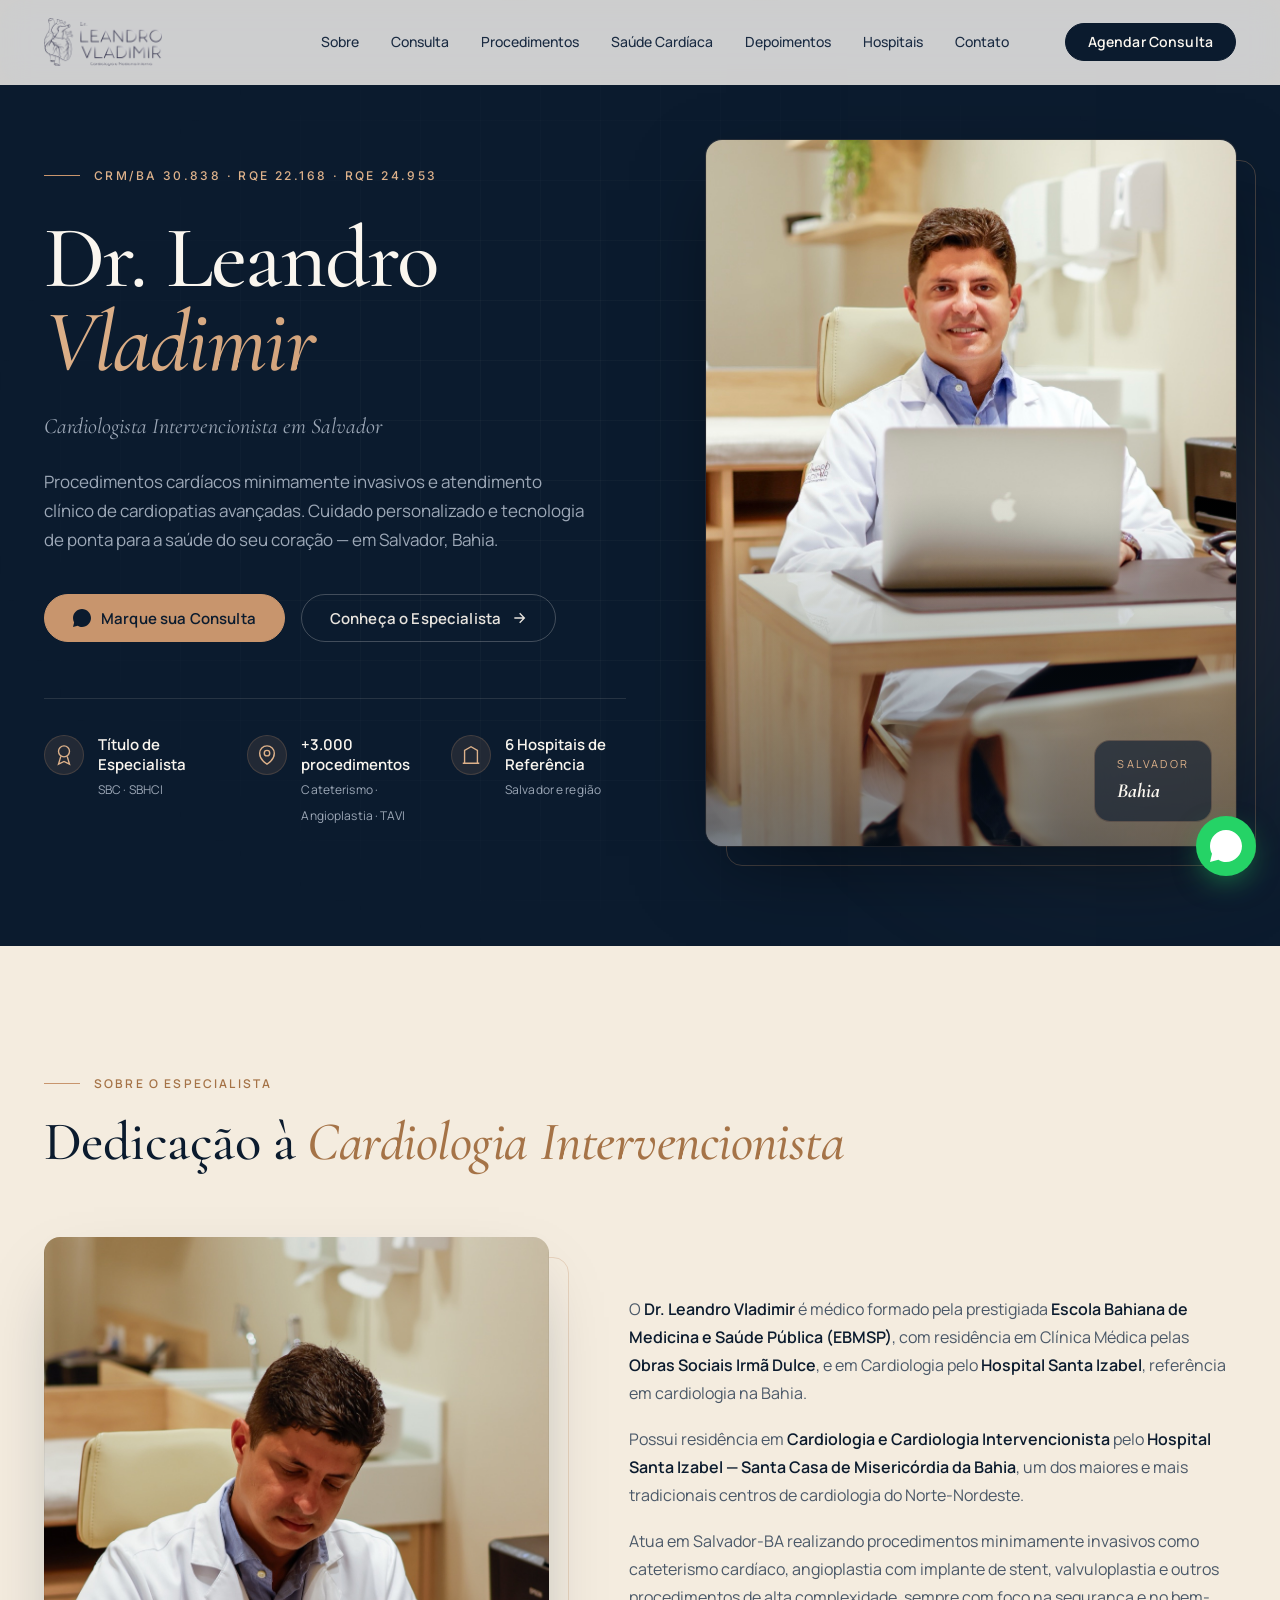
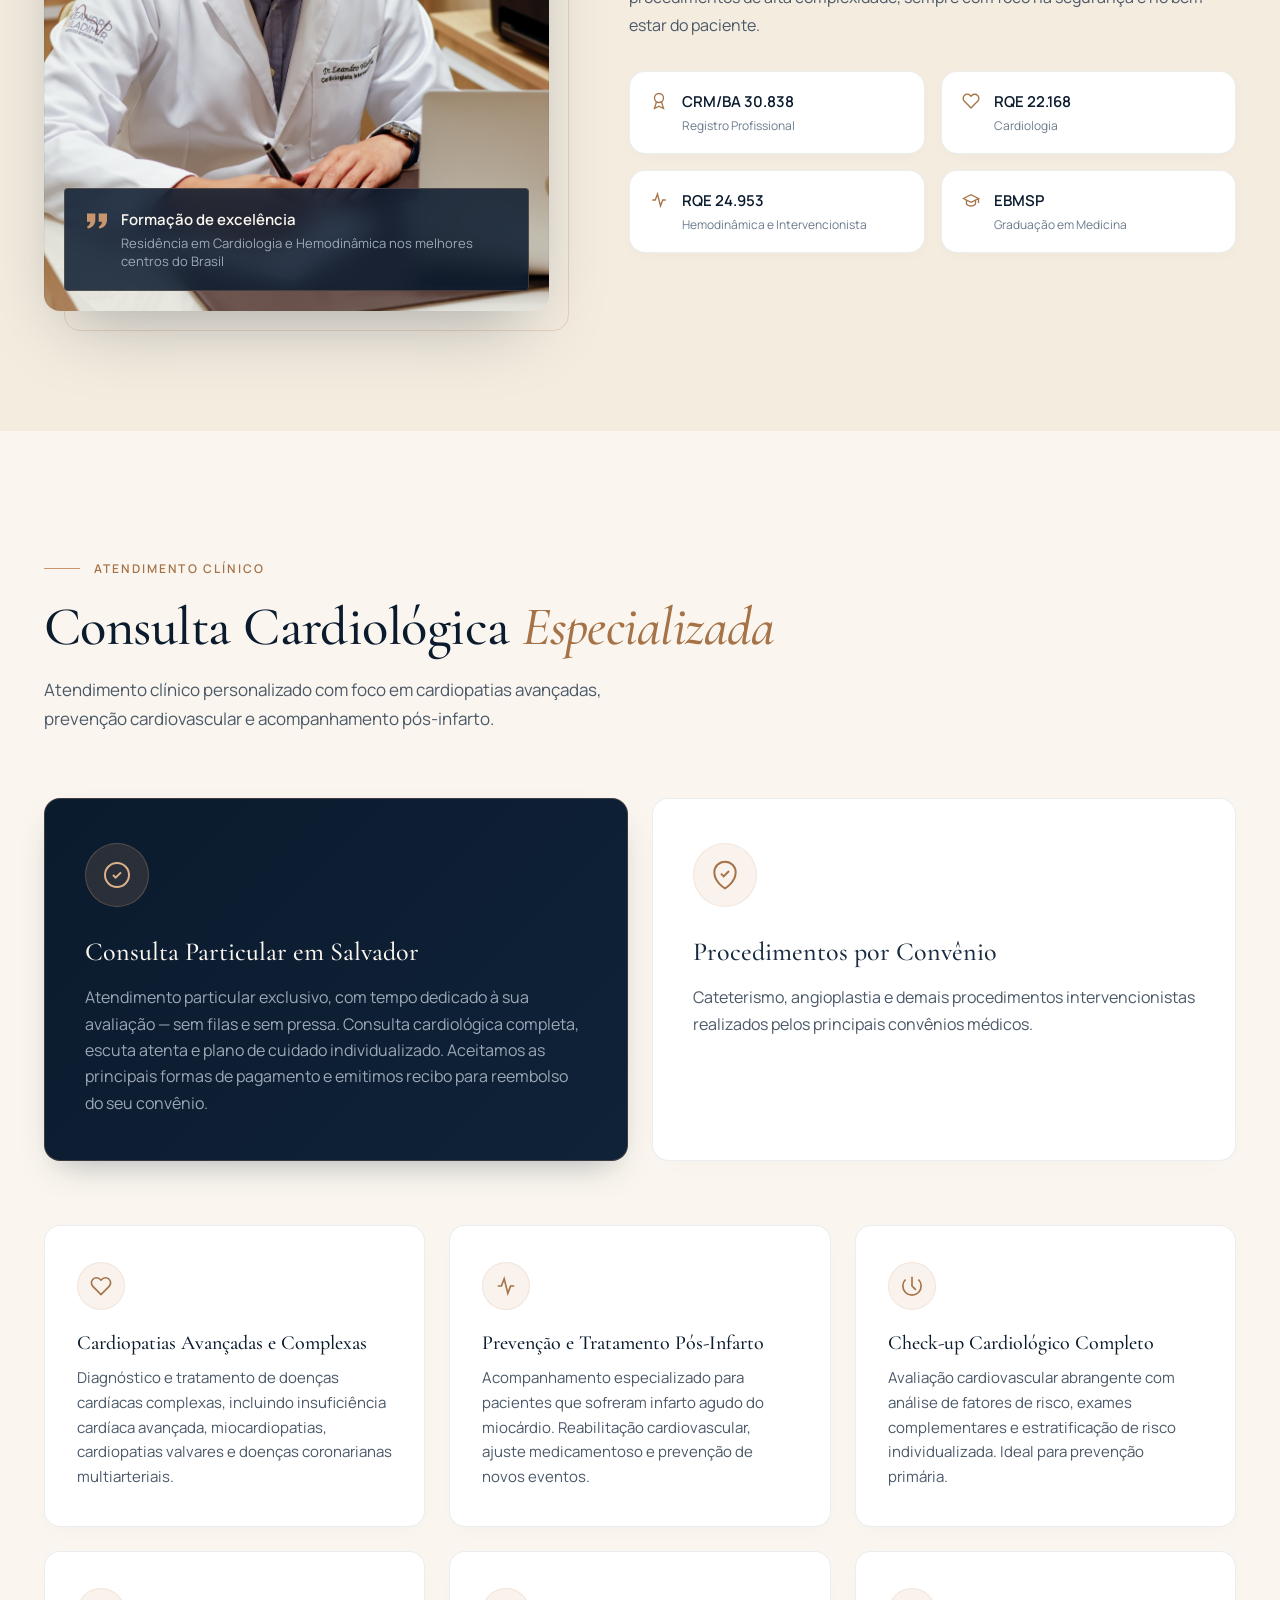
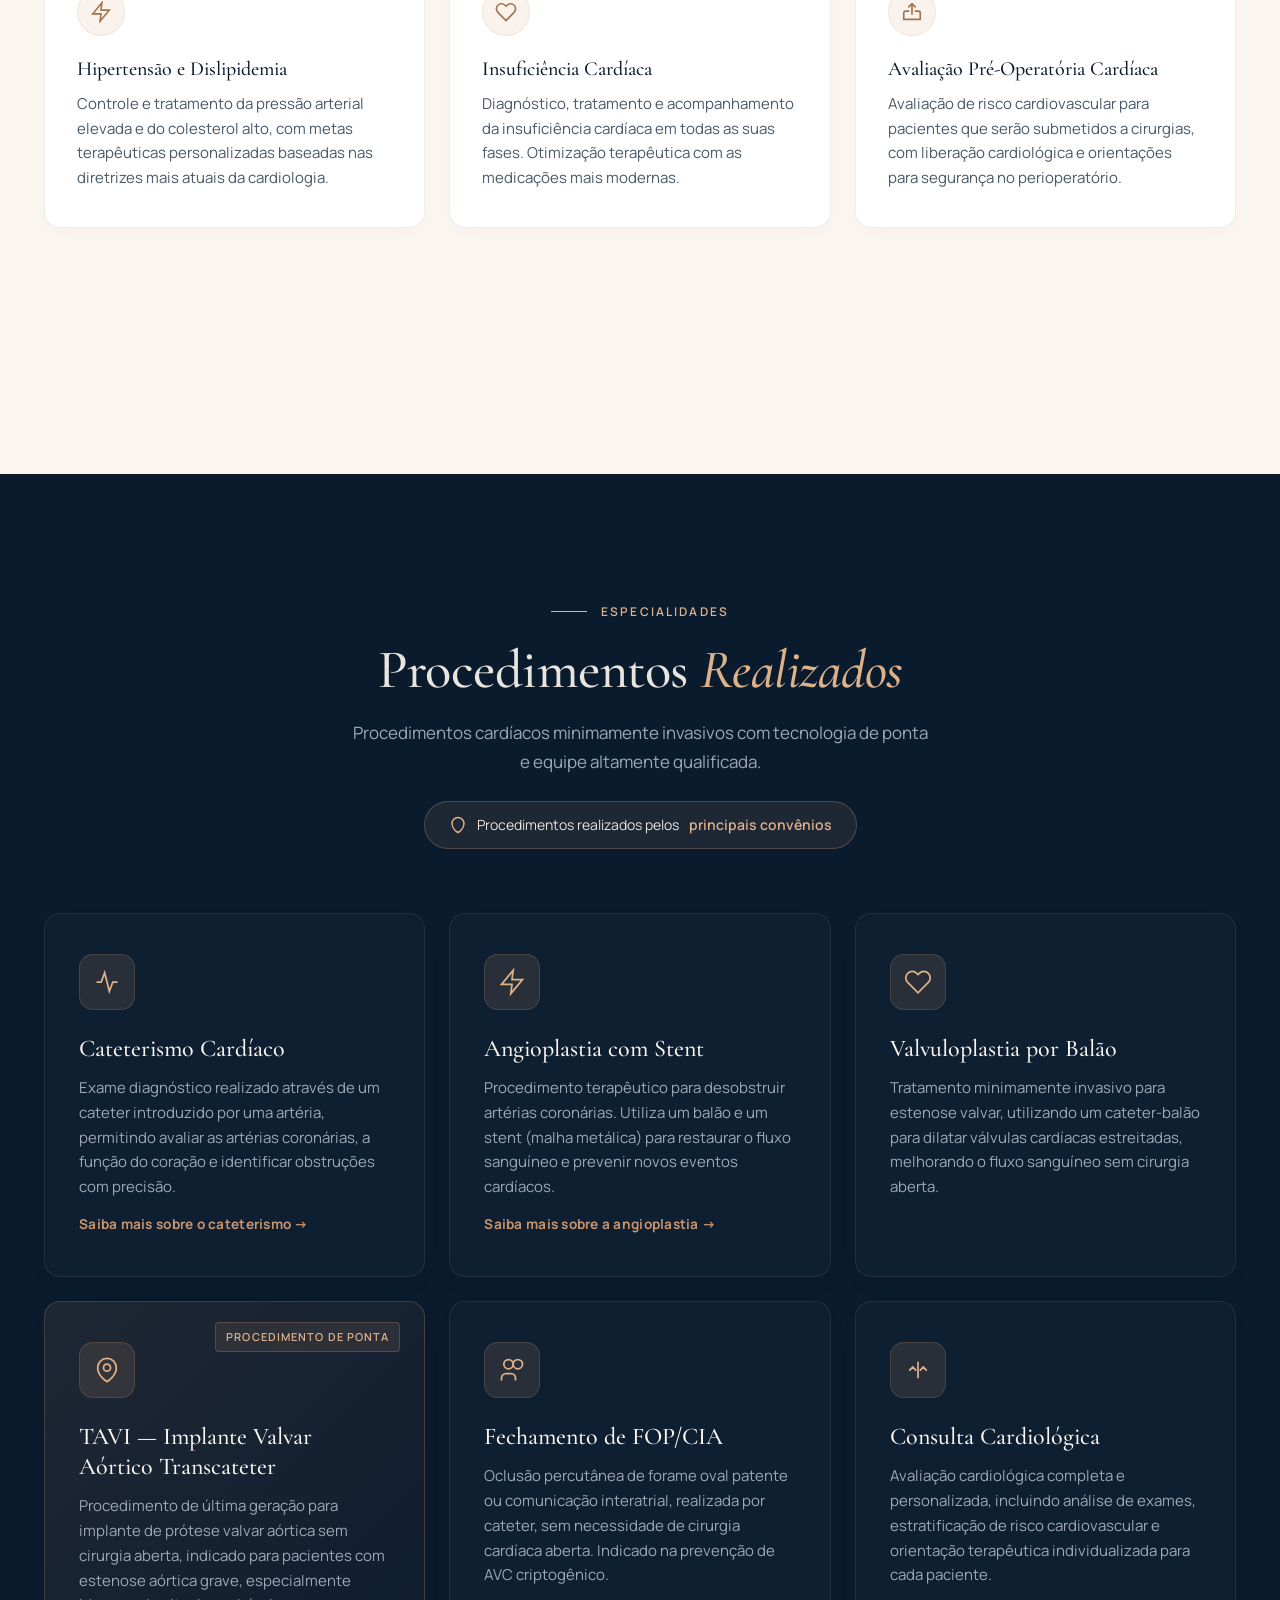
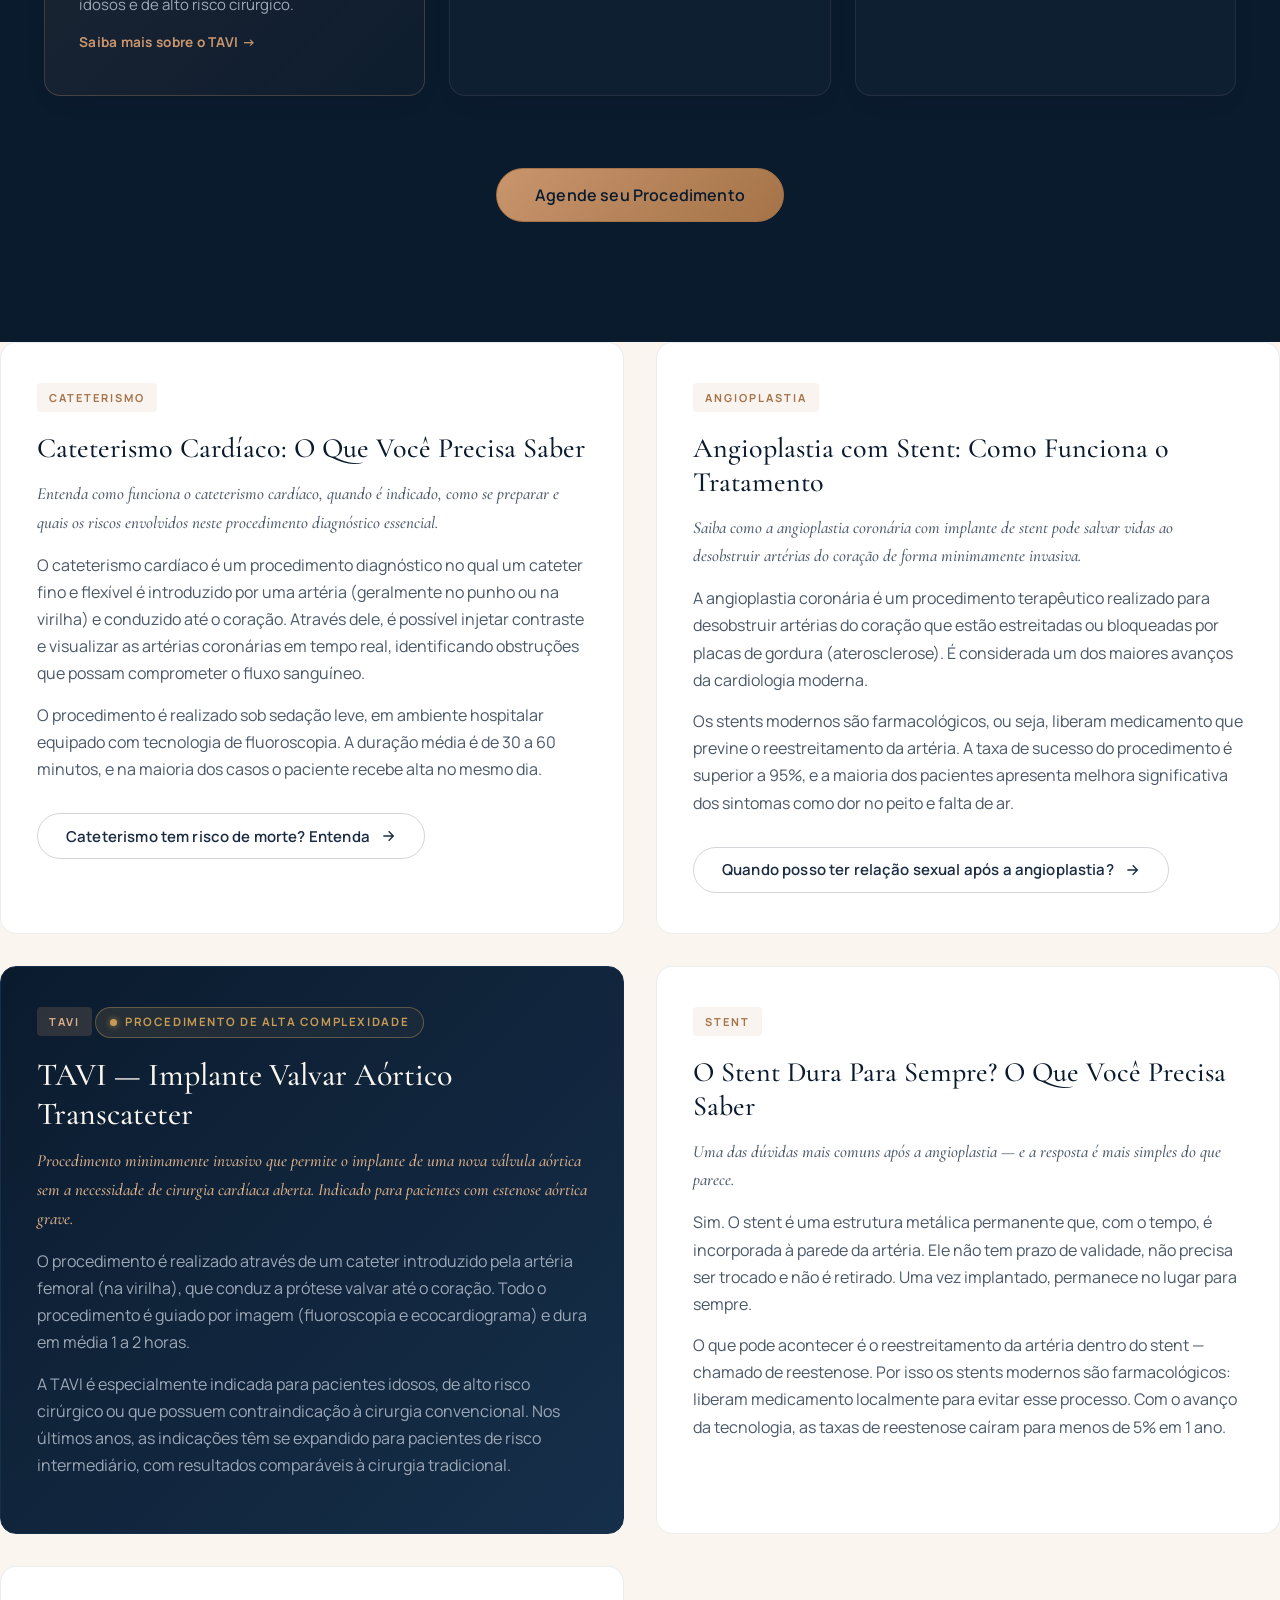
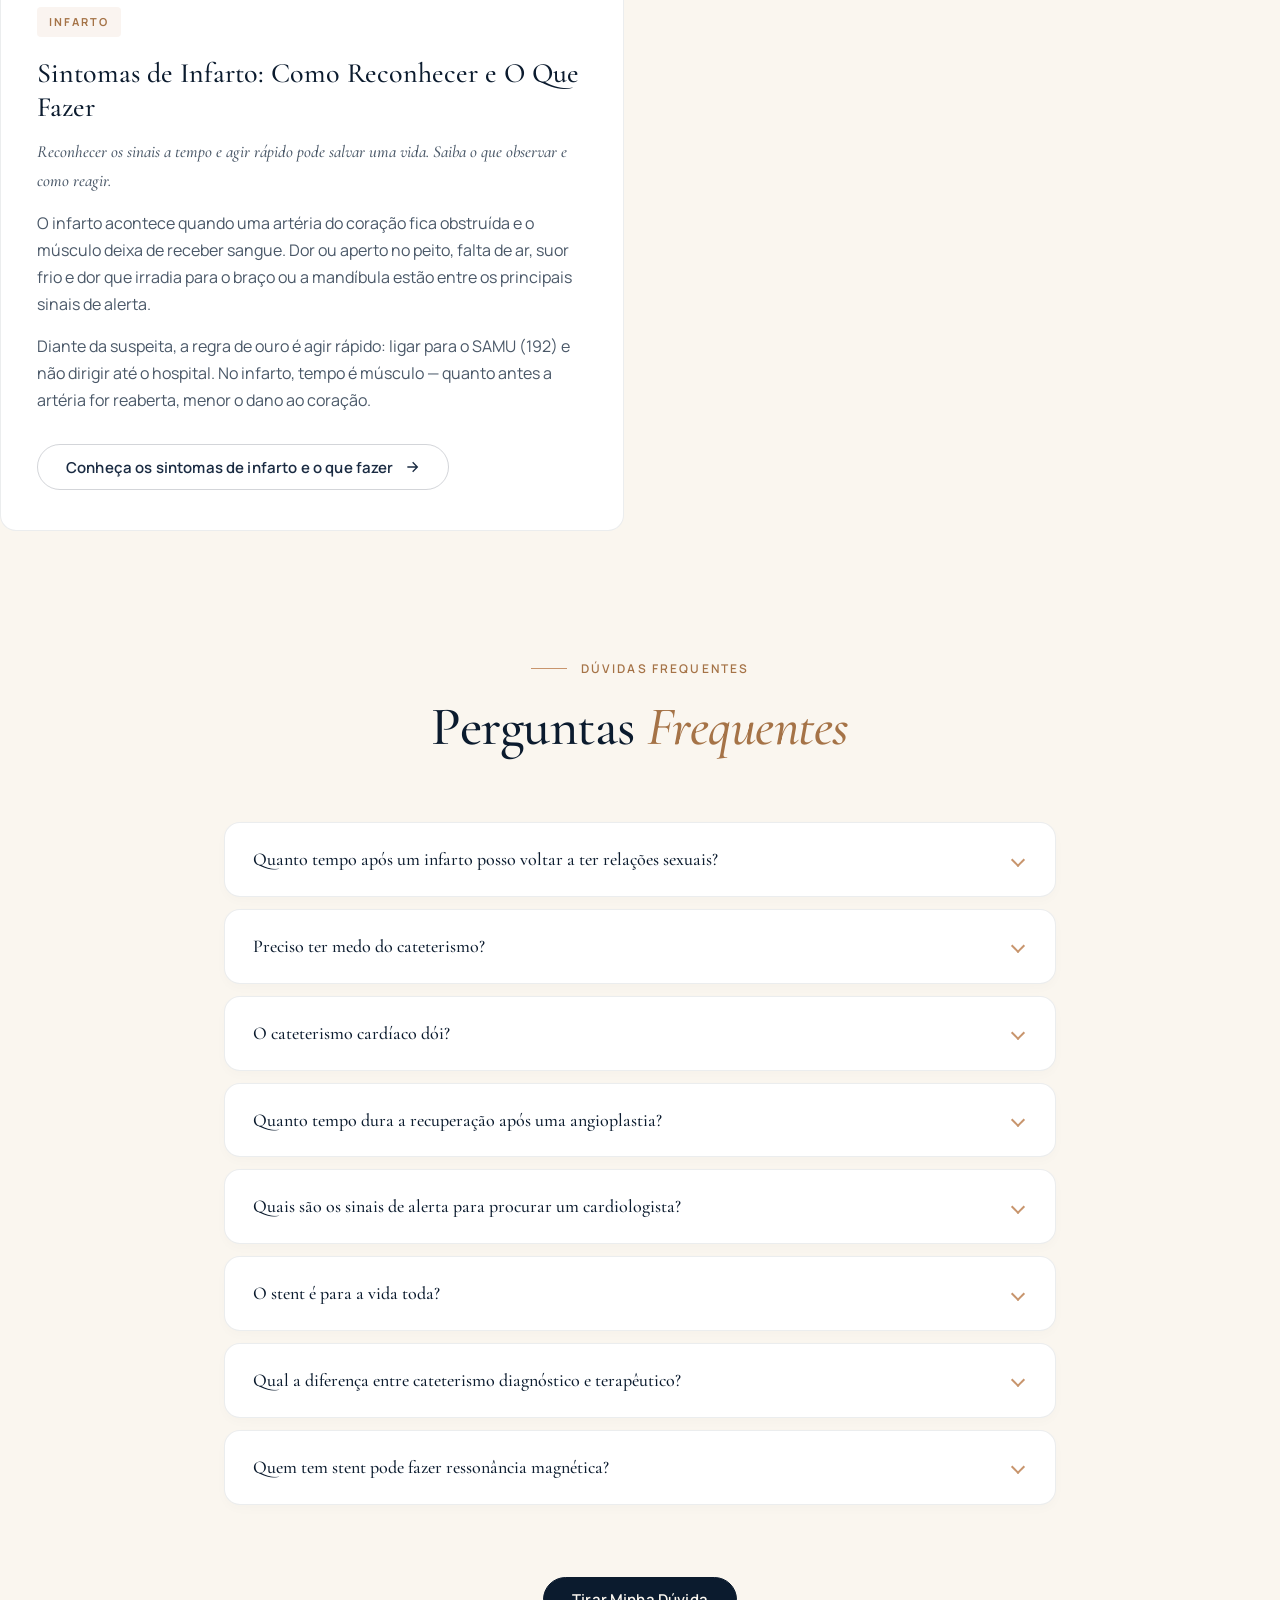
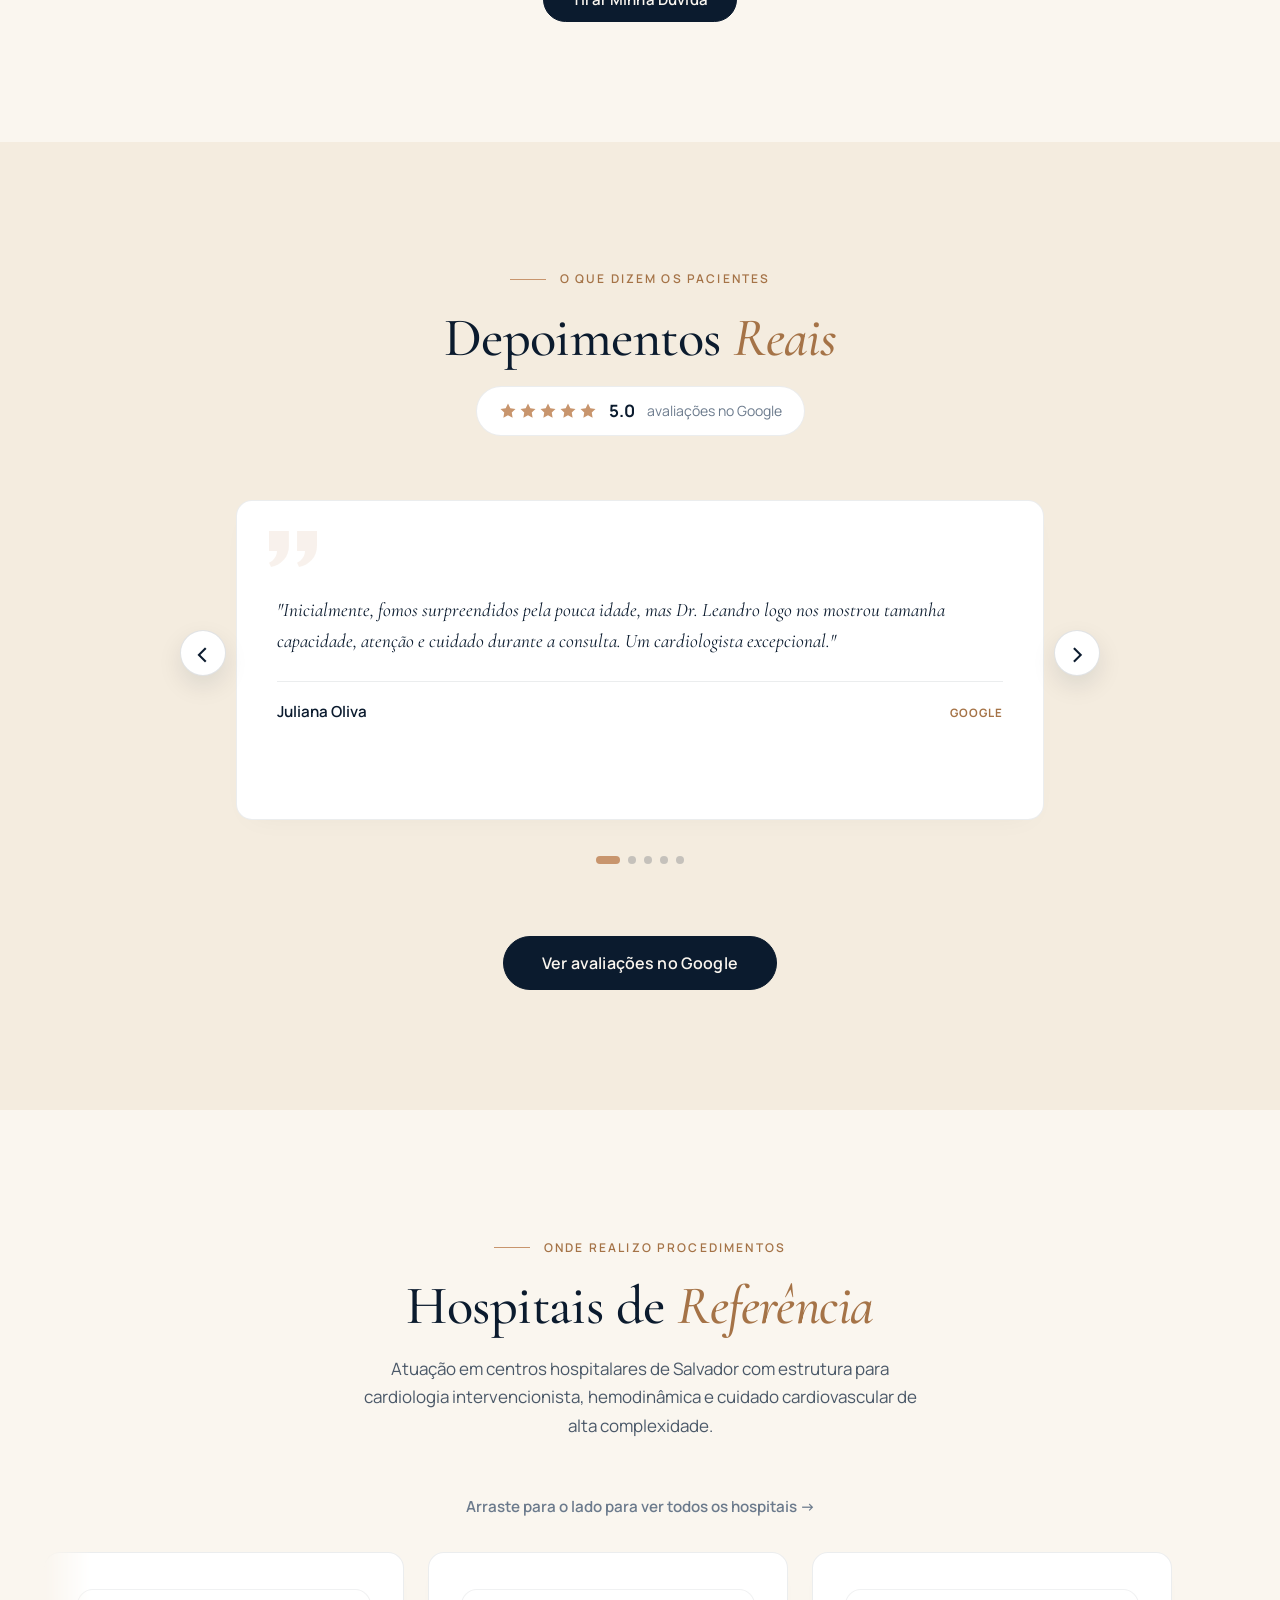
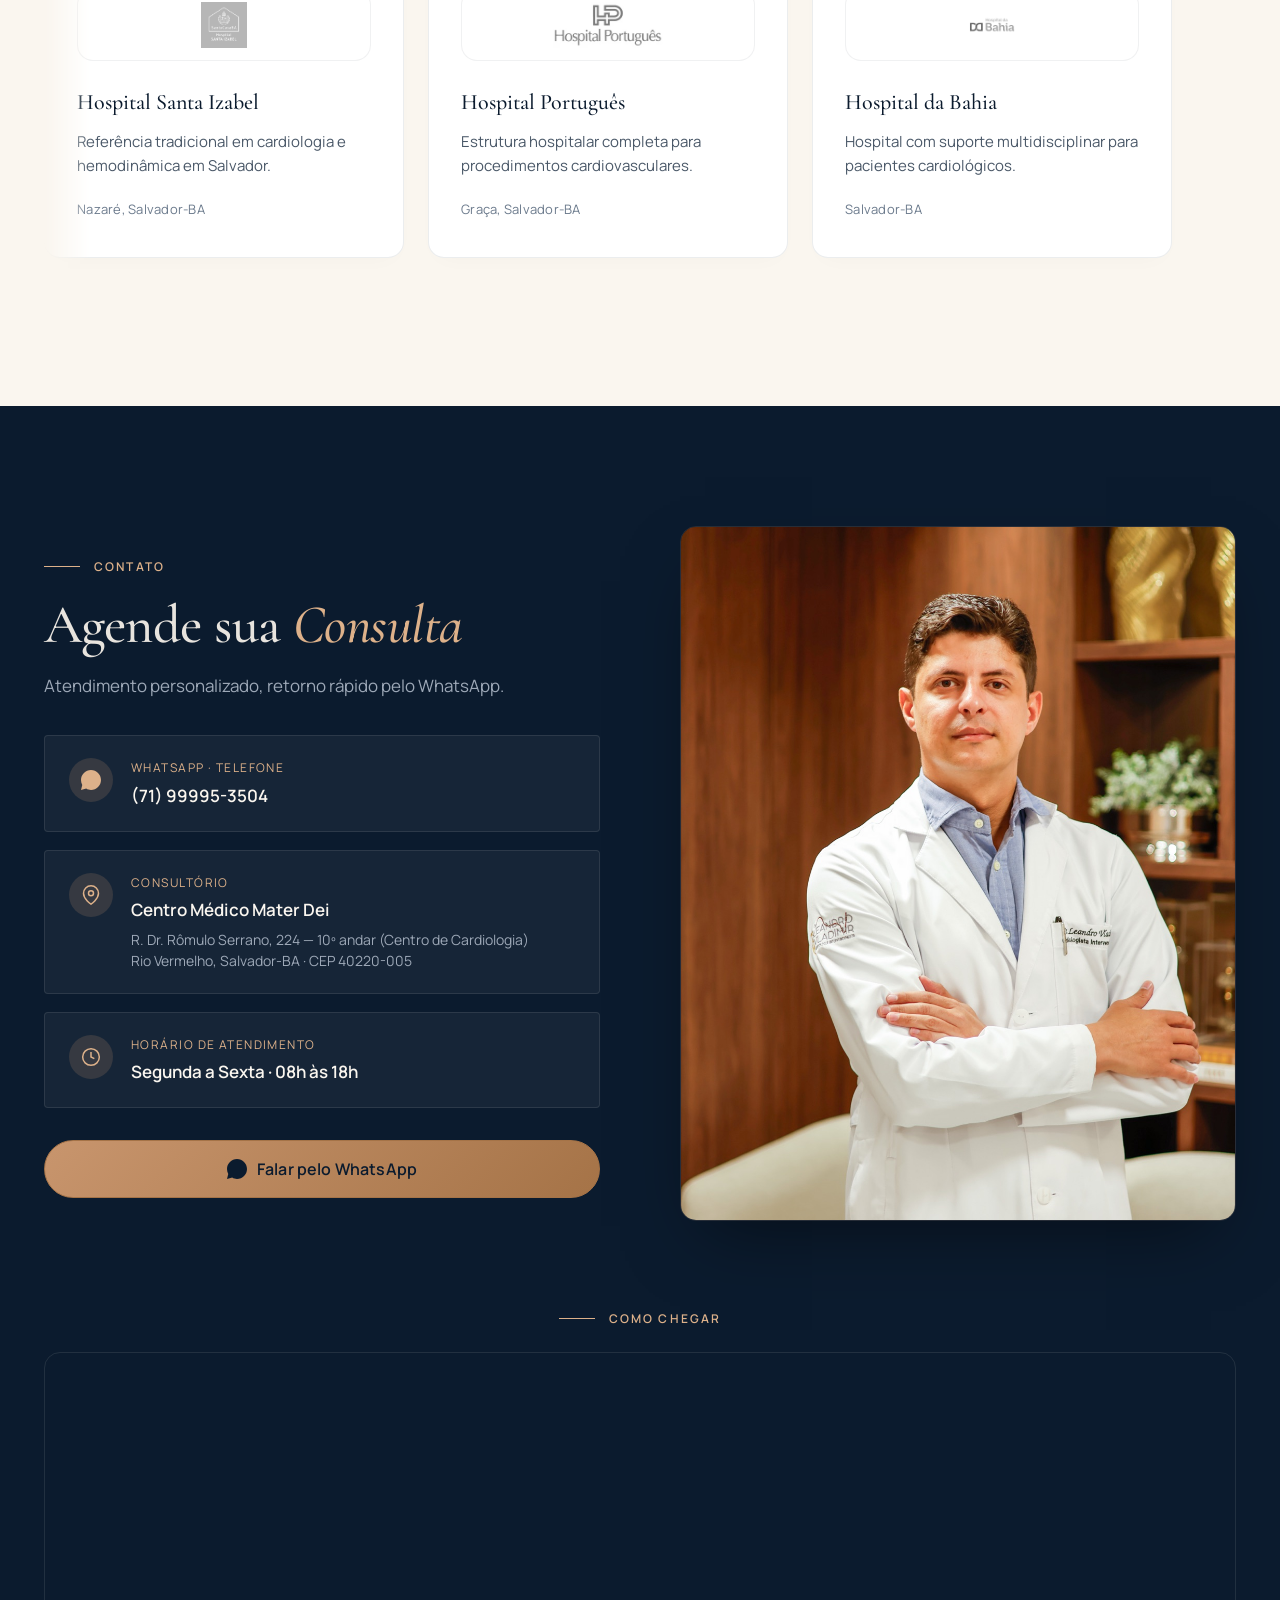
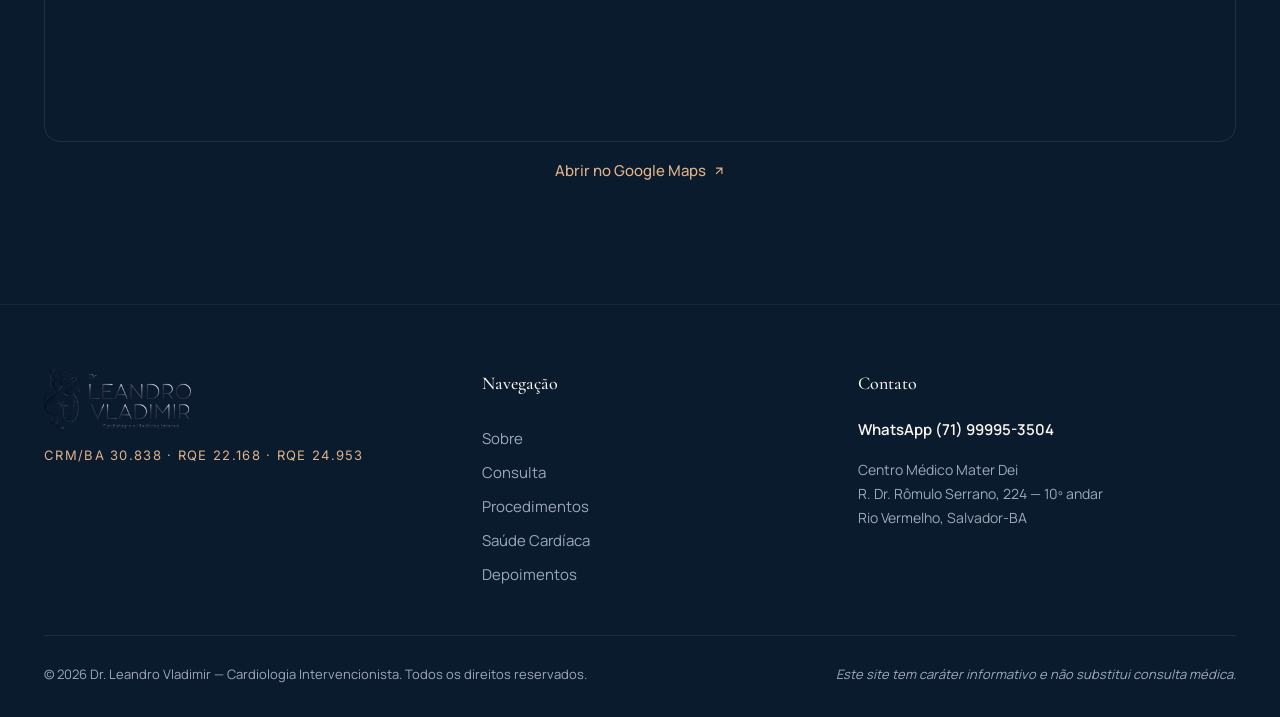
<file: index.html>
<!DOCTYPE html>
<html lang="pt-BR">
<head>
  <!-- Google Tag Manager -->
<script>(function(w,d,s,l,i){w[l]=w[l]||[];w[l].push({'gtm.start':
new Date().getTime(),event:'gtm.js'});var f=d.getElementsByTagName(s)[0],
j=d.createElement(s),dl=l!='dataLayer'?'&l='+l:'';j.async=true;j.src=
'https://www.googletagmanager.com/gtm.js?id='+i+dl;f.parentNode.insertBefore(j,f);
})(window,document,'script','dataLayer','GTM-55W7V7B9');</script>
<!-- End Google Tag Manager -->
  <meta name="google-site-verification" content="hsDJQoRtvmg2iB8SNoUefGodnDdkcECuTizp_cntVv4" />
  <meta charset="UTF-8" />
  <meta name="viewport" content="width=device-width, initial-scale=1.0" />
  <meta name="theme-color" content="#0B1B2E" />

  <!-- ========== SEO PRIMÁRIO ========== -->
  <title>Cardiologista em Salvador | Dr. Leandro Vladimir — Cateterismo e Angioplastia</title>
  <meta name="description" content="Cardiologista intervencionista em Salvador, BA. Especialista em cateterismo cardíaco, angioplastia e procedimentos do coração. Consulta particular com atendimento humanizado — agende pelo WhatsApp. CRM/BA 30.838." />
  <meta name="keywords" content="cardiologista Salvador, cardiologista intervencionista Salvador, cateterismo cardíaco Salvador, angioplastia Bahia, hemodinâmica Salvador, Dr. Leandro Vladimir, cardiologista Rio Vermelho Salvador, TAVI Salvador, stent Salvador" />
  <meta name="author" content="Dr. Leandro Vladimir" />
  <meta name="robots" content="index, follow, max-image-preview:large" />
  <link rel="canonical" href="https://leandrovladimir.com.br/" />
  <meta name="geo.region" content="BR-BA" />
  <meta name="geo.placename" content="Salvador" />
  <meta name="geo.position" content="-13.006640;-38.493758" />
  <meta name="ICBM" content="-13.006640, -38.493758" />

  <!-- ========== OPEN GRAPH (Facebook, WhatsApp, LinkedIn) ========== -->
  <meta property="og:type" content="website" />
  <meta property="og:url" content="https://leandrovladimir.com.br/" />
  <meta property="og:title" content="Dr. Leandro Vladimir | Cardiologista Intervencionista em Salvador" />
  <meta property="og:description" content="Especialista em procedimentos cardíacos minimamente invasivos. Atendimento personalizado com tecnologia de ponta em Salvador, BA. CRM/BA 30.838." />
  <meta property="og:image" content="https://leandrovladimir.com.br/images/consulta.jpg" />
  <meta property="og:image:width" content="1200" />
  <meta property="og:image:height" content="1800" />
  <meta property="og:locale" content="pt_BR" />
  <meta property="og:site_name" content="Dr. Leandro Vladimir — Cardiologia Intervencionista" />

  <!-- ========== TWITTER CARD ========== -->
  <meta name="twitter:card" content="summary_large_image" />
  <meta name="twitter:title" content="Dr. Leandro Vladimir | Cardiologista Intervencionista em Salvador" />
  <meta name="twitter:description" content="Cardiologista intervencionista em Salvador, BA. Especialista em cateterismo, angioplastia e TAVI." />
  <meta name="twitter:image" content="https://leandrovladimir.com.br/images/consulta.jpg" />

  <!-- ========== FAVICON ========== -->
  <link rel="icon" type="image/png" sizes="512x512" href="/images/favicon-512.png" />
  <link rel="icon" type="image/png" sizes="128x128" href="/images/favicon.png" />
  <link rel="apple-touch-icon" sizes="180x180" href="/images/apple-touch-icon.png" />

  <!-- ========== FONTES ========== -->
  <link rel="preconnect" href="https://fonts.googleapis.com" />
  <link rel="preconnect" href="https://fonts.gstatic.com" crossorigin />
  <link href="https://fonts.googleapis.com/css2?family=Cormorant+Garamond:ital,wght@0,400;0,500;0,600;0,700;1,400;1,500&family=Manrope:wght@300;400;500;600;700&family=Inter:wght@400;500;600&display=swap" rel="stylesheet" />

  <!-- ========== ESTILOS ========== -->
  <link rel="stylesheet" href="style.css" />

  <!-- ========== SCHEMA.ORG STRUCTURED DATA (Google Rich Results) ========== -->
  <script type="application/ld+json">
  {
    "@context": "https://schema.org",
    "@graph": [
      {
        "@type": "Physician",
        "@id": "https://leandrovladimir.com.br/#physician",
        "name": "Dr. Leandro Vladimir",
        "alternateName": "Dr. Leandro Vladimir Cavalcanti",
        "description": "Cardiologista intervencionista em Salvador, Bahia. Especialista em cateterismo cardíaco, angioplastia coronária, TAVI, valvuloplastia e procedimentos cardiovasculares minimamente invasivos.",
        "url": "https://leandrovladimir.com.br/",
        "image": "https://leandrovladimir.com.br/images/consulta.jpg",
        "telephone": "+55-71-99995-3504",
        "medicalSpecialty": ["Cardiology", "InterventionalCardiology"],
        "identifier": [
          { "@type": "PropertyValue", "name": "CRM", "value": "CRM/BA 30.838" },
          { "@type": "PropertyValue", "name": "RQE Cardiologia", "value": "RQE 22.168" },
          { "@type": "PropertyValue", "name": "RQE Hemodinâmica", "value": "RQE 24.953" }
        ],
        "alumniOf": [
          { "@type": "EducationalOrganization", "name": "Escola Bahiana de Medicina e Saúde Pública (EBMSP)" },
          { "@type": "EducationalOrganization", "name": "Hospital Santa Izabel — Santa Casa de Misericórdia da Bahia" },
          { "@type": "EducationalOrganization", "name": "Obras Sociais Irmã Dulce" }
        ],
        "address": {
          "@type": "PostalAddress",
          "streetAddress": "R. Dr. Rômulo Serrano, 224 — 10º andar, Centro de Cardiologia",
          "addressLocality": "Salvador",
          "addressRegion": "BA",
          "postalCode": "40220-005",
          "addressCountry": "BR"
        },
        "geo": { "@type": "GeoCoordinates", "latitude": -13.006640, "longitude": -38.493758 },
        "areaServed": [
          { "@type": "City", "name": "Salvador" },
          { "@type": "AdministrativeArea", "name": "Bahia" }
        ],
        "availableService": [
          { "@type": "MedicalProcedure", "name": "Cateterismo Cardíaco" },
          { "@type": "MedicalProcedure", "name": "Angioplastia Coronária com Stent" },
          { "@type": "MedicalProcedure", "name": "Valvuloplastia por Balão" },
          { "@type": "MedicalProcedure", "name": "TAVI — Implante Valvar Aórtico Transcateter" },
          { "@type": "MedicalProcedure", "name": "Fechamento Percutâneo de FOP/CIA" },
          { "@type": "MedicalProcedure", "name": "Consulta Cardiológica Especializada" }
        ]
      },
      {
        "@type": ["MedicalBusiness", "LocalBusiness"],
        "@id": "https://leandrovladimir.com.br/#business",
        "name": "Dr. Leandro Vladimir — Cardiologia Intervencionista",
        "image": "https://leandrovladimir.com.br/images/consulta.jpg",
        "url": "https://leandrovladimir.com.br/",
        "telephone": "+55-71-99995-3504",
        "priceRange": "$$$",
        "address": {
          "@type": "PostalAddress",
          "streetAddress": "R. Dr. Rômulo Serrano, 224 — 10º andar, Centro de Cardiologia",
          "addressLocality": "Salvador",
          "addressRegion": "BA",
          "postalCode": "40220-005",
          "addressCountry": "BR"
        },
        "geo": { "@type": "GeoCoordinates", "latitude": -13.006640, "longitude": -38.493758 },
        "openingHoursSpecification": [
          { "@type": "OpeningHoursSpecification", "dayOfWeek": ["Monday", "Tuesday", "Wednesday", "Thursday", "Friday"], "opens": "08:00", "closes": "18:00" }
        ],
        "aggregateRating": { "@type": "AggregateRating", "ratingValue": "5.0", "reviewCount": "40", "bestRating": "5" }
      },
      {
        "@type": "FAQPage",
        "@id": "https://leandrovladimir.com.br/#faq",
        "mainEntity": [
          { "@type": "Question", "name": "O cateterismo cardíaco dói?", "acceptedAnswer": { "@type": "Answer", "text": "Não. O procedimento é realizado sob sedação leve e anestesia local no local da punção. A maioria dos pacientes relata apenas uma sensação de pressão, sem dor significativa." } },
          { "@type": "Question", "name": "Quanto tempo dura a recuperação após uma angioplastia?", "acceptedAnswer": { "@type": "Answer", "text": "A recuperação inicial é rápida: alta hospitalar em 24 a 48 horas e retorno a atividades leves em poucos dias. Atividades físicas mais intensas podem ser retomadas após 1 a 2 semanas, com orientação individualizada." } },
          { "@type": "Question", "name": "Quais são os sinais de alerta para procurar um cardiologista?", "acceptedAnswer": { "@type": "Answer", "text": "Dor ou aperto no peito, falta de ar aos esforços, palpitações, desmaios, inchaço nas pernas e cansaço excessivo são sinais que merecem avaliação cardiológica especializada." } },
          { "@type": "Question", "name": "O stent é para a vida toda?", "acceptedAnswer": { "@type": "Answer", "text": "Sim. O stent é uma estrutura permanente que mantém a artéria aberta. Com o tempo, é incorporado à parede do vaso. O cuidado contínuo com fatores de risco e medicação é essencial para o sucesso a longo prazo." } }
        ]
      }
    ]
  }
  </script>



</head>

<body>
  <!-- Google Tag Manager (noscript) -->
<noscript><iframe src="https://www.googletagmanager.com/ns.html?id=GTM-55W7V7B9"
height="0" width="0" style="display:none;visibility:hidden"></iframe></noscript>
<!-- End Google Tag Manager (noscript) -->
  <!-- GTM noscript fallback -->
  <!-- <noscript><iframe src="https://www.googletagmanager.com/ns.html?id=GTM-55W7V7B9" height="0" width="0" style="display:none;visibility:hidden"></iframe></noscript> -->

  <!-- ============ HEADER / NAV ============ -->
  <header class="header" id="header">
    <div class="container header__inner">
      <a href="#hero" class="header__brand" aria-label="Dr. Leandro Vladimir — Início">
        <img src="/images/logo-header-dark.png" alt="Logo Dr. Leandro Vladimir" class="header__logo" width="240" height="98" />
      </a>
      <nav class="header__nav" aria-label="Navegação principal">
        <a href="#sobre">Sobre</a>
        <a href="#consulta">Consulta</a>
        <a href="#procedimentos">Procedimentos</a>
        <a href="#conteudo">Saúde Cardíaca</a>
        <a href="#depoimentos">Depoimentos</a>
        <a href="#hospitais">Hospitais</a>
        <a href="#contato">Contato</a>
      </nav>
      <a href="https://wa.me/5571999953504?text=Ol%C3%A1%2C%20Dr.%20Leandro.%20Gostaria%20de%20agendar%20uma%20consulta." class="btn btn--primary header__cta" data-track="header_cta_whatsapp" target="_blank" rel="noopener">
        Agendar Consulta
      </a>
      <button class="header__toggle" aria-label="Abrir menu" aria-expanded="false" id="navToggle">
        <span></span><span></span><span></span>
      </button>
    </div>
  </header>

  <!-- ============ HERO ============ -->
  <section class="hero" id="hero">
    <div class="hero__bg" aria-hidden="true">
      <div class="hero__grid"></div>
      <div class="hero__glow"></div>
    </div>
    <div class="container hero__inner">
      <div class="hero__content reveal">
        <p class="hero__eyebrow">
          <span class="eyebrow__line"></span>
          CRM/BA 30.838 · RQE 22.168 · RQE 24.953
        </p>
        <h1 class="hero__title">
          <span class="hero__title-1">Dr. Leandro</span>
          <span class="hero__title-2">Vladimir</span>
          <span class="sr-only">— Cardiologista Intervencionista em Salvador, Bahia. Especialista em cateterismo cardíaco e angioplastia.</span>
        </h1>
        <p class="hero__subtitle">Cardiologista Intervencionista em Salvador</p>
        <p class="hero__lede">
          Procedimentos cardíacos minimamente invasivos e atendimento clínico de cardiopatias avançadas. Cuidado personalizado e tecnologia de ponta para a saúde do seu coração — em Salvador, Bahia.
        </p>
        <div class="hero__actions">
          <a href="https://wa.me/5571999953504?text=Ol%C3%A1%2C%20Dr.%20Leandro.%20Gostaria%20de%20agendar%20uma%20consulta." class="btn btn--primary" data-track="hero_cta_whatsapp" target="_blank" rel="noopener">
            <svg xmlns="http://www.w3.org/2000/svg" width="18" height="18" viewBox="0 0 24 24" fill="currentColor" aria-hidden="true"><path d="M17.5 14.4c-.3-.2-1.8-.9-2-1-.3-.1-.5-.1-.7.1-.2.3-.7 1-.9 1.2-.2.2-.3.2-.6.1-1.5-.7-2.4-1.3-3.4-3-.3-.5.3-.4.7-1.4.1-.2 0-.4 0-.5-.1-.1-.7-1.6-.9-2.2-.2-.6-.5-.5-.7-.5h-.6c-.2 0-.5.1-.8.4-.3.3-1 1-1 2.4 0 1.4 1 2.8 1.2 3 .2.2 2.1 3.2 5 4.5.7.3 1.3.5 1.7.6.7.2 1.4.2 1.9.1.6-.1 1.8-.7 2-1.5.2-.7.2-1.4.2-1.5-.1-.2-.3-.2-.6-.4zM12 0C5.4 0 0 5.4 0 12c0 2.1.5 4.1 1.5 5.9L0 24l6.3-1.7C8 23.5 10 24 12 24c6.6 0 12-5.4 12-12S18.6 0 12 0z"/></svg>
            Marque sua Consulta
          </a>
          <a href="#sobre" class="btn btn--ghost" data-track="hero_cta_about">
            Conheça o Especialista
            <svg xmlns="http://www.w3.org/2000/svg" width="16" height="16" viewBox="0 0 24 24" fill="none" stroke="currentColor" stroke-width="2" aria-hidden="true"><path d="M5 12h14M13 5l7 7-7 7"/></svg>
          </a>
        </div>
        <ul class="hero__stats">
          <li>
            <span class="stat__icon">
              <svg xmlns="http://www.w3.org/2000/svg" width="22" height="22" viewBox="0 0 24 24" fill="none" stroke="currentColor" stroke-width="1.5" aria-hidden="true"><circle cx="12" cy="8" r="6"/><path d="M15.5 13.5L18 22l-6-3-6 3 2.5-8.5"/></svg>
            </span>
            <div>
              <strong>Título de Especialista</strong>
              <small>SBC · SBHCI</small>
            </div>
          </li>
          <li>
            <span class="stat__icon">
              <svg xmlns="http://www.w3.org/2000/svg" width="22" height="22" viewBox="0 0 24 24" fill="none" stroke="currentColor" stroke-width="1.5" aria-hidden="true"><path d="M12 22s-8-4.5-8-12a8 8 0 0116 0c0 7.5-8 12-8 12z"/><circle cx="12" cy="10" r="3"/></svg>
            </span>
            <div>
              <strong>+3.000 procedimentos</strong>
              <small>Cateterismo · Angioplastia · TAVI</small>
            </div>
          </li>
          <li>
            <span class="stat__icon">
              <svg xmlns="http://www.w3.org/2000/svg" width="22" height="22" viewBox="0 0 24 24" fill="none" stroke="currentColor" stroke-width="1.5" aria-hidden="true"><path d="M3 21h18M5 21V7l7-4 7 4v14M9 9h.01M9 12h.01M9 15h.01M15 9h.01M15 12h.01M15 15h.01"/></svg>
            </span>
            <div>
              <strong>6 Hospitais de Referência</strong>
              <small>Salvador e região</small>
            </div>
          </li>
        </ul>
      </div>
      <div class="hero__visual reveal" data-delay="200">
        <div class="hero__photo">
          <img src="/images/consulta.jpg" alt="Dr. Leandro Vladimir, cardiologista intervencionista em Salvador" width="600" height="900" loading="eager" fetchpriority="high" />
        </div>
        <div class="hero__badge">
          <span>Salvador</span>
          <strong>Bahia</strong>
        </div>
      </div>
    </div>
  </section>

  <!-- ============ SOBRE ============ -->
  <section class="section section--cream" id="sobre">
    <div class="container">
      <div class="section__head reveal">
        <span class="eyebrow"><span class="eyebrow__line"></span> Sobre o Especialista</span>
        <h2 class="section__title">Dedicação à <em>Cardiologia Intervencionista</em></h2>
      </div>
      <div class="about__grid">
        <div class="about__photo reveal">
          <img src="/images/sobre.jpg" data-fallbacks="/images/sobre.JPG,/images/sobre.jpeg,/images/sobre.JPEG,/images/Sobre.JPG,/images/Sobre.jpg" alt="Dr. Leandro Vladimir em atendimento no consultório em Salvador" width="600" height="900" loading="lazy" />
          <div class="about__quote">
            <svg xmlns="http://www.w3.org/2000/svg" width="20" height="20" viewBox="0 0 24 24" fill="currentColor" aria-hidden="true"><path d="M9.983 3v7.391c0 5.704-3.731 9.57-8.983 10.609l-.995-2.151c2.432-.917 3.995-3.638 3.995-5.849h-4v-10h9.983zm14.017 0v7.391c0 5.704-3.748 9.571-9 10.609l-.996-2.151c2.433-.917 3.996-3.638 3.996-5.849h-3.983v-10h9.983z"/></svg>
            <p>Formação de excelência<br/><small>Residência em Cardiologia e Hemodinâmica nos melhores centros do Brasil</small></p>
          </div>
        </div>
        <div class="about__text reveal" data-delay="150">
          <p>
            O <strong>Dr. Leandro Vladimir</strong> é médico formado pela prestigiada <strong>Escola Bahiana de Medicina e Saúde Pública (EBMSP)</strong>, com residência em Clínica Médica pelas <strong>Obras Sociais Irmã Dulce</strong>, e em Cardiologia pelo <strong>Hospital Santa Izabel</strong>, referência em cardiologia na Bahia.
          </p>
          <p>
            Possui residência em <strong>Cardiologia e Cardiologia Intervencionista</strong> pelo <strong>Hospital Santa Izabel — Santa Casa de Misericórdia da Bahia</strong>, um dos maiores e mais tradicionais centros de cardiologia do Norte-Nordeste.
          </p>
          <p>
            Atua em Salvador-BA realizando procedimentos minimamente invasivos como cateterismo cardíaco, angioplastia com implante de stent, valvuloplastia e outros procedimentos de alta complexidade, sempre com foco na segurança e no bem-estar do paciente.
          </p>
          <ul class="creds">
            <li>
              <svg xmlns="http://www.w3.org/2000/svg" width="18" height="18" viewBox="0 0 24 24" fill="none" stroke="currentColor" stroke-width="1.8" aria-hidden="true"><circle cx="12" cy="8" r="6"/><path d="M15.5 13.5L18 22l-6-3-6 3 2.5-8.5"/></svg>
              <div><strong>CRM/BA 30.838</strong><small>Registro Profissional</small></div>
            </li>
            <li>
              <svg xmlns="http://www.w3.org/2000/svg" width="18" height="18" viewBox="0 0 24 24" fill="none" stroke="currentColor" stroke-width="1.8" aria-hidden="true"><path d="M20.84 4.61a5.5 5.5 0 00-7.78 0L12 5.67l-1.06-1.06a5.5 5.5 0 00-7.78 7.78l1.06 1.06L12 21.23l7.78-7.78 1.06-1.06a5.5 5.5 0 000-7.78z"/></svg>
              <div><strong>RQE 22.168</strong><small>Cardiologia</small></div>
            </li>
            <li>
              <svg xmlns="http://www.w3.org/2000/svg" width="18" height="18" viewBox="0 0 24 24" fill="none" stroke="currentColor" stroke-width="1.8" aria-hidden="true"><polyline points="3 12 7 12 10 4 14 20 17 12 21 12"/></svg>
              <div><strong>RQE 24.953</strong><small>Hemodinâmica e Intervencionista</small></div>
            </li>
            <li>
              <svg xmlns="http://www.w3.org/2000/svg" width="18" height="18" viewBox="0 0 24 24" fill="none" stroke="currentColor" stroke-width="1.8" aria-hidden="true"><path d="M22 10v6M2 10l10-5 10 5-10 5z"/><path d="M6 12v5c0 1.66 4.03 3 6 3s6-1.34 6-3v-5"/></svg>
              <div><strong>EBMSP</strong><small>Graduação em Medicina</small></div>
            </li>
          </ul>
        </div>
      </div>
    </div>
  </section>

  <!-- ============ CONSULTA ============ -->
  <section class="section" id="consulta">
    <div class="container">
      <div class="section__head reveal">
        <span class="eyebrow"><span class="eyebrow__line"></span> Atendimento Clínico</span>
        <h2 class="section__title">Consulta Cardiológica <em>Especializada</em></h2>
        <p class="section__lede">Atendimento clínico personalizado com foco em cardiopatias avançadas, prevenção cardiovascular e acompanhamento pós-infarto.</p>
      </div>

      <div class="consulta__modes">
        <article class="consulta__mode consulta__mode--dark reveal">
          <div class="mode__icon">
            <svg xmlns="http://www.w3.org/2000/svg" width="32" height="32" viewBox="0 0 24 24" fill="none" stroke="currentColor" stroke-width="1.5" aria-hidden="true"><path d="M9 12l2 2 4-4"/><path d="M21 12c0 4.97-4.03 9-9 9s-9-4.03-9-9 4.03-9 9-9 9 4.03 9 9z"/></svg>
          </div>
          <h3>Consulta Particular em Salvador</h3>
          <p>Atendimento particular exclusivo, com tempo dedicado à sua avaliação — sem filas e sem pressa. Consulta cardiológica completa, escuta atenta e plano de cuidado individualizado. Aceitamos as principais formas de pagamento e emitimos recibo para reembolso do seu convênio.</p>
        </article>
        <article class="consulta__mode reveal" data-delay="100">
          <div class="mode__icon">
            <svg xmlns="http://www.w3.org/2000/svg" width="32" height="32" viewBox="0 0 24 24" fill="none" stroke="currentColor" stroke-width="1.5" aria-hidden="true"><path d="M12 22s-8-4.5-8-12a8 8 0 0116 0c0 7.5-8 12-8 12z"/><path d="M9 11l2 2 4-4"/></svg>
          </div>
          <h3>Procedimentos por Convênio</h3>
          <p>Cateterismo, angioplastia e demais procedimentos intervencionistas realizados pelos principais convênios médicos.</p>
        </article>
      </div>

      <div class="consulta__cards">
        <article class="card reveal">
          <div class="card__icon"><svg xmlns="http://www.w3.org/2000/svg" width="22" height="22" viewBox="0 0 24 24" fill="none" stroke="currentColor" stroke-width="1.8"><path d="M20.84 4.61a5.5 5.5 0 00-7.78 0L12 5.67l-1.06-1.06a5.5 5.5 0 00-7.78 7.78l1.06 1.06L12 21.23l7.78-7.78 1.06-1.06a5.5 5.5 0 000-7.78z"/></svg></div>
          <h4>Cardiopatias Avançadas e Complexas</h4>
          <p>Diagnóstico e tratamento de doenças cardíacas complexas, incluindo insuficiência cardíaca avançada, miocardiopatias, cardiopatias valvares e doenças coronarianas multiarteriais.</p>
        </article>
        <article class="card reveal" data-delay="100">
          <div class="card__icon"><svg xmlns="http://www.w3.org/2000/svg" width="22" height="22" viewBox="0 0 24 24" fill="none" stroke="currentColor" stroke-width="1.8"><polyline points="3 12 7 12 10 4 14 20 17 12 21 12"/></svg></div>
          <h4>Prevenção e Tratamento Pós-Infarto</h4>
          <p>Acompanhamento especializado para pacientes que sofreram infarto agudo do miocárdio. Reabilitação cardiovascular, ajuste medicamentoso e prevenção de novos eventos.</p>
        </article>
        <article class="card reveal" data-delay="200">
          <div class="card__icon"><svg xmlns="http://www.w3.org/2000/svg" width="22" height="22" viewBox="0 0 24 24" fill="none" stroke="currentColor" stroke-width="1.8"><path d="M4.93 4.93a10 10 0 1014.14 0M12 2v10l4.24 4.24"/></svg></div>
          <h4>Check-up Cardiológico Completo</h4>
          <p>Avaliação cardiovascular abrangente com análise de fatores de risco, exames complementares e estratificação de risco individualizada. Ideal para prevenção primária.</p>
        </article>
        <article class="card reveal" data-delay="300">
          <div class="card__icon"><svg xmlns="http://www.w3.org/2000/svg" width="22" height="22" viewBox="0 0 24 24" fill="none" stroke="currentColor" stroke-width="1.8"><path d="M13 2L3 14h9l-1 8 10-12h-9l1-8z"/></svg></div>
          <h4>Hipertensão e Dislipidemia</h4>
          <p>Controle e tratamento da pressão arterial elevada e do colesterol alto, com metas terapêuticas personalizadas baseadas nas diretrizes mais atuais da cardiologia.</p>
        </article>
        <article class="card reveal" data-delay="400">
          <div class="card__icon"><svg xmlns="http://www.w3.org/2000/svg" width="22" height="22" viewBox="0 0 24 24" fill="none" stroke="currentColor" stroke-width="1.8"><path d="M20.84 4.61a5.5 5.5 0 00-7.78 0L12 5.67l-1.06-1.06a5.5 5.5 0 00-7.78 7.78l1.06 1.06L12 21.23l7.78-7.78 1.06-1.06a5.5 5.5 0 000-7.78z"/></svg></div>
          <h4>Insuficiência Cardíaca</h4>
          <p>Diagnóstico, tratamento e acompanhamento da insuficiência cardíaca em todas as suas fases. Otimização terapêutica com as medicações mais modernas.</p>
        </article>
        <article class="card reveal" data-delay="500">
          <div class="card__icon"><svg xmlns="http://www.w3.org/2000/svg" width="22" height="22" viewBox="0 0 24 24" fill="none" stroke="currentColor" stroke-width="1.8"><path d="M9 11H5a2 2 0 00-2 2v7h18v-7a2 2 0 00-2-2h-4M12 3v12M8 7l4-4 4 4"/></svg></div>
          <h4>Avaliação Pré-Operatória Cardíaca</h4>
          <p>Avaliação de risco cardiovascular para pacientes que serão submetidos a cirurgias, com liberação cardiológica e orientações para segurança no perioperatório.</p>
        </article>
      </div>

      <div class="section__cta reveal">
        <a href="https://wa.me/5571999953504?text=Ol%C3%A1%2C%20Dr.%20Leandro.%20Gostaria%20de%20agendar%20uma%20consulta%20particular." class="btn btn--primary btn--large" data-track="consulta_cta_whatsapp" target="_blank" rel="noopener">
          Agendar Consulta Particular
        </a>
      </div>
    </div>
  </section>

  <!-- ============ PROCEDIMENTOS ============ -->
  <section class="section section--dark" id="procedimentos">
    <div class="container">
      <div class="section__head section__head--center reveal">
        <span class="eyebrow eyebrow--light"><span class="eyebrow__line"></span> Especialidades</span>
        <h2 class="section__title section__title--light">Procedimentos <em>Realizados</em></h2>
        <p class="section__lede section__lede--light">Procedimentos cardíacos minimamente invasivos com tecnologia de ponta e equipe altamente qualificada.</p>
        <div class="conv-badge">
          <svg xmlns="http://www.w3.org/2000/svg" width="18" height="18" viewBox="0 0 24 24" fill="none" stroke="currentColor" stroke-width="2"><path d="M12 22s-8-4.5-8-12a8 8 0 0116 0c0 7.5-8 12-8 12z"/></svg>
          Procedimentos realizados pelos <strong>principais convênios</strong>
        </div>
      </div>

      <div class="procs__grid">
        <article class="proc reveal">
          <div class="proc__icon">
            <svg xmlns="http://www.w3.org/2000/svg" width="28" height="28" viewBox="0 0 24 24" fill="none" stroke="currentColor" stroke-width="1.5"><polyline points="3 12 7 12 10 4 14 20 17 12 21 12"/></svg>
          </div>
          <h3>Cateterismo Cardíaco</h3>
          <p>Exame diagnóstico realizado através de um cateter introduzido por uma artéria, permitindo avaliar as artérias coronárias, a função do coração e identificar obstruções com precisão.</p>
          <a href="/cateterismo-cardiaco/" class="proc__link">Saiba mais sobre o cateterismo →</a>
        </article>
        <article class="proc reveal" data-delay="100">
          <div class="proc__icon">
            <svg xmlns="http://www.w3.org/2000/svg" width="28" height="28" viewBox="0 0 24 24" fill="none" stroke="currentColor" stroke-width="1.5"><path d="M13 2L3 14h9l-1 8 10-12h-9l1-8z"/></svg>
          </div>
          <h3>Angioplastia com Stent</h3>
          <p>Procedimento terapêutico para desobstruir artérias coronárias. Utiliza um balão e um stent (malha metálica) para restaurar o fluxo sanguíneo e prevenir novos eventos cardíacos.</p>
          <a href="/angioplastia/" class="proc__link">Saiba mais sobre a angioplastia →</a>
        </article>
        <article class="proc reveal" data-delay="200">
          <div class="proc__icon">
            <svg xmlns="http://www.w3.org/2000/svg" width="28" height="28" viewBox="0 0 24 24" fill="none" stroke="currentColor" stroke-width="1.5"><path d="M20.84 4.61a5.5 5.5 0 00-7.78 0L12 5.67l-1.06-1.06a5.5 5.5 0 00-7.78 7.78l1.06 1.06L12 21.23l7.78-7.78 1.06-1.06a5.5 5.5 0 000-7.78z"/></svg>
          </div>
          <h3>Valvuloplastia por Balão</h3>
          <p>Tratamento minimamente invasivo para estenose valvar, utilizando um cateter-balão para dilatar válvulas cardíacas estreitadas, melhorando o fluxo sanguíneo sem cirurgia aberta.</p>
        </article>
        <article class="proc reveal proc--feature">
          <div class="proc__tag">Procedimento de ponta</div>
          <div class="proc__icon">
            <svg xmlns="http://www.w3.org/2000/svg" width="28" height="28" viewBox="0 0 24 24" fill="none" stroke="currentColor" stroke-width="1.5"><path d="M12 22s-8-4.5-8-12a8 8 0 0116 0c0 7.5-8 12-8 12z"/><circle cx="12" cy="10" r="3"/></svg>
          </div>
          <h3>TAVI — Implante Valvar Aórtico Transcateter</h3>
          <p>Procedimento de última geração para implante de prótese valvar aórtica sem cirurgia aberta, indicado para pacientes com estenose aórtica grave, especialmente idosos e de alto risco cirúrgico.</p>
          <a href="/tavi/" class="proc__link">Saiba mais sobre o TAVI →</a>
        </article>
        <article class="proc reveal" data-delay="100">
          <div class="proc__icon">
            <svg xmlns="http://www.w3.org/2000/svg" width="28" height="28" viewBox="0 0 24 24" fill="none" stroke="currentColor" stroke-width="1.5"><circle cx="9" cy="7" r="4"/><path d="M3 21v-2a4 4 0 014-4h4a4 4 0 014 4v2"/><circle cx="17" cy="7" r="4"/></svg>
          </div>
          <h3>Fechamento de FOP/CIA</h3>
          <p>Oclusão percutânea de forame oval patente ou comunicação interatrial, realizada por cateter, sem necessidade de cirurgia cardíaca aberta. Indicado na prevenção de AVC criptogênico.</p>
        </article>
        <article class="proc reveal" data-delay="200">
          <div class="proc__icon">
            <svg xmlns="http://www.w3.org/2000/svg" width="28" height="28" viewBox="0 0 24 24" fill="none" stroke="currentColor" stroke-width="1.5"><path d="M4.5 12.5l3-3 3 3M19.5 12.5l-3-3-3 3"/><path d="M12 5v14"/></svg>
          </div>
          <h3>Consulta Cardiológica</h3>
          <p>Avaliação cardiológica completa e personalizada, incluindo análise de exames, estratificação de risco cardiovascular e orientação terapêutica individualizada para cada paciente.</p>
        </article>
      </div>

      <div class="section__cta reveal">
        <a href="https://wa.me/5571999953504?text=Ol%C3%A1%2C%20Dr.%20Leandro.%20Gostaria%20de%20agendar%20um%20procedimento." class="btn btn--copper btn--large" data-track="procs_cta_whatsapp" target="_blank" rel="noopener">
          Agende seu Procedimento
        </a>
      </div>
    </div>
  </section>

  <!-- ============ CONTEÚDO EDUCATIVO ============ -->
  <div class="articles" id="conteudo" style="display: grid; grid-template-columns: 1fr 1fr; gap: 32px; scroll-margin-top: 100px;">

  <!-- ARTIGO 1: Cateterismo -->
  <article class="article reveal">
    <div class="article__tag">Cateterismo</div>
    <h3>Cateterismo Cardíaco: O Que Você Precisa Saber</h3>
    <p class="article__lede">Entenda como funciona o cateterismo cardíaco, quando é indicado, como se preparar e quais os riscos envolvidos neste procedimento diagnóstico essencial.</p>
    <p>O cateterismo cardíaco é um procedimento diagnóstico no qual um cateter fino e flexível é introduzido por uma artéria (geralmente no punho ou na virilha) e conduzido até o coração. Através dele, é possível injetar contraste e visualizar as artérias coronárias em tempo real, identificando obstruções que possam comprometer o fluxo sanguíneo.</p>
    <p>O procedimento é realizado sob sedação leve, em ambiente hospitalar equipado com tecnologia de fluoroscopia. A duração média é de 30 a 60 minutos, e na maioria dos casos o paciente recebe alta no mesmo dia.</p>
    <a href="/cateterismo-risco-de-morte/" class="btn btn--ghost" style="margin-top: 16px; display: inline-flex;">
      Cateterismo tem risco de morte? Entenda
      <svg xmlns="http://www.w3.org/2000/svg" width="16" height="16" viewBox="0 0 24 24" fill="none" stroke="currentColor" stroke-width="2"><path d="M5 12h14M13 5l7 7-7 7"/></svg>
    </a>
  </article>

  <!-- ARTIGO 2: Angioplastia -->
  <article class="article reveal" data-delay="100">
    <div class="article__tag">Angioplastia</div>
    <h3>Angioplastia com Stent: Como Funciona o Tratamento</h3>
    <p class="article__lede">Saiba como a angioplastia coronária com implante de stent pode salvar vidas ao desobstruir artérias do coração de forma minimamente invasiva.</p>
    <p>A angioplastia coronária é um procedimento terapêutico realizado para desobstruir artérias do coração que estão estreitadas ou bloqueadas por placas de gordura (aterosclerose). É considerada um dos maiores avanços da cardiologia moderna.</p>
    <p>Os stents modernos são farmacológicos, ou seja, liberam medicamento que previne o reestreitamento da artéria. A taxa de sucesso do procedimento é superior a 95%, e a maioria dos pacientes apresenta melhora significativa dos sintomas como dor no peito e falta de ar.</p>
    <a href="/sexo-apos-angioplastia/" class="btn btn--ghost" style="margin-top: 16px; display: inline-flex;">
      Quando posso ter relação sexual após a angioplastia?
      <svg xmlns="http://www.w3.org/2000/svg" width="16" height="16" viewBox="0 0 24 24" fill="none" stroke="currentColor" stroke-width="2"><path d="M5 12h14M13 5l7 7-7 7"/></svg>
    </a>
  </article>

  <!-- ARTIGO 3: TAVI com destaque -->
  <article class="article article--feature reveal" data-delay="200" style="grid-column: auto;">
    <div class="article__tag article__tag--gold">TAVI</div>
    <div style="display:inline-flex;align-items:center;gap:8px;background:linear-gradient(135deg,rgba(197,155,85,0.15),rgba(197,155,85,0.05));border:1px solid rgba(197,155,85,0.4);border-radius:50px;padding:5px 14px;margin-bottom:14px;">
      <span style="display:inline-block;width:7px;height:7px;border-radius:50%;background:#C59B55;box-shadow:0 0 6px rgba(197,155,85,0.8);animation:pulse-gold 2s infinite;"></span>
      <span style="font-family:'Manrope',sans-serif;font-size:0.72rem;font-weight:700;letter-spacing:0.14em;text-transform:uppercase;color:#C59B55;">Procedimento de Alta Complexidade</span>
    </div>
    <h3>TAVI — Implante Valvar Aórtico Transcateter</h3>
    <p class="article__lede">Procedimento minimamente invasivo que permite o implante de uma nova válvula aórtica sem a necessidade de cirurgia cardíaca aberta. Indicado para pacientes com estenose aórtica grave.</p>
    <p>O procedimento é realizado através de um cateter introduzido pela artéria femoral (na virilha), que conduz a prótese valvar até o coração. Todo o procedimento é guiado por imagem (fluoroscopia e ecocardiograma) e dura em média 1 a 2 horas.</p>
    <p>A TAVI é especialmente indicada para pacientes idosos, de alto risco cirúrgico ou que possuem contraindicação à cirurgia convencional. Nos últimos anos, as indicações têm se expandido para pacientes de risco intermediário, com resultados comparáveis à cirurgia tradicional.</p>
  </article>

  <!-- ARTIGO 4: Stent -->
  <article class="article reveal" data-delay="300" style="grid-column: auto;">
    <div class="article__tag">Stent</div>
    <h3>O Stent Dura Para Sempre? O Que Você Precisa Saber</h3>
    <p class="article__lede">Uma das dúvidas mais comuns após a angioplastia — e a resposta é mais simples do que parece.</p>
    <p>Sim. O stent é uma estrutura metálica permanente que, com o tempo, é incorporada à parede da artéria. Ele não tem prazo de validade, não precisa ser trocado e não é retirado. Uma vez implantado, permanece no lugar para sempre.</p>
    <p>O que pode acontecer é o reestreitamento da artéria dentro do stent — chamado de reestenose. Por isso os stents modernos são farmacológicos: liberam medicamento localmente para evitar esse processo. Com o avanço da tecnologia, as taxas de reestenose caíram para menos de 5% em 1 ano.</p>
  </article>

  <!-- ARTIGO 5: Infarto -->
  <article class="article reveal" data-delay="400" style="grid-column: auto;">
    <div class="article__tag">Infarto</div>
    <h3>Sintomas de Infarto: Como Reconhecer e O Que Fazer</h3>
    <p class="article__lede">Reconhecer os sinais a tempo e agir rápido pode salvar uma vida. Saiba o que observar e como reagir.</p>
    <p>O infarto acontece quando uma artéria do coração fica obstruída e o músculo deixa de receber sangue. Dor ou aperto no peito, falta de ar, suor frio e dor que irradia para o braço ou a mandíbula estão entre os principais sinais de alerta.</p>
    <p>Diante da suspeita, a regra de ouro é agir rápido: ligar para o SAMU (192) e não dirigir até o hospital. No infarto, tempo é músculo — quanto antes a artéria for reaberta, menor o dano ao coração.</p>
    <a href="/sintomas-de-infarto/" class="btn btn--ghost" style="margin-top: 16px; display: inline-flex;">
      Conheça os sintomas de infarto e o que fazer
      <svg xmlns="http://www.w3.org/2000/svg" width="16" height="16" viewBox="0 0 24 24" fill="none" stroke="currentColor" stroke-width="2"><path d="M5 12h14M13 5l7 7-7 7"/></svg>
    </a>
  </article>

</div>



  <!-- ============ FAQ ============ -->
  <section class="section" id="faq">
    <div class="container container--narrow">
      <div class="section__head section__head--center reveal">
        <span class="eyebrow"><span class="eyebrow__line"></span> Dúvidas Frequentes</span>
        <h2 class="section__title">Perguntas <em>Frequentes</em></h2>
      </div>

      <div class="faq">
        <details class="faq__item reveal">
          <summary>Quanto tempo após um infarto posso voltar a ter relações sexuais?</summary>
          <div class="faq__answer">
            <p>A retomada da atividade sexual após um infarto depende da estabilidade clínica do paciente. Em geral, pacientes sem complicações e com boa capacidade funcional podem retomar a atividade sexual após 2 a 4 semanas. Recomenda-se avaliação cardiológica individualizada antes da retomada.</p>
          </div>
        </details>
        <details class="faq__item reveal">
          <summary>Preciso ter medo do cateterismo?</summary>
          <div class="faq__answer">
            <p>O cateterismo cardíaco é um procedimento seguro quando realizado por profissional experiente. As taxas de complicações graves são muito baixas — menos de 0,1% dos casos. A ansiedade pré-procedimento é normal e pode ser conversada com sua equipe médica.</p>
          </div>
        </details>
        <details class="faq__item reveal">
          <summary>O cateterismo cardíaco dói?</summary>
          <div class="faq__answer">
            <p>Não. O procedimento é realizado sob sedação leve e anestesia local no local da punção. A maioria dos pacientes relata apenas uma sensação de pressão, sem dor significativa durante o procedimento.</p>
          </div>
        </details>
        <details class="faq__item reveal">
          <summary>Quanto tempo dura a recuperação após uma angioplastia?</summary>
          <div class="faq__answer">
            <p>A recuperação inicial é rápida: alta hospitalar em 24 a 48 horas e retorno a atividades leves em poucos dias. Atividades físicas mais intensas podem ser retomadas após 1 a 2 semanas, com orientação individualizada de acordo com o caso.</p>
          </div>
        </details>
        <details class="faq__item reveal">
          <summary>Quais são os sinais de alerta para procurar um cardiologista?</summary>
          <div class="faq__answer">
            <p>Dor ou aperto no peito, falta de ar aos esforços, palpitações, desmaios, inchaço nas pernas e cansaço excessivo são sinais que merecem avaliação cardiológica especializada. Histórico familiar de doença cardíaca também é indicação para check-up preventivo.</p>
          </div>
        </details>
        <details class="faq__item reveal">
          <summary>O stent é para a vida toda?</summary>
          <div class="faq__answer">
            <p>Sim. O stent é uma estrutura permanente que mantém a artéria aberta. Com o tempo, é incorporado à parede do vaso. O cuidado contínuo com fatores de risco e medicação antiplaquetária é essencial para o sucesso a longo prazo.</p>
          </div>
        </details>
        <details class="faq__item reveal">
          <summary>Qual a diferença entre cateterismo diagnóstico e terapêutico?</summary>
          <div class="faq__answer">
            <p>O cateterismo diagnóstico apenas visualiza as artérias coronárias para identificar obstruções. O terapêutico (angioplastia) já trata a obstrução, geralmente com implante de stent. Em muitos casos, podem ser realizados no mesmo procedimento, evitando uma segunda intervenção.</p>
          </div>
        </details>
        <details class="faq__item reveal">
          <summary>Quem tem stent pode fazer ressonância magnética?</summary>
          <div class="faq__answer">
            <p>Sim. Os stents modernos são compatíveis com ressonância magnética. Mesmo assim, é importante informar o profissional de imagem sobre a presença do stent e, idealmente, levar a documentação do procedimento.</p>
          </div>
        </details>
      </div>

      <div class="section__cta reveal">
        <a href="https://wa.me/5571999953504?text=Ol%C3%A1%2C%20Dr.%20Leandro.%20Tenho%20uma%20d%C3%BAvida." class="btn btn--primary" data-track="faq_cta_whatsapp" target="_blank" rel="noopener">
          Tirar Minha Dúvida
        </a>
      </div>
    </div>
  </section>

  <!-- ============ DEPOIMENTOS ============ -->
  <section class="section section--cream" id="depoimentos">
    <div class="container">
      <div class="section__head section__head--center reveal">
        <span class="eyebrow"><span class="eyebrow__line"></span> O Que Dizem os Pacientes</span>
        <h2 class="section__title">Depoimentos <em>Reais</em></h2>
        <div class="rating">
          <div class="rating__stars" aria-label="5 de 5 estrelas">
            <svg viewBox="0 0 24 24" fill="currentColor"><path d="M12 2l3.09 6.26L22 9.27l-5 4.87 1.18 6.88L12 17.77l-6.18 3.25L7 14.14 2 9.27l6.91-1.01L12 2z"/></svg>
            <svg viewBox="0 0 24 24" fill="currentColor"><path d="M12 2l3.09 6.26L22 9.27l-5 4.87 1.18 6.88L12 17.77l-6.18 3.25L7 14.14 2 9.27l6.91-1.01L12 2z"/></svg>
            <svg viewBox="0 0 24 24" fill="currentColor"><path d="M12 2l3.09 6.26L22 9.27l-5 4.87 1.18 6.88L12 17.77l-6.18 3.25L7 14.14 2 9.27l6.91-1.01L12 2z"/></svg>
            <svg viewBox="0 0 24 24" fill="currentColor"><path d="M12 2l3.09 6.26L22 9.27l-5 4.87 1.18 6.88L12 17.77l-6.18 3.25L7 14.14 2 9.27l6.91-1.01L12 2z"/></svg>
            <svg viewBox="0 0 24 24" fill="currentColor"><path d="M12 2l3.09 6.26L22 9.27l-5 4.87 1.18 6.88L12 17.77l-6.18 3.25L7 14.14 2 9.27l6.91-1.01L12 2z"/></svg>
          </div>
          <strong>5.0</strong>
          <span>avaliações no Google</span>
        </div>
      </div>

      <div class="testimonial-carousel reveal" aria-label="Depoimentos de pacientes">
        <button class="testimonial-arrow testimonial-arrow--prev" type="button" aria-label="Depoimento anterior">‹</button>

        <div class="testimonial-track">
          <article class="testimonial testimonial-slide is-active">
            <svg class="testimonial__quote" viewBox="0 0 24 24" fill="currentColor" aria-hidden="true"><path d="M9.983 3v7.391c0 5.704-3.731 9.57-8.983 10.609l-.995-2.151c2.432-.917 3.995-3.638 3.995-5.849h-4v-10h9.983zm14.017 0v7.391c0 5.704-3.748 9.571-9 10.609l-.996-2.151c2.433-.917 3.996-3.638 3.996-5.849h-3.983v-10h9.983z"/></svg>
            <p>"Inicialmente, fomos surpreendidos pela pouca idade, mas Dr. Leandro logo nos mostrou tamanha capacidade, atenção e cuidado durante a consulta. Um cardiologista excepcional."</p>
            <footer><strong>Juliana Oliva</strong><span>Google</span></footer>
          </article>

          <article class="testimonial testimonial-slide">
            <svg class="testimonial__quote" viewBox="0 0 24 24" fill="currentColor" aria-hidden="true"><path d="M9.983 3v7.391c0 5.704-3.731 9.57-8.983 10.609l-.995-2.151c2.432-.917 3.995-3.638 3.995-5.849h-4v-10h9.983zm14.017 0v7.391c0 5.704-3.748 9.571-9 10.609l-.996-2.151c2.433-.917 3.996-3.638 3.996-5.849h-3.983v-10h9.983z"/></svg>
            <p>"Tive a sorte de encontrar o Dr. Leandro no pronto-socorro em um momento que tudo que eu precisava era de um médico experiente e acolhedor."</p>
            <footer><strong>Lillian Antunes</strong><span>Google</span></footer>
          </article>

          <article class="testimonial testimonial-slide">
            <svg class="testimonial__quote" viewBox="0 0 24 24" fill="currentColor" aria-hidden="true"><path d="M9.983 3v7.391c0 5.704-3.731 9.57-8.983 10.609l-.995-2.151c2.432-.917 3.995-3.638 3.995-5.849h-4v-10h9.983zm14.017 0v7.391c0 5.704-3.748 9.571-9 10.609l-.996-2.151c2.433-.917 3.996-3.638 3.996-5.849h-3.983v-10h9.983z"/></svg>
            <p>"Dr. Leandro é um dos cardiologistas mais atenciosos que já conheci. Está sempre atualizado e é muito cuidadoso em responder todas as perguntas."</p>
            <footer><strong>Carlos Eduardo</strong><span>Google</span></footer>
          </article>

          <article class="testimonial testimonial-slide">
            <svg class="testimonial__quote" viewBox="0 0 24 24" fill="currentColor" aria-hidden="true"><path d="M9.983 3v7.391c0 5.704-3.731 9.57-8.983 10.609l-.995-2.151c2.432-.917 3.995-3.638 3.995-5.849h-4v-10h9.983zm14.017 0v7.391c0 5.704-3.748 9.571-9 10.609l-.996-2.151c2.433-.917 3.996-3.638 3.996-5.849h-3.983v-10h9.983z"/></svg>
            <p>"Foi maravilhoso. Dr. Leandro é um médico extremamente humano, competente, dedicado e humilde. Recomendo para família e amigos."</p>
            <footer><strong>Nereida Soares</strong><span>Google</span></footer>
          </article>

          <article class="testimonial testimonial-slide">
            <svg class="testimonial__quote" viewBox="0 0 24 24" fill="currentColor" aria-hidden="true"><path d="M9.983 3v7.391c0 5.704-3.731 9.57-8.983 10.609l-.995-2.151c2.432-.917 3.995-3.638 3.995-5.849h-4v-10h9.983zm14.017 0v7.391c0 5.704-3.748 9.571-9 10.609l-.996-2.151c2.433-.917 3.996-3.638 3.996-5.849h-3.983v-10h9.983z"/></svg>
            <p>"Um médico competente, bem preparado e com vasta experiência, transmitindo segurança durante todo o processo."</p>
            <footer><strong>Eraldo Nascimento</strong><span>Google</span></footer>
          </article>
        </div>

        <button class="testimonial-arrow testimonial-arrow--next" type="button" aria-label="Próximo depoimento">›</button>

        <div class="testimonial-dots" aria-label="Navegação dos depoimentos"></div>
      </div>

      <div class="section__cta reveal">
        <a href="https://www.google.com/search?q=Dr.+Leandro+Vladimir+Cardiologista+Salvador+avalia%C3%A7%C3%B5es" class="btn btn--primary btn--large" target="_blank" rel="noopener">
          Ver avaliações no Google
        </a>
      </div>
    </div>
  </section>


  <!-- ============ HOSPITAIS ============ -->
  <section class="section" id="hospitais">
    <div class="container">
      <div class="section__head section__head--center reveal">
        <span class="eyebrow"><span class="eyebrow__line"></span> Onde Realizo Procedimentos</span>
        <h2 class="section__title">Hospitais de <em>Referência</em></h2>
        <p class="section__lede">Atuação em centros hospitalares de Salvador com estrutura para cardiologia intervencionista, hemodinâmica e cuidado cardiovascular de alta complexidade.</p>
      </div>

      <p class="scroll-hint">Arraste para o lado para ver todos os hospitais →</p>

      <div class="hospitals hospitals--scroll" aria-label="Hospitais onde realizo procedimentos">
        <article class="hospital reveal">
          <div class="hospital__logo-container">
            <img src="/images/hosp-santaizabel.jpg" alt="Logo Hospital Santa Izabel" class="hospital__logo" loading="lazy" />
          </div>
          <h3>Hospital Santa Izabel</h3>
          <p>Referência tradicional em cardiologia e hemodinâmica em Salvador.</p>
          <span class="hospital__loc">Nazaré, Salvador-BA</span>
        </article>

        <article class="hospital reveal">
          <div class="hospital__logo-container">
            <img src="/images/hosp-portugues.webp" alt="Logo Hospital Português" class="hospital__logo" loading="lazy" />
          </div>
          <h3>Hospital Português</h3>
          <p>Estrutura hospitalar completa para procedimentos cardiovasculares.</p>
          <span class="hospital__loc">Graça, Salvador-BA</span>
        </article>

        <article class="hospital reveal">
          <div class="hospital__logo-container">
            <img src="/images/hosp-bahia.png" alt="Logo Hospital da Bahia" class="hospital__logo" loading="lazy" />
          </div>
          <h3>Hospital da Bahia</h3>
          <p>Hospital com suporte multidisciplinar para pacientes cardiológicos.</p>
          <span class="hospital__loc">Salvador-BA</span>
        </article>

        <article class="hospital reveal">
          <div class="hospital__logo-container">
            <img src="/images/hosp-materdei.webp" alt="Logo Hospital Mater Dei" class="hospital__logo" loading="lazy" />
          </div>
          <h3>Hospital Mater Dei</h3>
          <p>Infraestrutura moderna para atendimento e procedimentos de alta complexidade.</p>
          <span class="hospital__loc">Salvador-BA</span>
        </article>

        <article class="hospital reveal">
          <div class="hospital__logo-container">
            <img src="/images/hosp-aliancastar.jpg" alt="Logo Hospital Aliança Star" class="hospital__logo" loading="lazy" />
          </div>
          <h3>Hospital Aliança Star</h3>
          <p>Hospital de alto padrão com suporte tecnológico e equipe multidisciplinar.</p>
          <span class="hospital__loc">Av. Juracy Magalhães Jr., Salvador-BA</span>
        </article>

        <article class="hospital reveal">
          <div class="hospital__logo-container">
            <img src="/images/hosp-cardiopulmonar.png" alt="Logo Hospital Cardiopulmonar" class="hospital__logo" loading="lazy" />
          </div>
          <h3>Hospital Cardiopulmonar</h3>
          <p>Referência em cardiologia, com estrutura dedicada ao cuidado cardiovascular.</p>
          <span class="hospital__loc">Av. Anita Garibaldi, Salvador-BA</span>
        </article>
      </div>
    </div>
  </section>

  <!-- ============ CONTATO ============ -->
  <section class="section section--dark" id="contato">
    <div class="container">
      <div class="contact__grid">
        <div class="contact__info reveal">
          <span class="eyebrow eyebrow--light"><span class="eyebrow__line"></span> Contato</span>
          <h2 class="section__title section__title--light">Agende sua <em>Consulta</em></h2>
          <p class="contact__lede">Atendimento personalizado, retorno rápido pelo WhatsApp.</p>

          <div class="contact__items">
            <a href="https://wa.me/5571999953504?text=Ol%C3%A1%2C%20Dr.%20Leandro.%20Gostaria%20de%20agendar%20uma%20consulta." class="contact__item" data-track="contact_whatsapp" target="_blank" rel="noopener">
              <div class="contact__icon"><svg viewBox="0 0 24 24" fill="currentColor"><path d="M17.5 14.4c-.3-.2-1.8-.9-2-1-.3-.1-.5-.1-.7.1-.2.3-.7 1-.9 1.2-.2.2-.3.2-.6.1-1.5-.7-2.4-1.3-3.4-3-.3-.5.3-.4.7-1.4.1-.2 0-.4 0-.5-.1-.1-.7-1.6-.9-2.2-.2-.6-.5-.5-.7-.5h-.6c-.2 0-.5.1-.8.4-.3.3-1 1-1 2.4 0 1.4 1 2.8 1.2 3 .2.2 2.1 3.2 5 4.5.7.3 1.3.5 1.7.6.7.2 1.4.2 1.9.1.6-.1 1.8-.7 2-1.5.2-.7.2-1.4.2-1.5-.1-.2-.3-.2-.6-.4zM12 0C5.4 0 0 5.4 0 12c0 2.1.5 4.1 1.5 5.9L0 24l6.3-1.7C8 23.5 10 24 12 24c6.6 0 12-5.4 12-12S18.6 0 12 0z"/></svg></div>
              <div>
                <small>WhatsApp · Telefone</small>
                <strong>(71) 99995-3504</strong>
              </div>
            </a>
            <div class="contact__item">
              <div class="contact__icon"><svg viewBox="0 0 24 24" fill="none" stroke="currentColor" stroke-width="1.8"><path d="M21 10c0 7-9 13-9 13s-9-6-9-13a9 9 0 0118 0z"/><circle cx="12" cy="10" r="3"/></svg></div>
              <div>
                <small>Consultório</small>
                <strong>Centro Médico Mater Dei</strong>
                <span>R. Dr. Rômulo Serrano, 224 — 10º andar (Centro de Cardiologia)<br/>Rio Vermelho, Salvador-BA · CEP 40220-005</span>
              </div>
            </div>
            <div class="contact__item">
              <div class="contact__icon"><svg viewBox="0 0 24 24" fill="none" stroke="currentColor" stroke-width="1.8"><circle cx="12" cy="12" r="10"/><path d="M12 6v6l4 2"/></svg></div>
              <div>
                <small>Horário de atendimento</small>
                <strong>Segunda a Sexta · 08h às 18h</strong>
              </div>
            </div>
          </div>

          <a href="https://wa.me/5571999953504?text=Ol%C3%A1%2C%20Dr.%20Leandro.%20Gostaria%20de%20agendar%20uma%20consulta." class="btn btn--copper btn--large btn--full" data-track="contact_cta_whatsapp" target="_blank" rel="noopener">
            <svg xmlns="http://www.w3.org/2000/svg" width="20" height="20" viewBox="0 0 24 24" fill="currentColor"><path d="M17.5 14.4c-.3-.2-1.8-.9-2-1-.3-.1-.5-.1-.7.1-.2.3-.7 1-.9 1.2-.2.2-.3.2-.6.1-1.5-.7-2.4-1.3-3.4-3-.3-.5.3-.4.7-1.4.1-.2 0-.4 0-.5-.1-.1-.7-1.6-.9-2.2-.2-.6-.5-.5-.7-.5h-.6c-.2 0-.5.1-.8.4-.3.3-1 1-1 2.4 0 1.4 1 2.8 1.2 3 .2.2 2.1 3.2 5 4.5.7.3 1.3.5 1.7.6.7.2 1.4.2 1.9.1.6-.1 1.8-.7 2-1.5.2-.7.2-1.4.2-1.5-.1-.2-.3-.2-.6-.4zM12 0C5.4 0 0 5.4 0 12c0 2.1.5 4.1 1.5 5.9L0 24l6.3-1.7C8 23.5 10 24 12 24c6.6 0 12-5.4 12-12S18.6 0 12 0z"/></svg>
            Falar pelo WhatsApp
          </a>
        </div>

        <div class="contact__photo reveal" data-delay="200">
          <img src="/images/final.jpg" data-fallbacks="/images/final.JPG,/images/final.jpeg,/images/final.JPEG,/images/Final.JPG,/images/Final.jpg" alt="Dr. Leandro Vladimir em seu consultório em Salvador" width="600" height="900" loading="lazy" />
        </div>
      </div>

      <div class="map reveal">
        <span class="eyebrow eyebrow--light"><span class="eyebrow__line"></span> Como Chegar</span>
        <div class="map__wrap">
          <iframe
            src="https://www.google.com/maps?q=R.+Dr.+R%C3%B4mulo+Serrano%2C+224%2C+Rio+Vermelho%2C+Salvador+-+BA%2C+40220-005&amp;output=embed"
            width="100%" height="380" style="border:0; border-radius: 12px;"
            allowfullscreen="" loading="lazy" referrerpolicy="no-referrer-when-downgrade"
            title="Localização do consultório do Dr. Leandro Vladimir"></iframe>
        </div>
        <a href="https://www.google.com/maps/search/?api=1&amp;query=R.+Dr.+R%C3%B4mulo+Serrano%2C+224%2C+Rio+Vermelho%2C+Salvador+-+BA%2C+40220-005" target="_blank" rel="noopener" class="map__link">
          Abrir no Google Maps
          <svg viewBox="0 0 24 24" width="14" height="14" fill="none" stroke="currentColor" stroke-width="2"><path d="M7 17L17 7M7 7h10v10"/></svg>
        </a>
      </div>
    </div>
  </section>

  <!-- ============ FOOTER ============ -->
  <footer class="footer">
    <div class="container">
      <div class="footer__grid">
        <div class="footer__brand">
          <img src="/images/logo-footer.png" alt="Logo Dr. Leandro Vladimir" width="240" height="98" />
          <p class="footer__crm">CRM/BA 30.838 · RQE 22.168 · RQE 24.953</p>
        </div>
        <nav class="footer__nav" aria-label="Navegação do rodapé">
          <h4>Navegação</h4>
          <a href="#sobre">Sobre</a>
          <a href="#consulta">Consulta</a>
          <a href="#procedimentos">Procedimentos</a>
          <a href="#conteudo">Saúde Cardíaca</a>
          <a href="#depoimentos">Depoimentos</a>
        </nav>
        <div class="footer__contact">
          <h4>Contato</h4>
          <a href="https://wa.me/5571999953504" target="_blank" rel="noopener">WhatsApp (71) 99995-3504</a>
          <p>Centro Médico Mater Dei<br/>R. Dr. Rômulo Serrano, 224 — 10º andar<br/>Rio Vermelho, Salvador-BA</p>
        </div>
      </div>
      <div class="footer__bottom">
        <p>© <span id="year"></span> Dr. Leandro Vladimir — Cardiologia Intervencionista. Todos os direitos reservados.</p>
        <p class="footer__disclaimer">Este site tem caráter informativo e não substitui consulta médica.</p>
      </div>
    </div>
  </footer>

  <!-- ============ FLOATING WHATSAPP ============ -->
  <a href="https://wa.me/5571999953504?text=Ol%C3%A1%2C%20Dr.%20Leandro.%20Gostaria%20de%20agendar%20uma%20consulta." class="wa-float" data-track="float_whatsapp" aria-label="Falar no WhatsApp" target="_blank" rel="noopener">
    <svg viewBox="0 0 24 24" fill="currentColor" aria-hidden="true"><path d="M17.5 14.4c-.3-.2-1.8-.9-2-1-.3-.1-.5-.1-.7.1-.2.3-.7 1-.9 1.2-.2.2-.3.2-.6.1-1.5-.7-2.4-1.3-3.4-3-.3-.5.3-.4.7-1.4.1-.2 0-.4 0-.5-.1-.1-.7-1.6-.9-2.2-.2-.6-.5-.5-.7-.5h-.6c-.2 0-.5.1-.8.4-.3.3-1 1-1 2.4 0 1.4 1 2.8 1.2 3 .2.2 2.1 3.2 5 4.5.7.3 1.3.5 1.7.6.7.2 1.4.2 1.9.1.6-.1 1.8-.7 2-1.5.2-.7.2-1.4.2-1.5-.1-.2-.3-.2-.6-.4zM12 0C5.4 0 0 5.4 0 12c0 2.1.5 4.1 1.5 5.9L0 24l6.3-1.7C8 23.5 10 24 12 24c6.6 0 12-5.4 12-12S18.6 0 12 0z"/></svg>
  </a>

  <script src="script.js" defer></script>

  <script>
    (function () {
      const slides = Array.from(document.querySelectorAll('.testimonial-slide'));
      const dotsWrap = document.querySelector('.testimonial-dots');
      const prev = document.querySelector('.testimonial-arrow--prev');
      const next = document.querySelector('.testimonial-arrow--next');

      if (!slides.length || !dotsWrap || !prev || !next) return;

      let current = 0;
      let timer;

      slides.forEach((_, index) => {
        const dot = document.createElement('button');
        dot.className = 'testimonial-dot';
        dot.type = 'button';
        dot.setAttribute('aria-label', 'Ver depoimento ' + (index + 1));
        dot.addEventListener('click', () => show(index, true));
        dotsWrap.appendChild(dot);
      });

      const dots = Array.from(dotsWrap.querySelectorAll('.testimonial-dot'));

      function show(index, userAction) {
        slides[current].classList.remove('is-active');
        dots[current].classList.remove('is-active');

        current = (index + slides.length) % slides.length;

        slides[current].classList.add('is-active');
        dots[current].classList.add('is-active');

        if (userAction) restart();
      }

      function nextSlide() { show(current + 1, false); }
      function prevSlide() { show(current - 1, true); }

      function restart() {
        clearInterval(timer);
        timer = setInterval(nextSlide, 5500);
      }

      prev.addEventListener('click', prevSlide);
      next.addEventListener('click', () => show(current + 1, true));

      show(0, false);
      restart();
    })();
  </script>


  <script>
    (function () {
      document.querySelectorAll('img[data-fallbacks]').forEach(function (img) {
        const fallbacks = img.getAttribute('data-fallbacks').split(',').map(s => s.trim()).filter(Boolean);
        let index = 0;

        img.addEventListener('error', function () {
          if (index < fallbacks.length) {
            img.src = fallbacks[index++];
          }
        });
      });
    })();
  </script>

</body>
</html>
</file>
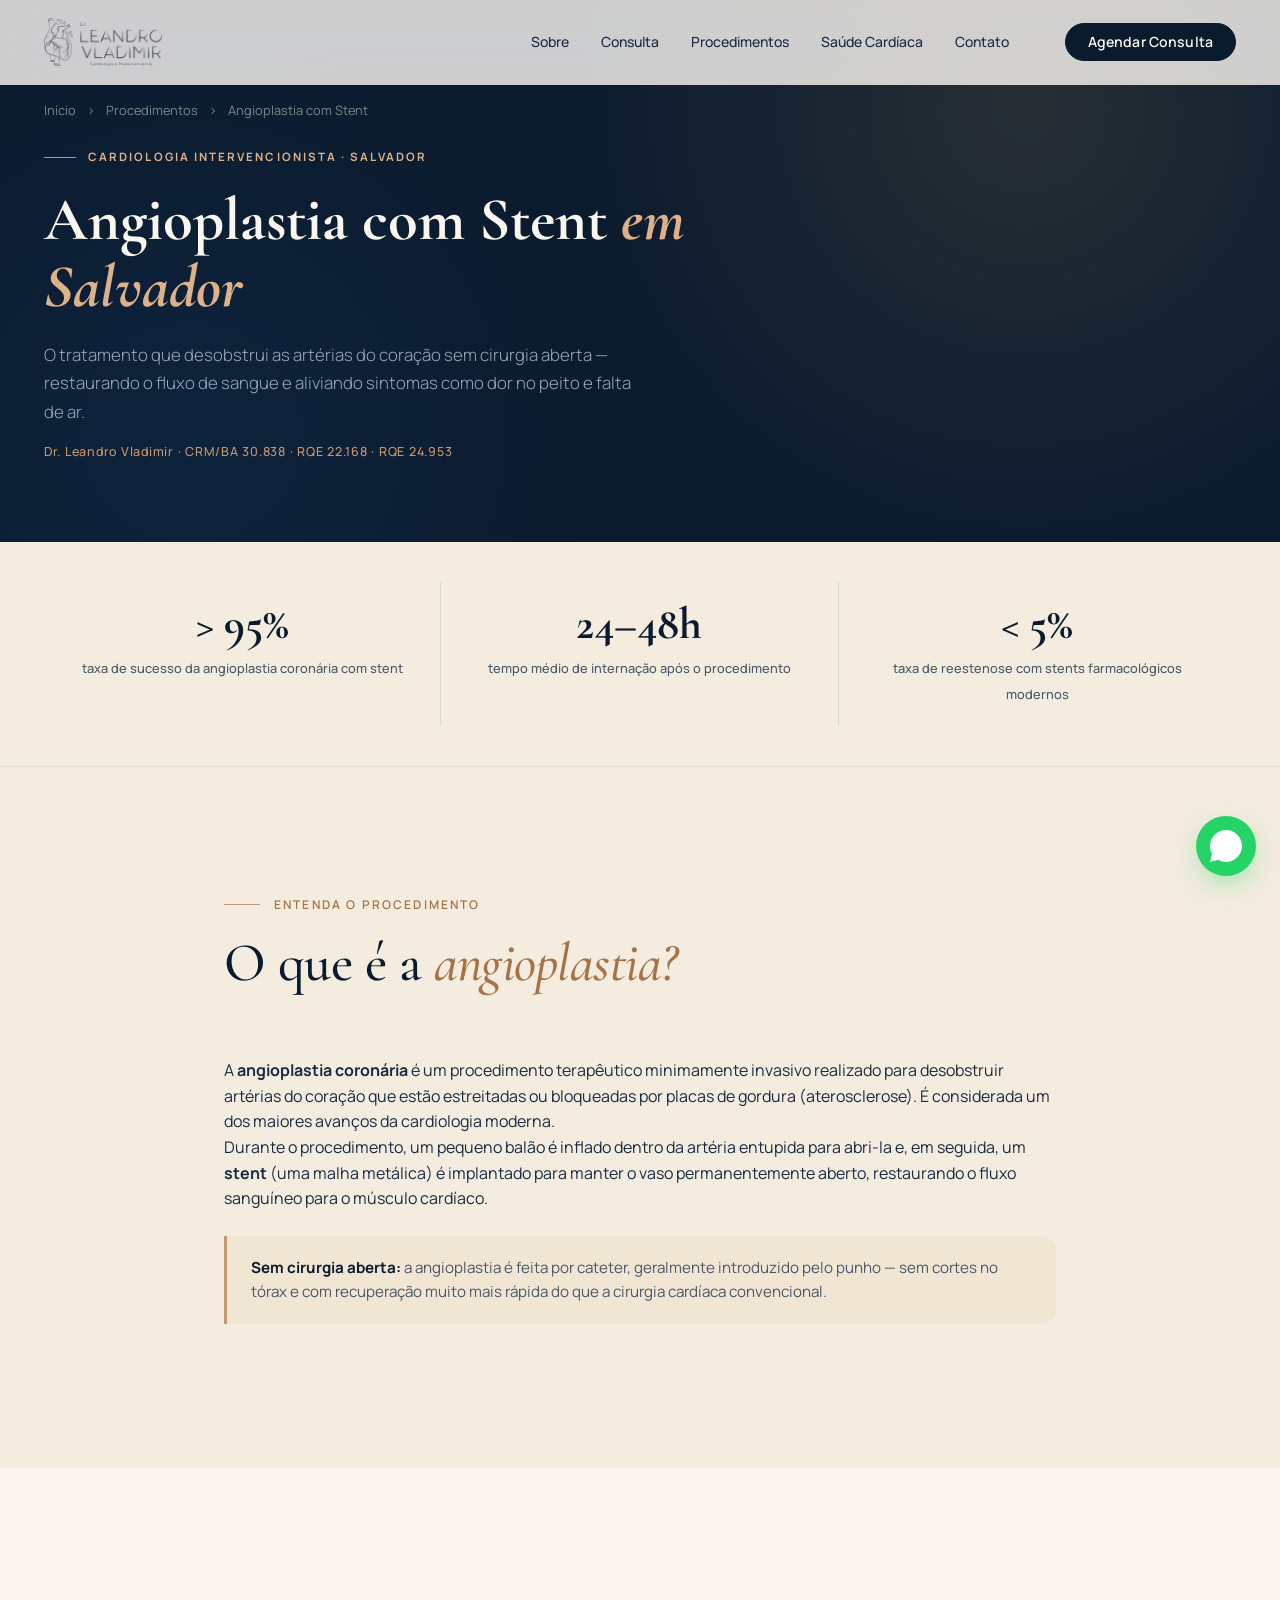
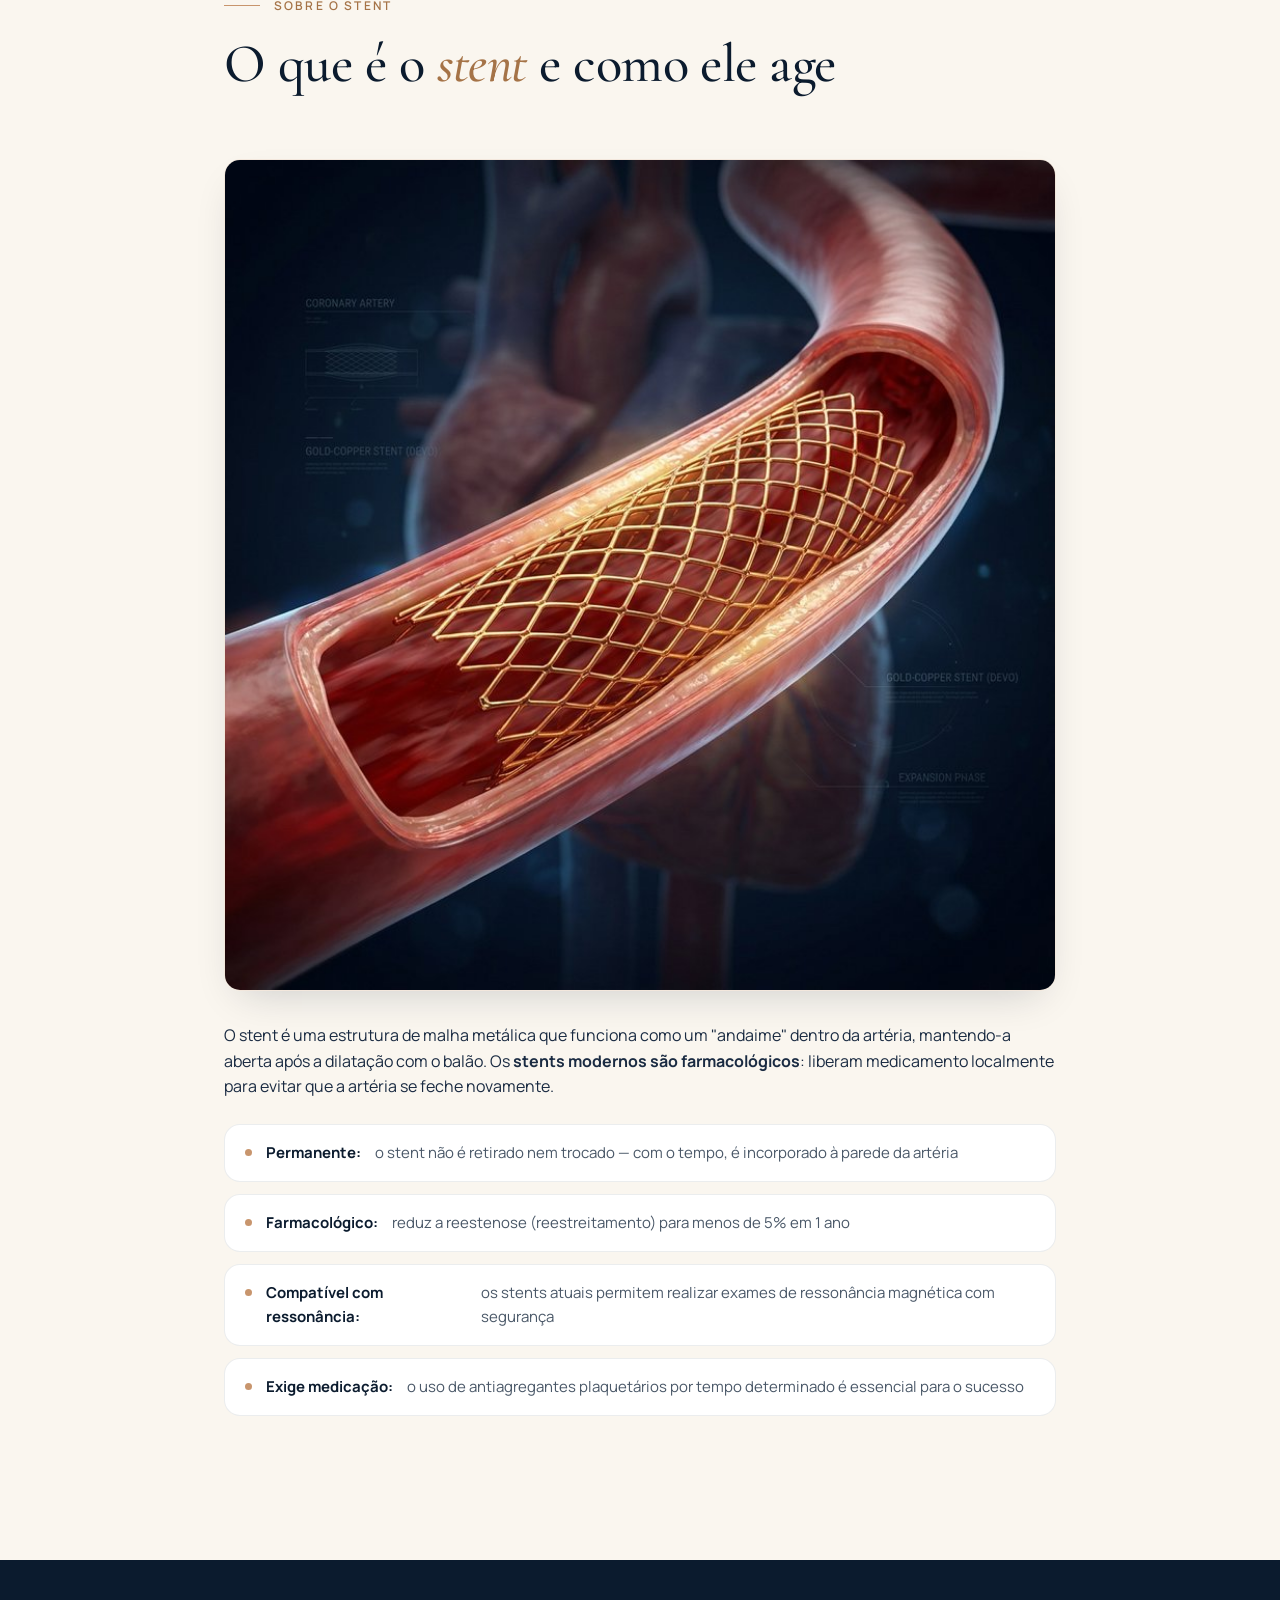
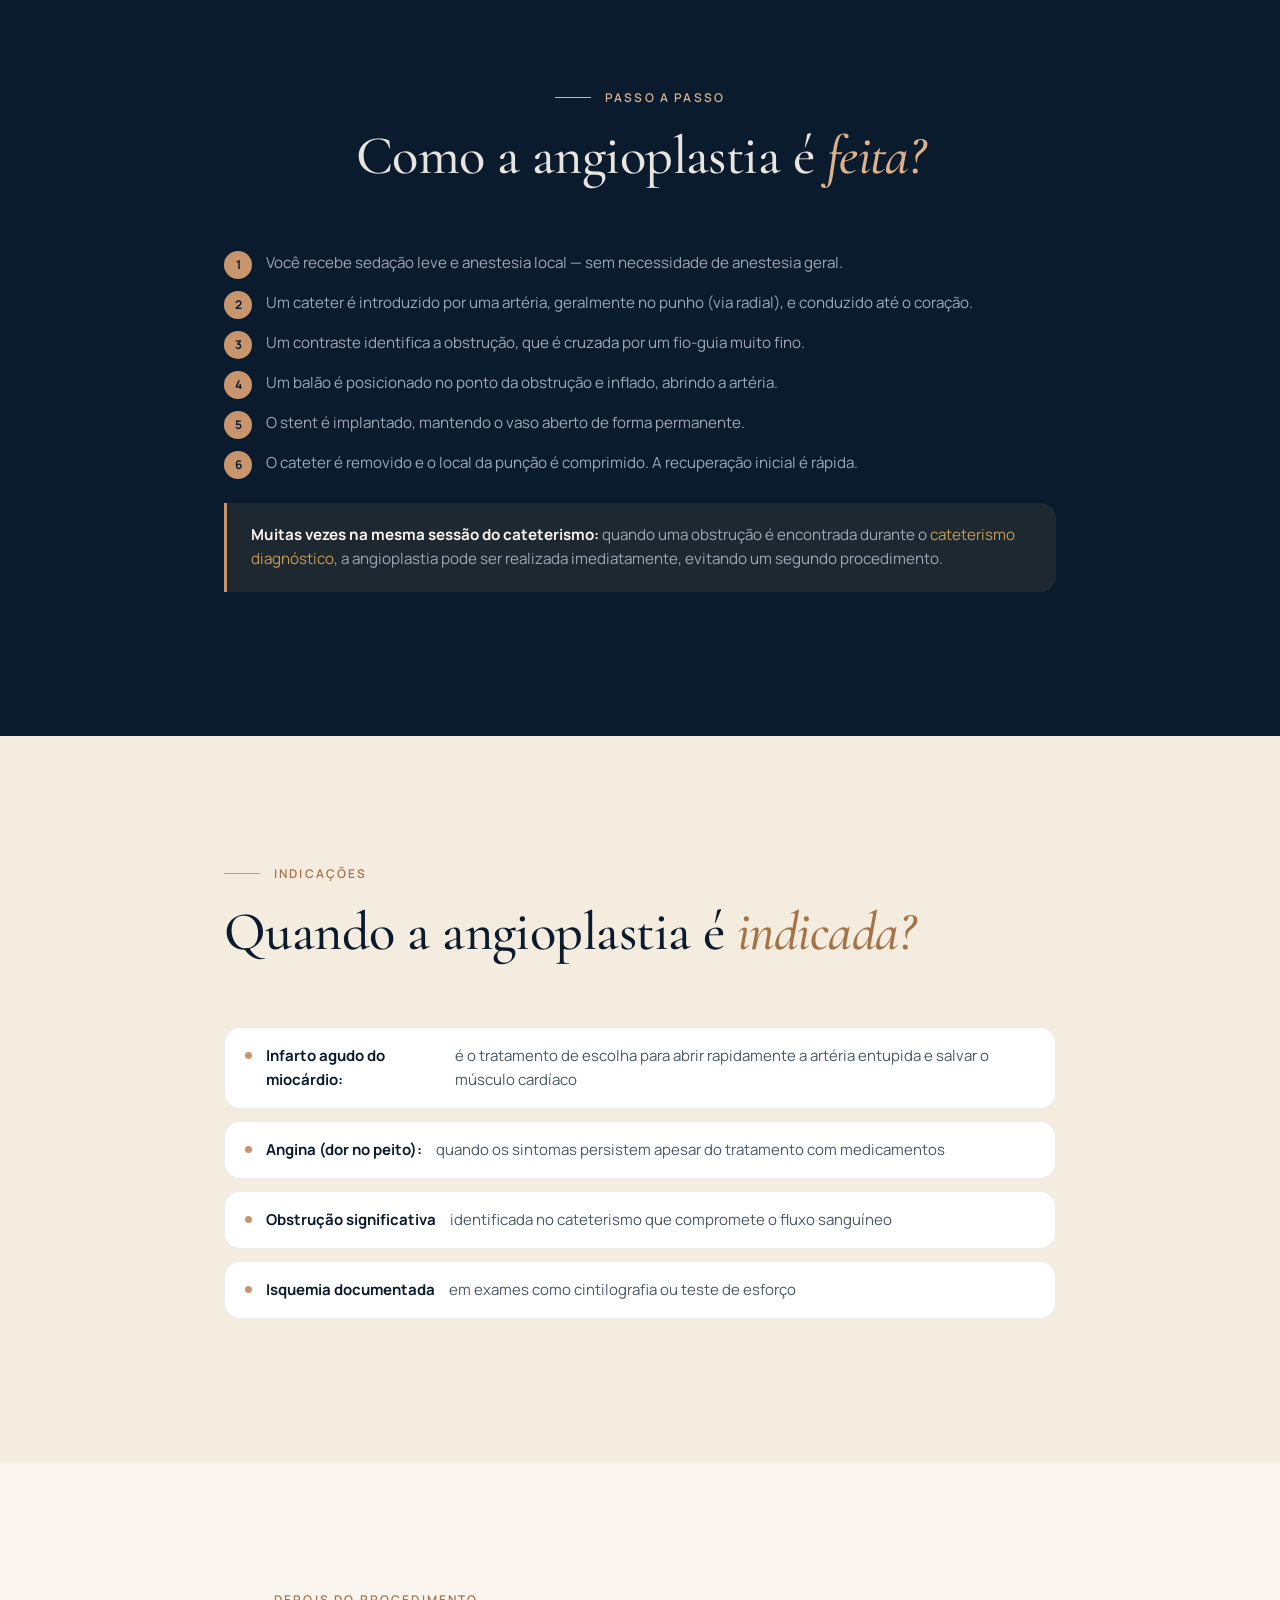
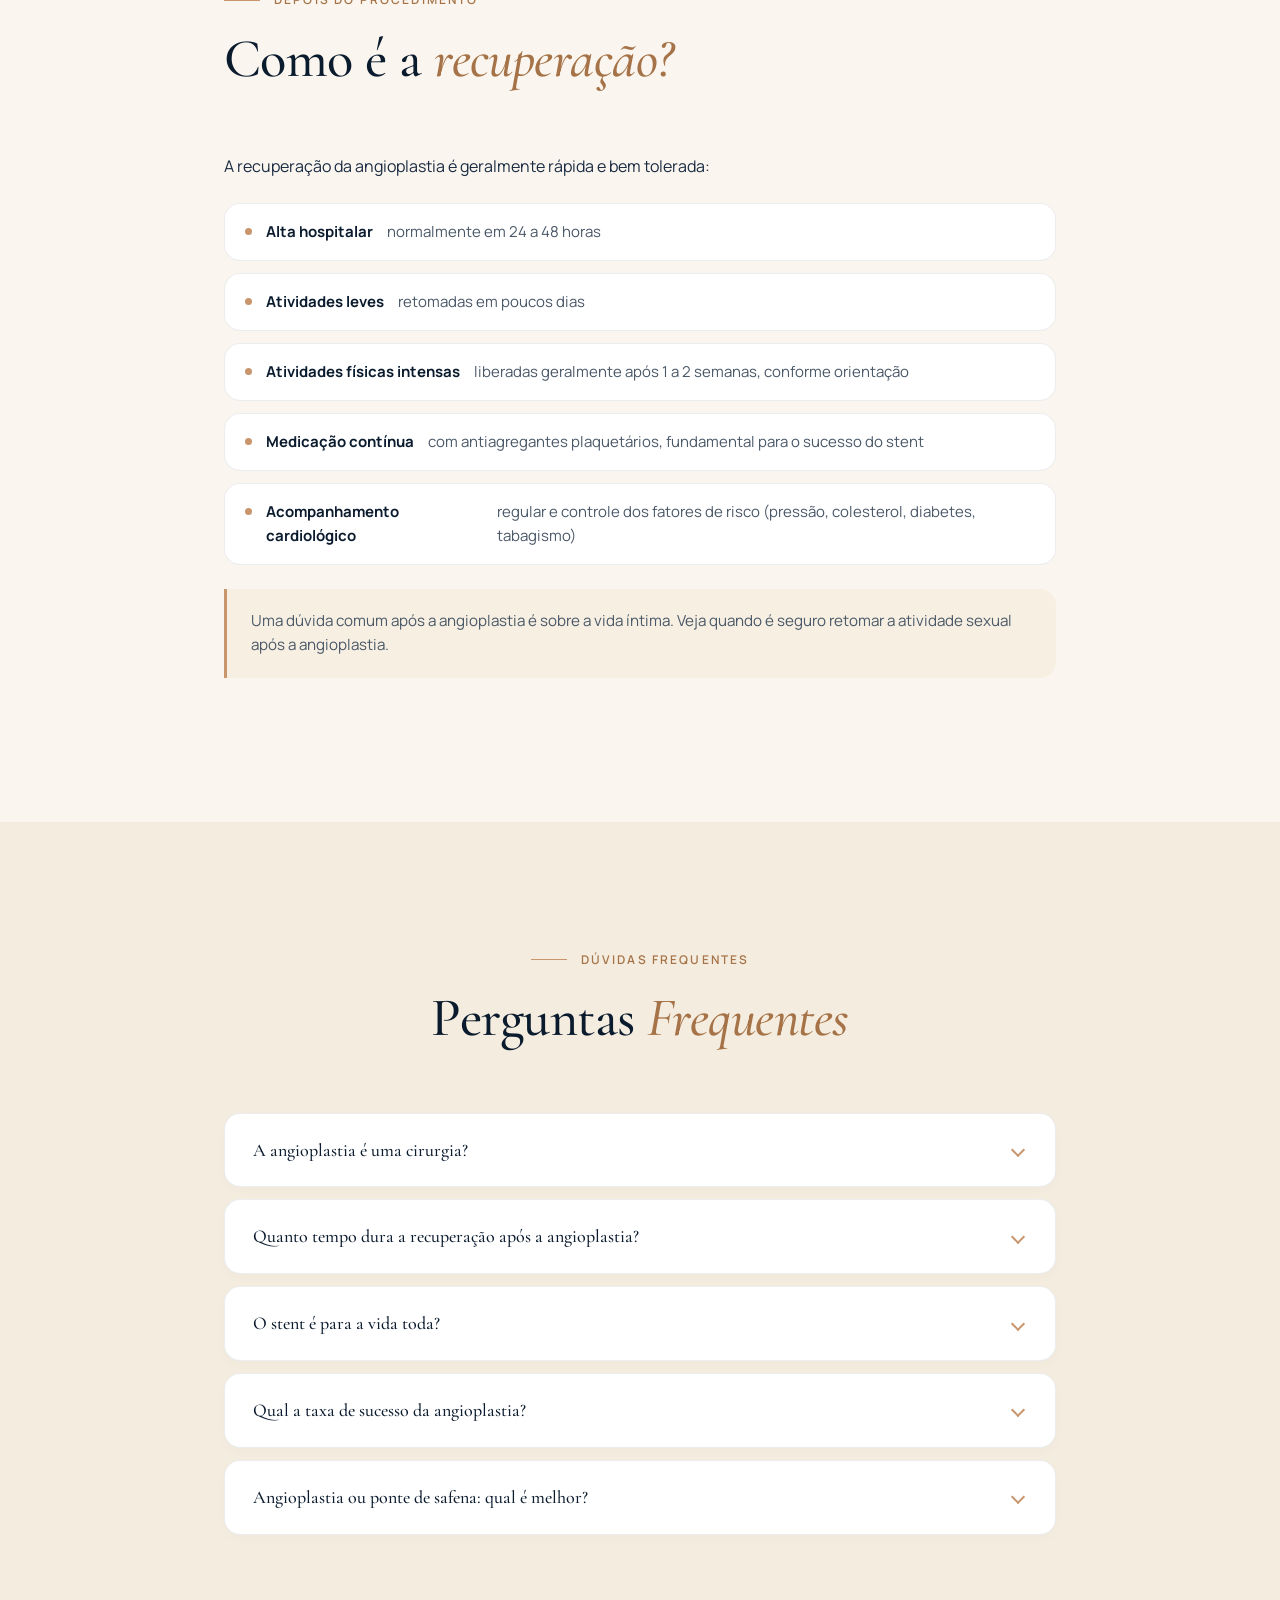
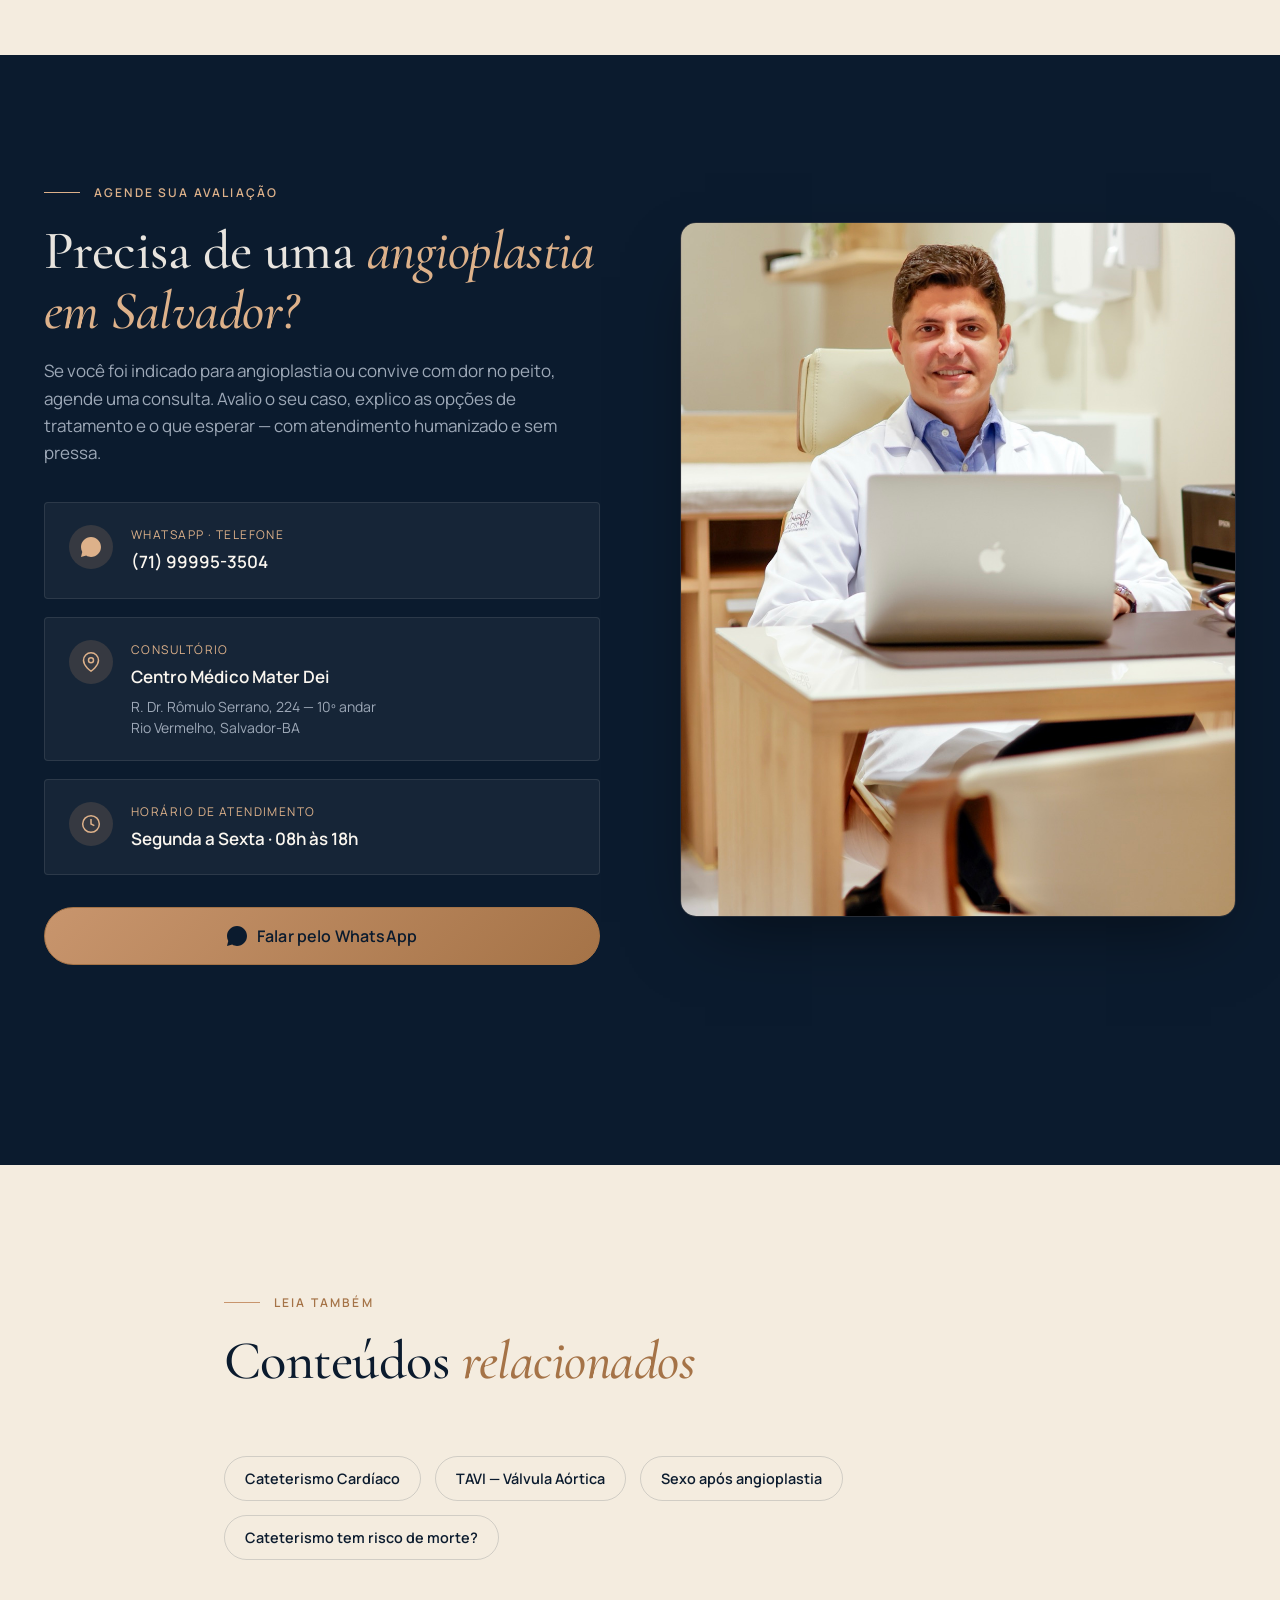
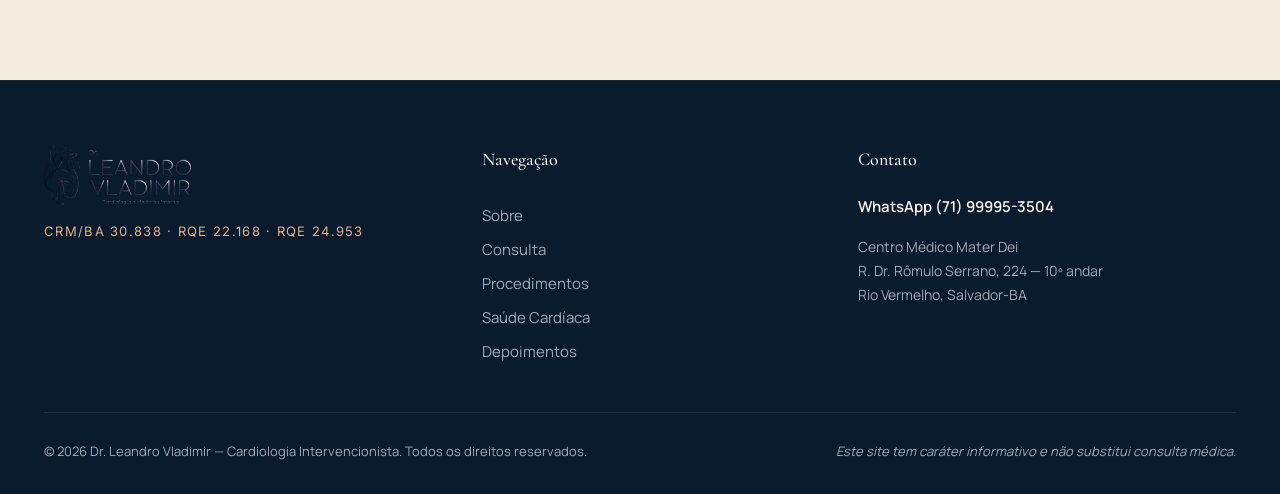
<file: angioplastia/index.html>
<!DOCTYPE html>
<html lang="pt-BR">
<head>
  <!-- Google Tag Manager -->
  <script>(function(w,d,s,l,i){w[l]=w[l]||[];w[l].push({'gtm.start':
  new Date().getTime(),event:'gtm.js'});var f=d.getElementsByTagName(s)[0],
  j=d.createElement(s),dl=l!='dataLayer'?'&l='+l:'';j.async=true;j.src=
  'https://www.googletagmanager.com/gtm.js?id='+i+dl;f.parentNode.insertBefore(j,f);
  })(window,document,'script','dataLayer','GTM-55W7V7B9');</script>

  <meta charset="UTF-8" />
  <meta name="viewport" content="width=device-width, initial-scale=1.0" />
  <meta name="theme-color" content="#0B1B2E" />

  <title>Angioplastia com Stent em Salvador | Dr. Leandro Vladimir</title>
  <meta name="description" content="Angioplastia coronária com stent em Salvador. Entenda o que é, como funciona, recuperação e cuidados após o procedimento. Cardiologista intervencionista — agende pelo WhatsApp. CRM/BA 30.838." />
  <meta name="keywords" content="angioplastia Salvador, angioplastia com stent, angioplastia coronária, stent Salvador, desobstrução de artéria coração, cardiologista intervencionista Salvador, Dr Leandro Vladimir" />
  <meta name="author" content="Dr. Leandro Vladimir" />
  <meta name="robots" content="index, follow, max-image-preview:large" />
  <link rel="canonical" href="https://leandrovladimir.com.br/angioplastia/" />
  <meta name="geo.region" content="BR-BA" />
  <meta name="geo.placename" content="Salvador" />

  <meta property="og:type" content="article" />
  <meta property="og:url" content="https://leandrovladimir.com.br/angioplastia/" />
  <meta property="og:title" content="Angioplastia com Stent em Salvador | Dr. Leandro Vladimir" />
  <meta property="og:description" content="Tudo sobre a angioplastia coronária com stent: o que é, como funciona e recuperação — por cardiologista intervencionista em Salvador." />
  <meta property="og:image" content="https://leandrovladimir.com.br/images/consulta.jpg" />
  <meta property="og:locale" content="pt_BR" />
  <meta property="og:site_name" content="Dr. Leandro Vladimir — Cardiologia Intervencionista" />

  <meta name="twitter:card" content="summary_large_image" />
  <meta name="twitter:title" content="Angioplastia com Stent em Salvador | Dr. Leandro Vladimir" />
  <meta name="twitter:description" content="O que é a angioplastia coronária com stent, como funciona e recuperação — por cardiologista intervencionista em Salvador." />
  <meta name="twitter:image" content="https://leandrovladimir.com.br/images/consulta.jpg" />

  <link rel="icon" type="image/png" sizes="512x512" href="/images/favicon-512.png" />
  <link rel="icon" type="image/png" sizes="128x128" href="/images/favicon.png" />
  <link rel="apple-touch-icon" sizes="180x180" href="/images/apple-touch-icon.png" />

  <link rel="preconnect" href="https://fonts.googleapis.com" />
  <link rel="preconnect" href="https://fonts.gstatic.com" crossorigin />
  <link href="https://fonts.googleapis.com/css2?family=Cormorant+Garamond:ital,wght@0,400;0,500;0,600;0,700;1,400;1,500&family=Manrope:wght@300;400;500;600;700&family=Inter:wght@400;500;600&display=swap" rel="stylesheet" />

  <link rel="stylesheet" href="/style.css" />

  <script type="application/ld+json">
  {
    "@context": "https://schema.org",
    "@graph": [
      {
        "@type": "MedicalWebPage",
        "name": "Angioplastia com Stent em Salvador",
        "description": "Página informativa sobre a angioplastia coronária com stent realizada por Dr. Leandro Vladimir, cardiologista intervencionista em Salvador: o que é, como funciona, indicações e recuperação.",
        "url": "https://leandrovladimir.com.br/angioplastia/",
        "inLanguage": "pt-BR",
        "author": {
          "@type": "Physician",
          "name": "Dr. Leandro Vladimir",
          "identifier": "CRM/BA 30.838",
          "url": "https://leandrovladimir.com.br/"
        },
        "about": {
          "@type": "MedicalProcedure",
          "name": "Angioplastia Coronária com Stent",
          "procedureType": "https://schema.org/TherapeuticProcedure",
          "bodyLocation": "Artérias coronárias"
        }
      },
      {
        "@type": "BreadcrumbList",
        "itemListElement": [
          { "@type": "ListItem", "position": 1, "name": "Início", "item": "https://leandrovladimir.com.br/" },
          { "@type": "ListItem", "position": 2, "name": "Procedimentos", "item": "https://leandrovladimir.com.br/#procedimentos" },
          { "@type": "ListItem", "position": 3, "name": "Angioplastia com Stent", "item": "https://leandrovladimir.com.br/angioplastia/" }
        ]
      },
      {
        "@type": "FAQPage",
        "mainEntity": [
          { "@type": "Question", "name": "Quanto tempo dura a recuperação após a angioplastia?", "acceptedAnswer": { "@type": "Answer", "text": "A recuperação inicial é rápida: alta hospitalar em 24 a 48 horas e retorno a atividades leves em poucos dias. Atividades físicas mais intensas podem ser retomadas após 1 a 2 semanas, com orientação individualizada." } },
          { "@type": "Question", "name": "O stent é para a vida toda?", "acceptedAnswer": { "@type": "Answer", "text": "Sim. O stent é uma estrutura permanente que mantém a artéria aberta e, com o tempo, é incorporado à parede do vaso. Não precisa ser trocado nem retirado. O cuidado contínuo com a medicação e os fatores de risco é essencial." } },
          { "@type": "Question", "name": "A angioplastia é uma cirurgia?", "acceptedAnswer": { "@type": "Answer", "text": "Não. A angioplastia é um procedimento minimamente invasivo, feito por cateter introduzido por uma artéria (geralmente no punho), sem cortes nem cirurgia aberta do tórax." } },
          { "@type": "Question", "name": "Qual a taxa de sucesso da angioplastia?", "acceptedAnswer": { "@type": "Answer", "text": "A taxa de sucesso da angioplastia coronária é superior a 95%. A maioria dos pacientes apresenta melhora significativa de sintomas como dor no peito e falta de ar." } }
        ]
      }
    ]
  }
  </script>


</head>

<body>
  <noscript><iframe src="https://www.googletagmanager.com/ns.html?id=GTM-55W7V7B9" height="0" width="0" style="display:none;visibility:hidden"></iframe></noscript>

  <!-- HEADER -->
  <header class="header" id="header">
    <div class="container header__inner">
      <a href="https://leandrovladimir.com.br" class="header__brand" aria-label="Dr. Leandro Vladimir — Início">
        <img src="/images/logo-header-dark.png" alt="Logo Dr. Leandro Vladimir" class="header__logo" width="240" height="98" />
      </a>
      <nav class="header__nav" aria-label="Navegação principal">
        <a href="https://leandrovladimir.com.br/#sobre">Sobre</a>
        <a href="https://leandrovladimir.com.br/#consulta">Consulta</a>
        <a href="https://leandrovladimir.com.br/#procedimentos">Procedimentos</a>
        <a href="https://leandrovladimir.com.br/#conteudo">Saúde Cardíaca</a>
        <a href="https://leandrovladimir.com.br/#contato">Contato</a>
      </nav>
      <a href="https://wa.me/5571999953504?text=Ol%C3%A1%2C%20Dr.%20Leandro.%20Tenho%20d%C3%BAvidas%20sobre%20a%20angioplastia%20e%20gostaria%20de%20agendar%20uma%20consulta." class="btn btn--primary header__cta" target="_blank" rel="noopener">
        Agendar Consulta
      </a>
      <button class="header__toggle" aria-label="Abrir menu" aria-expanded="false" id="navToggle">
        <span></span><span></span><span></span>
      </button>
    </div>
  </header>

  <!-- HERO -->
  <section class="page-hero">
    <div class="container">
      <div class="breadcrumb">
        <a href="https://leandrovladimir.com.br">Início</a>
        <span>›</span>
        <a href="https://leandrovladimir.com.br/#procedimentos">Procedimentos</a>
        <span>›</span>
        Angioplastia com Stent
      </div>
      <div class="page-hero__eyebrow">
        <span class="eyebrow__line"></span>
        <span>Cardiologia Intervencionista · Salvador</span>
      </div>
      <h1 class="page-hero__title">
        Angioplastia com Stent <em>em Salvador</em>
      </h1>
      <p class="page-hero__lede">
        O tratamento que desobstrui as artérias do coração sem cirurgia aberta — restaurando o fluxo de sangue e aliviando sintomas como dor no peito e falta de ar.
      </p>
      <p class="page-hero__crm">Dr. Leandro Vladimir · CRM/BA 30.838 · RQE 22.168 · RQE 24.953</p>
    </div>
  </section>

  <!-- STATS -->
  <div class="stats-strip">
    <div class="container">
      <div class="stats-strip__grid">
        <div class="stats-strip__item">
          <span class="stats-strip__number">&gt; 95%</span>
          <span class="stats-strip__label">taxa de sucesso da angioplastia coronária com stent</span>
        </div>
        <div class="stats-strip__item">
          <span class="stats-strip__number">24–48h</span>
          <span class="stats-strip__label">tempo médio de internação após o procedimento</span>
        </div>
        <div class="stats-strip__item">
          <span class="stats-strip__number">&lt; 5%</span>
          <span class="stats-strip__label">taxa de reestenose com stents farmacológicos modernos</span>
        </div>
      </div>
    </div>
  </div>

  <!-- O QUE É -->
  <section class="section section--cream" id="o-que-e">
    <div class="container container--narrow">
      <div class="section__head reveal">
        <span class="eyebrow"><span class="eyebrow__line"></span> Entenda o Procedimento</span>
        <h2 class="section__title">O que é a <em>angioplastia?</em></h2>
      </div>
      <div class="reveal">
        <p>A <strong>angioplastia coronária</strong> é um procedimento terapêutico minimamente invasivo realizado para desobstruir artérias do coração que estão estreitadas ou bloqueadas por placas de gordura (aterosclerose). É considerada um dos maiores avanços da cardiologia moderna.</p>
        <p>Durante o procedimento, um pequeno balão é inflado dentro da artéria entupida para abri-la e, em seguida, um <strong>stent</strong> (uma malha metálica) é implantado para manter o vaso permanentemente aberto, restaurando o fluxo sanguíneo para o músculo cardíaco.</p>
        <div class="alert-box">
          <strong>Sem cirurgia aberta:</strong> a angioplastia é feita por cateter, geralmente introduzido pelo punho — sem cortes no tórax e com recuperação muito mais rápida do que a cirurgia cardíaca convencional.
        </div>
      </div>
    </div>
  </section>

  <!-- STENT -->
  <section class="section" id="stent">
    <div class="container container--narrow">
      <div class="section__head reveal">
        <span class="eyebrow"><span class="eyebrow__line"></span> Sobre o Stent</span>
        <h2 class="section__title">O que é o <em>stent</em> e como ele age</h2>
      </div>
      <div class="reveal" style="display: flex; flex-direction: column; gap: 32px;">
        <div class="editorial-photo" style="max-width: 100%; border-radius: var(--radius-lg); overflow: hidden; border: 1px solid rgba(200, 149, 109, 0.15); box-shadow: 0 16px 40px -16px rgba(11,27,46,0.2);">
          <img src="/images/ilustr-angioplastia.jpg" alt="Ilustração 3D premium de um stent coronário expandindo-se dentro de uma artéria" style="width: 100%; height: auto; display: block;" loading="lazy" />
        </div>
        <div>
          <p>O stent é uma estrutura de malha metálica que funciona como um "andaime" dentro da artéria, mantendo-a aberta após a dilatação com o balão. Os <strong>stents modernos são farmacológicos</strong>: liberam medicamento localmente para evitar que a artéria se feche novamente.</p>
          <ul class="risk-list">
            <li><strong>Permanente:</strong> o stent não é retirado nem trocado — com o tempo, é incorporado à parede da artéria</li>
            <li><strong>Farmacológico:</strong> reduz a reestenose (reestreitamento) para menos de 5% em 1 ano</li>
            <li><strong>Compatível com ressonância:</strong> os stents atuais permitem realizar exames de ressonância magnética com segurança</li>
            <li><strong>Exige medicação:</strong> o uso de antiagregantes plaquetários por tempo determinado é essencial para o sucesso</li>
          </ul>
        </div>
      </div>
    </div>
  </section>

  <!-- COMO É FEITO -->
  <section class="section section--dark" id="como-e-feito">
    <div class="container container--narrow">
      <div class="section__head section__head--center reveal">
        <span class="eyebrow eyebrow--light"><span class="eyebrow__line"></span> Passo a Passo</span>
        <h2 class="section__title section__title--light">Como a angioplastia é <em>feita?</em></h2>
      </div>
      <div class="reveal">
        <ol class="num-list">
          <li>Você recebe sedação leve e anestesia local — sem necessidade de anestesia geral.</li>
          <li>Um cateter é introduzido por uma artéria, geralmente no punho (via radial), e conduzido até o coração.</li>
          <li>Um contraste identifica a obstrução, que é cruzada por um fio-guia muito fino.</li>
          <li>Um balão é posicionado no ponto da obstrução e inflado, abrindo a artéria.</li>
          <li>O stent é implantado, mantendo o vaso aberto de forma permanente.</li>
          <li>O cateter é removido e o local da punção é comprimido. A recuperação inicial é rápida.</li>
        </ol>
        <div class="alert-box">
          <strong>Muitas vezes na mesma sessão do cateterismo:</strong> quando uma obstrução é encontrada durante o <a href="/cateterismo-cardiaco/" style="color:#C59B55;">cateterismo diagnóstico</a>, a angioplastia pode ser realizada imediatamente, evitando um segundo procedimento.
        </div>
      </div>
    </div>
  </section>

  <!-- INDICAÇÕES -->
  <section class="section section--cream" id="indicacoes">
    <div class="container container--narrow">
      <div class="section__head reveal">
        <span class="eyebrow"><span class="eyebrow__line"></span> Indicações</span>
        <h2 class="section__title">Quando a angioplastia é <em>indicada?</em></h2>
      </div>
      <div class="reveal">
        <ul class="risk-list">
          <li><strong>Infarto agudo do miocárdio:</strong> é o tratamento de escolha para abrir rapidamente a artéria entupida e salvar o músculo cardíaco</li>
          <li><strong>Angina (dor no peito):</strong> quando os sintomas persistem apesar do tratamento com medicamentos</li>
          <li><strong>Obstrução significativa</strong> identificada no cateterismo que compromete o fluxo sanguíneo</li>
          <li><strong>Isquemia documentada</strong> em exames como cintilografia ou teste de esforço</li>
        </ul>
      </div>
    </div>
  </section>

  <!-- RECUPERAÇÃO -->
  <section class="section" id="recuperacao">
    <div class="container container--narrow">
      <div class="section__head reveal">
        <span class="eyebrow"><span class="eyebrow__line"></span> Depois do Procedimento</span>
        <h2 class="section__title">Como é a <em>recuperação?</em></h2>
      </div>
      <div class="reveal">
        <p>A recuperação da angioplastia é geralmente rápida e bem tolerada:</p>
        <ul class="risk-list">
          <li><strong>Alta hospitalar</strong> normalmente em 24 a 48 horas</li>
          <li><strong>Atividades leves</strong> retomadas em poucos dias</li>
          <li><strong>Atividades físicas intensas</strong> liberadas geralmente após 1 a 2 semanas, conforme orientação</li>
          <li><strong>Medicação contínua</strong> com antiagregantes plaquetários, fundamental para o sucesso do stent</li>
          <li><strong>Acompanhamento cardiológico</strong> regular e controle dos fatores de risco (pressão, colesterol, diabetes, tabagismo)</li>
        </ul>
        <div class="alert-box">
          Uma dúvida comum após a angioplastia é sobre a vida íntima. <a href="/sexo-apos-angioplastia/">Veja quando é seguro retomar a atividade sexual após a angioplastia</a>.
        </div>
      </div>
    </div>
  </section>

  <!-- FAQ -->
  <section class="section section--cream" id="faq">
    <div class="container container--narrow">
      <div class="section__head section__head--center reveal">
        <span class="eyebrow"><span class="eyebrow__line"></span> Dúvidas Frequentes</span>
        <h2 class="section__title">Perguntas <em>Frequentes</em></h2>
      </div>
      <div class="faq">
        <details class="faq__item reveal">
          <summary>A angioplastia é uma cirurgia?</summary>
          <div class="faq__answer">
            <p>Não. A angioplastia é um procedimento minimamente invasivo, feito por cateter introduzido por uma artéria (geralmente no punho), sem cortes nem cirurgia aberta do tórax. Por isso a recuperação é muito mais rápida que a da cirurgia de revascularização (ponte de safena).</p>
          </div>
        </details>
        <details class="faq__item reveal">
          <summary>Quanto tempo dura a recuperação após a angioplastia?</summary>
          <div class="faq__answer">
            <p>A recuperação inicial é rápida: alta hospitalar em 24 a 48 horas e retorno a atividades leves em poucos dias. Atividades físicas mais intensas podem ser retomadas após 1 a 2 semanas, com orientação individualizada de acordo com o caso.</p>
          </div>
        </details>
        <details class="faq__item reveal">
          <summary>O stent é para a vida toda?</summary>
          <div class="faq__answer">
            <p>Sim. O stent é uma estrutura permanente que mantém a artéria aberta e, com o tempo, é incorporado à parede do vaso. Não precisa ser trocado nem retirado. O cuidado contínuo com a medicação antiplaquetária e os fatores de risco é essencial para o sucesso a longo prazo.</p>
          </div>
        </details>
        <details class="faq__item reveal">
          <summary>Qual a taxa de sucesso da angioplastia?</summary>
          <div class="faq__answer">
            <p>A taxa de sucesso da angioplastia coronária é superior a 95%. A maioria dos pacientes apresenta melhora significativa de sintomas como dor no peito e falta de ar logo após o procedimento.</p>
          </div>
        </details>
        <details class="faq__item reveal">
          <summary>Angioplastia ou ponte de safena: qual é melhor?</summary>
          <div class="faq__answer">
            <p>Depende de cada caso. A angioplastia é menos invasiva e tem recuperação mais rápida, sendo ideal para muitas situações. A cirurgia de ponte pode ser preferível em casos de doença muito extensa ou em certos perfis de paciente. Essa decisão é individualizada e tomada em conjunto entre o paciente, o cardiologista e, quando necessário, o cirurgião.</p>
          </div>
        </details>
      </div>
    </div>
  </section>

  <!-- CTA / CONTATO -->
  <section class="section section--dark" id="contato">
    <div class="container">
      <div class="contact__grid">
        <div class="contact__info reveal">
          <span class="eyebrow eyebrow--light"><span class="eyebrow__line"></span> Agende sua avaliação</span>
          <h2 class="section__title section__title--light">Precisa de uma <em>angioplastia em Salvador?</em></h2>
          <p class="contact__lede">Se você foi indicado para angioplastia ou convive com dor no peito, agende uma consulta. Avalio o seu caso, explico as opções de tratamento e o que esperar — com atendimento humanizado e sem pressa.</p>

          <div class="contact__items">
            <a href="https://wa.me/5571999953504?text=Ol%C3%A1%2C%20Dr.%20Leandro.%20Tenho%20d%C3%BAvidas%20sobre%20a%20angioplastia%20e%20gostaria%20de%20agendar%20uma%20consulta." class="contact__item" target="_blank" rel="noopener">
              <div class="contact__icon">
                <svg viewBox="0 0 24 24" fill="currentColor"><path d="M17.5 14.4c-.3-.2-1.8-.9-2-1-.3-.1-.5-.1-.7.1-.2.3-.7 1-.9 1.2-.2.2-.3.2-.6.1-1.5-.7-2.4-1.3-3.4-3-.3-.5.3-.4.7-1.4.1-.2 0-.4 0-.5-.1-.1-.7-1.6-.9-2.2-.2-.6-.5-.5-.7-.5h-.6c-.2 0-.5.1-.8.4-.3.3-1 1-1 2.4 0 1.4 1 2.8 1.2 3 .2.2 2.1 3.2 5 4.5.7.3 1.3.5 1.7.6.7.2 1.4.2 1.9.1.6-.1 1.8-.7 2-1.5.2-.7.2-1.4.2-1.5-.1-.2-.3-.2-.6-.4zM12 0C5.4 0 0 5.4 0 12c0 2.1.5 4.1 1.5 5.9L0 24l6.3-1.7C8 23.5 10 24 12 24c6.6 0 12-5.4 12-12S18.6 0 12 0z"/></svg>
              </div>
              <div>
                <small>WhatsApp · Telefone</small>
                <strong>(71) 99995-3504</strong>
              </div>
            </a>
            <div class="contact__item">
              <div class="contact__icon">
                <svg viewBox="0 0 24 24" fill="none" stroke="currentColor" stroke-width="1.8"><path d="M21 10c0 7-9 13-9 13s-9-6-9-13a9 9 0 0118 0z"/><circle cx="12" cy="10" r="3"/></svg>
              </div>
              <div>
                <small>Consultório</small>
                <strong>Centro Médico Mater Dei</strong>
                <span>R. Dr. Rômulo Serrano, 224 — 10º andar<br/>Rio Vermelho, Salvador-BA</span>
              </div>
            </div>
            <div class="contact__item">
              <div class="contact__icon">
                <svg viewBox="0 0 24 24" fill="none" stroke="currentColor" stroke-width="1.8"><circle cx="12" cy="12" r="10"/><path d="M12 6v6l4 2"/></svg>
              </div>
              <div>
                <small>Horário de atendimento</small>
                <strong>Segunda a Sexta · 08h às 18h</strong>
              </div>
            </div>
          </div>

          <a href="https://wa.me/5571999953504?text=Ol%C3%A1%2C%20Dr.%20Leandro.%20Tenho%20d%C3%BAvidas%20sobre%20a%20angioplastia%20e%20gostaria%20de%20agendar%20uma%20consulta." class="btn btn--copper btn--large btn--full" target="_blank" rel="noopener">
            <svg xmlns="http://www.w3.org/2000/svg" width="20" height="20" viewBox="0 0 24 24" fill="currentColor"><path d="M17.5 14.4c-.3-.2-1.8-.9-2-1-.3-.1-.5-.1-.7.1-.2.3-.7 1-.9 1.2-.2.2-.3.2-.6.1-1.5-.7-2.4-1.3-3.4-3-.3-.5.3-.4.7-1.4.1-.2 0-.4 0-.5-.1-.1-.7-1.6-.9-2.2-.2-.6-.5-.5-.7-.5h-.6c-.2 0-.5.1-.8.4-.3.3-1 1-1 2.4 0 1.4 1 2.8 1.2 3 .2.2 2.1 3.2 5 4.5.7.3 1.3.5 1.7.6.7.2 1.4.2 1.9.1.6-.1 1.8-.7 2-1.5.2-.7.2-1.4.2-1.5-.1-.2-.3-.2-.6-.4zM12 0C5.4 0 0 5.4 0 12c0 2.1.5 4.1 1.5 5.9L0 24l6.3-1.7C8 23.5 10 24 12 24c6.6 0 12-5.4 12-12S18.6 0 12 0z"/></svg>
            Falar pelo WhatsApp
          </a>
        </div>

        <div class="contact__photo reveal" data-delay="200">
          <img src="/images/consulta.jpg" alt="Dr. Leandro Vladimir, cardiologista intervencionista em Salvador" width="600" height="900" loading="lazy" />
        </div>
      </div>
    </div>
  </section>

  <!-- RELACIONADOS -->
  <section class="section section--cream" id="relacionados">
    <div class="container container--narrow">
      <div class="section__head reveal">
        <span class="eyebrow"><span class="eyebrow__line"></span> Leia também</span>
        <h2 class="section__title">Conteúdos <em>relacionados</em></h2>
      </div>
      <div class="related-links reveal">
        <a href="/cateterismo-cardiaco/">Cateterismo Cardíaco</a>
        <a href="/tavi/">TAVI — Válvula Aórtica</a>
        <a href="/sexo-apos-angioplastia/">Sexo após angioplastia</a>
        <a href="/cateterismo-risco-de-morte/">Cateterismo tem risco de morte?</a>
      </div>
    </div>
  </section>

  <!-- FOOTER -->
  <footer class="footer">
    <div class="container">
      <div class="footer__grid">
        <div class="footer__brand">
          <img src="/images/logo-footer.png" alt="Logo Dr. Leandro Vladimir" width="240" height="98" />
          <p class="footer__crm">CRM/BA 30.838 · RQE 22.168 · RQE 24.953</p>
        </div>
        <nav class="footer__nav" aria-label="Navegação do rodapé">
          <h4>Navegação</h4>
          <a href="https://leandrovladimir.com.br/#sobre">Sobre</a>
          <a href="https://leandrovladimir.com.br/#consulta">Consulta</a>
          <a href="https://leandrovladimir.com.br/#procedimentos">Procedimentos</a>
          <a href="https://leandrovladimir.com.br/#conteudo">Saúde Cardíaca</a>
          <a href="https://leandrovladimir.com.br/#depoimentos">Depoimentos</a>
        </nav>
        <div class="footer__contact">
          <h4>Contato</h4>
          <a href="https://wa.me/5571999953504" target="_blank" rel="noopener">WhatsApp (71) 99995-3504</a>
          <p>Centro Médico Mater Dei<br/>R. Dr. Rômulo Serrano, 224 — 10º andar<br/>Rio Vermelho, Salvador-BA</p>
        </div>
      </div>
      <div class="footer__bottom">
        <p>© <span id="year"></span> Dr. Leandro Vladimir — Cardiologia Intervencionista. Todos os direitos reservados.</p>
        <p class="footer__disclaimer">Este site tem caráter informativo e não substitui consulta médica.</p>
      </div>
    </div>
  </footer>

  <!-- FLOATING WHATSAPP -->
  <a href="https://wa.me/5571999953504?text=Ol%C3%A1%2C%20Dr.%20Leandro.%20Tenho%20d%C3%BAvidas%20sobre%20a%20angioplastia." class="wa-float" aria-label="Falar no WhatsApp" target="_blank" rel="noopener">
    <svg viewBox="0 0 24 24" fill="currentColor" aria-hidden="true"><path d="M17.5 14.4c-.3-.2-1.8-.9-2-1-.3-.1-.5-.1-.7.1-.2.3-.7 1-.9 1.2-.2.2-.3.2-.6.1-1.5-.7-2.4-1.3-3.4-3-.3-.5.3-.4.7-1.4.1-.2 0-.4 0-.5-.1-.1-.7-1.6-.9-2.2-.2-.6-.5-.5-.7-.5h-.6c-.2 0-.5.1-.8.4-.3.3-1 1-1 2.4 0 1.4 1 2.8 1.2 3 .2.2 2.1 3.2 5 4.5.7.3 1.3.5 1.7.6.7.2 1.4.2 1.9.1.6-.1 1.8-.7 2-1.5.2-.7.2-1.4.2-1.5-.1-.2-.3-.2-.6-.4zM12 0C5.4 0 0 5.4 0 12c0 2.1.5 4.1 1.5 5.9L0 24l6.3-1.7C8 23.5 10 24 12 24c6.6 0 12-5.4 12-12S18.6 0 12 0z"/></svg>
  </a>

  <script src="/script.js" defer></script>
  <script>document.getElementById('year').textContent = new Date().getFullYear();</script>
</body>
</html>
</file>
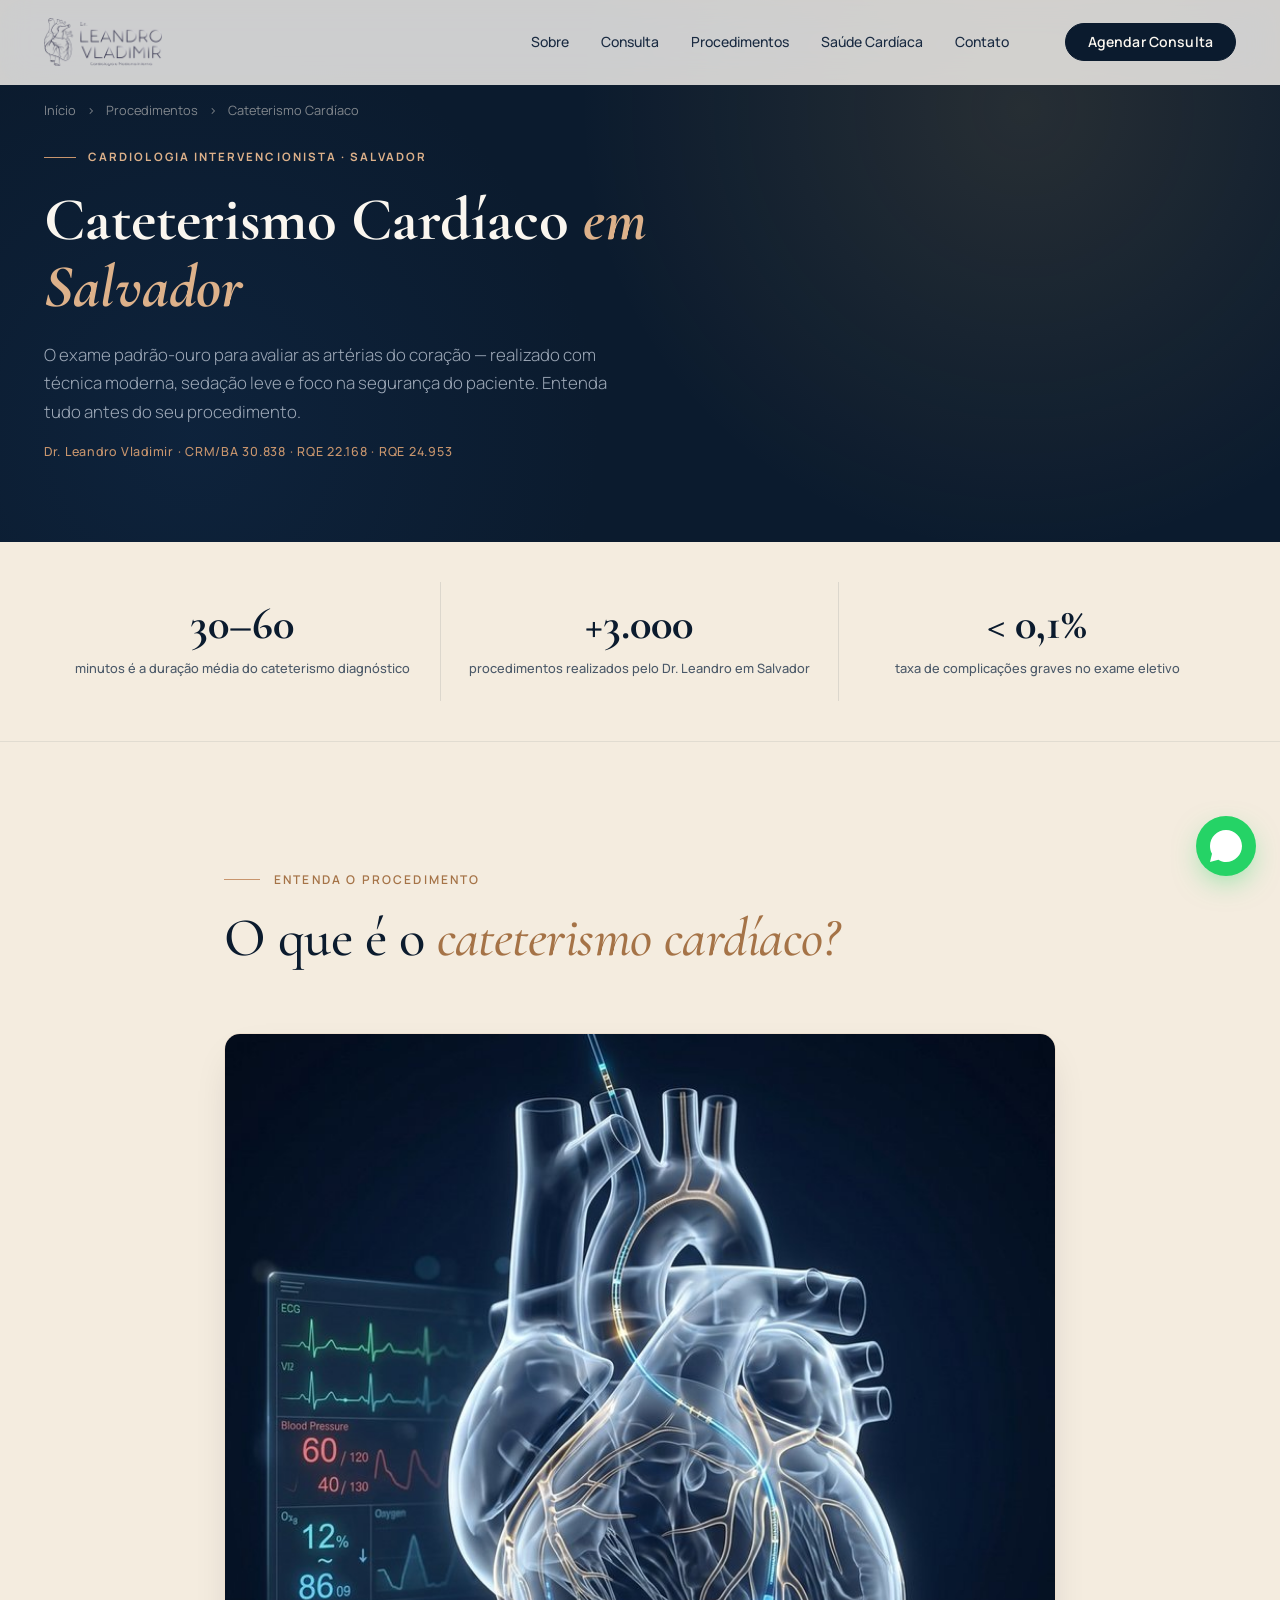
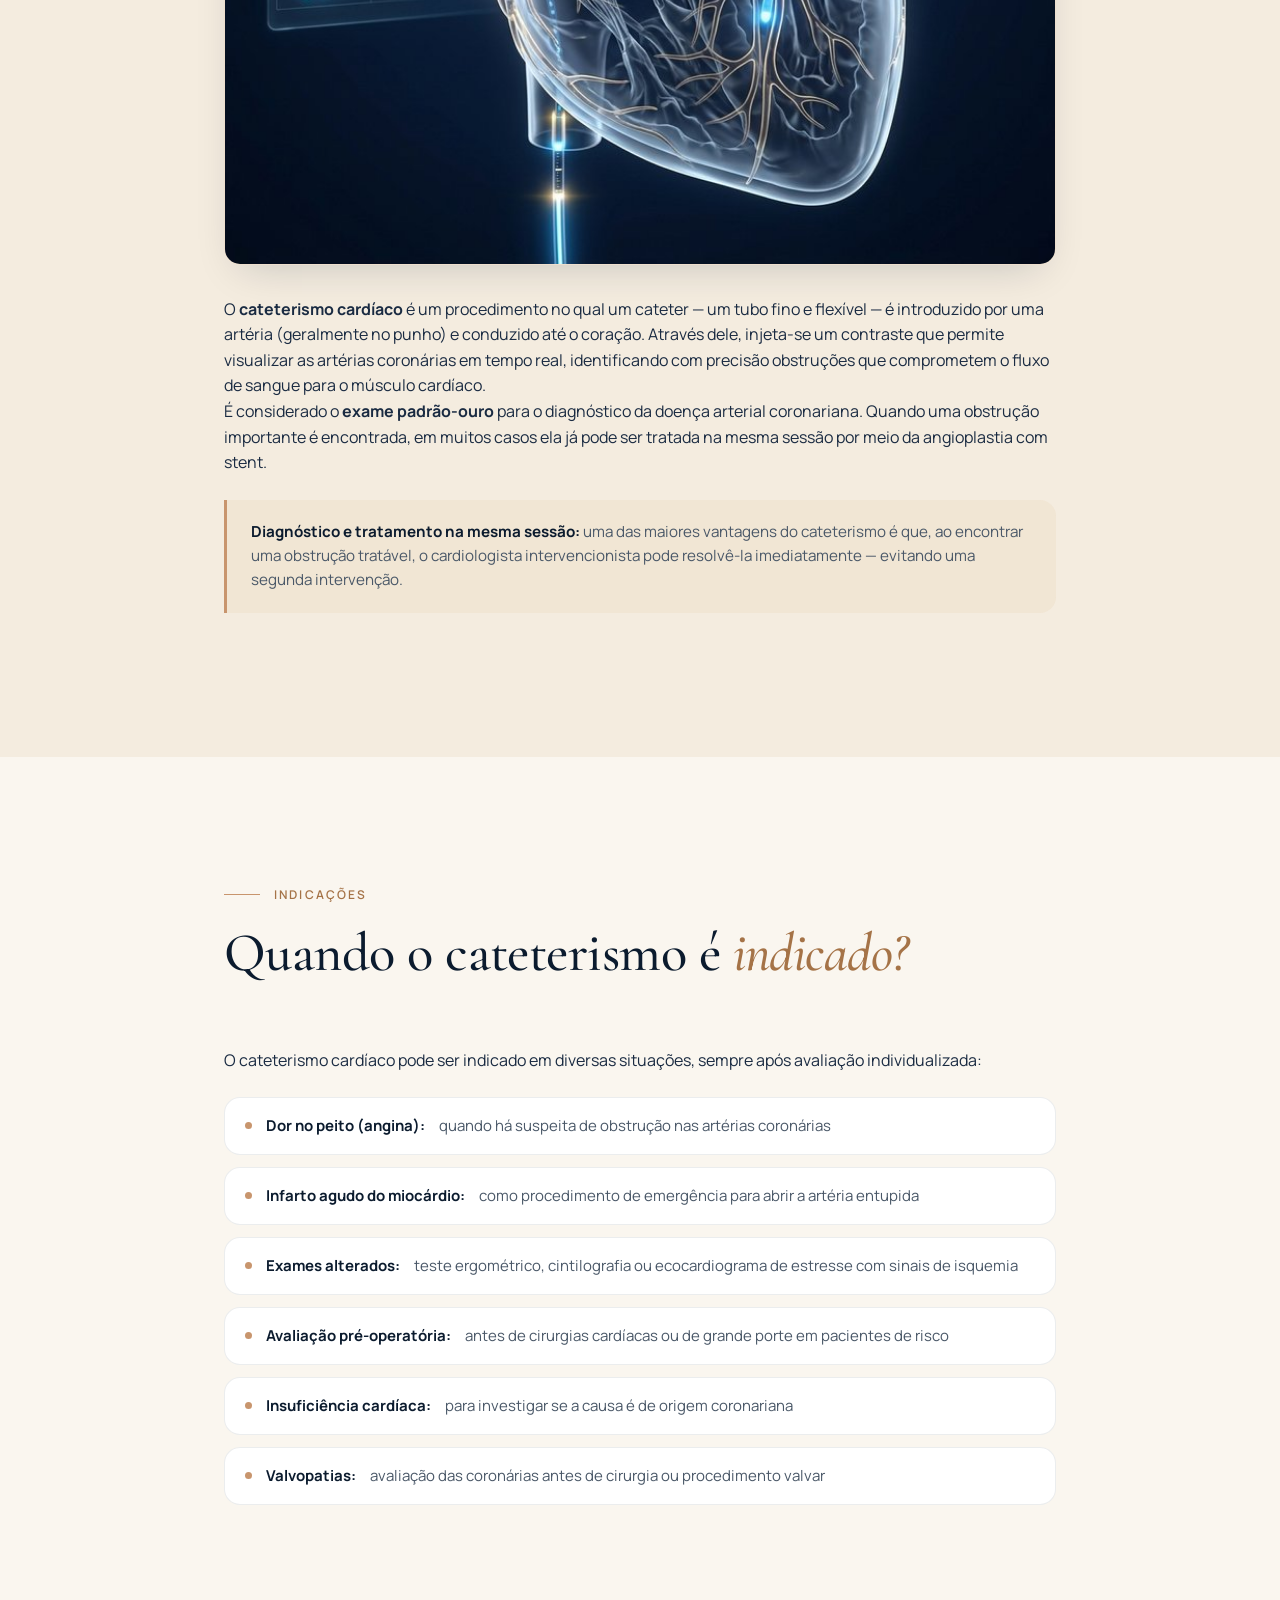
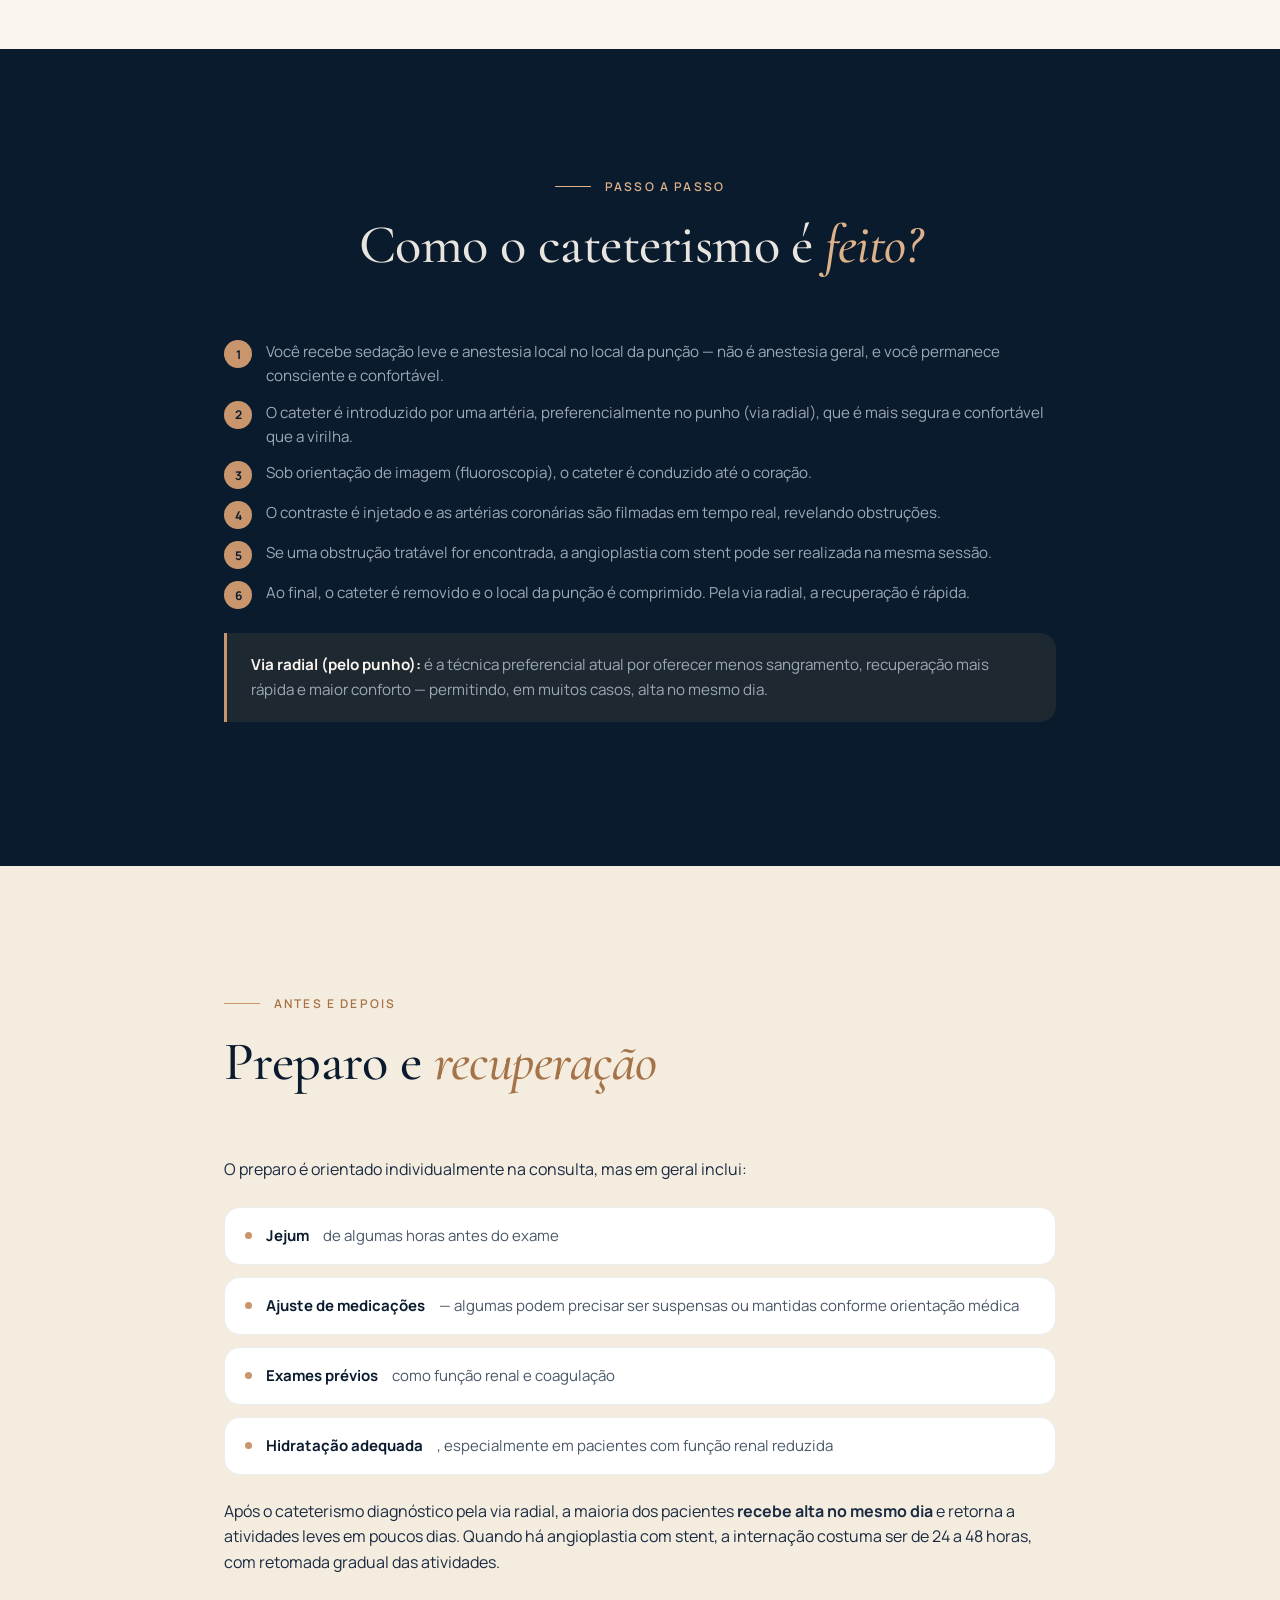
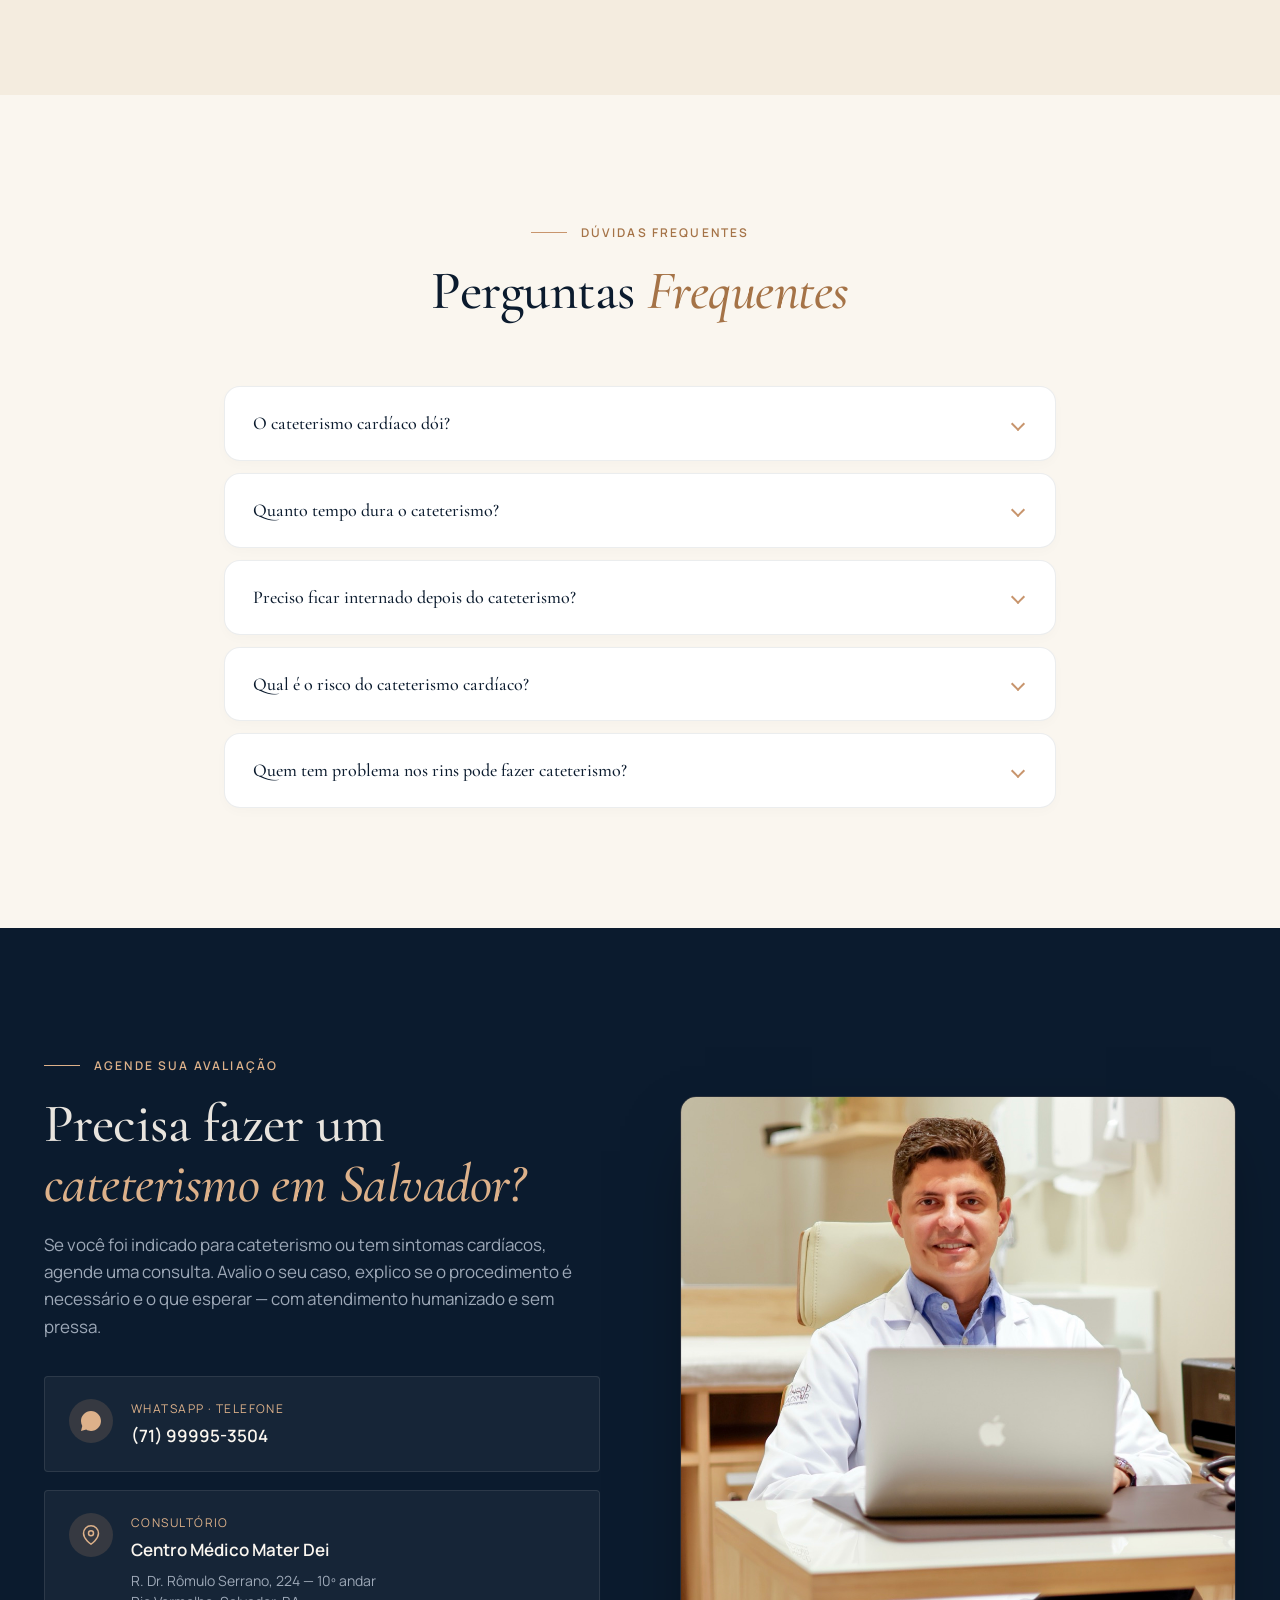
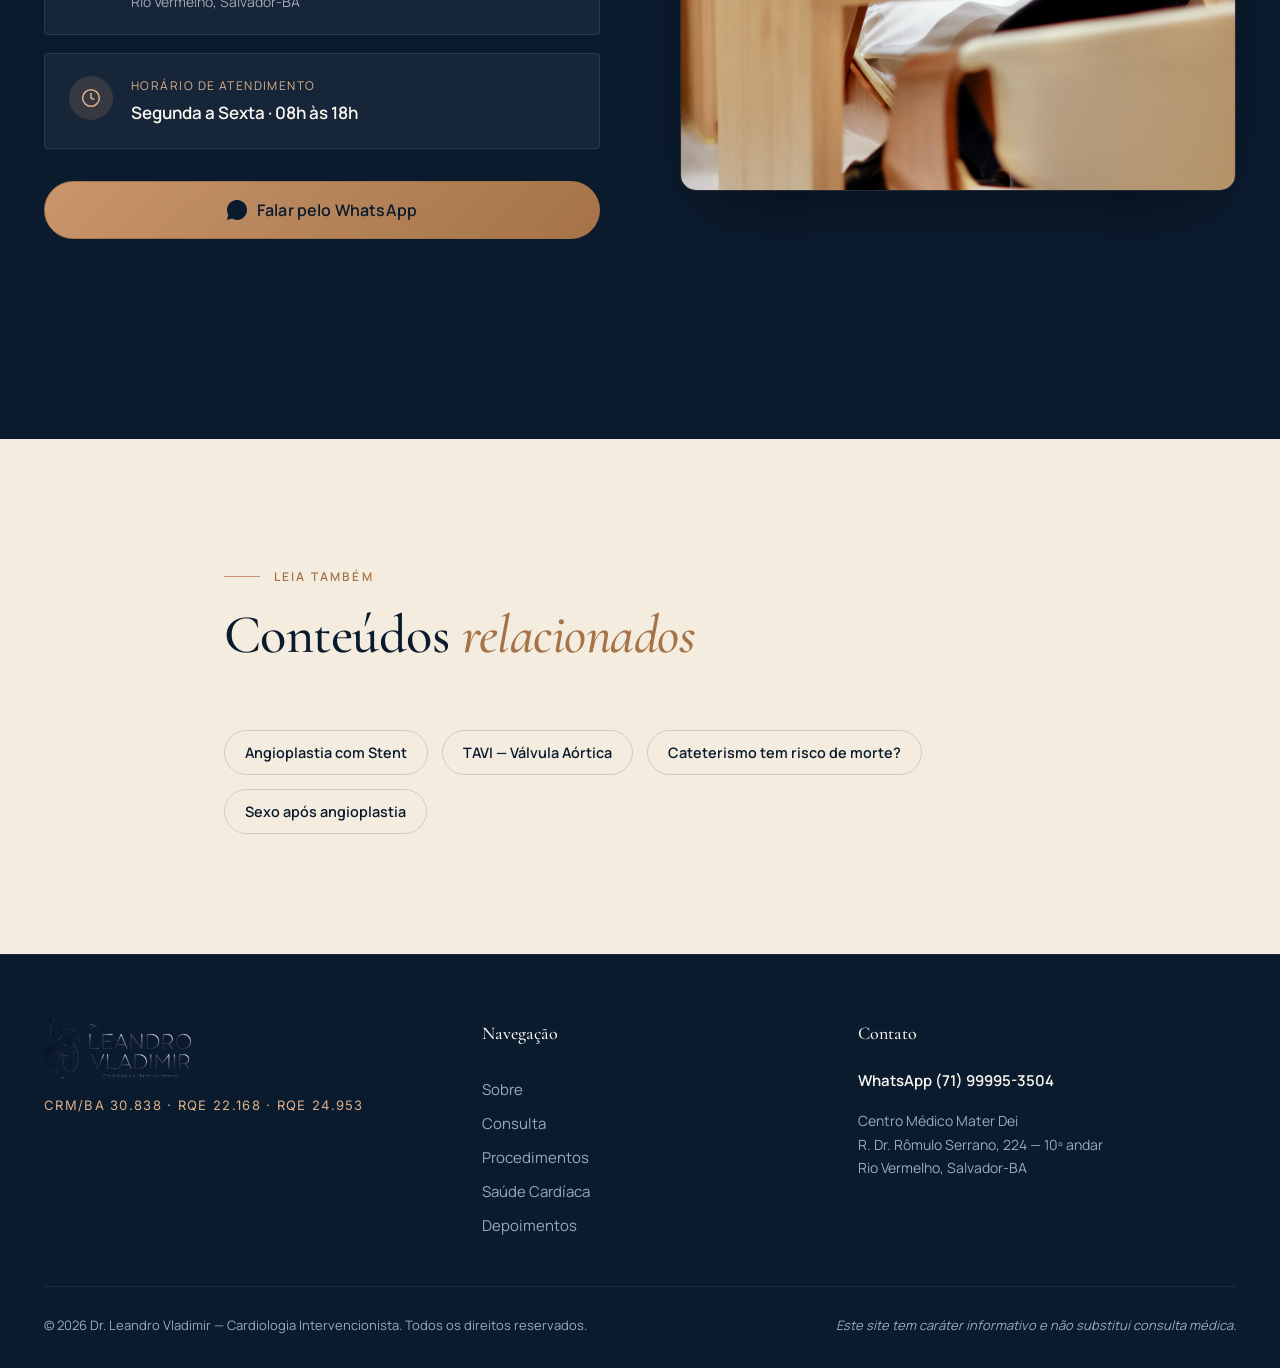
<file: cateterismo-cardiaco/index.html>
<!DOCTYPE html>
<html lang="pt-BR">
<head>
  <!-- Google Tag Manager -->
  <script>(function(w,d,s,l,i){w[l]=w[l]||[];w[l].push({'gtm.start':
  new Date().getTime(),event:'gtm.js'});var f=d.getElementsByTagName(s)[0],
  j=d.createElement(s),dl=l!='dataLayer'?'&l='+l:'';j.async=true;j.src=
  'https://www.googletagmanager.com/gtm.js?id='+i+dl;f.parentNode.insertBefore(j,f);
  })(window,document,'script','dataLayer','GTM-55W7V7B9');</script>

  <meta charset="UTF-8" />
  <meta name="viewport" content="width=device-width, initial-scale=1.0" />
  <meta name="theme-color" content="#0B1B2E" />

  <title>Cateterismo Cardíaco em Salvador | Dr. Leandro Vladimir</title>
  <meta name="description" content="Cateterismo cardíaco em Salvador com cardiologista intervencionista experiente. Entenda o que é, como é feito, indicações, preparo e recuperação. Agende sua consulta pelo WhatsApp. CRM/BA 30.838." />
  <meta name="keywords" content="cateterismo cardíaco Salvador, cateterismo Salvador, cateterismo cardíaco o que é, cateterismo coronário, hemodinâmica Salvador, cardiologista intervencionista Salvador, Dr Leandro Vladimir" />
  <meta name="author" content="Dr. Leandro Vladimir" />
  <meta name="robots" content="index, follow, max-image-preview:large" />
  <link rel="canonical" href="https://leandrovladimir.com.br/cateterismo-cardiaco/" />
  <meta name="geo.region" content="BR-BA" />
  <meta name="geo.placename" content="Salvador" />

  <meta property="og:type" content="article" />
  <meta property="og:url" content="https://leandrovladimir.com.br/cateterismo-cardiaco/" />
  <meta property="og:title" content="Cateterismo Cardíaco em Salvador | Dr. Leandro Vladimir" />
  <meta property="og:description" content="Tudo sobre o cateterismo cardíaco: o que é, como é feito, indicações e recuperação — por cardiologista intervencionista em Salvador." />
  <meta property="og:image" content="https://leandrovladimir.com.br/images/consulta.jpg" />
  <meta property="og:locale" content="pt_BR" />
  <meta property="og:site_name" content="Dr. Leandro Vladimir — Cardiologia Intervencionista" />

  <meta name="twitter:card" content="summary_large_image" />
  <meta name="twitter:title" content="Cateterismo Cardíaco em Salvador | Dr. Leandro Vladimir" />
  <meta name="twitter:description" content="O que é o cateterismo cardíaco, como é feito e quando é indicado — explicado por cardiologista intervencionista em Salvador." />
  <meta name="twitter:image" content="https://leandrovladimir.com.br/images/consulta.jpg" />

  <link rel="icon" type="image/png" sizes="512x512" href="/images/favicon-512.png" />
  <link rel="icon" type="image/png" sizes="128x128" href="/images/favicon.png" />
  <link rel="apple-touch-icon" sizes="180x180" href="/images/apple-touch-icon.png" />

  <link rel="preconnect" href="https://fonts.googleapis.com" />
  <link rel="preconnect" href="https://fonts.gstatic.com" crossorigin />
  <link href="https://fonts.googleapis.com/css2?family=Cormorant+Garamond:ital,wght@0,400;0,500;0,600;0,700;1,400;1,500&family=Manrope:wght@300;400;500;600;700&family=Inter:wght@400;500;600&display=swap" rel="stylesheet" />

  <link rel="stylesheet" href="/style.css" />

  <script type="application/ld+json">
  {
    "@context": "https://schema.org",
    "@graph": [
      {
        "@type": "MedicalWebPage",
        "name": "Cateterismo Cardíaco em Salvador",
        "description": "Página informativa sobre o cateterismo cardíaco realizado por Dr. Leandro Vladimir, cardiologista intervencionista em Salvador: o que é, indicações, preparo, riscos e recuperação.",
        "url": "https://leandrovladimir.com.br/cateterismo-cardiaco/",
        "inLanguage": "pt-BR",
        "author": {
          "@type": "Physician",
          "name": "Dr. Leandro Vladimir",
          "identifier": "CRM/BA 30.838",
          "url": "https://leandrovladimir.com.br/"
        },
        "about": {
          "@type": "MedicalProcedure",
          "name": "Cateterismo Cardíaco",
          "procedureType": "https://schema.org/DiagnosticProcedure",
          "bodyLocation": "Coração e artérias coronárias"
        }
      },
      {
        "@type": "BreadcrumbList",
        "itemListElement": [
          { "@type": "ListItem", "position": 1, "name": "Início", "item": "https://leandrovladimir.com.br/" },
          { "@type": "ListItem", "position": 2, "name": "Procedimentos", "item": "https://leandrovladimir.com.br/#procedimentos" },
          { "@type": "ListItem", "position": 3, "name": "Cateterismo Cardíaco", "item": "https://leandrovladimir.com.br/cateterismo-cardiaco/" }
        ]
      },
      {
        "@type": "FAQPage",
        "mainEntity": [
          { "@type": "Question", "name": "O cateterismo cardíaco dói?", "acceptedAnswer": { "@type": "Answer", "text": "Não. O procedimento é realizado sob sedação leve e anestesia local no ponto da punção, geralmente no punho. A maioria dos pacientes relata apenas uma leve sensação de pressão, sem dor significativa." } },
          { "@type": "Question", "name": "Quanto tempo dura o cateterismo cardíaco?", "acceptedAnswer": { "@type": "Answer", "text": "O cateterismo diagnóstico dura em média de 30 a 60 minutos. Quando é necessária a angioplastia na mesma sessão, o tempo pode ser maior." } },
          { "@type": "Question", "name": "Preciso ficar internado depois do cateterismo?", "acceptedAnswer": { "@type": "Answer", "text": "No cateterismo diagnóstico pela via radial (punho), a maioria dos pacientes recebe alta no mesmo dia, após algumas horas de observação. Se for realizada angioplastia com stent, a internação costuma ser de 24 a 48 horas." } },
          { "@type": "Question", "name": "Qual o risco do cateterismo cardíaco?", "acceptedAnswer": { "@type": "Answer", "text": "O cateterismo diagnóstico eletivo é um procedimento seguro, com taxa de complicações graves inferior a 0,1% quando realizado por equipe experiente e com estrutura adequada." } }
        ]
      }
    ]
  }
  </script>
</head>

<body>
  <noscript><iframe src="https://www.googletagmanager.com/ns.html?id=GTM-55W7V7B9" height="0" width="0" style="display:none;visibility:hidden"></iframe></noscript>

  <!-- HEADER -->
  <header class="header" id="header">
    <div class="container header__inner">
      <a href="https://leandrovladimir.com.br" class="header__brand" aria-label="Dr. Leandro Vladimir — Início">
        <img src="/images/logo-header-dark.png" alt="Logo Dr. Leandro Vladimir" class="header__logo" width="240" height="98" />
      </a>
      <nav class="header__nav" aria-label="Navegação principal">
        <a href="https://leandrovladimir.com.br/#sobre">Sobre</a>
        <a href="https://leandrovladimir.com.br/#consulta">Consulta</a>
        <a href="https://leandrovladimir.com.br/#procedimentos">Procedimentos</a>
        <a href="https://leandrovladimir.com.br/#conteudo">Saúde Cardíaca</a>
        <a href="https://leandrovladimir.com.br/#contato">Contato</a>
      </nav>
      <a href="https://wa.me/5571999953504?text=Ol%C3%A1%2C%20Dr.%20Leandro.%20Tenho%20d%C3%BAvidas%20sobre%20o%20cateterismo%20card%C3%ADaco%20e%20gostaria%20de%20agendar%20uma%20consulta." class="btn btn--primary header__cta" target="_blank" rel="noopener">
        Agendar Consulta
      </a>
      <button class="header__toggle" aria-label="Abrir menu" aria-expanded="false" id="navToggle">
        <span></span><span></span><span></span>
      </button>
    </div>
  </header>

  <!-- HERO -->
  <section class="page-hero">
    <div class="container">
      <div class="breadcrumb">
        <a href="https://leandrovladimir.com.br">Início</a>
        <span>›</span>
        <a href="https://leandrovladimir.com.br/#procedimentos">Procedimentos</a>
        <span>›</span>
        Cateterismo Cardíaco
      </div>
      <div class="page-hero__eyebrow">
        <span class="eyebrow__line"></span>
        <span>Cardiologia Intervencionista · Salvador</span>
      </div>
      <h1 class="page-hero__title">
        Cateterismo Cardíaco <em>em Salvador</em>
      </h1>
      <p class="page-hero__lede">
        O exame padrão-ouro para avaliar as artérias do coração — realizado com técnica moderna, sedação leve e foco na segurança do paciente. Entenda tudo antes do seu procedimento.
      </p>
      <p class="page-hero__crm">Dr. Leandro Vladimir · CRM/BA 30.838 · RQE 22.168 · RQE 24.953</p>
    </div>
  </section>

  <!-- STATS -->
  <div class="stats-strip">
    <div class="container">
      <div class="stats-strip__grid">
        <div class="stats-strip__item">
          <span class="stats-strip__number">30–60</span>
          <span class="stats-strip__label">minutos é a duração média do cateterismo diagnóstico</span>
        </div>
        <div class="stats-strip__item">
          <span class="stats-strip__number">+3.000</span>
          <span class="stats-strip__label">procedimentos realizados pelo Dr. Leandro em Salvador</span>
        </div>
        <div class="stats-strip__item">
          <span class="stats-strip__number">&lt; 0,1%</span>
          <span class="stats-strip__label">taxa de complicações graves no exame eletivo</span>
        </div>
      </div>
    </div>
  </div>

  <!-- O QUE É -->
  <section class="section section--cream" id="o-que-e">
    <div class="container container--narrow">
      <div class="section__head reveal">
        <span class="eyebrow"><span class="eyebrow__line"></span> Entenda o Procedimento</span>
        <h2 class="section__title">O que é o <em>cateterismo cardíaco?</em></h2>
      </div>
      <div class="reveal" style="display: flex; flex-direction: column; gap: 32px;">
        <div class="editorial-photo" style="max-width: 100%; border-radius: var(--radius-lg); overflow: hidden; border: 1px solid rgba(200, 149, 109, 0.15); box-shadow: 0 16px 40px -16px rgba(11,27,46,0.2);">
          <img src="/images/ilustr-cateterismo.jpg" alt="Ilustração 3D premium do cateterismo cardíaco mostrando cateter e coração" style="width: 100%; height: auto; display: block;" loading="lazy" />
        </div>
        <div>
          <p>O <strong>cateterismo cardíaco</strong> é um procedimento no qual um cateter — um tubo fino e flexível — é introduzido por uma artéria (geralmente no punho) e conduzido até o coração. Através dele, injeta-se um contraste que permite visualizar as artérias coronárias em tempo real, identificando com precisão obstruções que comprometem o fluxo de sangue para o músculo cardíaco.</p>
          <p>É considerado o <strong>exame padrão-ouro</strong> para o diagnóstico da doença arterial coronariana. Quando uma obstrução importante é encontrada, em muitos casos ela já pode ser tratada na mesma sessão por meio da <a href="/angioplastia/">angioplastia com stent</a>.</p>
          <div class="alert-box">
            <strong>Diagnóstico e tratamento na mesma sessão:</strong> uma das maiores vantagens do cateterismo é que, ao encontrar uma obstrução tratável, o cardiologista intervencionista pode resolvê-la imediatamente — evitando uma segunda intervenção.
          </div>
        </div>
      </div>
    </div>
  </section>

  <!-- QUANDO É INDICADO -->
  <section class="section" id="indicacoes">
    <div class="container container--narrow">
      <div class="section__head reveal">
        <span class="eyebrow"><span class="eyebrow__line"></span> Indicações</span>
        <h2 class="section__title">Quando o cateterismo é <em>indicado?</em></h2>
      </div>
      <div class="reveal">
        <p>O cateterismo cardíaco pode ser indicado em diversas situações, sempre após avaliação individualizada:</p>
        <ul class="risk-list">
          <li><strong>Dor no peito (angina):</strong> quando há suspeita de obstrução nas artérias coronárias</li>
          <li><strong>Infarto agudo do miocárdio:</strong> como procedimento de emergência para abrir a artéria entupida</li>
          <li><strong>Exames alterados:</strong> teste ergométrico, cintilografia ou ecocardiograma de estresse com sinais de isquemia</li>
          <li><strong>Avaliação pré-operatória:</strong> antes de cirurgias cardíacas ou de grande porte em pacientes de risco</li>
          <li><strong>Insuficiência cardíaca:</strong> para investigar se a causa é de origem coronariana</li>
          <li><strong>Valvopatias:</strong> avaliação das coronárias antes de cirurgia ou procedimento valvar</li>
        </ul>
      </div>
    </div>
  </section>

  <!-- COMO É FEITO -->
  <section class="section section--dark" id="como-e-feito">
    <div class="container container--narrow">
      <div class="section__head section__head--center reveal">
        <span class="eyebrow eyebrow--light"><span class="eyebrow__line"></span> Passo a Passo</span>
        <h2 class="section__title section__title--light">Como o cateterismo é <em>feito?</em></h2>
      </div>
      <div class="reveal">
        <ol class="num-list">
          <li>Você recebe sedação leve e anestesia local no local da punção — não é anestesia geral, e você permanece consciente e confortável.</li>
          <li>O cateter é introduzido por uma artéria, preferencialmente no punho (via radial), que é mais segura e confortável que a virilha.</li>
          <li>Sob orientação de imagem (fluoroscopia), o cateter é conduzido até o coração.</li>
          <li>O contraste é injetado e as artérias coronárias são filmadas em tempo real, revelando obstruções.</li>
          <li>Se uma obstrução tratável for encontrada, a angioplastia com stent pode ser realizada na mesma sessão.</li>
          <li>Ao final, o cateter é removido e o local da punção é comprimido. Pela via radial, a recuperação é rápida.</li>
        </ol>
        <div class="alert-box">
          <strong>Via radial (pelo punho):</strong> é a técnica preferencial atual por oferecer menos sangramento, recuperação mais rápida e maior conforto — permitindo, em muitos casos, alta no mesmo dia.
        </div>
      </div>
    </div>
  </section>

  <!-- PREPARO E RECUPERAÇÃO -->
  <section class="section section--cream" id="preparo">
    <div class="container container--narrow">
      <div class="section__head reveal">
        <span class="eyebrow"><span class="eyebrow__line"></span> Antes e Depois</span>
        <h2 class="section__title">Preparo e <em>recuperação</em></h2>
      </div>
      <div class="reveal">
        <p>O preparo é orientado individualmente na consulta, mas em geral inclui:</p>
        <ul class="risk-list">
          <li><strong>Jejum</strong> de algumas horas antes do exame</li>
          <li><strong>Ajuste de medicações</strong> — algumas podem precisar ser suspensas ou mantidas conforme orientação médica</li>
          <li><strong>Exames prévios</strong> como função renal e coagulação</li>
          <li><strong>Hidratação adequada</strong>, especialmente em pacientes com função renal reduzida</li>
        </ul>
        <p>Após o cateterismo diagnóstico pela via radial, a maioria dos pacientes <strong>recebe alta no mesmo dia</strong> e retorna a atividades leves em poucos dias. Quando há angioplastia com stent, a internação costuma ser de 24 a 48 horas, com retomada gradual das atividades.</p>
      </div>
    </div>
  </section>

  <!-- FAQ -->
  <section class="section" id="faq">
    <div class="container container--narrow">
      <div class="section__head section__head--center reveal">
        <span class="eyebrow"><span class="eyebrow__line"></span> Dúvidas Frequentes</span>
        <h2 class="section__title">Perguntas <em>Frequentes</em></h2>
      </div>
      <div class="faq">
        <details class="faq__item reveal">
          <summary>O cateterismo cardíaco dói?</summary>
          <div class="faq__answer">
            <p>Não. O procedimento é realizado sob sedação leve e anestesia local no ponto da punção, geralmente no punho. A maioria dos pacientes relata apenas uma leve sensação de pressão, sem dor significativa durante o exame.</p>
          </div>
        </details>
        <details class="faq__item reveal">
          <summary>Quanto tempo dura o cateterismo?</summary>
          <div class="faq__answer">
            <p>O cateterismo diagnóstico dura em média de 30 a 60 minutos. Quando é necessária a angioplastia com stent na mesma sessão, o tempo total pode ser maior, dependendo da complexidade do caso.</p>
          </div>
        </details>
        <details class="faq__item reveal">
          <summary>Preciso ficar internado depois do cateterismo?</summary>
          <div class="faq__answer">
            <p>No cateterismo diagnóstico pela via radial, a maioria dos pacientes recebe alta no mesmo dia, após algumas horas de observação. Se for realizada angioplastia com stent, a internação costuma ser de 24 a 48 horas.</p>
          </div>
        </details>
        <details class="faq__item reveal">
          <summary>Qual é o risco do cateterismo cardíaco?</summary>
          <div class="faq__answer">
            <p>O cateterismo diagnóstico eletivo é um procedimento seguro, com taxa de complicações graves inferior a 0,1% quando realizado por equipe experiente e com estrutura adequada. <a href="/cateterismo-risco-de-morte/">Veja a análise completa sobre o risco do cateterismo</a>.</p>
          </div>
        </details>
        <details class="faq__item reveal">
          <summary>Quem tem problema nos rins pode fazer cateterismo?</summary>
          <div class="faq__answer">
            <p>Pode, com cuidados especiais. O contraste pode afetar a função renal, por isso pacientes com insuficiência renal precisam de hidratação adequada e o volume de contraste é minimizado. Em casos selecionados, há técnicas que reduzem ao mínimo a quantidade de contraste.</p>
          </div>
        </details>
      </div>
    </div>
  </section>

  <!-- CTA / CONTATO -->
  <section class="section section--dark" id="contato">
    <div class="container">
      <div class="contact__grid">
        <div class="contact__info reveal">
          <span class="eyebrow eyebrow--light"><span class="eyebrow__line"></span> Agende sua avaliação</span>
          <h2 class="section__title section__title--light">Precisa fazer um <em>cateterismo em Salvador?</em></h2>
          <p class="contact__lede">Se você foi indicado para cateterismo ou tem sintomas cardíacos, agende uma consulta. Avalio o seu caso, explico se o procedimento é necessário e o que esperar — com atendimento humanizado e sem pressa.</p>

          <div class="contact__items">
            <a href="https://wa.me/5571999953504?text=Ol%C3%A1%2C%20Dr.%20Leandro.%20Tenho%20d%C3%BAvidas%20sobre%20o%20cateterismo%20card%C3%ADaco%20e%20gostaria%20de%20agendar%20uma%20consulta." class="contact__item" target="_blank" rel="noopener">
              <div class="contact__icon">
                <svg viewBox="0 0 24 24" fill="currentColor"><path d="M17.5 14.4c-.3-.2-1.8-.9-2-1-.3-.1-.5-.1-.7.1-.2.3-.7 1-.9 1.2-.2.2-.3.2-.6.1-1.5-.7-2.4-1.3-3.4-3-.3-.5.3-.4.7-1.4.1-.2 0-.4 0-.5-.1-.1-.7-1.6-.9-2.2-.2-.6-.5-.5-.7-.5h-.6c-.2 0-.5.1-.8.4-.3.3-1 1-1 2.4 0 1.4 1 2.8 1.2 3 .2.2 2.1 3.2 5 4.5.7.3 1.3.5 1.7.6.7.2 1.4.2 1.9.1.6-.1 1.8-.7 2-1.5.2-.7.2-1.4.2-1.5-.1-.2-.3-.2-.6-.4zM12 0C5.4 0 0 5.4 0 12c0 2.1.5 4.1 1.5 5.9L0 24l6.3-1.7C8 23.5 10 24 12 24c6.6 0 12-5.4 12-12S18.6 0 12 0z"/></svg>
              </div>
              <div>
                <small>WhatsApp · Telefone</small>
                <strong>(71) 99995-3504</strong>
              </div>
            </a>
            <div class="contact__item">
              <div class="contact__icon">
                <svg viewBox="0 0 24 24" fill="none" stroke="currentColor" stroke-width="1.8"><path d="M21 10c0 7-9 13-9 13s-9-6-9-13a9 9 0 0118 0z"/><circle cx="12" cy="10" r="3"/></svg>
              </div>
              <div>
                <small>Consultório</small>
                <strong>Centro Médico Mater Dei</strong>
                <span>R. Dr. Rômulo Serrano, 224 — 10º andar<br/>Rio Vermelho, Salvador-BA</span>
              </div>
            </div>
            <div class="contact__item">
              <div class="contact__icon">
                <svg viewBox="0 0 24 24" fill="none" stroke="currentColor" stroke-width="1.8"><circle cx="12" cy="12" r="10"/><path d="M12 6v6l4 2"/></svg>
              </div>
              <div>
                <small>Horário de atendimento</small>
                <strong>Segunda a Sexta · 08h às 18h</strong>
              </div>
            </div>
          </div>

          <a href="https://wa.me/5571999953504?text=Ol%C3%A1%2C%20Dr.%20Leandro.%20Tenho%20d%C3%BAvidas%20sobre%20o%20cateterismo%20card%C3%ADaco%20e%20gostaria%20de%20agendar%20uma%20consulta." class="btn btn--copper btn--large btn--full" target="_blank" rel="noopener">
            <svg xmlns="http://www.w3.org/2000/svg" width="20" height="20" viewBox="0 0 24 24" fill="currentColor"><path d="M17.5 14.4c-.3-.2-1.8-.9-2-1-.3-.1-.5-.1-.7.1-.2.3-.7 1-.9 1.2-.2.2-.3.2-.6.1-1.5-.7-2.4-1.3-3.4-3-.3-.5.3-.4.7-1.4.1-.2 0-.4 0-.5-.1-.1-.7-1.6-.9-2.2-.2-.6-.5-.5-.7-.5h-.6c-.2 0-.5.1-.8.4-.3.3-1 1-1 2.4 0 1.4 1 2.8 1.2 3 .2.2 2.1 3.2 5 4.5.7.3 1.3.5 1.7.6.7.2 1.4.2 1.9.1.6-.1 1.8-.7 2-1.5.2-.7.2-1.4.2-1.5-.1-.2-.3-.2-.6-.4zM12 0C5.4 0 0 5.4 0 12c0 2.1.5 4.1 1.5 5.9L0 24l6.3-1.7C8 23.5 10 24 12 24c6.6 0 12-5.4 12-12S18.6 0 12 0z"/></svg>
            Falar pelo WhatsApp
          </a>
        </div>

        <div class="contact__photo reveal" data-delay="200">
          <img src="/images/consulta.jpg" alt="Dr. Leandro Vladimir, cardiologista intervencionista em Salvador" width="600" height="900" loading="lazy" />
        </div>
      </div>
    </div>
  </section>

  <!-- RELACIONADOS -->
  <section class="section section--cream" id="relacionados">
    <div class="container container--narrow">
      <div class="section__head reveal">
        <span class="eyebrow"><span class="eyebrow__line"></span> Leia também</span>
        <h2 class="section__title">Conteúdos <em>relacionados</em></h2>
      </div>
      <div class="related-links reveal">
        <a href="/angioplastia/">Angioplastia com Stent</a>
        <a href="/tavi/">TAVI — Válvula Aórtica</a>
        <a href="/cateterismo-risco-de-morte/">Cateterismo tem risco de morte?</a>
        <a href="/sexo-apos-angioplastia/">Sexo após angioplastia</a>
      </div>
    </div>
  </section>

  <!-- FOOTER -->
  <footer class="footer">
    <div class="container">
      <div class="footer__grid">
        <div class="footer__brand">
          <img src="/images/logo-footer.png" alt="Logo Dr. Leandro Vladimir" width="240" height="98" />
          <p class="footer__crm">CRM/BA 30.838 · RQE 22.168 · RQE 24.953</p>
        </div>
        <nav class="footer__nav" aria-label="Navegação do rodapé">
          <h4>Navegação</h4>
          <a href="https://leandrovladimir.com.br/#sobre">Sobre</a>
          <a href="https://leandrovladimir.com.br/#consulta">Consulta</a>
          <a href="https://leandrovladimir.com.br/#procedimentos">Procedimentos</a>
          <a href="https://leandrovladimir.com.br/#conteudo">Saúde Cardíaca</a>
          <a href="https://leandrovladimir.com.br/#depoimentos">Depoimentos</a>
        </nav>
        <div class="footer__contact">
          <h4>Contato</h4>
          <a href="https://wa.me/5571999953504" target="_blank" rel="noopener">WhatsApp (71) 99995-3504</a>
          <p>Centro Médico Mater Dei<br/>R. Dr. Rômulo Serrano, 224 — 10º andar<br/>Rio Vermelho, Salvador-BA</p>
        </div>
      </div>
      <div class="footer__bottom">
        <p>© <span id="year"></span> Dr. Leandro Vladimir — Cardiologia Intervencionista. Todos os direitos reservados.</p>
        <p class="footer__disclaimer">Este site tem caráter informativo e não substitui consulta médica.</p>
      </div>
    </div>
  </footer>

  <!-- FLOATING WHATSAPP -->
  <a href="https://wa.me/5571999953504?text=Ol%C3%A1%2C%20Dr.%20Leandro.%20Tenho%20d%C3%BAvidas%20sobre%20o%20cateterismo%20card%C3%ADaco." class="wa-float" aria-label="Falar no WhatsApp" target="_blank" rel="noopener">
    <svg viewBox="0 0 24 24" fill="currentColor" aria-hidden="true"><path d="M17.5 14.4c-.3-.2-1.8-.9-2-1-.3-.1-.5-.1-.7.1-.2.3-.7 1-.9 1.2-.2.2-.3.2-.6.1-1.5-.7-2.4-1.3-3.4-3-.3-.5.3-.4.7-1.4.1-.2 0-.4 0-.5-.1-.1-.7-1.6-.9-2.2-.2-.6-.5-.5-.7-.5h-.6c-.2 0-.5.1-.8.4-.3.3-1 1-1 2.4 0 1.4 1 2.8 1.2 3 .2.2 2.1 3.2 5 4.5.7.3 1.3.5 1.7.6.7.2 1.4.2 1.9.1.6-.1 1.8-.7 2-1.5.2-.7.2-1.4.2-1.5-.1-.2-.3-.2-.6-.4zM12 0C5.4 0 0 5.4 0 12c0 2.1.5 4.1 1.5 5.9L0 24l6.3-1.7C8 23.5 10 24 12 24c6.6 0 12-5.4 12-12S18.6 0 12 0z"/></svg>
  </a>

  <script src="/script.js" defer></script>
  <script>document.getElementById('year').textContent = new Date().getFullYear();</script>
</body>
</html>
</file>
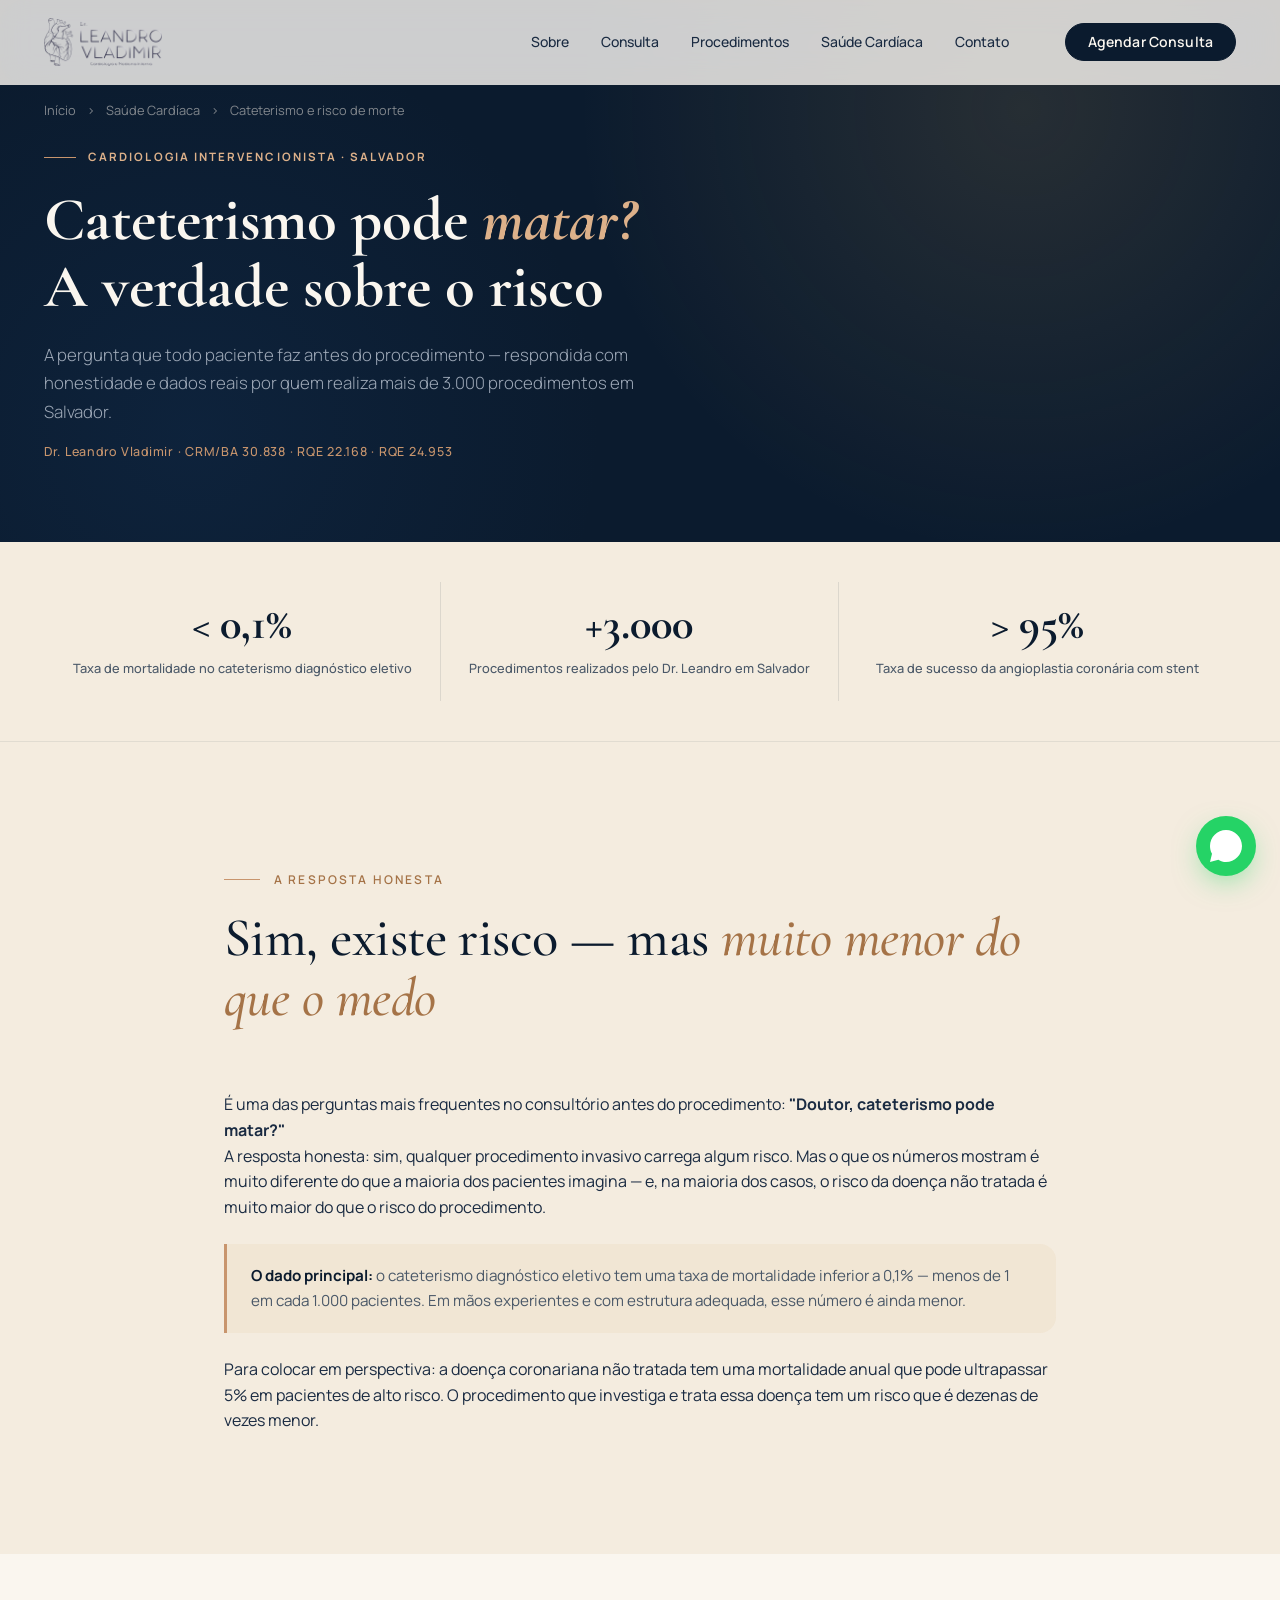
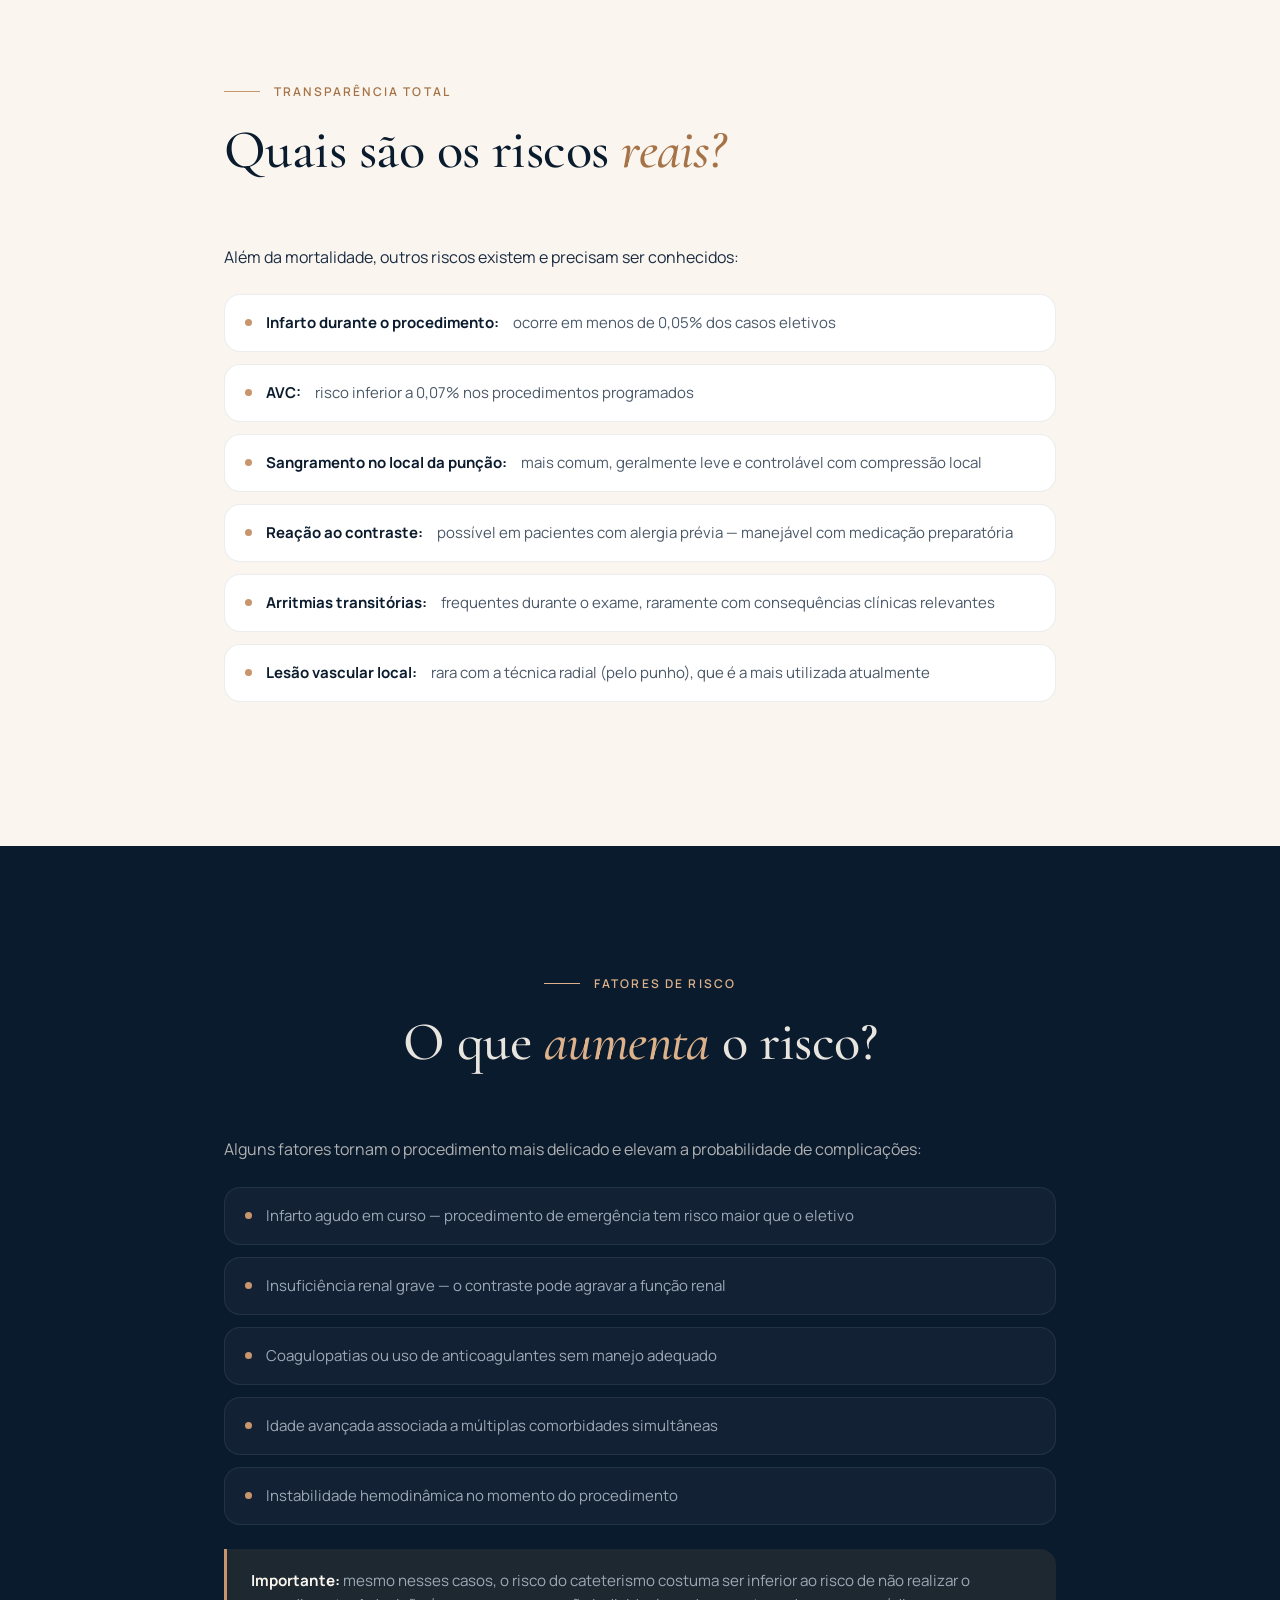
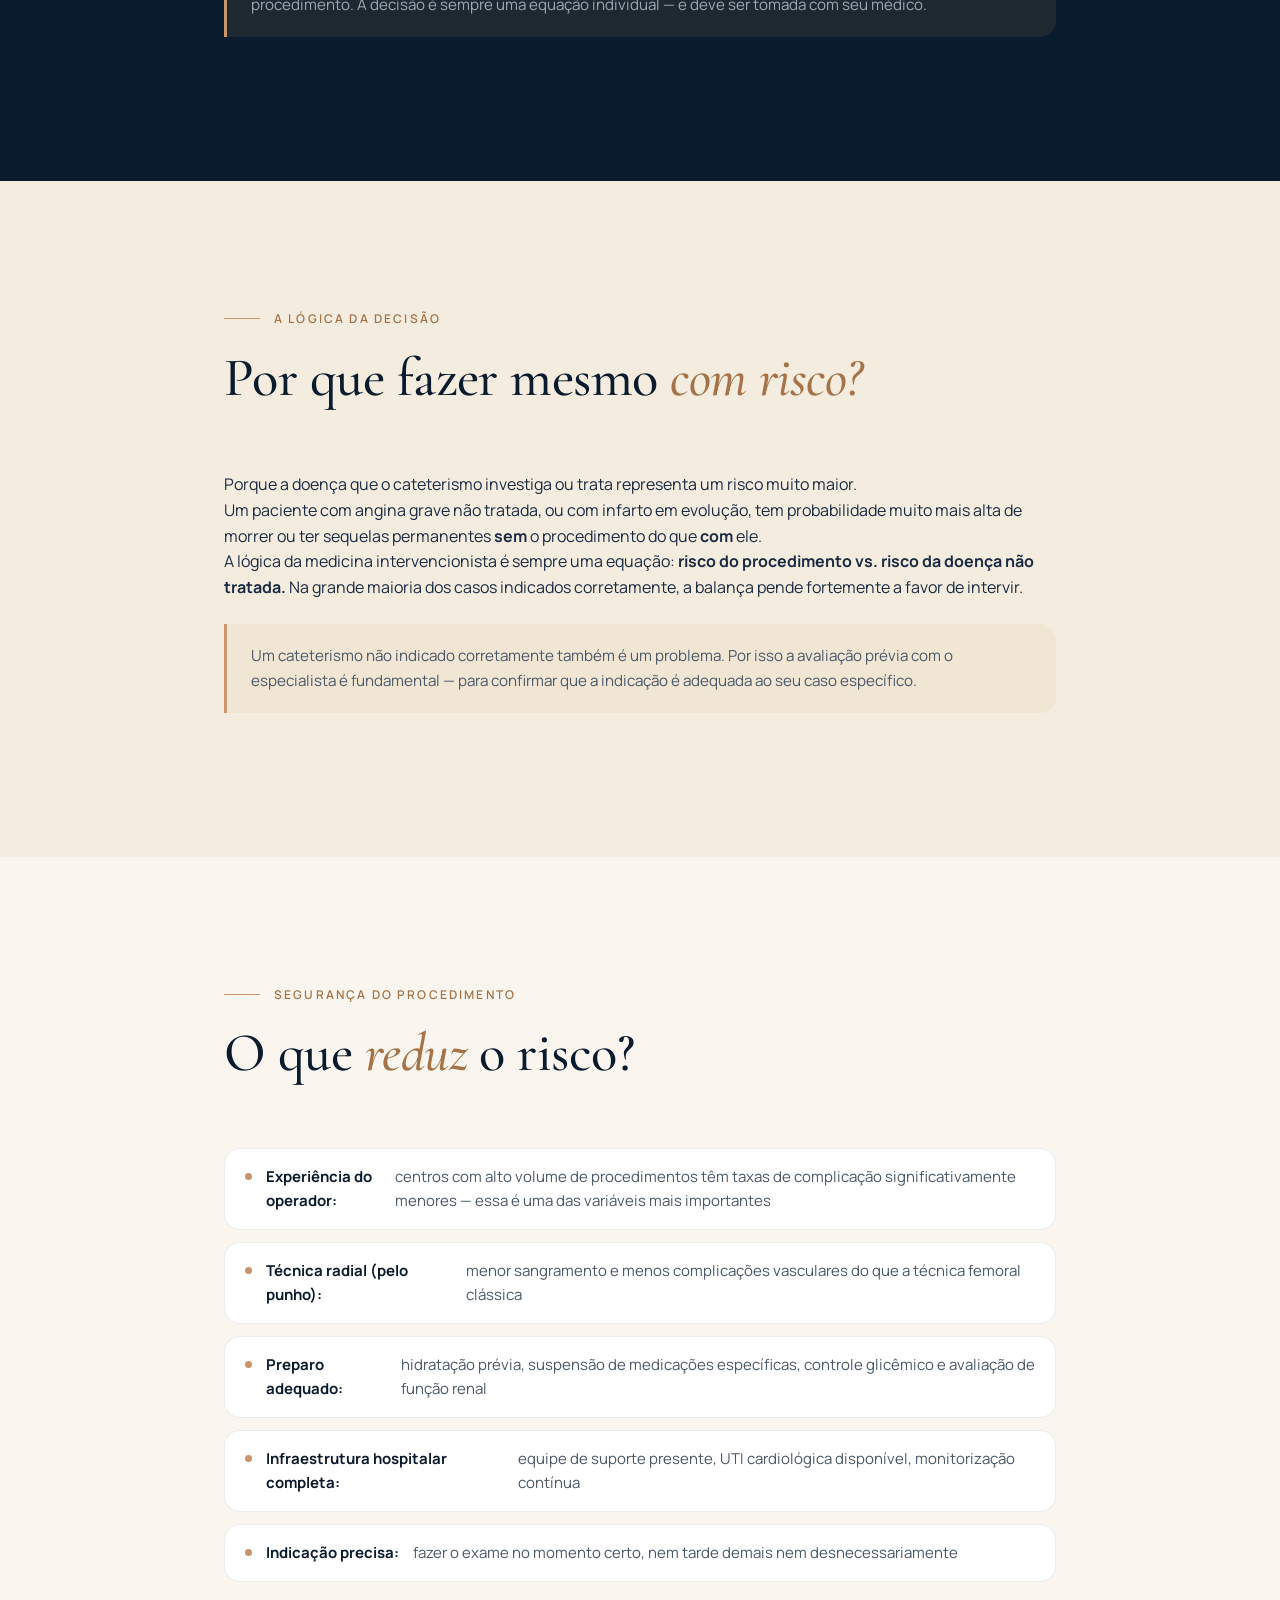
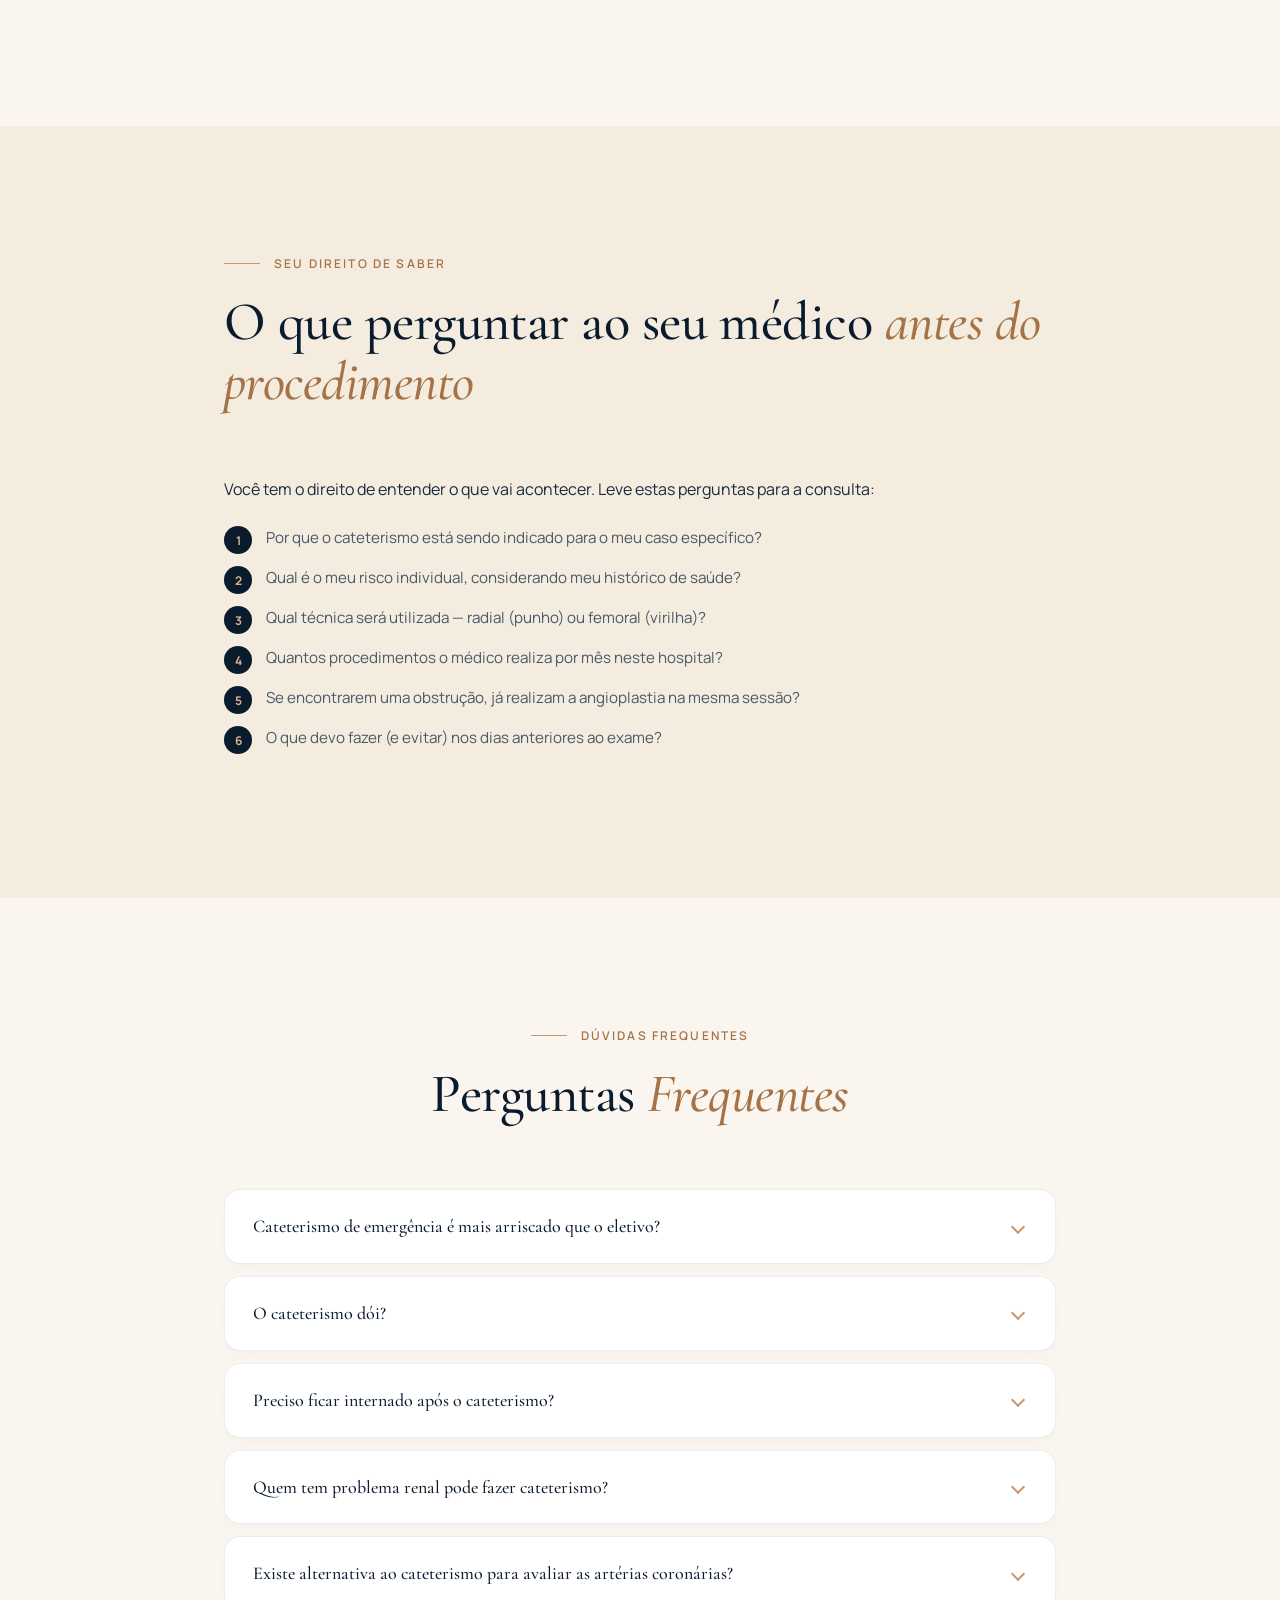
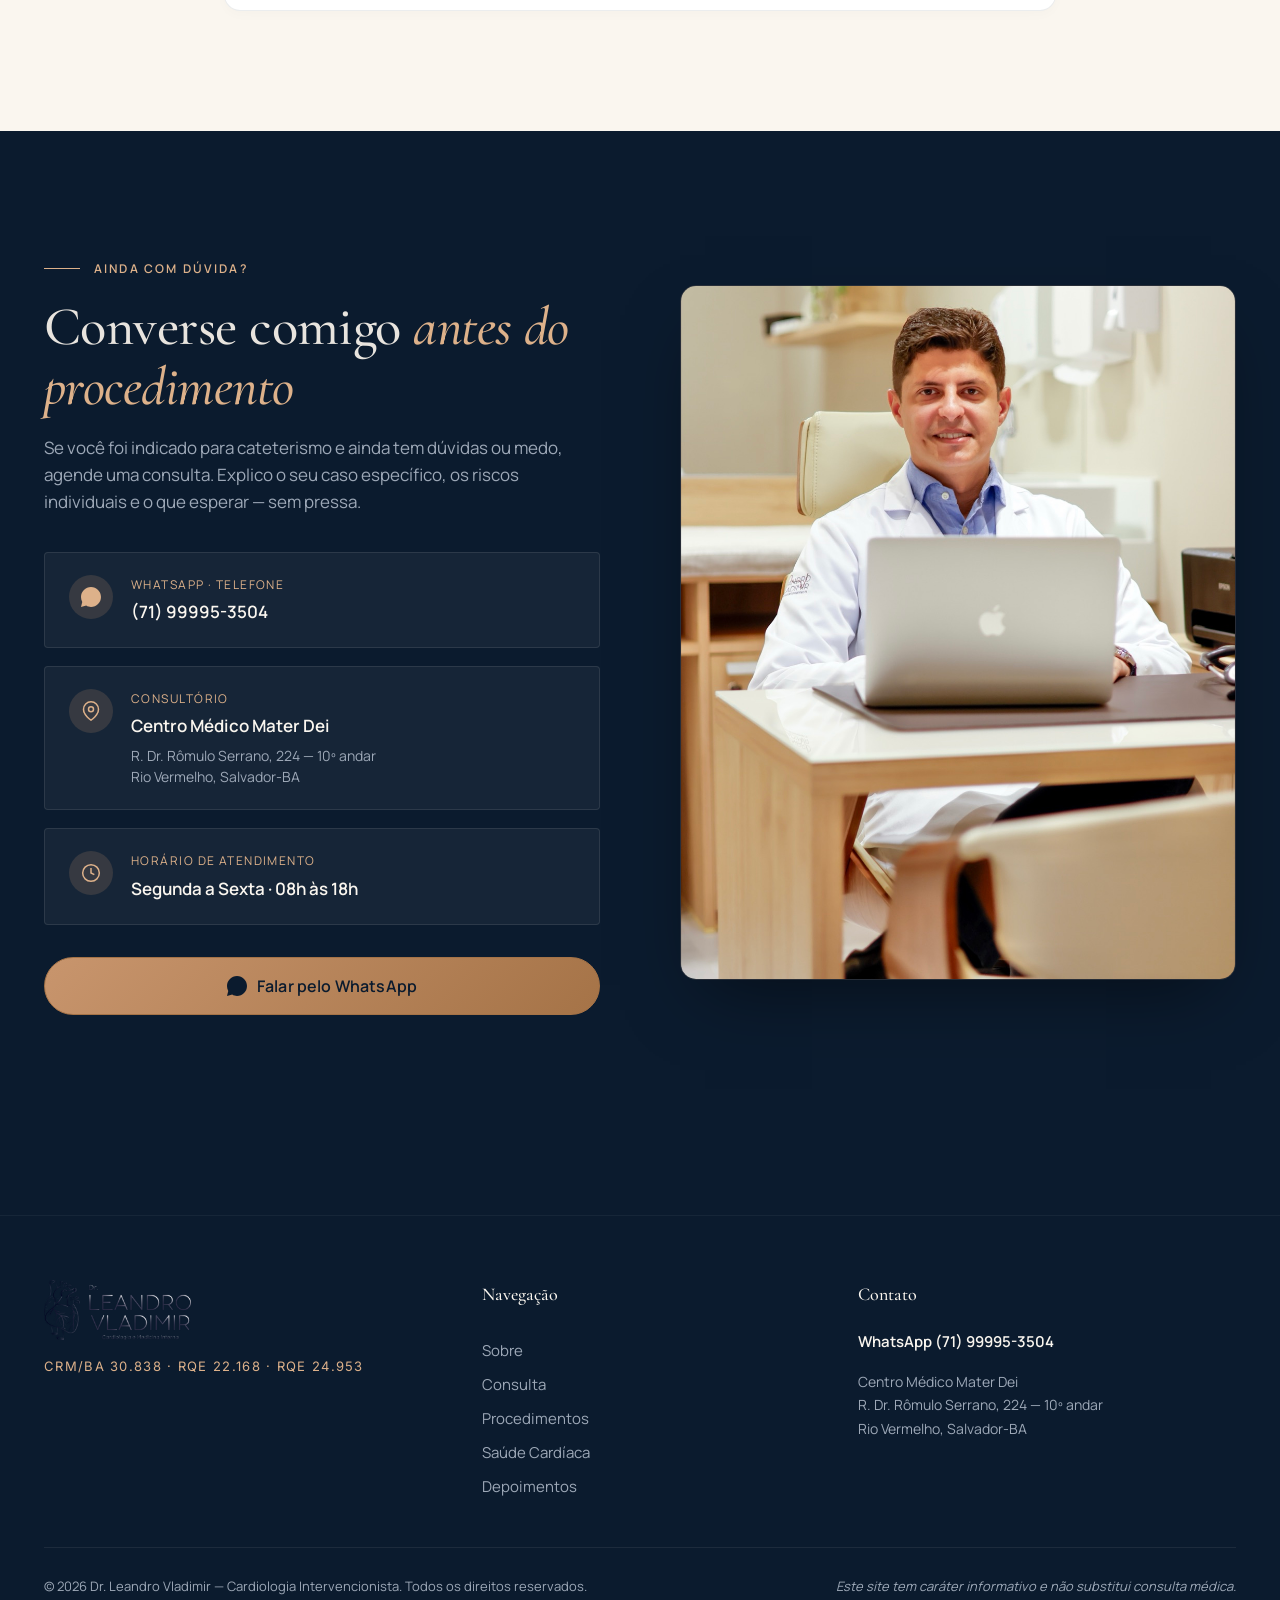
<file: cateterismo-risco-de-morte/index.html>
<!DOCTYPE html>
<html lang="pt-BR">
<head>
  <!-- Google Tag Manager -->
  <script>(function(w,d,s,l,i){w[l]=w[l]||[];w[l].push({'gtm.start':
  new Date().getTime(),event:'gtm.js'});var f=d.getElementsByTagName(s)[0],
  j=d.createElement(s),dl=l!='dataLayer'?'&l='+l:'';j.async=true;j.src=
  'https://www.googletagmanager.com/gtm.js?id='+i+dl;f.parentNode.insertBefore(j,f);
  })(window,document,'script','dataLayer','GTM-55W7V7B9');</script>

  <meta charset="UTF-8" />
  <meta name="viewport" content="width=device-width, initial-scale=1.0" />
  <meta name="theme-color" content="#0B1B2E" />

  <title>Cateterismo Pode Matar? Risco de Morte no Cateterismo | Dr. Leandro Vladimir</title>
  <meta name="description" content="Saiba qual é o risco real de morte no cateterismo cardíaco. Dr. Leandro Vladimir, cardiologista intervencionista em Salvador, explica os números e o que esperar do procedimento." />
  <meta name="keywords" content="cateterismo pode morrer, risco de morte cateterismo, cateterismo é perigoso, cateterismo cardíaco risco, cateterismo Salvador, Dr Leandro Vladimir" />
  <meta name="author" content="Dr. Leandro Vladimir" />
  <meta name="robots" content="index, follow, max-image-preview:large" />
  <link rel="canonical" href="https://leandrovladimir.com.br/cateterismo-risco-de-morte/" />

  <meta property="og:type" content="article" />
  <meta property="og:url" content="https://leandrovladimir.com.br/cateterismo-risco-de-morte/" />
  <meta property="og:title" content="Cateterismo Pode Matar? Risco Real Explicado | Dr. Leandro Vladimir" />
  <meta property="og:description" content="A resposta honesta sobre o risco de morte no cateterismo cardíaco — com dados reais, por um especialista em Salvador." />
  <meta property="og:image" content="https://leandrovladimir.com.br/images/consulta.jpg" />
  <meta property="og:locale" content="pt_BR" />
  <meta property="og:site_name" content="Dr. Leandro Vladimir — Cardiologia Intervencionista" />

  <meta name="twitter:card" content="summary_large_image" />
  <meta name="twitter:title" content="Cateterismo Pode Matar? | Dr. Leandro Vladimir" />
  <meta name="twitter:description" content="Risco real de morte no cateterismo cardíaco explicado por cardiologista intervencionista em Salvador." />
  <meta name="twitter:image" content="https://leandrovladimir.com.br/images/consulta.jpg" />

  <link rel="icon" type="image/png" sizes="512x512" href="/images/favicon-512.png" />
  <link rel="icon" type="image/png" sizes="128x128" href="/images/favicon.png" />
  <link rel="apple-touch-icon" sizes="180x180" href="/images/apple-touch-icon.png" />

  <link rel="preconnect" href="https://fonts.googleapis.com" />
  <link rel="preconnect" href="https://fonts.gstatic.com" crossorigin />
  <link href="https://fonts.googleapis.com/css2?family=Cormorant+Garamond:ital,wght@0,400;0,500;0,600;0,700;1,400;1,500&family=Manrope:wght@300;400;500;600;700&family=Inter:wght@400;500;600&display=swap" rel="stylesheet" />

  <link rel="stylesheet" href="/style.css" />

  <script type="application/ld+json">
  {
    "@context": "https://schema.org",
    "@graph": [
      {
        "@type": "MedicalWebPage",
        "name": "Cateterismo Pode Matar? Risco de Morte no Cateterismo Cardíaco",
        "description": "Explicação detalhada sobre o risco real de morte e complicações no cateterismo cardíaco, por Dr. Leandro Vladimir, cardiologista intervencionista em Salvador.",
        "url": "https://leandrovladimir.com.br/cateterismo-risco-de-morte/",
        "inLanguage": "pt-BR",
        "author": {
          "@type": "Physician",
          "name": "Dr. Leandro Vladimir",
          "identifier": "CRM/BA 30.838",
          "url": "https://leandrovladimir.com.br/"
        },
        "about": {
          "@type": "MedicalProcedure",
          "name": "Cateterismo Cardíaco",
          "procedureType": "https://schema.org/DiagnosticProcedure",
          "bodyLocation": "Artérias coronárias"
        }
      },
      {
        "@type": "BreadcrumbList",
        "itemListElement": [
          { "@type": "ListItem", "position": 1, "name": "Início", "item": "https://leandrovladimir.com.br/" },
          { "@type": "ListItem", "position": 2, "name": "Saúde Cardíaca", "item": "https://leandrovladimir.com.br/#conteudo" },
          { "@type": "ListItem", "position": 3, "name": "Cateterismo e risco de morte", "item": "https://leandrovladimir.com.br/cateterismo-risco-de-morte/" }
        ]
      },
      {
        "@type": "FAQPage",
        "mainEntity": [
          { "@type": "Question", "name": "Cateterismo de emergência é mais arriscado que o eletivo?", "acceptedAnswer": { "@type": "Answer", "text": "Sim. O cateterismo realizado durante um infarto agudo (emergência) tem risco maior do que o procedimento eletivo programado, porque o próprio infarto já compromete a estabilidade do paciente. Ainda assim, o benefício de abrir a artéria rapidamente supera amplamente o risco do procedimento nesses casos." } },
          { "@type": "Question", "name": "O cateterismo dói?", "acceptedAnswer": { "@type": "Answer", "text": "Não. O procedimento é realizado sob sedação leve e anestesia local no local da punção, geralmente no punho. A maioria dos pacientes relata apenas uma sensação leve de pressão, sem dor significativa durante o exame." } },
          { "@type": "Question", "name": "Preciso ficar internado após o cateterismo?", "acceptedAnswer": { "@type": "Answer", "text": "No cateterismo diagnóstico eletivo pela via radial, a maioria dos pacientes recebe alta no mesmo dia, após algumas horas de observação. Quando é realizada angioplastia com stent na mesma sessão, a internação costuma ser de 24 a 48 horas." } },
          { "@type": "Question", "name": "Quem tem problema renal pode fazer cateterismo?", "acceptedAnswer": { "@type": "Answer", "text": "Pode, com cuidados especiais. O contraste utilizado pode afetar a função renal, por isso pacientes com insuficiência renal prévia precisam de hidratação adequada antes e depois do exame, e o volume de contraste é minimizado. Em casos selecionados, existem técnicas que permitem realizar o cateterismo com quantidade mínima de contraste." } },
          { "@type": "Question", "name": "Existe alternativa ao cateterismo para avaliar as artérias coronárias?", "acceptedAnswer": { "@type": "Answer", "text": "Sim. A angiotomografia coronária (angioTC) é um exame não invasivo que pode avaliar as coronárias em determinados contextos clínicos, mas tem limitações, especialmente em pacientes com calcificação coronariana importante ou frequência cardíaca elevada. O cateterismo permanece o padrão-ouro para diagnóstico e é o único que permite tratamento imediato se uma obstrução for encontrada." } }
        ]
      }
    ]
  }
  </script>


</head>

<body>
  <noscript><iframe src="https://www.googletagmanager.com/ns.html?id=GTM-55W7V7B9" height="0" width="0" style="display:none;visibility:hidden"></iframe></noscript>

  <!-- HEADER -->
  <header class="header" id="header">
    <div class="container header__inner">
      <a href="https://leandrovladimir.com.br" class="header__brand" aria-label="Dr. Leandro Vladimir — Início">
        <img src="/images/logo-header-dark.png" alt="Logo Dr. Leandro Vladimir" class="header__logo" width="240" height="98" />
      </a>
      <nav class="header__nav" aria-label="Navegação principal">
        <a href="https://leandrovladimir.com.br/#sobre">Sobre</a>
        <a href="https://leandrovladimir.com.br/#consulta">Consulta</a>
        <a href="https://leandrovladimir.com.br/#procedimentos">Procedimentos</a>
        <a href="https://leandrovladimir.com.br/#conteudo">Saúde Cardíaca</a>
        <a href="https://leandrovladimir.com.br/#contato">Contato</a>
      </nav>
      <a href="https://wa.me/5571999953504?text=Ol%C3%A1%2C%20Dr.%20Leandro.%20Tenho%20d%C3%BAvidas%20sobre%20o%20cateterismo%20e%20gostaria%20de%20agendar%20uma%20consulta." class="btn btn--primary header__cta" target="_blank" rel="noopener">
        Agendar Consulta
      </a>
      <button class="header__toggle" aria-label="Abrir menu" aria-expanded="false" id="navToggle">
        <span></span><span></span><span></span>
      </button>
    </div>
  </header>

  <!-- HERO -->
  <section class="page-hero">
    <div class="container">
      <div class="breadcrumb">
        <a href="https://leandrovladimir.com.br">Início</a>
        <span>›</span>
        <a href="https://leandrovladimir.com.br/#conteudo">Saúde Cardíaca</a>
        <span>›</span>
        Cateterismo e risco de morte
      </div>
      <div class="page-hero__eyebrow">
        <span class="eyebrow__line"></span>
        <span>Cardiologia Intervencionista · Salvador</span>
      </div>
      <h1 class="page-hero__title">
        Cateterismo pode <em>matar?</em><br/>A verdade sobre o risco
      </h1>
      <p class="page-hero__lede">
        A pergunta que todo paciente faz antes do procedimento — respondida com honestidade e dados reais por quem realiza mais de 3.000 procedimentos em Salvador.
      </p>
      <p class="page-hero__crm">Dr. Leandro Vladimir · CRM/BA 30.838 · RQE 22.168 · RQE 24.953</p>
    </div>
  </section>

  <!-- STATS -->
  <div class="stats-strip">
    <div class="container">
      <div class="stats-strip__grid">
        <div class="stats-strip__item">
          <span class="stats-strip__number">&lt; 0,1%</span>
          <span class="stats-strip__label">Taxa de mortalidade no cateterismo diagnóstico eletivo</span>
        </div>
        <div class="stats-strip__item">
          <span class="stats-strip__number">+3.000</span>
          <span class="stats-strip__label">Procedimentos realizados pelo Dr. Leandro em Salvador</span>
        </div>
        <div class="stats-strip__item">
          <span class="stats-strip__number">&gt; 95%</span>
          <span class="stats-strip__label">Taxa de sucesso da angioplastia coronária com stent</span>
        </div>
      </div>
    </div>
  </div>

  <!-- SEÇÃO 1: RESPOSTA DIRETA -->
  <section class="section section--cream" id="resposta">
    <div class="container container--narrow">
      <div class="section__head reveal">
        <span class="eyebrow"><span class="eyebrow__line"></span> A Resposta Honesta</span>
        <h2 class="section__title">Sim, existe risco — mas <em>muito menor do que o medo</em></h2>
      </div>
      <div class="reveal">
        <p>É uma das perguntas mais frequentes no consultório antes do procedimento: <strong>"Doutor, cateterismo pode matar?"</strong></p>
        <p>A resposta honesta: sim, qualquer procedimento invasivo carrega algum risco. Mas o que os números mostram é muito diferente do que a maioria dos pacientes imagina — e, na maioria dos casos, o risco da doença não tratada é muito maior do que o risco do procedimento.</p>
        <div class="alert-box">
          <strong>O dado principal:</strong> o cateterismo diagnóstico eletivo tem uma taxa de mortalidade inferior a 0,1% — menos de 1 em cada 1.000 pacientes. Em mãos experientes e com estrutura adequada, esse número é ainda menor.
        </div>
        <p>Para colocar em perspectiva: a doença coronariana não tratada tem uma mortalidade anual que pode ultrapassar 5% em pacientes de alto risco. O procedimento que investiga e trata essa doença tem um risco que é dezenas de vezes menor.</p>
      </div>
    </div>
  </section>

  <!-- SEÇÃO 2: RISCOS REAIS -->
  <section class="section" id="riscos">
    <div class="container container--narrow">
      <div class="section__head reveal">
        <span class="eyebrow"><span class="eyebrow__line"></span> Transparência Total</span>
        <h2 class="section__title">Quais são os riscos <em>reais?</em></h2>
      </div>
      <div class="reveal">
        <p>Além da mortalidade, outros riscos existem e precisam ser conhecidos:</p>
        <ul class="risk-list">
          <li><strong>Infarto durante o procedimento:</strong> ocorre em menos de 0,05% dos casos eletivos</li>
          <li><strong>AVC:</strong> risco inferior a 0,07% nos procedimentos programados</li>
          <li><strong>Sangramento no local da punção:</strong> mais comum, geralmente leve e controlável com compressão local</li>
          <li><strong>Reação ao contraste:</strong> possível em pacientes com alergia prévia — manejável com medicação preparatória</li>
          <li><strong>Arritmias transitórias:</strong> frequentes durante o exame, raramente com consequências clínicas relevantes</li>
          <li><strong>Lesão vascular local:</strong> rara com a técnica radial (pelo punho), que é a mais utilizada atualmente</li>
        </ul>
      </div>
    </div>
  </section>

  <!-- SEÇÃO 3: O QUE AUMENTA O RISCO -->
  <section class="section section--dark" id="fatores">
    <div class="container container--narrow">
      <div class="section__head section__head--center reveal">
        <span class="eyebrow eyebrow--light"><span class="eyebrow__line"></span> Fatores de Risco</span>
        <h2 class="section__title section__title--light">O que <em>aumenta</em> o risco?</h2>
      </div>
      <div class="reveal">
        <p class="section__lede--light" style="color: rgba(245,240,232,0.7); font-family: 'Manrope', sans-serif; margin-bottom: 20px;">Alguns fatores tornam o procedimento mais delicado e elevam a probabilidade de complicações:</p>
        <ul class="risk-list">
          <li>Infarto agudo em curso — procedimento de emergência tem risco maior que o eletivo</li>
          <li>Insuficiência renal grave — o contraste pode agravar a função renal</li>
          <li>Coagulopatias ou uso de anticoagulantes sem manejo adequado</li>
          <li>Idade avançada associada a múltiplas comorbidades simultâneas</li>
          <li>Instabilidade hemodinâmica no momento do procedimento</li>
        </ul>
        <div class="alert-box">
          <strong>Importante:</strong> mesmo nesses casos, o risco do cateterismo costuma ser inferior ao risco de não realizar o procedimento. A decisão é sempre uma equação individual — e deve ser tomada com seu médico.
        </div>
      </div>
    </div>
  </section>

  <!-- SEÇÃO 4: POR QUE FAZER -->
  <section class="section section--cream" id="indicacao">
    <div class="container container--narrow">
      <div class="section__head reveal">
        <span class="eyebrow"><span class="eyebrow__line"></span> A Lógica da Decisão</span>
        <h2 class="section__title">Por que fazer mesmo <em>com risco?</em></h2>
      </div>
      <div class="reveal">
        <p>Porque a doença que o cateterismo investiga ou trata representa um risco muito maior.</p>
        <p>Um paciente com angina grave não tratada, ou com infarto em evolução, tem probabilidade muito mais alta de morrer ou ter sequelas permanentes <strong>sem</strong> o procedimento do que <strong>com</strong> ele.</p>
        <p>A lógica da medicina intervencionista é sempre uma equação: <strong>risco do procedimento vs. risco da doença não tratada.</strong> Na grande maioria dos casos indicados corretamente, a balança pende fortemente a favor de intervir.</p>
        <div class="alert-box">
          Um cateterismo não indicado corretamente também é um problema. Por isso a avaliação prévia com o especialista é fundamental — para confirmar que a indicação é adequada ao seu caso específico.
        </div>
      </div>
    </div>
  </section>

  <!-- SEÇÃO 5: O QUE REDUZ O RISCO -->
  <section class="section" id="seguranca">
    <div class="container container--narrow">
      <div class="section__head reveal">
        <span class="eyebrow"><span class="eyebrow__line"></span> Segurança do Procedimento</span>
        <h2 class="section__title">O que <em>reduz</em> o risco?</h2>
      </div>
      <div class="reveal">
        <ul class="risk-list">
          <li><strong>Experiência do operador:</strong> centros com alto volume de procedimentos têm taxas de complicação significativamente menores — essa é uma das variáveis mais importantes</li>
          <li><strong>Técnica radial (pelo punho):</strong> menor sangramento e menos complicações vasculares do que a técnica femoral clássica</li>
          <li><strong>Preparo adequado:</strong> hidratação prévia, suspensão de medicações específicas, controle glicêmico e avaliação de função renal</li>
          <li><strong>Infraestrutura hospitalar completa:</strong> equipe de suporte presente, UTI cardiológica disponível, monitorização contínua</li>
          <li><strong>Indicação precisa:</strong> fazer o exame no momento certo, nem tarde demais nem desnecessariamente</li>
        </ul>
      </div>
    </div>
  </section>

  <!-- SEÇÃO 6: PERGUNTAS -->
  <section class="section section--cream" id="perguntas">
    <div class="container container--narrow">
      <div class="section__head reveal">
        <span class="eyebrow"><span class="eyebrow__line"></span> Seu Direito de Saber</span>
        <h2 class="section__title">O que perguntar ao seu médico <em>antes do procedimento</em></h2>
      </div>
      <div class="reveal">
        <p>Você tem o direito de entender o que vai acontecer. Leve estas perguntas para a consulta:</p>
        <ol class="num-list">
          <li>Por que o cateterismo está sendo indicado para o meu caso específico?</li>
          <li>Qual é o meu risco individual, considerando meu histórico de saúde?</li>
          <li>Qual técnica será utilizada — radial (punho) ou femoral (virilha)?</li>
          <li>Quantos procedimentos o médico realiza por mês neste hospital?</li>
          <li>Se encontrarem uma obstrução, já realizam a angioplastia na mesma sessão?</li>
          <li>O que devo fazer (e evitar) nos dias anteriores ao exame?</li>
        </ol>
      </div>
    </div>
  </section>

  <!-- FAQ -->
  <section class="section" id="faq">
    <div class="container container--narrow">
      <div class="section__head section__head--center reveal">
        <span class="eyebrow"><span class="eyebrow__line"></span> Dúvidas Frequentes</span>
        <h2 class="section__title">Perguntas <em>Frequentes</em></h2>
      </div>
      <div class="faq">
        <details class="faq__item reveal">
          <summary>Cateterismo de emergência é mais arriscado que o eletivo?</summary>
          <div class="faq__answer">
            <p>Sim. O cateterismo realizado durante um infarto agudo (emergência) tem risco maior do que o procedimento eletivo programado — porque o próprio infarto já compromete a estabilidade do paciente. Ainda assim, o benefício de abrir a artéria rapidamente supera amplamente o risco do procedimento nesses casos.</p>
          </div>
        </details>
        <details class="faq__item reveal">
          <summary>O cateterismo dói?</summary>
          <div class="faq__answer">
            <p>Não. O procedimento é realizado sob sedação leve e anestesia local no local da punção (geralmente no punho). A maioria dos pacientes relata apenas uma sensação leve de pressão, sem dor significativa durante o exame.</p>
          </div>
        </details>
        <details class="faq__item reveal">
          <summary>Preciso ficar internado após o cateterismo?</summary>
          <div class="faq__answer">
            <p>No cateterismo diagnóstico eletivo pela via radial, a maioria dos pacientes recebe alta no mesmo dia, após algumas horas de observação. Quando é realizada angioplastia com stent na mesma sessão, a internação costuma ser de 24 a 48 horas.</p>
          </div>
        </details>
        <details class="faq__item reveal">
          <summary>Quem tem problema renal pode fazer cateterismo?</summary>
          <div class="faq__answer">
            <p>Pode, com cuidados especiais. O contraste utilizado pode afetar a função renal, por isso pacientes com insuficiência renal prévia precisam de hidratação adequada antes e depois do exame, e o volume de contraste é minimizado. Em casos selecionados, existem técnicas que permitem realizar o cateterismo com quantidade mínima de contraste.</p>
          </div>
        </details>
        <details class="faq__item reveal">
          <summary>Existe alternativa ao cateterismo para avaliar as artérias coronárias?</summary>
          <div class="faq__answer">
            <p>Sim. A angiotomografia coronária (angioTC) é um exame não invasivo que pode avaliar as coronárias em determinados contextos clínicos. Porém, ela tem limitações — especialmente em pacientes com calcificação coronariana importante ou frequência cardíaca elevada. O cateterismo permanece o padrão-ouro para diagnóstico e é o único que permite tratamento imediato se uma obstrução for encontrada.</p>
          </div>
        </details>
      </div>
    </div>
  </section>

  <!-- CTA / CONTATO -->
  <section class="section section--dark" id="contato">
    <div class="container">
      <div class="contact__grid">
        <div class="contact__info reveal">
          <span class="eyebrow eyebrow--light"><span class="eyebrow__line"></span> Ainda com dúvida?</span>
          <h2 class="section__title section__title--light">Converse comigo <em>antes do procedimento</em></h2>
          <p class="contact__lede">Se você foi indicado para cateterismo e ainda tem dúvidas ou medo, agende uma consulta. Explico o seu caso específico, os riscos individuais e o que esperar — sem pressa.</p>

          <div class="contact__items">
            <a href="https://wa.me/5571999953504?text=Ol%C3%A1%2C%20Dr.%20Leandro.%20Tenho%20d%C3%BAvidas%20sobre%20o%20cateterismo%20e%20gostaria%20de%20agendar%20uma%20consulta." class="contact__item" target="_blank" rel="noopener">
              <div class="contact__icon">
                <svg viewBox="0 0 24 24" fill="currentColor"><path d="M17.5 14.4c-.3-.2-1.8-.9-2-1-.3-.1-.5-.1-.7.1-.2.3-.7 1-.9 1.2-.2.2-.3.2-.6.1-1.5-.7-2.4-1.3-3.4-3-.3-.5.3-.4.7-1.4.1-.2 0-.4 0-.5-.1-.1-.7-1.6-.9-2.2-.2-.6-.5-.5-.7-.5h-.6c-.2 0-.5.1-.8.4-.3.3-1 1-1 2.4 0 1.4 1 2.8 1.2 3 .2.2 2.1 3.2 5 4.5.7.3 1.3.5 1.7.6.7.2 1.4.2 1.9.1.6-.1 1.8-.7 2-1.5.2-.7.2-1.4.2-1.5-.1-.2-.3-.2-.6-.4zM12 0C5.4 0 0 5.4 0 12c0 2.1.5 4.1 1.5 5.9L0 24l6.3-1.7C8 23.5 10 24 12 24c6.6 0 12-5.4 12-12S18.6 0 12 0z"/></svg>
              </div>
              <div>
                <small>WhatsApp · Telefone</small>
                <strong>(71) 99995-3504</strong>
              </div>
            </a>
            <div class="contact__item">
              <div class="contact__icon">
                <svg viewBox="0 0 24 24" fill="none" stroke="currentColor" stroke-width="1.8"><path d="M21 10c0 7-9 13-9 13s-9-6-9-13a9 9 0 0118 0z"/><circle cx="12" cy="10" r="3"/></svg>
              </div>
              <div>
                <small>Consultório</small>
                <strong>Centro Médico Mater Dei</strong>
                <span>R. Dr. Rômulo Serrano, 224 — 10º andar<br/>Rio Vermelho, Salvador-BA</span>
              </div>
            </div>
            <div class="contact__item">
              <div class="contact__icon">
                <svg viewBox="0 0 24 24" fill="none" stroke="currentColor" stroke-width="1.8"><circle cx="12" cy="12" r="10"/><path d="M12 6v6l4 2"/></svg>
              </div>
              <div>
                <small>Horário de atendimento</small>
                <strong>Segunda a Sexta · 08h às 18h</strong>
              </div>
            </div>
          </div>

          <a href="https://wa.me/5571999953504?text=Ol%C3%A1%2C%20Dr.%20Leandro.%20Tenho%20d%C3%BAvidas%20sobre%20o%20cateterismo%20e%20gostaria%20de%20agendar%20uma%20consulta." class="btn btn--copper btn--large btn--full" target="_blank" rel="noopener">
            <svg xmlns="http://www.w3.org/2000/svg" width="20" height="20" viewBox="0 0 24 24" fill="currentColor"><path d="M17.5 14.4c-.3-.2-1.8-.9-2-1-.3-.1-.5-.1-.7.1-.2.3-.7 1-.9 1.2-.2.2-.3.2-.6.1-1.5-.7-2.4-1.3-3.4-3-.3-.5.3-.4.7-1.4.1-.2 0-.4 0-.5-.1-.1-.7-1.6-.9-2.2-.2-.6-.5-.5-.7-.5h-.6c-.2 0-.5.1-.8.4-.3.3-1 1-1 2.4 0 1.4 1 2.8 1.2 3 .2.2 2.1 3.2 5 4.5.7.3 1.3.5 1.7.6.7.2 1.4.2 1.9.1.6-.1 1.8-.7 2-1.5.2-.7.2-1.4.2-1.5-.1-.2-.3-.2-.6-.4zM12 0C5.4 0 0 5.4 0 12c0 2.1.5 4.1 1.5 5.9L0 24l6.3-1.7C8 23.5 10 24 12 24c6.6 0 12-5.4 12-12S18.6 0 12 0z"/></svg>
            Falar pelo WhatsApp
          </a>
        </div>

        <div class="contact__photo reveal" data-delay="200">
          <img src="/images/consulta.jpg" alt="Dr. Leandro Vladimir, cardiologista intervencionista em Salvador" width="600" height="900" loading="lazy" />
        </div>
      </div>
    </div>
  </section>

  <!-- FOOTER -->
  <footer class="footer">
    <div class="container">
      <div class="footer__grid">
        <div class="footer__brand">
          <img src="/images/logo-footer.png" alt="Logo Dr. Leandro Vladimir" width="240" height="98" />
          <p class="footer__crm">CRM/BA 30.838 · RQE 22.168 · RQE 24.953</p>
        </div>
        <nav class="footer__nav" aria-label="Navegação do rodapé">
          <h4>Navegação</h4>
          <a href="https://leandrovladimir.com.br/#sobre">Sobre</a>
          <a href="https://leandrovladimir.com.br/#consulta">Consulta</a>
          <a href="https://leandrovladimir.com.br/#procedimentos">Procedimentos</a>
          <a href="https://leandrovladimir.com.br/#conteudo">Saúde Cardíaca</a>
          <a href="https://leandrovladimir.com.br/#depoimentos">Depoimentos</a>
        </nav>
        <div class="footer__contact">
          <h4>Contato</h4>
          <a href="https://wa.me/5571999953504" target="_blank" rel="noopener">WhatsApp (71) 99995-3504</a>
          <p>Centro Médico Mater Dei<br/>R. Dr. Rômulo Serrano, 224 — 10º andar<br/>Rio Vermelho, Salvador-BA</p>
        </div>
      </div>
      <div class="footer__bottom">
        <p>© <span id="year"></span> Dr. Leandro Vladimir — Cardiologia Intervencionista. Todos os direitos reservados.</p>
        <p class="footer__disclaimer">Este site tem caráter informativo e não substitui consulta médica.</p>
      </div>
    </div>
  </footer>

  <!-- FLOATING WHATSAPP -->
  <a href="https://wa.me/5571999953504?text=Ol%C3%A1%2C%20Dr.%20Leandro.%20Tenho%20d%C3%BAvidas%20sobre%20o%20cateterismo." class="wa-float" aria-label="Falar no WhatsApp" target="_blank" rel="noopener">
    <svg viewBox="0 0 24 24" fill="currentColor" aria-hidden="true"><path d="M17.5 14.4c-.3-.2-1.8-.9-2-1-.3-.1-.5-.1-.7.1-.2.3-.7 1-.9 1.2-.2.2-.3.2-.6.1-1.5-.7-2.4-1.3-3.4-3-.3-.5.3-.4.7-1.4.1-.2 0-.4 0-.5-.1-.1-.7-1.6-.9-2.2-.2-.6-.5-.5-.7-.5h-.6c-.2 0-.5.1-.8.4-.3.3-1 1-1 2.4 0 1.4 1 2.8 1.2 3 .2.2 2.1 3.2 5 4.5.7.3 1.3.5 1.7.6.7.2 1.4.2 1.9.1.6-.1 1.8-.7 2-1.5.2-.7.2-1.4.2-1.5-.1-.2-.3-.2-.6-.4zM12 0C5.4 0 0 5.4 0 12c0 2.1.5 4.1 1.5 5.9L0 24l6.3-1.7C8 23.5 10 24 12 24c6.6 0 12-5.4 12-12S18.6 0 12 0z"/></svg>
  </a>

  <script src="/script.js" defer></script>
  <script>document.getElementById('year').textContent = new Date().getFullYear();</script>
</body>
</html>
</file>
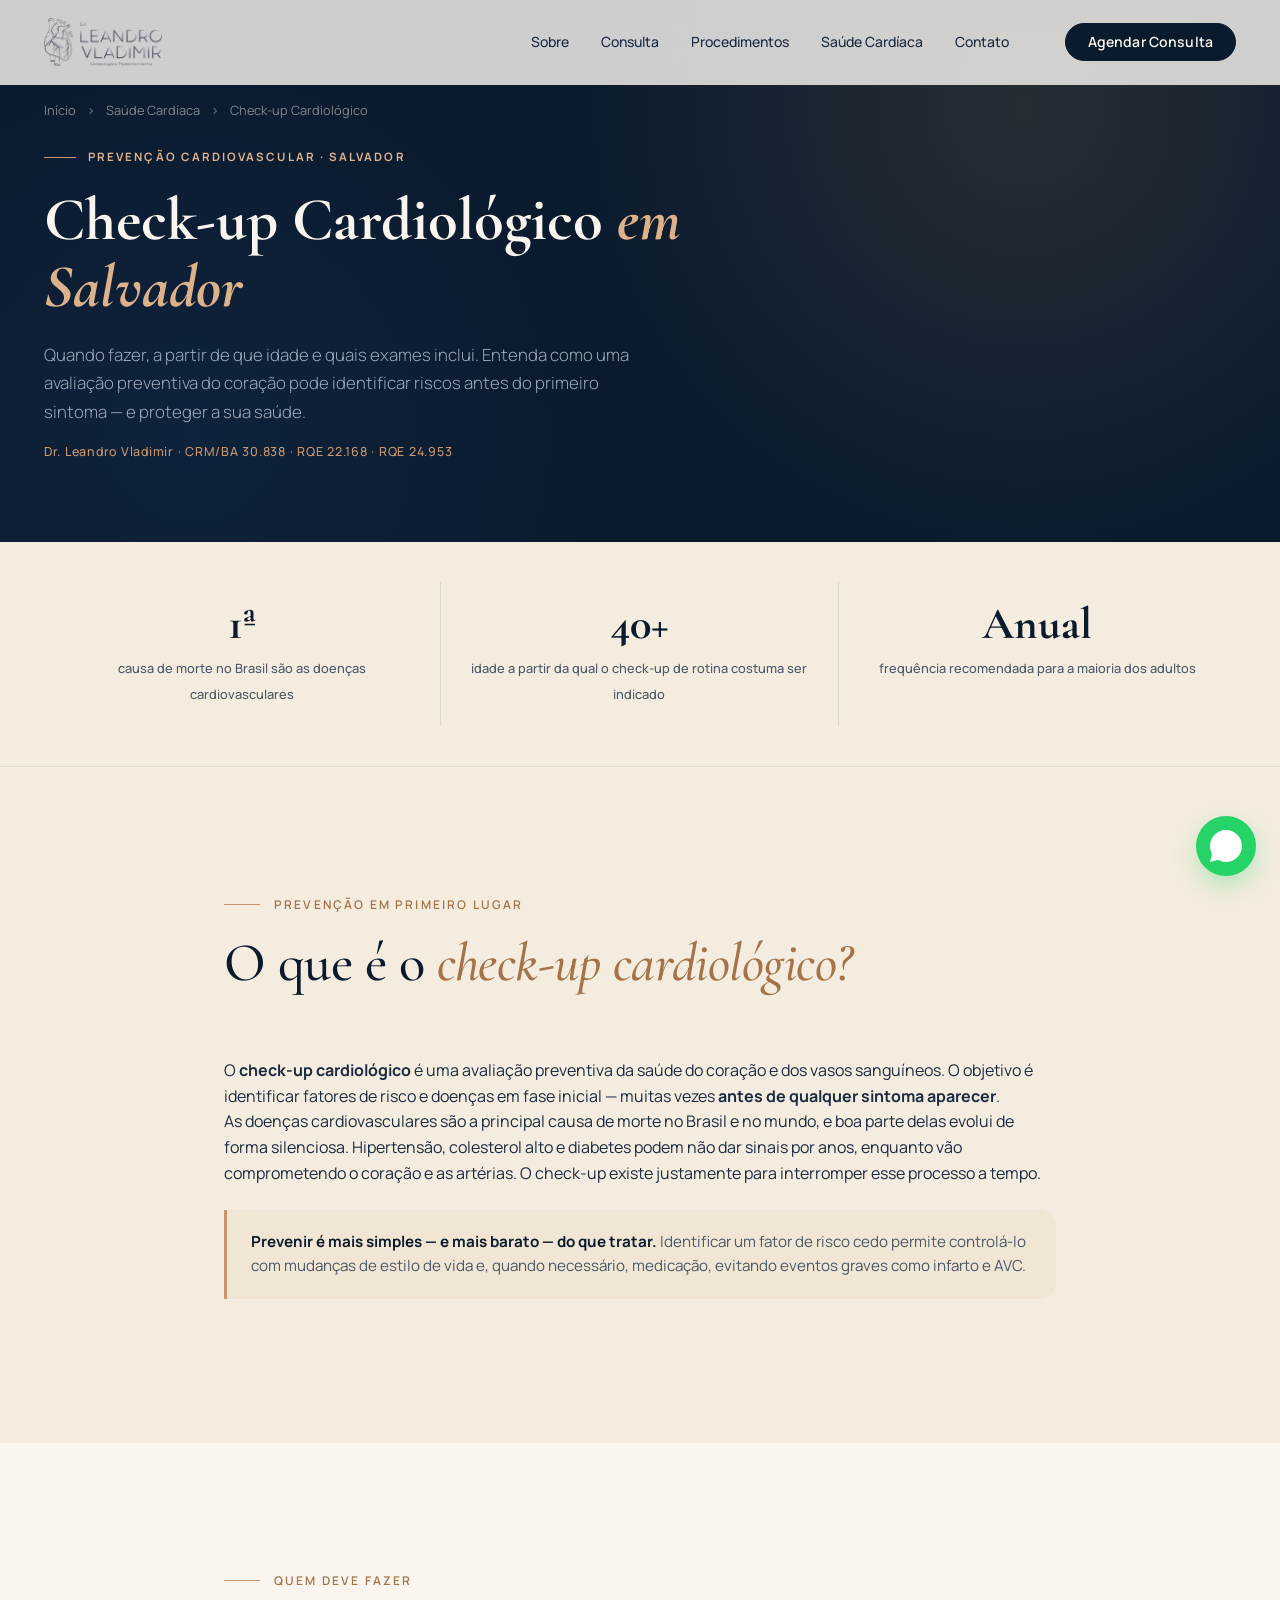
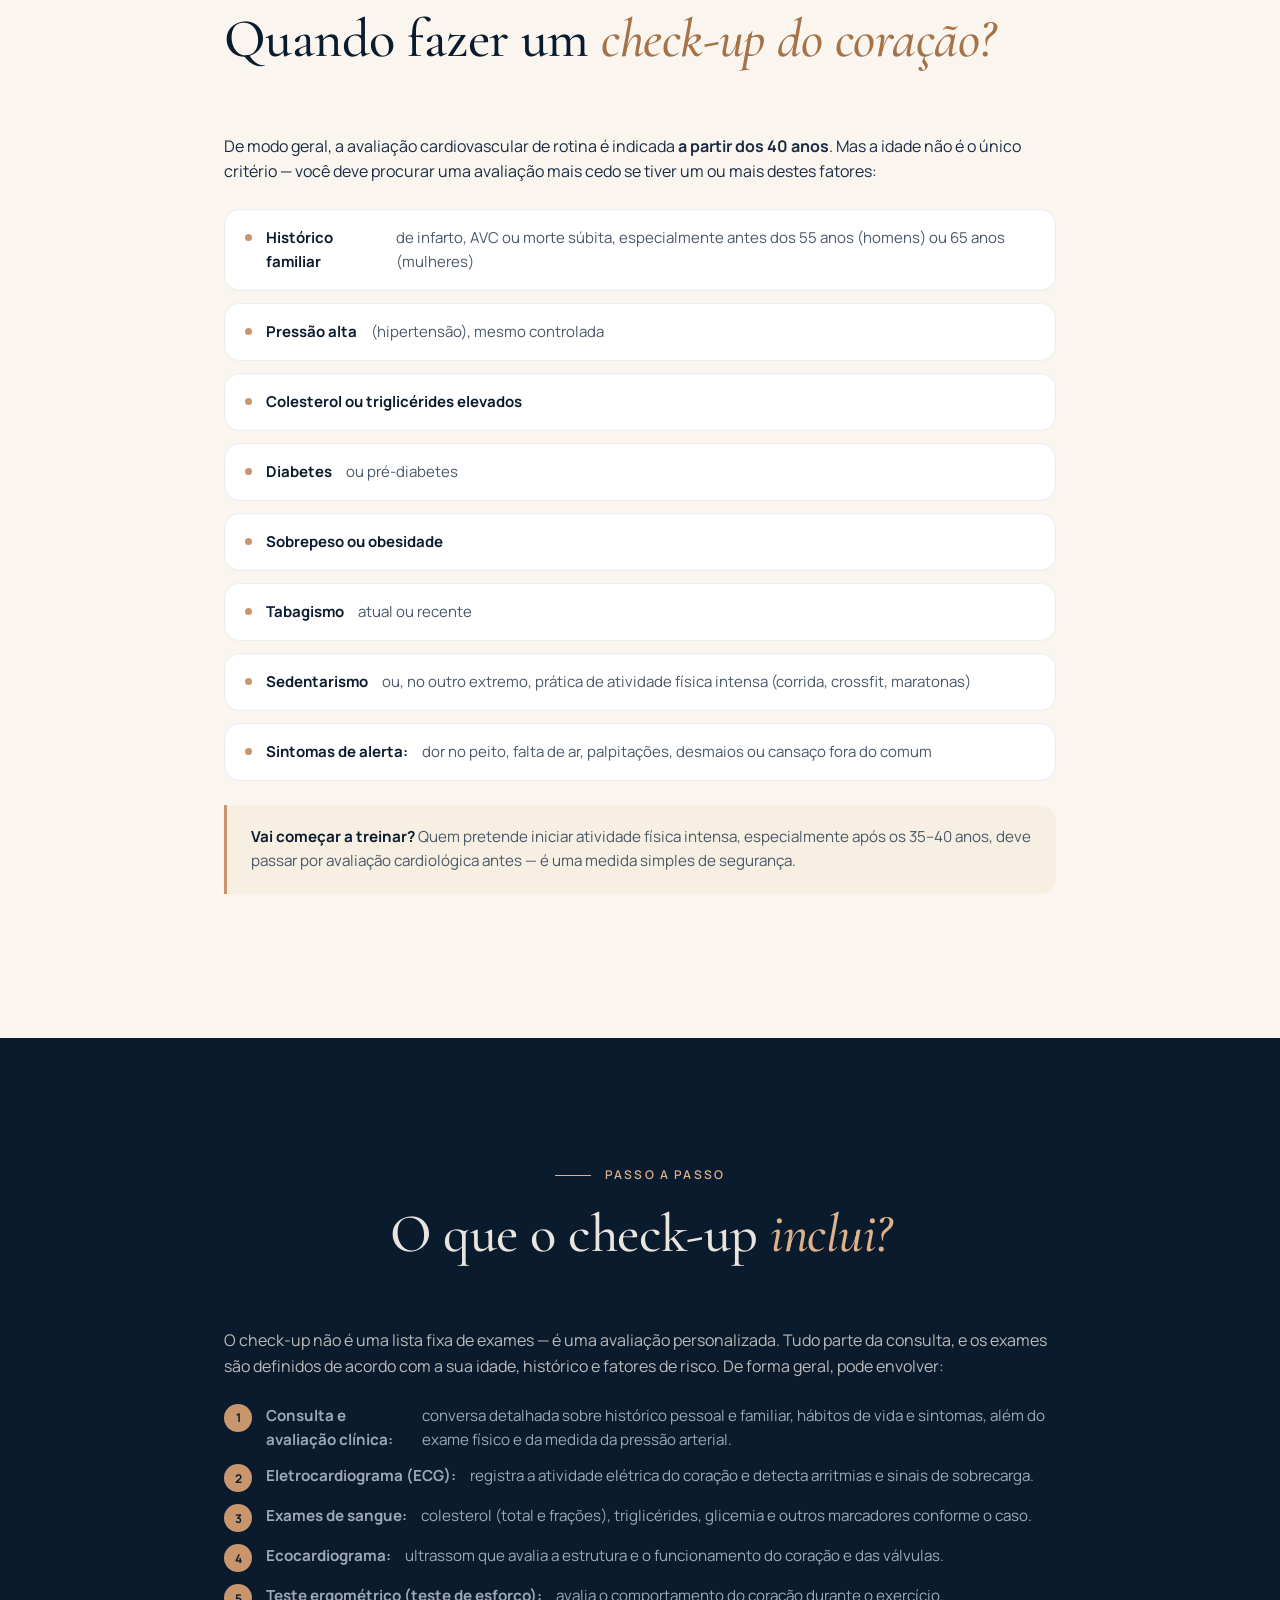
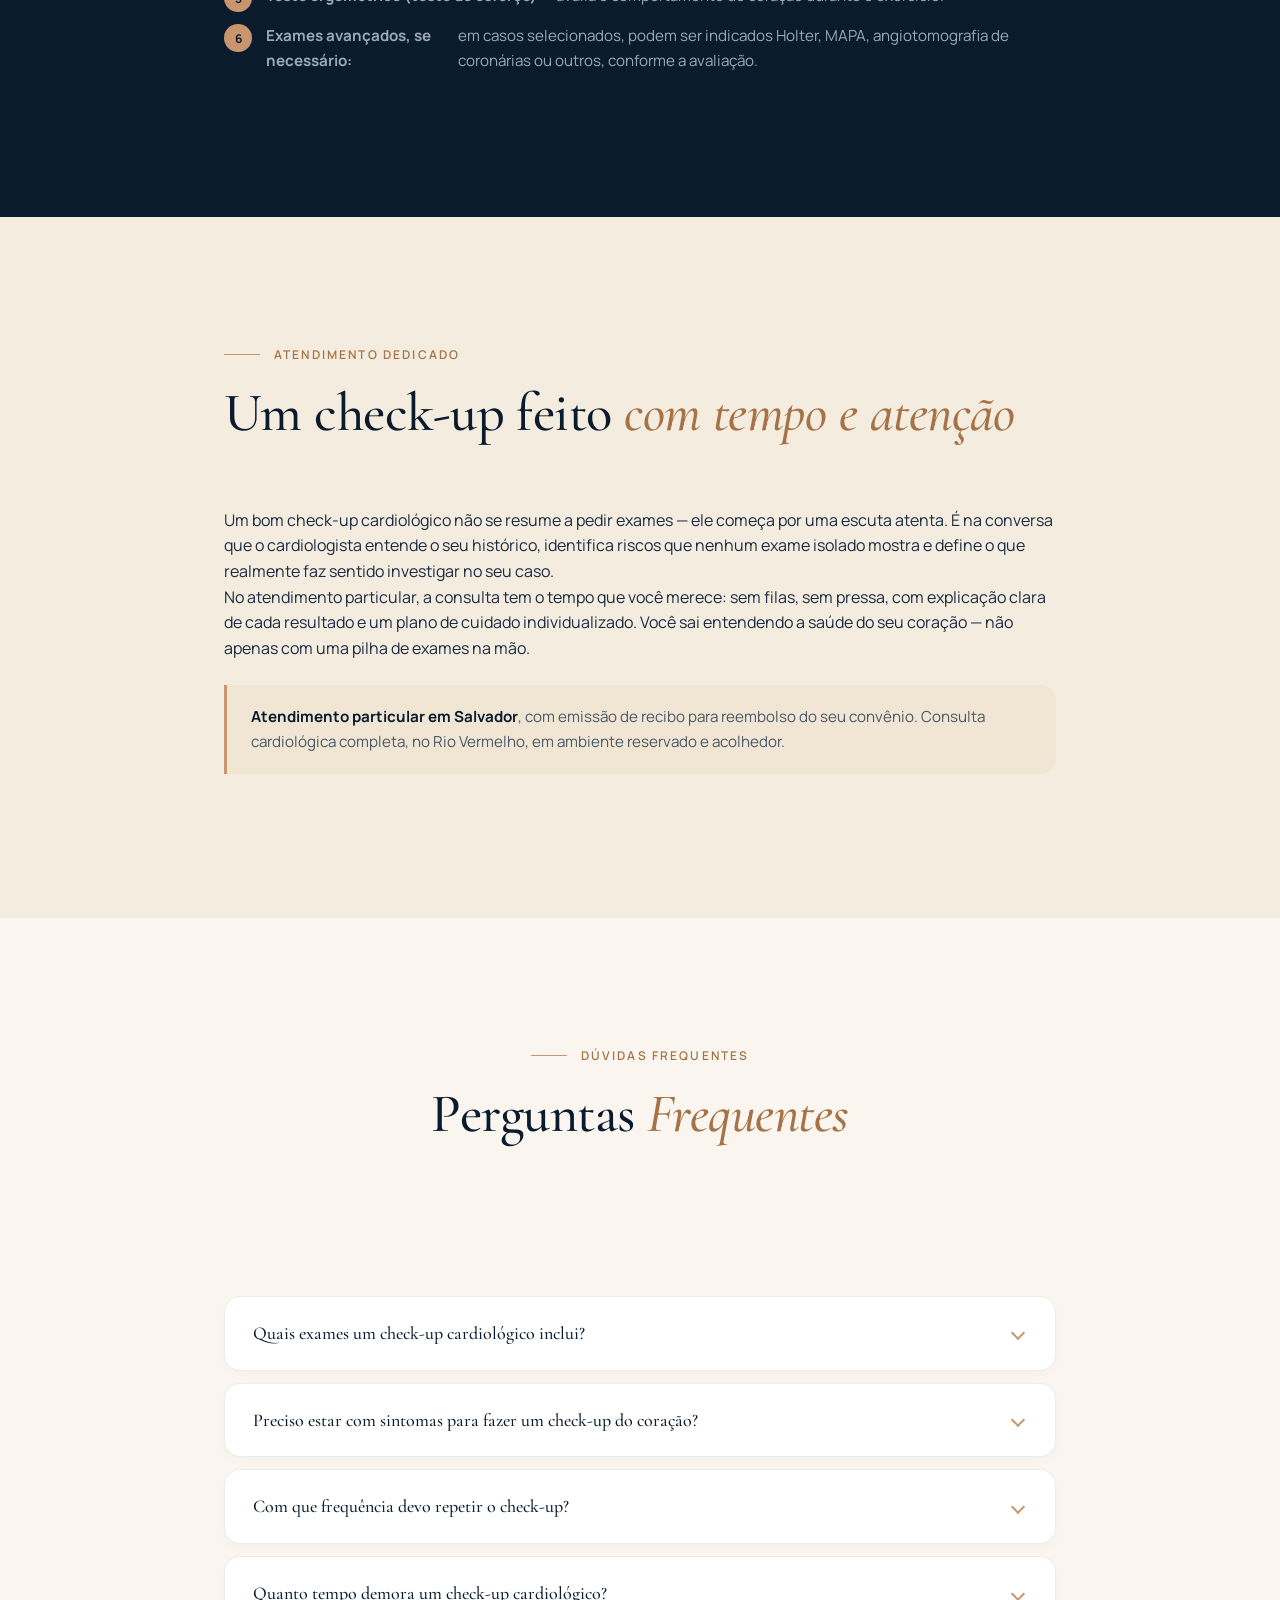
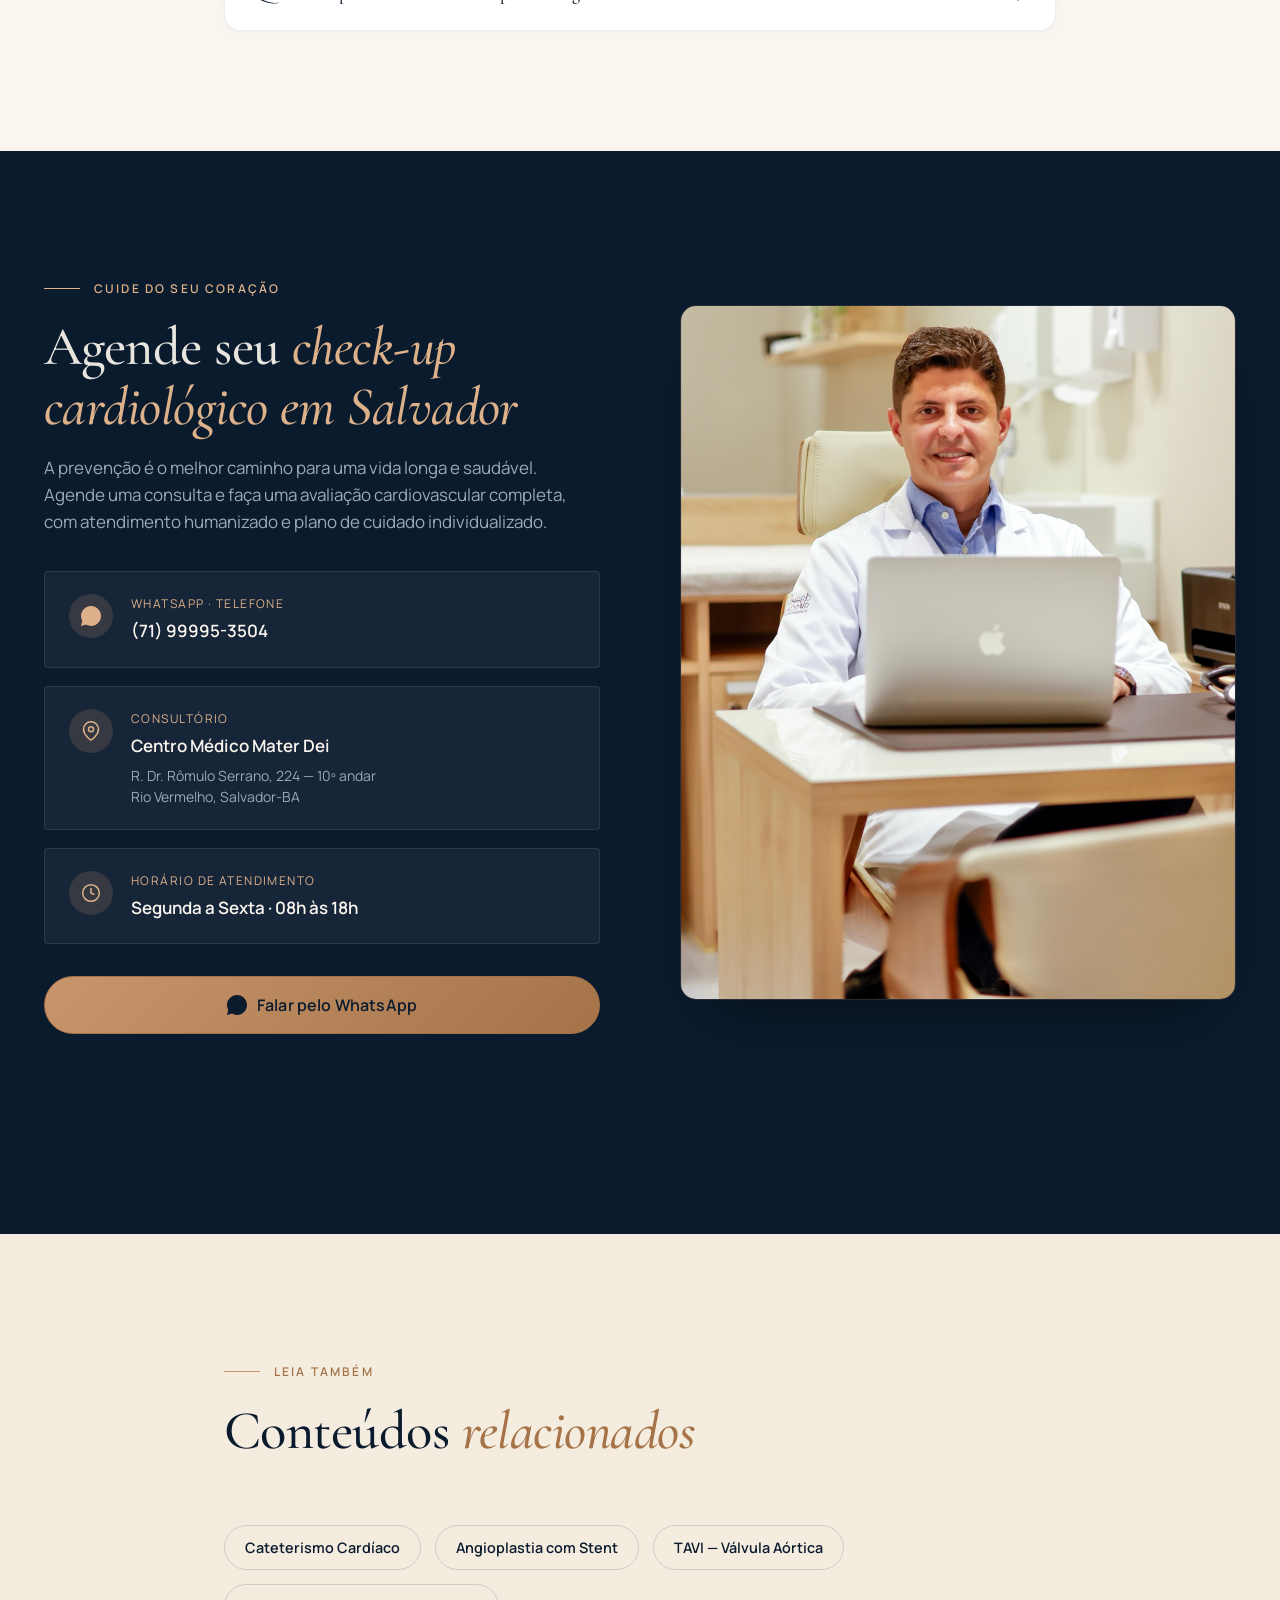
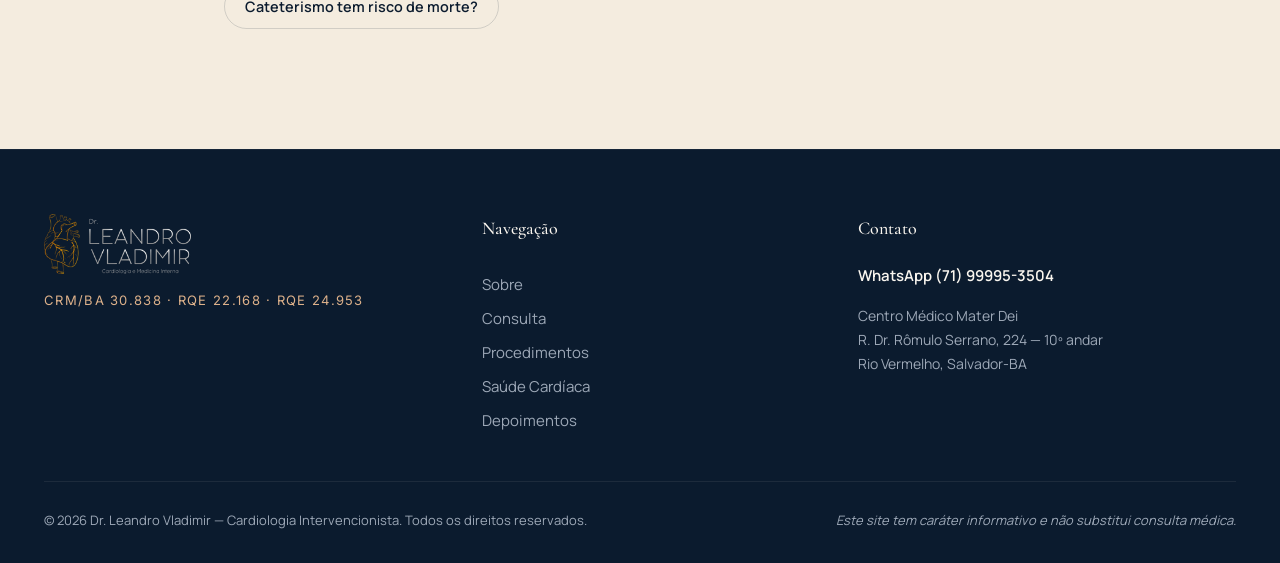
<file: check-up-cardiaco/index.html>
<!DOCTYPE html>
<html lang="pt-BR">
<head>
  <!-- Google Tag Manager -->
  <script>(function(w,d,s,l,i){w[l]=w[l]||[];w[l].push({'gtm.start':
  new Date().getTime(),event:'gtm.js'});var f=d.getElementsByTagName(s)[0],
  j=d.createElement(s),dl=l!='dataLayer'?'&l='+l:'';j.async=true;j.src=
  'https://www.googletagmanager.com/gtm.js?id='+i+dl;f.parentNode.insertBefore(j,f);
  })(window,document,'script','dataLayer','GTM-55W7V7B9');</script>

  <meta charset="UTF-8" />
  <meta name="viewport" content="width=device-width, initial-scale=1.0" />
  <meta name="theme-color" content="#0B1B2E" />

  <title>Check-up Cardiológico em Salvador: Quando Fazer e o Que Inclui | Dr. Leandro Vladimir</title>
  <meta name="description" content="Check-up cardiológico em Salvador: descubra quando fazer, quais exames inclui e a partir de que idade é indicado. Avaliação cardiovascular completa com cardiologista. Agende pelo WhatsApp. CRM/BA 30.838." />
  <meta name="keywords" content="check-up cardiológico Salvador, check-up cardíaco, avaliação cardiológica Salvador, exames do coração, cardiologista particular Salvador, prevenção cardiovascular, Dr Leandro Vladimir" />
  <meta name="author" content="Dr. Leandro Vladimir" />
  <meta name="robots" content="index, follow, max-image-preview:large" />
  <link rel="canonical" href="https://leandrovladimir.com.br/check-up-cardiaco/" />
  <meta name="geo.region" content="BR-BA" />
  <meta name="geo.placename" content="Salvador" />

  <meta property="og:type" content="article" />
  <meta property="og:url" content="https://leandrovladimir.com.br/check-up-cardiaco/" />
  <meta property="og:title" content="Check-up Cardiológico em Salvador: Quando Fazer e o Que Inclui | Dr. Leandro Vladimir" />
  <meta property="og:description" content="Quando fazer um check-up do coração, quais exames inclui e a partir de que idade — por cardiologista em Salvador." />
  <meta property="og:image" content="https://leandrovladimir.com.br/images/consulta.jpg" />
  <meta property="og:locale" content="pt_BR" />
  <meta property="og:site_name" content="Dr. Leandro Vladimir — Cardiologia Intervencionista" />

  <meta name="twitter:card" content="summary_large_image" />
  <meta name="twitter:title" content="Check-up Cardiológico em Salvador: Quando Fazer e o Que Inclui" />
  <meta name="twitter:description" content="Quando fazer um check-up do coração, quais exames inclui e a partir de que idade — por cardiologista em Salvador." />
  <meta name="twitter:image" content="https://leandrovladimir.com.br/images/consulta.jpg" />

  <link rel="icon" type="image/png" sizes="512x512" href="/images/favicon-512.png" />
  <link rel="icon" type="image/png" sizes="128x128" href="/images/favicon.png" />
  <link rel="apple-touch-icon" sizes="180x180" href="/images/apple-touch-icon.png" />

  <link rel="preconnect" href="https://fonts.googleapis.com" />
  <link rel="preconnect" href="https://fonts.gstatic.com" crossorigin />
  <link href="https://fonts.googleapis.com/css2?family=Cormorant+Garamond:ital,wght@0,400;0,500;0,600;0,700;1,400;1,500&family=Manrope:wght@300;400;500;600;700&family=Inter:wght@400;500;600&display=swap" rel="stylesheet" />

  <link rel="stylesheet" href="/style.css" />

  <script type="application/ld+json">
  {
    "@context": "https://schema.org",
    "@graph": [
      {
        "@type": "MedicalWebPage",
        "name": "Check-up Cardiológico em Salvador: Quando Fazer e o Que Inclui",
        "description": "Guia sobre o check-up cardiológico por Dr. Leandro Vladimir, cardiologista em Salvador: quando fazer, a partir de que idade, quais exames inclui e para quem é indicado.",
        "url": "https://leandrovladimir.com.br/check-up-cardiaco/",
        "inLanguage": "pt-BR",
        "author": {
          "@type": "Physician",
          "name": "Dr. Leandro Vladimir",
          "identifier": "CRM/BA 30.838",
          "url": "https://leandrovladimir.com.br/"
        },
        "about": {
          "@type": "MedicalProcedure",
          "name": "Check-up Cardiológico",
          "procedureType": "https://schema.org/DiagnosticProcedure"
        }
      },
      {
        "@type": "BreadcrumbList",
        "itemListElement": [
          { "@type": "ListItem", "position": 1, "name": "Início", "item": "https://leandrovladimir.com.br/" },
          { "@type": "ListItem", "position": 2, "name": "Saúde Cardíaca", "item": "https://leandrovladimir.com.br/#conteudo" },
          { "@type": "ListItem", "position": 3, "name": "Check-up Cardiológico", "item": "https://leandrovladimir.com.br/check-up-cardiaco/" }
        ]
      },
      {
        "@type": "FAQPage",
        "mainEntity": [
          { "@type": "Question", "name": "A partir de que idade devo fazer check-up cardiológico?", "acceptedAnswer": { "@type": "Answer", "text": "Em geral recomenda-se iniciar a avaliação cardiovascular de rotina a partir dos 40 anos. Porém, quem tem fatores de risco — histórico familiar de doença cardíaca, hipertensão, diabetes, colesterol alto, obesidade ou tabagismo — ou pratica atividade física intensa deve começar mais cedo, conforme orientação médica." } },
          { "@type": "Question", "name": "Quais exames um check-up cardiológico inclui?", "acceptedAnswer": { "@type": "Answer", "text": "O check-up parte de uma consulta com avaliação clínica e exame físico. A partir daí, podem ser solicitados eletrocardiograma, ecocardiograma, teste ergométrico, exames de sangue (colesterol, glicemia) e, em casos selecionados, exames mais avançados. Os exames são individualizados de acordo com idade, sintomas e fatores de risco." } },
          { "@type": "Question", "name": "Preciso estar com sintomas para fazer um check-up do coração?", "acceptedAnswer": { "@type": "Answer", "text": "Não. O principal objetivo do check-up cardiológico é justamente a prevenção — identificar riscos antes que apareçam sintomas. Muitas doenças cardíacas evoluem silenciosamente, por isso a avaliação preventiva é tão importante." } },
          { "@type": "Question", "name": "Com que frequência devo repetir o check-up cardiológico?", "acceptedAnswer": { "@type": "Answer", "text": "Para a maioria das pessoas sem doença cardíaca, uma avaliação anual é adequada. A frequência pode ser maior em pacientes com fatores de risco ou doença já diagnosticada, conforme orientação do cardiologista." } }
        ]
      }
    ]
  }
  </script>
</head>

<body>
  <noscript><iframe src="https://www.googletagmanager.com/ns.html?id=GTM-55W7V7B9" height="0" width="0" style="display:none;visibility:hidden"></iframe></noscript>

  <!-- HEADER -->
  <header class="header" id="header">
    <div class="container header__inner">
      <a href="https://leandrovladimir.com.br" class="header__brand" aria-label="Dr. Leandro Vladimir — Início">
        <img src="/images/logo-header-dark.png" alt="Logo Dr. Leandro Vladimir" class="header__logo" width="240" height="98" />
      </a>
      <nav class="header__nav" aria-label="Navegação principal">
        <a href="https://leandrovladimir.com.br/#sobre">Sobre</a>
        <a href="https://leandrovladimir.com.br/#consulta">Consulta</a>
        <a href="https://leandrovladimir.com.br/#procedimentos">Procedimentos</a>
        <a href="https://leandrovladimir.com.br/#conteudo">Saúde Cardíaca</a>
        <a href="https://leandrovladimir.com.br/#contato">Contato</a>
      </nav>
      <a href="https://wa.me/5571999953504?text=Ol%C3%A1%2C%20Dr.%20Leandro.%20Gostaria%20de%20agendar%20um%20check-up%20cardiol%C3%B3gico." class="btn btn--primary header__cta" target="_blank" rel="noopener">
        Agendar Consulta
      </a>
      <button class="header__toggle" aria-label="Abrir menu" aria-expanded="false" id="navToggle">
        <span></span><span></span><span></span>
      </button>
    </div>
  </header>

  <!-- HERO -->
  <section class="page-hero">
    <div class="container">
      <div class="breadcrumb">
        <a href="https://leandrovladimir.com.br">Início</a>
        <span>›</span>
        <a href="https://leandrovladimir.com.br/#conteudo">Saúde Cardíaca</a>
        <span>›</span>
        Check-up Cardiológico
      </div>
      <div class="page-hero__eyebrow">
        <span class="eyebrow__line"></span>
        <span>Prevenção Cardiovascular · Salvador</span>
      </div>
      <h1 class="page-hero__title">
        Check-up Cardiológico <em>em Salvador</em>
      </h1>
      <p class="page-hero__lede">
        Quando fazer, a partir de que idade e quais exames inclui. Entenda como uma avaliação preventiva do coração pode identificar riscos antes do primeiro sintoma — e proteger a sua saúde.
      </p>
      <p class="page-hero__crm">Dr. Leandro Vladimir · CRM/BA 30.838 · RQE 22.168 · RQE 24.953</p>
    </div>
  </section>

  <!-- STATS -->
  <div class="stats-strip">
    <div class="container">
      <div class="stats-strip__grid">
        <div class="stats-strip__item">
          <span class="stats-strip__number">1ª</span>
          <span class="stats-strip__label">causa de morte no Brasil são as doenças cardiovasculares</span>
        </div>
        <div class="stats-strip__item">
          <span class="stats-strip__number">40+</span>
          <span class="stats-strip__label">idade a partir da qual o check-up de rotina costuma ser indicado</span>
        </div>
        <div class="stats-strip__item">
          <span class="stats-strip__number">Anual</span>
          <span class="stats-strip__label">frequência recomendada para a maioria dos adultos</span>
        </div>
      </div>
    </div>
  </div>

  <!-- O QUE É -->
  <section class="section section--cream" id="o-que-e">
    <div class="container container--narrow">
      <div class="section__head reveal">
        <span class="eyebrow"><span class="eyebrow__line"></span> Prevenção em Primeiro Lugar</span>
        <h2 class="section__title">O que é o <em>check-up cardiológico?</em></h2>
      </div>
      <div class="reveal">
        <p>O <strong>check-up cardiológico</strong> é uma avaliação preventiva da saúde do coração e dos vasos sanguíneos. O objetivo é identificar fatores de risco e doenças em fase inicial — muitas vezes <strong>antes de qualquer sintoma aparecer</strong>.</p>
        <p>As doenças cardiovasculares são a principal causa de morte no Brasil e no mundo, e boa parte delas evolui de forma silenciosa. Hipertensão, colesterol alto e diabetes podem não dar sinais por anos, enquanto vão comprometendo o coração e as artérias. O check-up existe justamente para interromper esse processo a tempo.</p>
        <div class="alert-box">
          <strong>Prevenir é mais simples — e mais barato — do que tratar.</strong> Identificar um fator de risco cedo permite controlá-lo com mudanças de estilo de vida e, quando necessário, medicação, evitando eventos graves como infarto e AVC.
        </div>
      </div>
    </div>
  </section>

  <!-- QUANDO FAZER -->
  <section class="section" id="quando-fazer">
    <div class="container container--narrow">
      <div class="section__head reveal">
        <span class="eyebrow"><span class="eyebrow__line"></span> Quem Deve Fazer</span>
        <h2 class="section__title">Quando fazer um <em>check-up do coração?</em></h2>
      </div>
      <div class="reveal">
        <p>De modo geral, a avaliação cardiovascular de rotina é indicada <strong>a partir dos 40 anos</strong>. Mas a idade não é o único critério — você deve procurar uma avaliação mais cedo se tiver um ou mais destes fatores:</p>
        <ul class="risk-list">
          <li><strong>Histórico familiar</strong> de infarto, AVC ou morte súbita, especialmente antes dos 55 anos (homens) ou 65 anos (mulheres)</li>
          <li><strong>Pressão alta</strong> (hipertensão), mesmo controlada</li>
          <li><strong>Colesterol ou triglicérides elevados</strong></li>
          <li><strong>Diabetes</strong> ou pré-diabetes</li>
          <li><strong>Sobrepeso ou obesidade</strong></li>
          <li><strong>Tabagismo</strong> atual ou recente</li>
          <li><strong>Sedentarismo</strong> ou, no outro extremo, prática de atividade física intensa (corrida, crossfit, maratonas)</li>
          <li><strong>Sintomas de alerta:</strong> dor no peito, falta de ar, palpitações, desmaios ou cansaço fora do comum</li>
        </ul>
        <div class="alert-box">
          <strong>Vai começar a treinar?</strong> Quem pretende iniciar atividade física intensa, especialmente após os 35–40 anos, deve passar por avaliação cardiológica antes — é uma medida simples de segurança.
        </div>
      </div>
    </div>
  </section>

  <!-- O QUE INCLUI -->
  <section class="section section--dark" id="o-que-inclui">
    <div class="container container--narrow">
      <div class="section__head section__head--center reveal">
        <span class="eyebrow eyebrow--light"><span class="eyebrow__line"></span> Passo a Passo</span>
        <h2 class="section__title section__title--light">O que o check-up <em>inclui?</em></h2>
      </div>
      <div class="reveal">
        <p style="color: rgba(245,240,232,0.75); font-family: 'Manrope', sans-serif; margin-bottom: 8px;">O check-up não é uma lista fixa de exames — é uma avaliação personalizada. Tudo parte da consulta, e os exames são definidos de acordo com a sua idade, histórico e fatores de risco. De forma geral, pode envolver:</p>
        <ol class="num-list">
          <li><strong>Consulta e avaliação clínica:</strong> conversa detalhada sobre histórico pessoal e familiar, hábitos de vida e sintomas, além do exame físico e da medida da pressão arterial.</li>
          <li><strong>Eletrocardiograma (ECG):</strong> registra a atividade elétrica do coração e detecta arritmias e sinais de sobrecarga.</li>
          <li><strong>Exames de sangue:</strong> colesterol (total e frações), triglicérides, glicemia e outros marcadores conforme o caso.</li>
          <li><strong>Ecocardiograma:</strong> ultrassom que avalia a estrutura e o funcionamento do coração e das válvulas.</li>
          <li><strong>Teste ergométrico (teste de esforço):</strong> avalia o comportamento do coração durante o exercício.</li>
          <li><strong>Exames avançados, se necessário:</strong> em casos selecionados, podem ser indicados Holter, MAPA, angiotomografia de coronárias ou outros, conforme a avaliação.</li>
        </ol>
      </div>
    </div>
  </section>

  <!-- POR QUE PARTICULAR -->
  <section class="section section--cream" id="por-que">
    <div class="container container--narrow">
      <div class="section__head reveal">
        <span class="eyebrow"><span class="eyebrow__line"></span> Atendimento Dedicado</span>
        <h2 class="section__title">Um check-up feito <em>com tempo e atenção</em></h2>
      </div>
      <div class="reveal">
        <p>Um bom check-up cardiológico não se resume a pedir exames — ele começa por uma escuta atenta. É na conversa que o cardiologista entende o seu histórico, identifica riscos que nenhum exame isolado mostra e define o que realmente faz sentido investigar no seu caso.</p>
        <p>No atendimento particular, a consulta tem o tempo que você merece: sem filas, sem pressa, com explicação clara de cada resultado e um plano de cuidado individualizado. Você sai entendendo a saúde do seu coração — não apenas com uma pilha de exames na mão.</p>
        <div class="alert-box">
          <strong>Atendimento particular em Salvador</strong>, com emissão de recibo para reembolso do seu convênio. Consulta cardiológica completa, no Rio Vermelho, em ambiente reservado e acolhedor.
        </div>
      </div>
    </div>
  </section>

  <!-- FAQ -->
  <section class="section" id="faq">
    <div class="container container--narrow">
      <div class="section__head section__head--center reveal">
        <span class="eyebrow"><span class="eyebrow__line"></span> Dúvidas Frequentes</span>
        <h2 class="section__title">Perguntas <em>Frequentes</em></h2>
      </div>
      <div class="faq">
        <details class="faq__item reveal">
          <summary>A partir de que idade devo fazer check-up cardiológico?</summary>
          <div class="faq__answer">
            <p>Em geral recomenda-se iniciar a avaliação cardiovascular de rotina a partir dos 40 anos. Porém, quem tem fatores de risco — histórico familiar de doença cardíaca, hipertensão, diabetes, colesterol alto, obesidade ou tabagismo — ou pretende praticar atividade física intensa deve começar mais cedo, conforme orientação médica.</p>
          </div>
        </details>
        <details class="faq__item reveal">
          <summary>Quais exames um check-up cardiológico inclui?</summary>
          <div class="faq__answer">
            <p>O check-up parte de uma consulta com avaliação clínica e exame físico. A partir daí, podem ser solicitados eletrocardiograma, ecocardiograma, teste ergométrico, exames de sangue (colesterol, glicemia) e, em casos selecionados, exames mais avançados. Tudo é individualizado de acordo com idade, sintomas e fatores de risco.</p>
          </div>
        </details>
        <details class="faq__item reveal">
          <summary>Preciso estar com sintomas para fazer um check-up do coração?</summary>
          <div class="faq__answer">
            <p>Não. O principal objetivo do check-up cardiológico é justamente a prevenção — identificar riscos antes que apareçam sintomas. Muitas doenças cardíacas evoluem silenciosamente, por isso a avaliação preventiva é tão importante.</p>
          </div>
        </details>
        <details class="faq__item reveal">
          <summary>Com que frequência devo repetir o check-up?</summary>
          <div class="faq__answer">
            <p>Para a maioria das pessoas sem doença cardíaca, uma avaliação anual é adequada. A frequência pode ser maior em pacientes com fatores de risco ou com doença já diagnosticada, conforme orientação do cardiologista.</p>
          </div>
        </details>
        <details class="faq__item reveal">
          <summary>Quanto tempo demora um check-up cardiológico?</summary>
          <div class="faq__answer">
            <p>A consulta inicial costuma durar de 40 a 60 minutos. Os exames complementares, quando indicados, são realizados em momentos posteriores e a maioria é rápida e indolor. O retorno para discutir os resultados completa a avaliação.</p>
          </div>
        </details>
      </div>
    </div>
  </section>

  <!-- CTA / CONTATO -->
  <section class="section section--dark" id="contato">
    <div class="container">
      <div class="contact__grid">
        <div class="contact__info reveal">
          <span class="eyebrow eyebrow--light"><span class="eyebrow__line"></span> Cuide do seu coração</span>
          <h2 class="section__title section__title--light">Agende seu <em>check-up cardiológico em Salvador</em></h2>
          <p class="contact__lede">A prevenção é o melhor caminho para uma vida longa e saudável. Agende uma consulta e faça uma avaliação cardiovascular completa, com atendimento humanizado e plano de cuidado individualizado.</p>

          <div class="contact__items">
            <a href="https://wa.me/5571999953504?text=Ol%C3%A1%2C%20Dr.%20Leandro.%20Gostaria%20de%20agendar%20um%20check-up%20cardiol%C3%B3gico." class="contact__item" target="_blank" rel="noopener">
              <div class="contact__icon">
                <svg viewBox="0 0 24 24" fill="currentColor"><path d="M17.5 14.4c-.3-.2-1.8-.9-2-1-.3-.1-.5-.1-.7.1-.2.3-.7 1-.9 1.2-.2.2-.3.2-.6.1-1.5-.7-2.4-1.3-3.4-3-.3-.5.3-.4.7-1.4.1-.2 0-.4 0-.5-.1-.1-.7-1.6-.9-2.2-.2-.6-.5-.5-.7-.5h-.6c-.2 0-.5.1-.8.4-.3.3-1 1-1 2.4 0 1.4 1 2.8 1.2 3 .2.2 2.1 3.2 5 4.5.7.3 1.3.5 1.7.6.7.2 1.4.2 1.9.1.6-.1 1.8-.7 2-1.5.2-.7.2-1.4.2-1.5-.1-.2-.3-.2-.6-.4zM12 0C5.4 0 0 5.4 0 12c0 2.1.5 4.1 1.5 5.9L0 24l6.3-1.7C8 23.5 10 24 12 24c6.6 0 12-5.4 12-12S18.6 0 12 0z"/></svg>
              </div>
              <div>
                <small>WhatsApp · Telefone</small>
                <strong>(71) 99995-3504</strong>
              </div>
            </a>
            <div class="contact__item">
              <div class="contact__icon">
                <svg viewBox="0 0 24 24" fill="none" stroke="currentColor" stroke-width="1.8"><path d="M21 10c0 7-9 13-9 13s-9-6-9-13a9 9 0 0118 0z"/><circle cx="12" cy="10" r="3"/></svg>
              </div>
              <div>
                <small>Consultório</small>
                <strong>Centro Médico Mater Dei</strong>
                <span>R. Dr. Rômulo Serrano, 224 — 10º andar<br/>Rio Vermelho, Salvador-BA</span>
              </div>
            </div>
            <div class="contact__item">
              <div class="contact__icon">
                <svg viewBox="0 0 24 24" fill="none" stroke="currentColor" stroke-width="1.8"><circle cx="12" cy="12" r="10"/><path d="M12 6v6l4 2"/></svg>
              </div>
              <div>
                <small>Horário de atendimento</small>
                <strong>Segunda a Sexta · 08h às 18h</strong>
              </div>
            </div>
          </div>

          <a href="https://wa.me/5571999953504?text=Ol%C3%A1%2C%20Dr.%20Leandro.%20Gostaria%20de%20agendar%20um%20check-up%20cardiol%C3%B3gico." class="btn btn--copper btn--large btn--full" target="_blank" rel="noopener">
            <svg xmlns="http://www.w3.org/2000/svg" width="20" height="20" viewBox="0 0 24 24" fill="currentColor"><path d="M17.5 14.4c-.3-.2-1.8-.9-2-1-.3-.1-.5-.1-.7.1-.2.3-.7 1-.9 1.2-.2.2-.3.2-.6.1-1.5-.7-2.4-1.3-3.4-3-.3-.5.3-.4.7-1.4.1-.2 0-.4 0-.5-.1-.1-.7-1.6-.9-2.2-.2-.6-.5-.5-.7-.5h-.6c-.2 0-.5.1-.8.4-.3.3-1 1-1 2.4 0 1.4 1 2.8 1.2 3 .2.2 2.1 3.2 5 4.5.7.3 1.3.5 1.7.6.7.2 1.4.2 1.9.1.6-.1 1.8-.7 2-1.5.2-.7.2-1.4.2-1.5-.1-.2-.3-.2-.6-.4zM12 0C5.4 0 0 5.4 0 12c0 2.1.5 4.1 1.5 5.9L0 24l6.3-1.7C8 23.5 10 24 12 24c6.6 0 12-5.4 12-12S18.6 0 12 0z"/></svg>
            Falar pelo WhatsApp
          </a>
        </div>

        <div class="contact__photo reveal" data-delay="200">
          <img src="/images/consulta.jpg" alt="Dr. Leandro Vladimir, cardiologista em Salvador" width="600" height="900" loading="lazy" />
        </div>
      </div>
    </div>
  </section>

  <!-- RELACIONADOS -->
  <section class="section section--cream" id="relacionados">
    <div class="container container--narrow">
      <div class="section__head reveal">
        <span class="eyebrow"><span class="eyebrow__line"></span> Leia também</span>
        <h2 class="section__title">Conteúdos <em>relacionados</em></h2>
      </div>
      <div class="related-links reveal">
        <a href="/cateterismo-cardiaco/">Cateterismo Cardíaco</a>
        <a href="/angioplastia/">Angioplastia com Stent</a>
        <a href="/tavi/">TAVI — Válvula Aórtica</a>
        <a href="/cateterismo-risco-de-morte/">Cateterismo tem risco de morte?</a>
      </div>
    </div>
  </section>

  <!-- FOOTER -->
  <footer class="footer">
    <div class="container">
      <div class="footer__grid">
        <div class="footer__brand">
          <img src="/images/logo-header.png" alt="Logo Dr. Leandro Vladimir" width="200" height="82" />
          <p class="footer__crm">CRM/BA 30.838 · RQE 22.168 · RQE 24.953</p>
        </div>
        <nav class="footer__nav" aria-label="Navegação do rodapé">
          <h4>Navegação</h4>
          <a href="https://leandrovladimir.com.br/#sobre">Sobre</a>
          <a href="https://leandrovladimir.com.br/#consulta">Consulta</a>
          <a href="https://leandrovladimir.com.br/#procedimentos">Procedimentos</a>
          <a href="https://leandrovladimir.com.br/#conteudo">Saúde Cardíaca</a>
          <a href="https://leandrovladimir.com.br/#depoimentos">Depoimentos</a>
        </nav>
        <div class="footer__contact">
          <h4>Contato</h4>
          <a href="https://wa.me/5571999953504" target="_blank" rel="noopener">WhatsApp (71) 99995-3504</a>
          <p>Centro Médico Mater Dei<br/>R. Dr. Rômulo Serrano, 224 — 10º andar<br/>Rio Vermelho, Salvador-BA</p>
        </div>
      </div>
      <div class="footer__bottom">
        <p>© <span id="year"></span> Dr. Leandro Vladimir — Cardiologia Intervencionista. Todos os direitos reservados.</p>
        <p class="footer__disclaimer">Este site tem caráter informativo e não substitui consulta médica.</p>
      </div>
    </div>
  </footer>

  <!-- FLOATING WHATSAPP -->
  <a href="https://wa.me/5571999953504?text=Ol%C3%A1%2C%20Dr.%20Leandro.%20Gostaria%20de%20agendar%20um%20check-up%20cardiol%C3%B3gico." class="wa-float" aria-label="Falar no WhatsApp" target="_blank" rel="noopener">
    <svg viewBox="0 0 24 24" fill="currentColor" aria-hidden="true"><path d="M17.5 14.4c-.3-.2-1.8-.9-2-1-.3-.1-.5-.1-.7.1-.2.3-.7 1-.9 1.2-.2.2-.3.2-.6.1-1.5-.7-2.4-1.3-3.4-3-.3-.5.3-.4.7-1.4.1-.2 0-.4 0-.5-.1-.1-.7-1.6-.9-2.2-.2-.6-.5-.5-.7-.5h-.6c-.2 0-.5.1-.8.4-.3.3-1 1-1 2.4 0 1.4 1 2.8 1.2 3 .2.2 2.1 3.2 5 4.5.7.3 1.3.5 1.7.6.7.2 1.4.2 1.9.1.6-.1 1.8-.7 2-1.5.2-.7.2-1.4.2-1.5-.1-.2-.3-.2-.6-.4zM12 0C5.4 0 0 5.4 0 12c0 2.1.5 4.1 1.5 5.9L0 24l6.3-1.7C8 23.5 10 24 12 24c6.6 0 12-5.4 12-12S18.6 0 12 0z"/></svg>
  </a>

  <script src="/script.js" defer></script>
  <script>document.getElementById('year').textContent = new Date().getFullYear();</script>
</body>
</html>
</file>
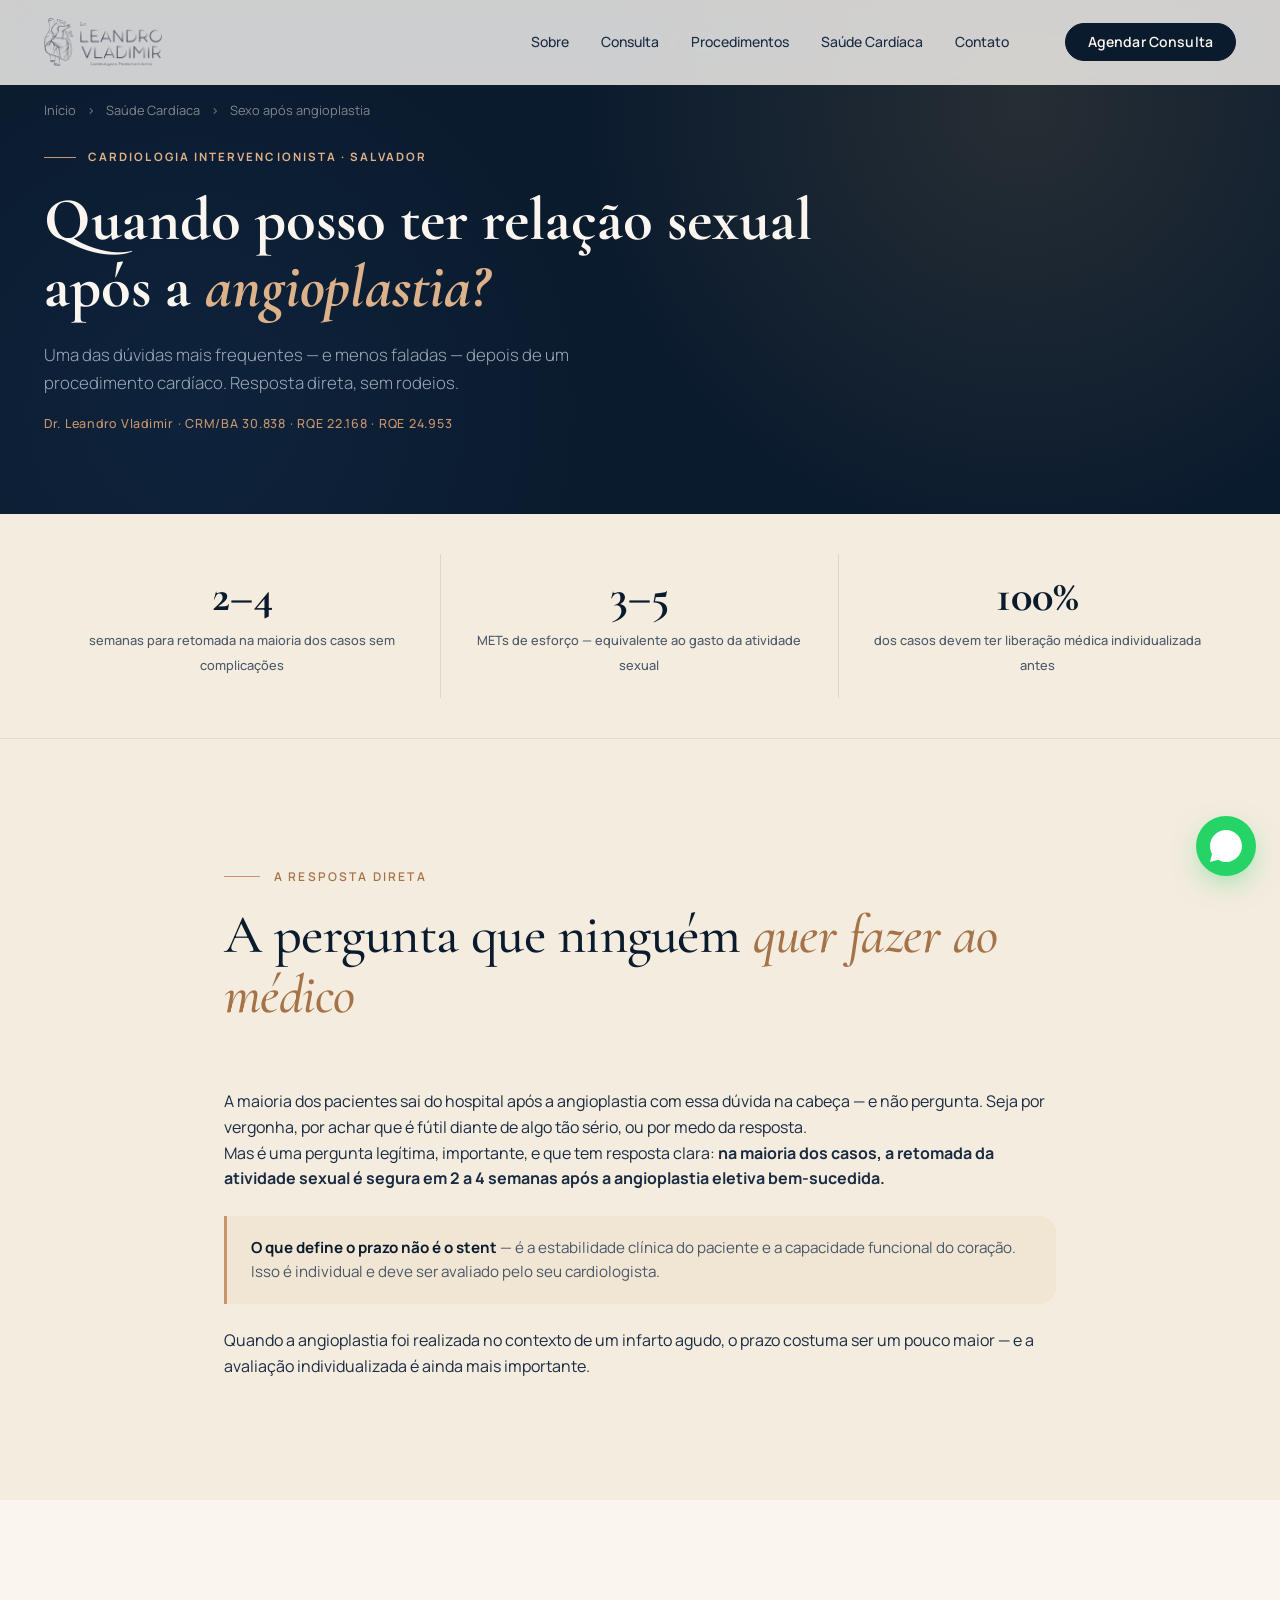
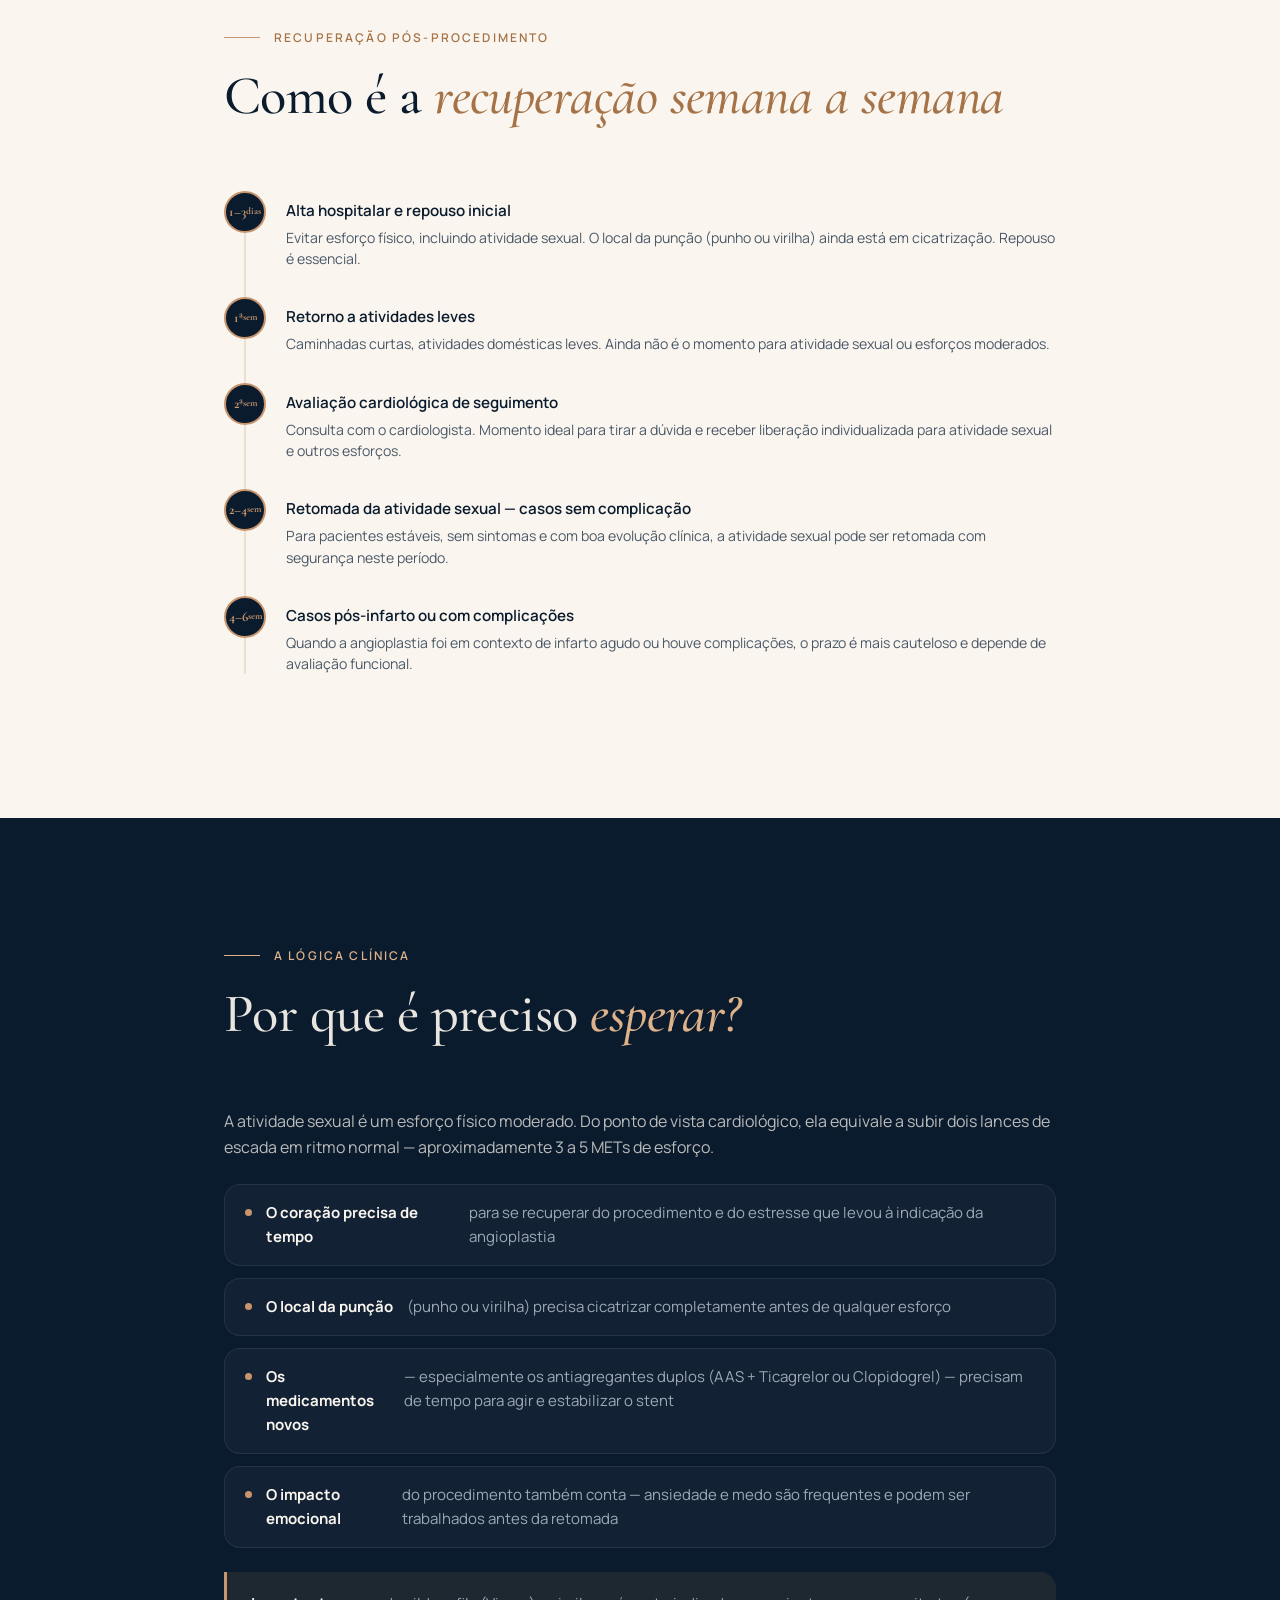
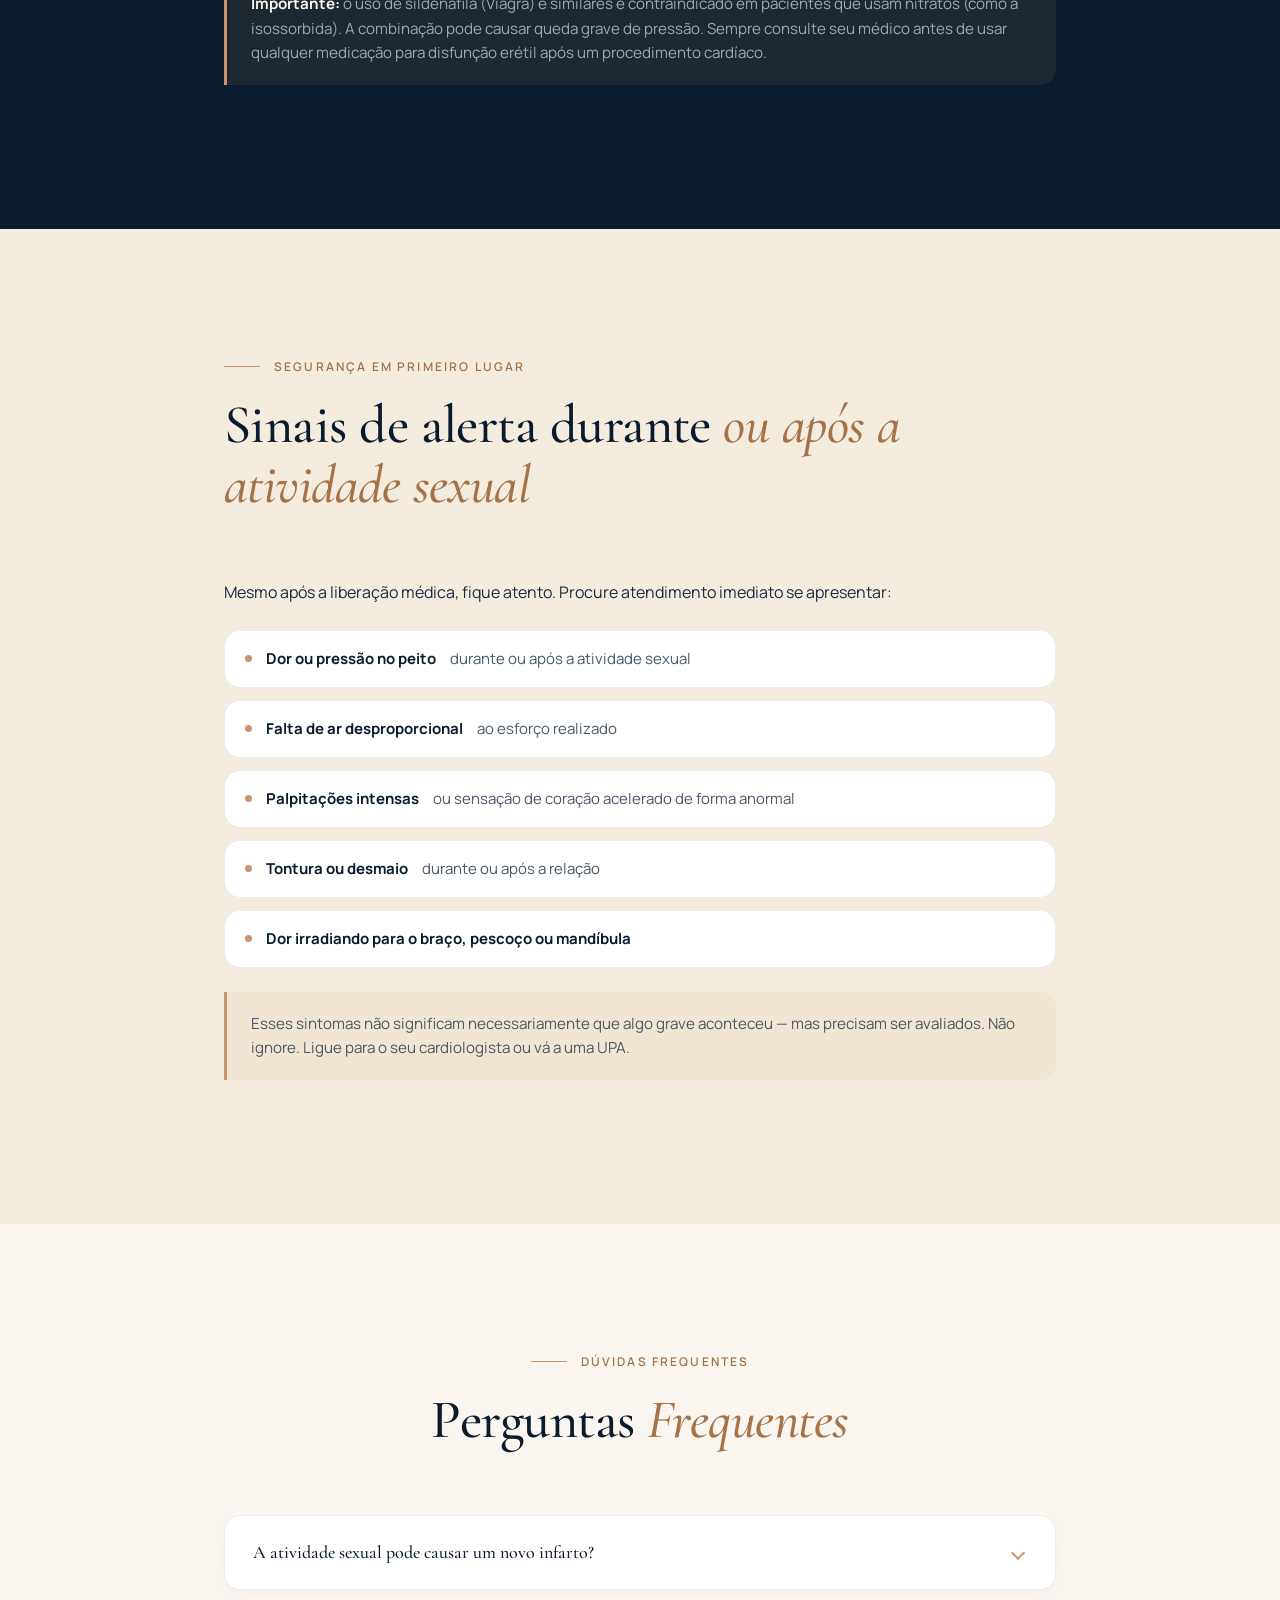
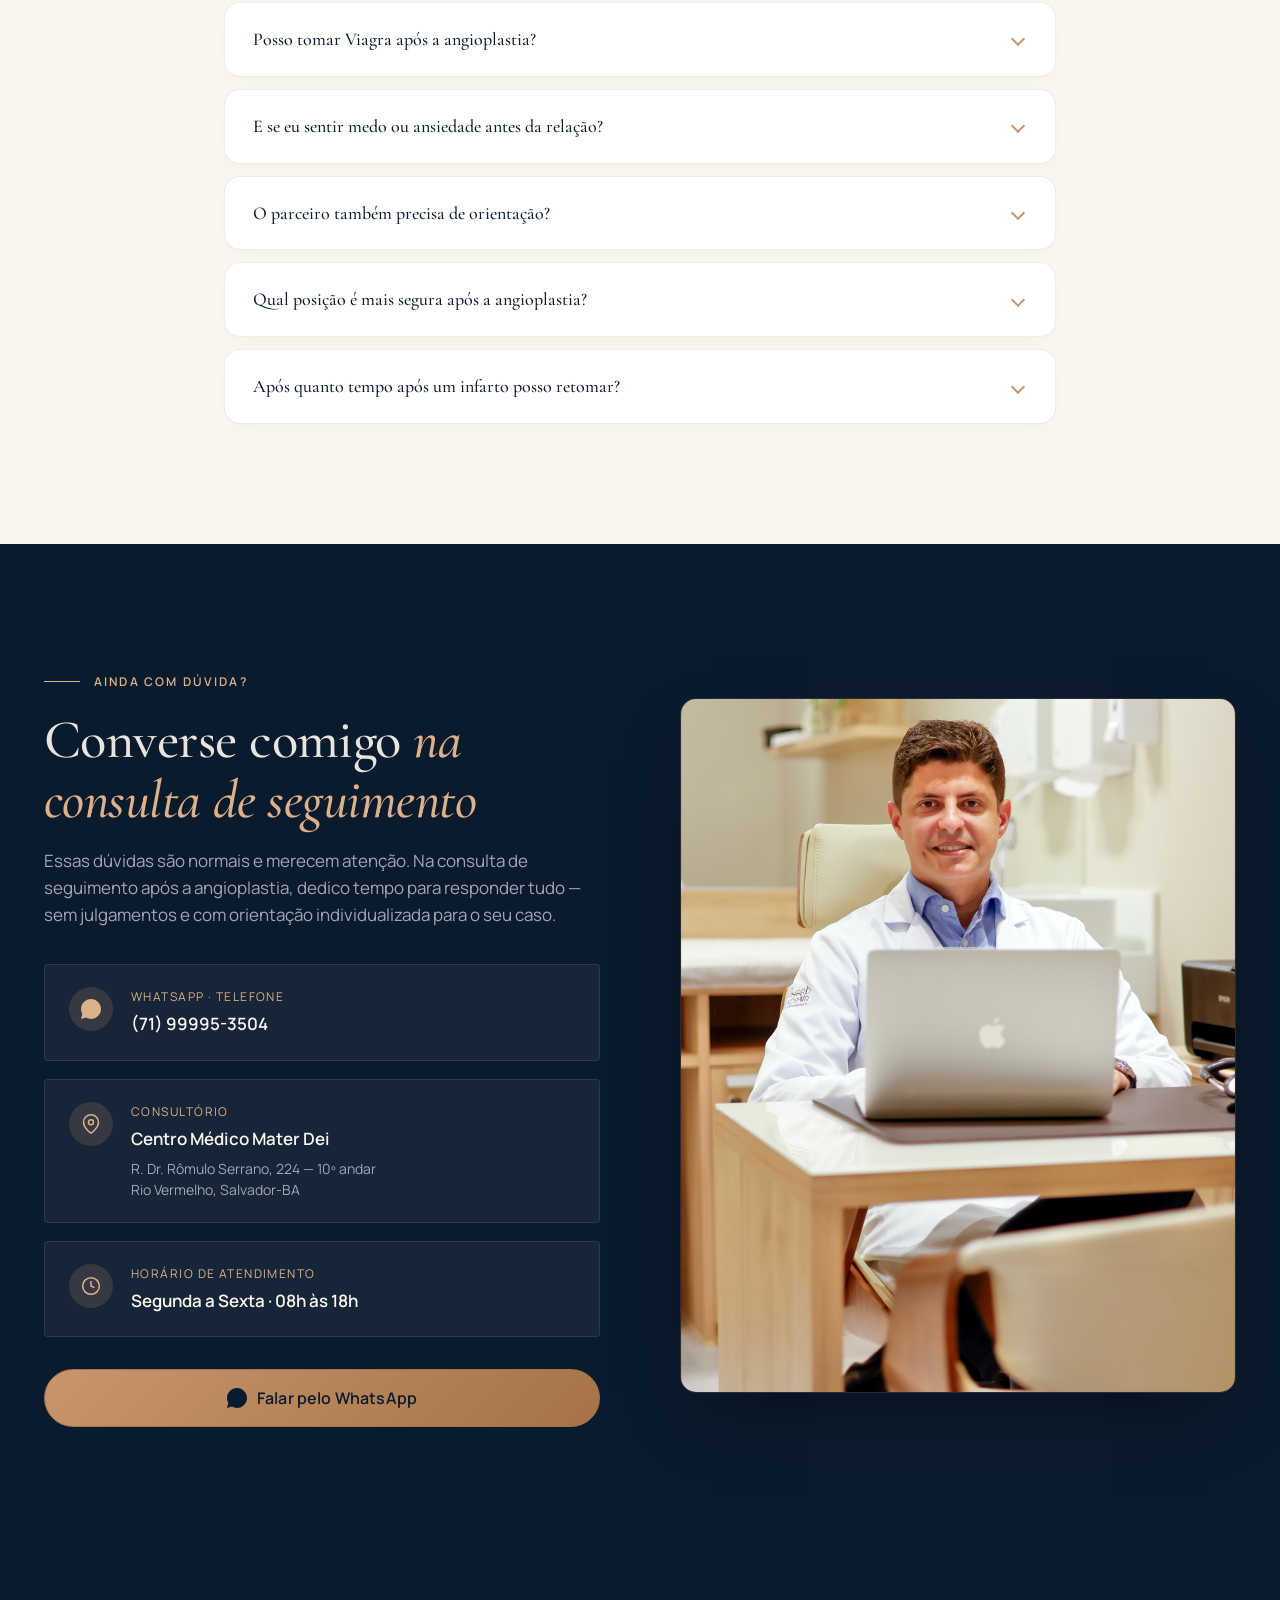
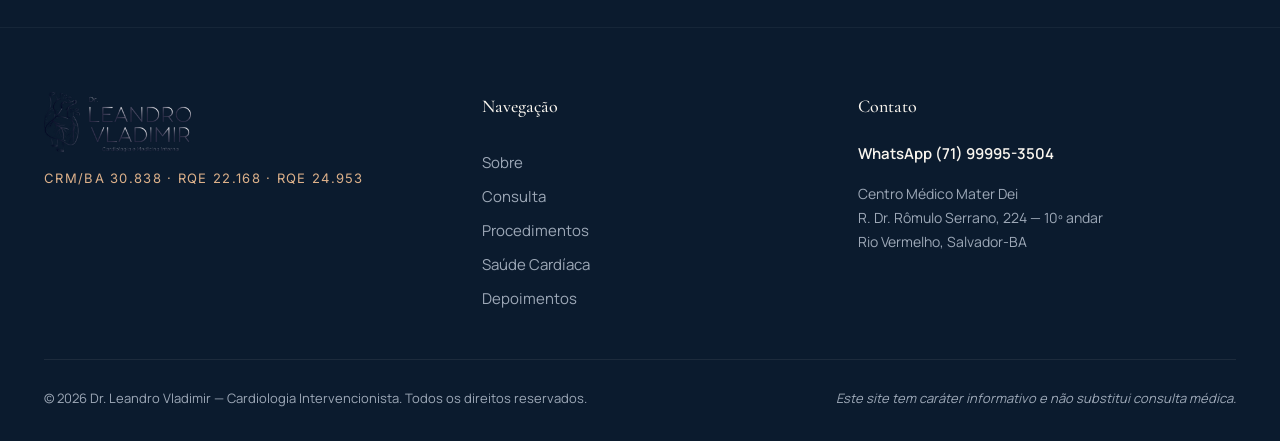
<file: sexo-apos-angioplastia/index.html>
<!DOCTYPE html>
<html lang="pt-BR">
<head>
  <!-- Google Tag Manager -->
  <script>(function(w,d,s,l,i){w[l]=w[l]||[];w[l].push({'gtm.start':
  new Date().getTime(),event:'gtm.js'});var f=d.getElementsByTagName(s)[0],
  j=d.createElement(s),dl=l!='dataLayer'?'&l='+l:'';j.async=true;j.src=
  'https://www.googletagmanager.com/gtm.js?id='+i+dl;f.parentNode.insertBefore(j,f);
  })(window,document,'script','dataLayer','GTM-55W7V7B9');</script>

  <meta charset="UTF-8" />
  <meta name="viewport" content="width=device-width, initial-scale=1.0" />
  <meta name="theme-color" content="#0B1B2E" />

  <title>Relação Sexual Após Angioplastia: Quando Posso Voltar? | Dr. Leandro Vladimir</title>
  <meta name="description" content="Saiba quando é seguro retomar a atividade sexual após angioplastia coronária ou infarto. Dr. Leandro Vladimir, cardiologista intervencionista em Salvador, responde com clareza." />
  <meta name="keywords" content="relação sexual após angioplastia, sexo após infarto, atividade sexual após stent, quando voltar ter relação após cateterismo, sexo após angioplastia Salvador" />
  <meta name="author" content="Dr. Leandro Vladimir" />
  <meta name="robots" content="index, follow, max-image-preview:large" />
  <link rel="canonical" href="https://leandrovladimir.com.br/sexo-apos-angioplastia/" />

  <meta property="og:type" content="article" />
  <meta property="og:url" content="https://leandrovladimir.com.br/sexo-apos-angioplastia/" />
  <meta property="og:title" content="Relação Sexual Após Angioplastia: Quando Posso Voltar? | Dr. Leandro Vladimir" />
  <meta property="og:description" content="A resposta honesta sobre quando retomar a atividade sexual após angioplastia ou infarto — por cardiologista intervencionista em Salvador." />
  <meta property="og:image" content="https://leandrovladimir.com.br/images/consulta.jpg" />
  <meta property="og:locale" content="pt_BR" />
  <meta property="og:site_name" content="Dr. Leandro Vladimir — Cardiologia Intervencionista" />

  <meta name="twitter:card" content="summary_large_image" />
  <meta name="twitter:title" content="Sexo Após Angioplastia: Quando É Seguro? | Dr. Leandro Vladimir" />
  <meta name="twitter:description" content="Cardiologista intervencionista em Salvador responde quando é seguro retomar a atividade sexual após angioplastia ou infarto." />
  <meta name="twitter:image" content="https://leandrovladimir.com.br/images/consulta.jpg" />

  <link rel="icon" type="image/png" sizes="512x512" href="/images/favicon-512.png" />
  <link rel="icon" type="image/png" sizes="128x128" href="/images/favicon.png" />
  <link rel="apple-touch-icon" sizes="180x180" href="/images/apple-touch-icon.png" />

  <link rel="preconnect" href="https://fonts.googleapis.com" />
  <link rel="preconnect" href="https://fonts.gstatic.com" crossorigin />
  <link href="https://fonts.googleapis.com/css2?family=Cormorant+Garamond:ital,wght@0,400;0,500;0,600;0,700;1,400;1,500&family=Manrope:wght@300;400;500;600;700&family=Inter:wght@400;500;600&display=swap" rel="stylesheet" />

  <link rel="stylesheet" href="/style.css" />

  <script type="application/ld+json">
  {
    "@context": "https://schema.org",
    "@graph": [
      {
        "@type": "MedicalWebPage",
        "name": "Relação Sexual Após Angioplastia: Quando Posso Voltar?",
        "description": "Orientações sobre quando retomar a atividade sexual após angioplastia coronária ou infarto, por Dr. Leandro Vladimir, cardiologista intervencionista em Salvador.",
        "url": "https://leandrovladimir.com.br/sexo-apos-angioplastia/",
        "inLanguage": "pt-BR",
        "author": {
          "@type": "Physician",
          "name": "Dr. Leandro Vladimir",
          "identifier": "CRM/BA 30.838",
          "url": "https://leandrovladimir.com.br/"
        },
        "about": {
          "@type": "MedicalProcedure",
          "name": "Angioplastia Coronária com Stent",
          "procedureType": "https://schema.org/TherapeuticProcedure",
          "bodyLocation": "Artérias coronárias"
        }
      },
      {
        "@type": "BreadcrumbList",
        "itemListElement": [
          { "@type": "ListItem", "position": 1, "name": "Início", "item": "https://leandrovladimir.com.br/" },
          { "@type": "ListItem", "position": 2, "name": "Saúde Cardíaca", "item": "https://leandrovladimir.com.br/#conteudo" },
          { "@type": "ListItem", "position": 3, "name": "Sexo após angioplastia", "item": "https://leandrovladimir.com.br/sexo-apos-angioplastia/" }
        ]
      },
      {
        "@type": "FAQPage",
        "mainEntity": [
          { "@type": "Question", "name": "A atividade sexual pode causar um novo infarto?", "acceptedAnswer": { "@type": "Answer", "text": "O risco é muito baixo em pacientes estáveis e devidamente tratados. A atividade sexual aumenta transitoriamente o esforço cardiovascular, mas em pacientes com doença coronariana tratada e boa capacidade funcional esse risco é mínimo. A chave é a liberação médica individualizada." } },
          { "@type": "Question", "name": "Posso tomar Viagra após a angioplastia?", "acceptedAnswer": { "@type": "Answer", "text": "Depende. O sildenafila (Viagra) e similares são contraindicados em pacientes que usam nitratos, como a isossorbida. A combinação pode causar queda grave da pressão arterial. Se você não usa nitrato, pode ser possível, mas sempre com avaliação e liberação do cardiologista antes." } },
          { "@type": "Question", "name": "E se eu sentir medo ou ansiedade antes da relação?", "acceptedAnswer": { "@type": "Answer", "text": "É absolutamente normal. O medo de um novo evento cardíaco durante a atividade sexual é um dos maiores obstáculos para a retomada e afeta tanto o paciente quanto o parceiro. Conversar abertamente com o cardiologista ajuda e, em alguns casos, o suporte psicológico também é indicado." } },
          { "@type": "Question", "name": "Após quanto tempo após um infarto posso retomar a atividade sexual?", "acceptedAnswer": { "@type": "Answer", "text": "Quando a angioplastia foi realizada no contexto de um infarto agudo, o prazo costuma ser de 4 a 6 semanas, mas depende da extensão do infarto, da função do ventrículo esquerdo e da evolução clínica. Uma avaliação funcional pode ser solicitada para embasar a liberação." } }
        ]
      }
    ]
  }
  </script>


</head>

<body>
  <noscript><iframe src="https://www.googletagmanager.com/ns.html?id=GTM-55W7V7B9" height="0" width="0" style="display:none;visibility:hidden"></iframe></noscript>

  <!-- HEADER -->
  <header class="header" id="header">
    <div class="container header__inner">
      <a href="https://leandrovladimir.com.br" class="header__brand" aria-label="Dr. Leandro Vladimir — Início">
        <img src="/images/logo-header-dark.png" alt="Logo Dr. Leandro Vladimir" class="header__logo" width="240" height="98" />
      </a>
      <nav class="header__nav" aria-label="Navegação principal">
        <a href="https://leandrovladimir.com.br/#sobre">Sobre</a>
        <a href="https://leandrovladimir.com.br/#consulta">Consulta</a>
        <a href="https://leandrovladimir.com.br/#procedimentos">Procedimentos</a>
        <a href="https://leandrovladimir.com.br/#conteudo">Saúde Cardíaca</a>
        <a href="https://leandrovladimir.com.br/#contato">Contato</a>
      </nav>
      <a href="https://wa.me/5571999953504?text=Ol%C3%A1%2C%20Dr.%20Leandro.%20Tenho%20d%C3%BAvidas%20sobre%20atividade%20sexual%20ap%C3%B3s%20angioplastia%20e%20gostaria%20de%20agendar%20uma%20consulta." class="btn btn--primary header__cta" target="_blank" rel="noopener">
        Agendar Consulta
      </a>
      <button class="header__toggle" aria-label="Abrir menu" aria-expanded="false" id="navToggle">
        <span></span><span></span><span></span>
      </button>
    </div>
  </header>

  <!-- HERO -->
  <section class="page-hero">
    <div class="container">
      <div class="breadcrumb">
        <a href="https://leandrovladimir.com.br">Início</a>
        <span>›</span>
        <a href="https://leandrovladimir.com.br/#conteudo">Saúde Cardíaca</a>
        <span>›</span>
        Sexo após angioplastia
      </div>
      <div class="page-hero__eyebrow">
        <span class="eyebrow__line"></span>
        <span>Cardiologia Intervencionista · Salvador</span>
      </div>
      <h1 class="page-hero__title">
        Quando posso ter relação sexual<br/>após a <em>angioplastia?</em>
      </h1>
      <p class="page-hero__lede">
        Uma das dúvidas mais frequentes — e menos faladas — depois de um procedimento cardíaco. Resposta direta, sem rodeios.
      </p>
      <p class="page-hero__crm">Dr. Leandro Vladimir · CRM/BA 30.838 · RQE 22.168 · RQE 24.953</p>
    </div>
  </section>

  <!-- STATS -->
  <div class="stats-strip">
    <div class="container">
      <div class="stats-strip__grid">
        <div class="stats-strip__item">
          <span class="stats-strip__number">2–4</span>
          <span class="stats-strip__label">semanas para retomada na maioria dos casos sem complicações</span>
        </div>
        <div class="stats-strip__item">
          <span class="stats-strip__number">3–5</span>
          <span class="stats-strip__label">METs de esforço — equivalente ao gasto da atividade sexual</span>
        </div>
        <div class="stats-strip__item">
          <span class="stats-strip__number">100%</span>
          <span class="stats-strip__label">dos casos devem ter liberação médica individualizada antes</span>
        </div>
      </div>
    </div>
  </div>

  <!-- SEÇÃO 1 -->
  <section class="section section--cream" id="resposta">
    <div class="container container--narrow">
      <div class="section__head reveal">
        <span class="eyebrow"><span class="eyebrow__line"></span> A Resposta Direta</span>
        <h2 class="section__title">A pergunta que ninguém <em>quer fazer ao médico</em></h2>
      </div>
      <div class="reveal">
        <p>A maioria dos pacientes sai do hospital após a angioplastia com essa dúvida na cabeça — e não pergunta. Seja por vergonha, por achar que é fútil diante de algo tão sério, ou por medo da resposta.</p>
        <p>Mas é uma pergunta legítima, importante, e que tem resposta clara: <strong>na maioria dos casos, a retomada da atividade sexual é segura em 2 a 4 semanas após a <a href="https://leandrovladimir.com.br/angioplastia/">angioplastia</a> eletiva bem-sucedida.</strong></p>
        <div class="alert-box">
          <strong>O que define o prazo não é o stent</strong> — é a estabilidade clínica do paciente e a capacidade funcional do coração. Isso é individual e deve ser avaliado pelo seu cardiologista.
        </div>
        <p>Quando a angioplastia foi realizada no contexto de um infarto agudo, o prazo costuma ser um pouco maior — e a avaliação individualizada é ainda mais importante.</p>
      </div>
    </div>
  </section>

  <!-- SEÇÃO 2: TIMELINE -->
  <section class="section" id="timeline">
    <div class="container container--narrow">
      <div class="section__head reveal">
        <span class="eyebrow"><span class="eyebrow__line"></span> Recuperação Pós-Procedimento</span>
        <h2 class="section__title">Como é a <em>recuperação semana a semana</em></h2>
      </div>
      <div class="reveal">
        <div class="timeline">
          <div class="timeline__item">
            <div class="timeline__dot">1–3<br/><small style="font-size:0.6rem">dias</small></div>
            <div class="timeline__content">
              <strong>Alta hospitalar e repouso inicial</strong>
              <p>Evitar esforço físico, incluindo atividade sexual. O local da punção (punho ou virilha) ainda está em cicatrização. Repouso é essencial.</p>
            </div>
          </div>
          <div class="timeline__item">
            <div class="timeline__dot">1ª<br/><small style="font-size:0.6rem">sem</small></div>
            <div class="timeline__content">
              <strong>Retorno a atividades leves</strong>
              <p>Caminhadas curtas, atividades domésticas leves. Ainda não é o momento para atividade sexual ou esforços moderados.</p>
            </div>
          </div>
          <div class="timeline__item">
            <div class="timeline__dot">2ª<br/><small style="font-size:0.6rem">sem</small></div>
            <div class="timeline__content">
              <strong>Avaliação cardiológica de seguimento</strong>
              <p>Consulta com o cardiologista. Momento ideal para tirar a dúvida e receber liberação individualizada para atividade sexual e outros esforços.</p>
            </div>
          </div>
          <div class="timeline__item">
            <div class="timeline__dot">2–4<br/><small style="font-size:0.6rem">sem</small></div>
            <div class="timeline__content">
              <strong>Retomada da atividade sexual — casos sem complicação</strong>
              <p>Para pacientes estáveis, sem sintomas e com boa evolução clínica, a atividade sexual pode ser retomada com segurança neste período.</p>
            </div>
          </div>
          <div class="timeline__item">
            <div class="timeline__dot">4–6<br/><small style="font-size:0.6rem">sem</small></div>
            <div class="timeline__content">
              <strong>Casos pós-infarto ou com complicações</strong>
              <p>Quando a angioplastia foi em contexto de infarto agudo ou houve complicações, o prazo é mais cauteloso e depende de avaliação funcional.</p>
            </div>
          </div>
        </div>
      </div>
    </div>
  </section>

  <!-- SEÇÃO 3: POR QUE ESPERAR -->
  <section class="section section--dark" id="espera">
    <div class="container container--narrow">
      <div class="section__head reveal">
        <span class="eyebrow eyebrow--light"><span class="eyebrow__line"></span> A Lógica Clínica</span>
        <h2 class="section__title section__title--light">Por que é preciso <em>esperar?</em></h2>
      </div>
      <div class="reveal">
        <p style="color: rgba(245,240,232,0.75); font-family: 'Manrope', sans-serif; margin-bottom: 20px;">A atividade sexual é um esforço físico moderado. Do ponto de vista cardiológico, ela equivale a subir dois lances de escada em ritmo normal — aproximadamente 3 a 5 METs de esforço.</p>
        <ul class="risk-list">
          <li><strong>O coração precisa de tempo</strong> para se recuperar do procedimento e do estresse que levou à indicação da angioplastia</li>
          <li><strong>O local da punção</strong> (punho ou virilha) precisa cicatrizar completamente antes de qualquer esforço</li>
          <li><strong>Os medicamentos novos</strong> — especialmente os antiagregantes duplos (AAS + Ticagrelor ou Clopidogrel) — precisam de tempo para agir e estabilizar o stent</li>
          <li><strong>O impacto emocional</strong> do procedimento também conta — ansiedade e medo são frequentes e podem ser trabalhados antes da retomada</li>
        </ul>
        <div class="alert-box">
          <strong>Importante:</strong> o uso de sildenafila (Viagra) e similares é contraindicado em pacientes que usam nitratos (como a isossorbida). A combinação pode causar queda grave de pressão. Sempre consulte seu médico antes de usar qualquer medicação para disfunção erétil após um procedimento cardíaco.
        </div>
      </div>
    </div>
  </section>

  <!-- SEÇÃO 4: SINAIS DE ALERTA -->
  <section class="section section--cream" id="alertas">
    <div class="container container--narrow">
      <div class="section__head reveal">
        <span class="eyebrow"><span class="eyebrow__line"></span> Segurança em Primeiro Lugar</span>
        <h2 class="section__title">Sinais de alerta durante <em>ou após a atividade sexual</em></h2>
      </div>
      <div class="reveal">
        <p>Mesmo após a liberação médica, fique atento. Procure atendimento imediato se apresentar:</p>
        <ul class="risk-list">
          <li><strong>Dor ou pressão no peito</strong> durante ou após a atividade sexual</li>
          <li><strong>Falta de ar desproporcional</strong> ao esforço realizado</li>
          <li><strong>Palpitações intensas</strong> ou sensação de coração acelerado de forma anormal</li>
          <li><strong>Tontura ou desmaio</strong> durante ou após a relação</li>
          <li><strong>Dor irradiando para o braço, pescoço ou mandíbula</strong></li>
        </ul>
        <div class="alert-box">
          Esses sintomas não significam necessariamente que algo grave aconteceu — mas precisam ser avaliados. Não ignore. Ligue para o seu cardiologista ou vá a uma UPA.
        </div>
      </div>
    </div>
  </section>

  <!-- SEÇÃO 5: PERGUNTAS -->
  <section class="section" id="faq">
    <div class="container container--narrow">
      <div class="section__head section__head--center reveal">
        <span class="eyebrow"><span class="eyebrow__line"></span> Dúvidas Frequentes</span>
        <h2 class="section__title">Perguntas <em>Frequentes</em></h2>
      </div>
      <div class="faq">
        <details class="faq__item reveal">
          <summary>A atividade sexual pode causar um novo infarto?</summary>
          <div class="faq__answer">
            <p>O risco é muito baixo em pacientes estáveis e devidamente tratados. Estudos mostram que a atividade sexual aumenta transitoriamente o risco cardiovascular, mas em pacientes com doença coronariana tratada e boa capacidade funcional, esse risco é mínimo. A chave é a liberação médica individualizada.</p>
          </div>
        </details>
        <details class="faq__item reveal">
          <summary>Posso tomar Viagra após a angioplastia?</summary>
          <div class="faq__answer">
            <p>Depende. O sildenafila (Viagra) e similares são contraindicados em pacientes que usam nitratos (isossorbida, por exemplo). A combinação pode causar queda grave de pressão arterial. Se você não usa nitrato, pode ser possível — mas sempre com avaliação e liberação do cardiologista antes.</p>
          </div>
        </details>
        <details class="faq__item reveal">
          <summary>E se eu sentir medo ou ansiedade antes da relação?</summary>
          <div class="faq__answer">
            <p>É absolutamente normal. O medo de um novo evento cardíaco durante a atividade sexual é um dos maiores obstáculos para a retomada — e afeta tanto o paciente quanto o parceiro. Conversar abertamente com o cardiologista ajuda. Em alguns casos, o suporte psicológico também é indicado.</p>
          </div>
        </details>
        <details class="faq__item reveal">
          <summary>O parceiro também precisa de orientação?</summary>
          <div class="faq__answer">
            <p>Sim, e muito. O medo do parceiro é igualmente real — e pode criar uma barreira que prolonga desnecessariamente a abstinência. Trazer o parceiro à consulta de seguimento é uma boa ideia para que as dúvidas de ambos sejam esclarecidas.</p>
          </div>
        </details>
        <details class="faq__item reveal">
          <summary>Qual posição é mais segura após a angioplastia?</summary>
          <div class="faq__answer">
            <p>Do ponto de vista cardiológico, o gasto energético é semelhante nas diferentes posições. A recomendação prática é começar com posições que demandem menos esforço físico do paciente, especialmente nas primeiras vezes após a liberação. Com a evolução e a confiança, a atividade pode ser retomada normalmente.</p>
          </div>
        </details>
        <details class="faq__item reveal">
          <summary>Após quanto tempo após um infarto posso retomar?</summary>
          <div class="faq__answer">
            <p>Quando a angioplastia foi realizada no contexto de um infarto agudo, o prazo costuma ser de 4 a 6 semanas — mas depende da extensão do infarto, da função do ventrículo esquerdo e da evolução clínica. Uma avaliação funcional (como o teste ergométrico ou o ecocardiograma de esforço) pode ser solicitada para embasar a liberação.</p>
          </div>
        </details>
      </div>
    </div>
  </section>

  <!-- CTA -->
  <section class="section section--dark" id="contato">
    <div class="container">
      <div class="contact__grid">
        <div class="contact__info reveal">
          <span class="eyebrow eyebrow--light"><span class="eyebrow__line"></span> Ainda com dúvida?</span>
          <h2 class="section__title section__title--light">Converse comigo <em>na consulta de seguimento</em></h2>
          <p class="contact__lede">Essas dúvidas são normais e merecem atenção. Na consulta de seguimento após a angioplastia, dedico tempo para responder tudo — sem julgamentos e com orientação individualizada para o seu caso.</p>

          <div class="contact__items">
            <a href="https://wa.me/5571999953504?text=Ol%C3%A1%2C%20Dr.%20Leandro.%20Tenho%20d%C3%BAvidas%20sobre%20atividade%20sexual%20ap%C3%B3s%20angioplastia%20e%20gostaria%20de%20agendar%20uma%20consulta." class="contact__item" target="_blank" rel="noopener">
              <div class="contact__icon">
                <svg viewBox="0 0 24 24" fill="currentColor"><path d="M17.5 14.4c-.3-.2-1.8-.9-2-1-.3-.1-.5-.1-.7.1-.2.3-.7 1-.9 1.2-.2.2-.3.2-.6.1-1.5-.7-2.4-1.3-3.4-3-.3-.5.3-.4.7-1.4.1-.2 0-.4 0-.5-.1-.1-.7-1.6-.9-2.2-.2-.6-.5-.5-.7-.5h-.6c-.2 0-.5.1-.8.4-.3.3-1 1-1 2.4 0 1.4 1 2.8 1.2 3 .2.2 2.1 3.2 5 4.5.7.3 1.3.5 1.7.6.7.2 1.4.2 1.9.1.6-.1 1.8-.7 2-1.5.2-.7.2-1.4.2-1.5-.1-.2-.3-.2-.6-.4zM12 0C5.4 0 0 5.4 0 12c0 2.1.5 4.1 1.5 5.9L0 24l6.3-1.7C8 23.5 10 24 12 24c6.6 0 12-5.4 12-12S18.6 0 12 0z"/></svg>
              </div>
              <div>
                <small>WhatsApp · Telefone</small>
                <strong>(71) 99995-3504</strong>
              </div>
            </a>
            <div class="contact__item">
              <div class="contact__icon">
                <svg viewBox="0 0 24 24" fill="none" stroke="currentColor" stroke-width="1.8"><path d="M21 10c0 7-9 13-9 13s-9-6-9-13a9 9 0 0118 0z"/><circle cx="12" cy="10" r="3"/></svg>
              </div>
              <div>
                <small>Consultório</small>
                <strong>Centro Médico Mater Dei</strong>
                <span>R. Dr. Rômulo Serrano, 224 — 10º andar<br/>Rio Vermelho, Salvador-BA</span>
              </div>
            </div>
            <div class="contact__item">
              <div class="contact__icon">
                <svg viewBox="0 0 24 24" fill="none" stroke="currentColor" stroke-width="1.8"><circle cx="12" cy="12" r="10"/><path d="M12 6v6l4 2"/></svg>
              </div>
              <div>
                <small>Horário de atendimento</small>
                <strong>Segunda a Sexta · 08h às 18h</strong>
              </div>
            </div>
          </div>

          <a href="https://wa.me/5571999953504?text=Ol%C3%A1%2C%20Dr.%20Leandro.%20Tenho%20d%C3%BAvidas%20sobre%20atividade%20sexual%20ap%C3%B3s%20angioplastia%20e%20gostaria%20de%20agendar%20uma%20consulta." class="btn btn--copper btn--large btn--full" target="_blank" rel="noopener">
            <svg xmlns="http://www.w3.org/2000/svg" width="20" height="20" viewBox="0 0 24 24" fill="currentColor"><path d="M17.5 14.4c-.3-.2-1.8-.9-2-1-.3-.1-.5-.1-.7.1-.2.3-.7 1-.9 1.2-.2.2-.3.2-.6.1-1.5-.7-2.4-1.3-3.4-3-.3-.5.3-.4.7-1.4.1-.2 0-.4 0-.5-.1-.1-.7-1.6-.9-2.2-.2-.6-.5-.5-.7-.5h-.6c-.2 0-.5.1-.8.4-.3.3-1 1-1 2.4 0 1.4 1 2.8 1.2 3 .2.2 2.1 3.2 5 4.5.7.3 1.3.5 1.7.6.7.2 1.4.2 1.9.1.6-.1 1.8-.7 2-1.5.2-.7.2-1.4.2-1.5-.1-.2-.3-.2-.6-.4zM12 0C5.4 0 0 5.4 0 12c0 2.1.5 4.1 1.5 5.9L0 24l6.3-1.7C8 23.5 10 24 12 24c6.6 0 12-5.4 12-12S18.6 0 12 0z"/></svg>
            Falar pelo WhatsApp
          </a>
        </div>

        <div class="contact__photo reveal" data-delay="200">
          <img src="/images/consulta.jpg" alt="Dr. Leandro Vladimir, cardiologista intervencionista em Salvador" width="600" height="900" loading="lazy" />
        </div>
      </div>
    </div>
  </section>

  <!-- FOOTER -->
  <footer class="footer">
    <div class="container">
      <div class="footer__grid">
        <div class="footer__brand">
          <img src="/images/logo-footer.png" alt="Logo Dr. Leandro Vladimir" width="240" height="98" />
          <p class="footer__crm">CRM/BA 30.838 · RQE 22.168 · RQE 24.953</p>
        </div>
        <nav class="footer__nav" aria-label="Navegação do rodapé">
          <h4>Navegação</h4>
          <a href="https://leandrovladimir.com.br/#sobre">Sobre</a>
          <a href="https://leandrovladimir.com.br/#consulta">Consulta</a>
          <a href="https://leandrovladimir.com.br/#procedimentos">Procedimentos</a>
          <a href="https://leandrovladimir.com.br/#conteudo">Saúde Cardíaca</a>
          <a href="https://leandrovladimir.com.br/#depoimentos">Depoimentos</a>
        </nav>
        <div class="footer__contact">
          <h4>Contato</h4>
          <a href="https://wa.me/5571999953504" target="_blank" rel="noopener">WhatsApp (71) 99995-3504</a>
          <p>Centro Médico Mater Dei<br/>R. Dr. Rômulo Serrano, 224 — 10º andar<br/>Rio Vermelho, Salvador-BA</p>
        </div>
      </div>
      <div class="footer__bottom">
        <p>© <span id="year"></span> Dr. Leandro Vladimir — Cardiologia Intervencionista. Todos os direitos reservados.</p>
        <p class="footer__disclaimer">Este site tem caráter informativo e não substitui consulta médica.</p>
      </div>
    </div>
  </footer>

  <!-- FLOATING WHATSAPP -->
  <a href="https://wa.me/5571999953504?text=Ol%C3%A1%2C%20Dr.%20Leandro.%20Tenho%20d%C3%BAvidas%20sobre%20atividade%20sexual%20ap%C3%B3s%20angioplastia." class="wa-float" aria-label="Falar no WhatsApp" target="_blank" rel="noopener">
    <svg viewBox="0 0 24 24" fill="currentColor" aria-hidden="true"><path d="M17.5 14.4c-.3-.2-1.8-.9-2-1-.3-.1-.5-.1-.7.1-.2.3-.7 1-.9 1.2-.2.2-.3.2-.6.1-1.5-.7-2.4-1.3-3.4-3-.3-.5.3-.4.7-1.4.1-.2 0-.4 0-.5-.1-.1-.7-1.6-.9-2.2-.2-.6-.5-.5-.7-.5h-.6c-.2 0-.5.1-.8.4-.3.3-1 1-1 2.4 0 1.4 1 2.8 1.2 3 .2.2 2.1 3.2 5 4.5.7.3 1.3.5 1.7.6.7.2 1.4.2 1.9.1.6-.1 1.8-.7 2-1.5.2-.7.2-1.4.2-1.5-.1-.2-.3-.2-.6-.4zM12 0C5.4 0 0 5.4 0 12c0 2.1.5 4.1 1.5 5.9L0 24l6.3-1.7C8 23.5 10 24 12 24c6.6 0 12-5.4 12-12S18.6 0 12 0z"/></svg>
  </a>

  <script src="/script.js" defer></script>
  <script>document.getElementById('year').textContent = new Date().getFullYear();</script>
</body>
</html>
</file>
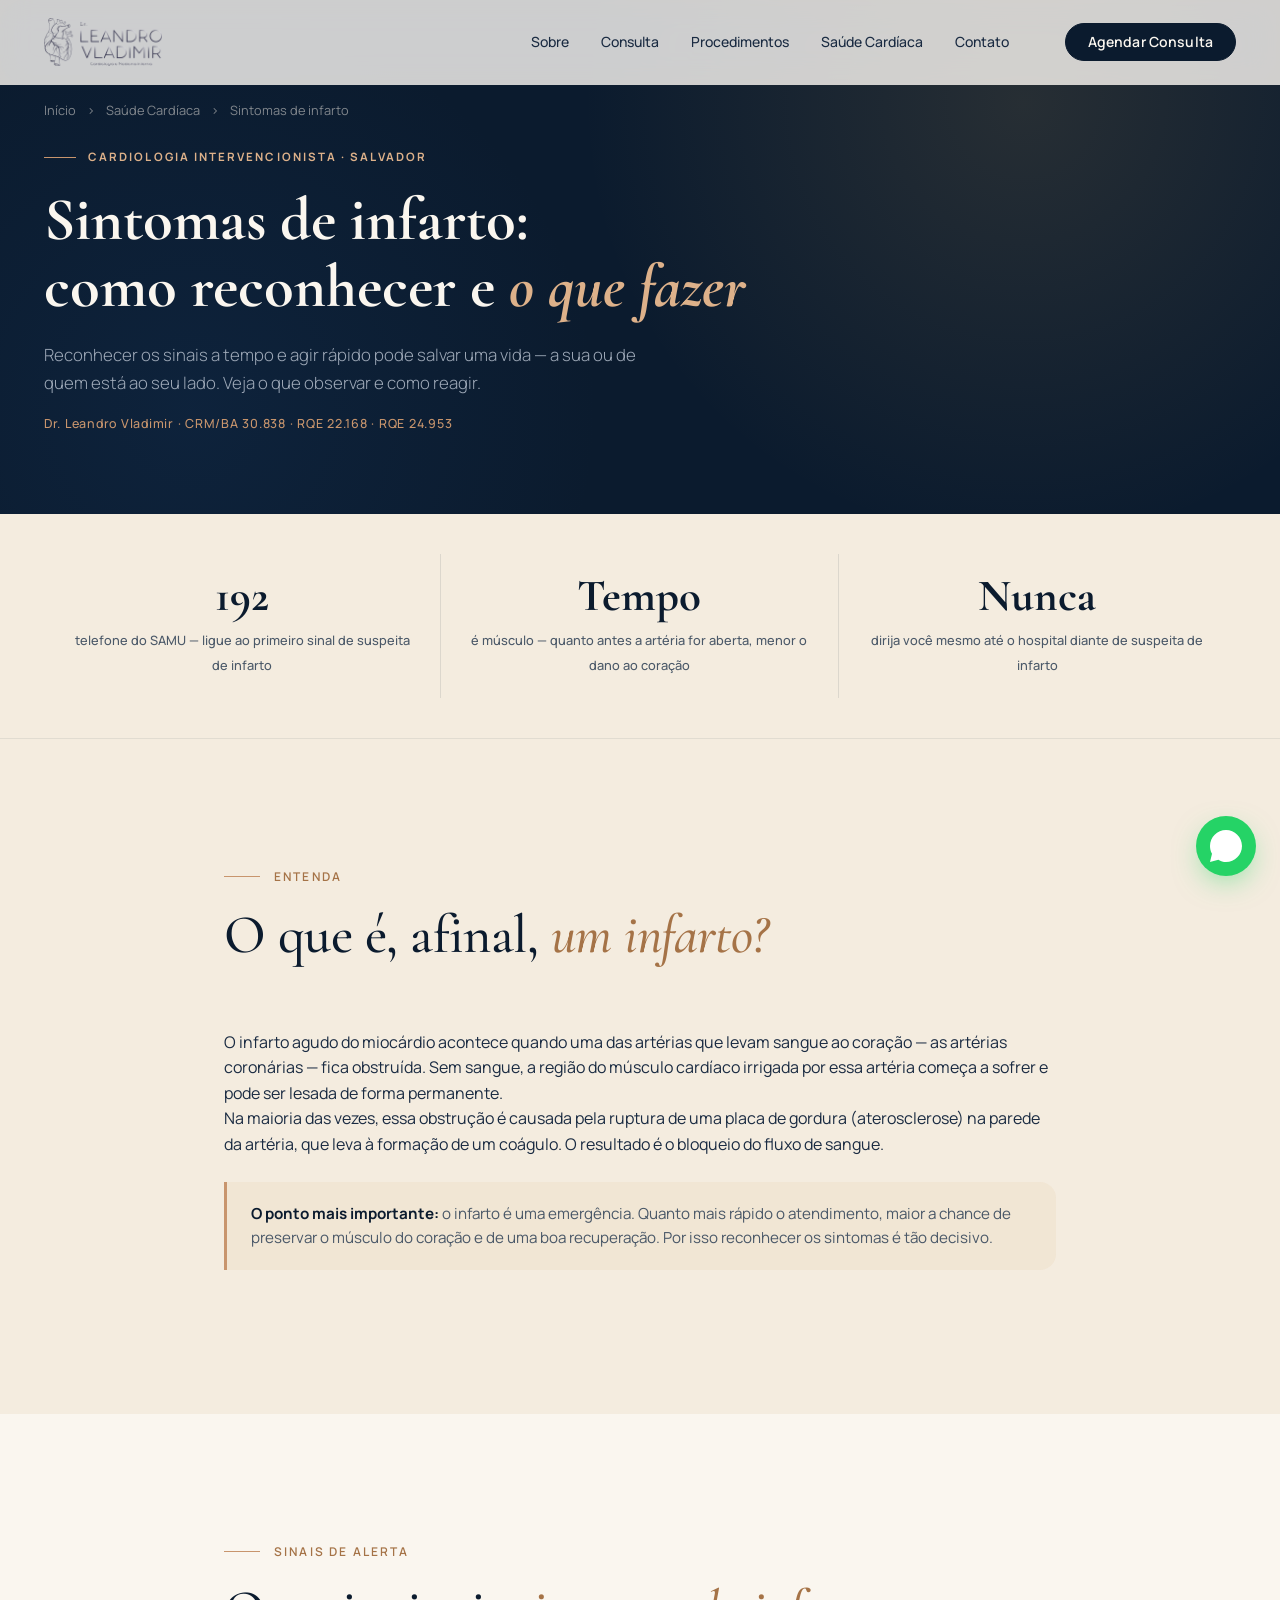
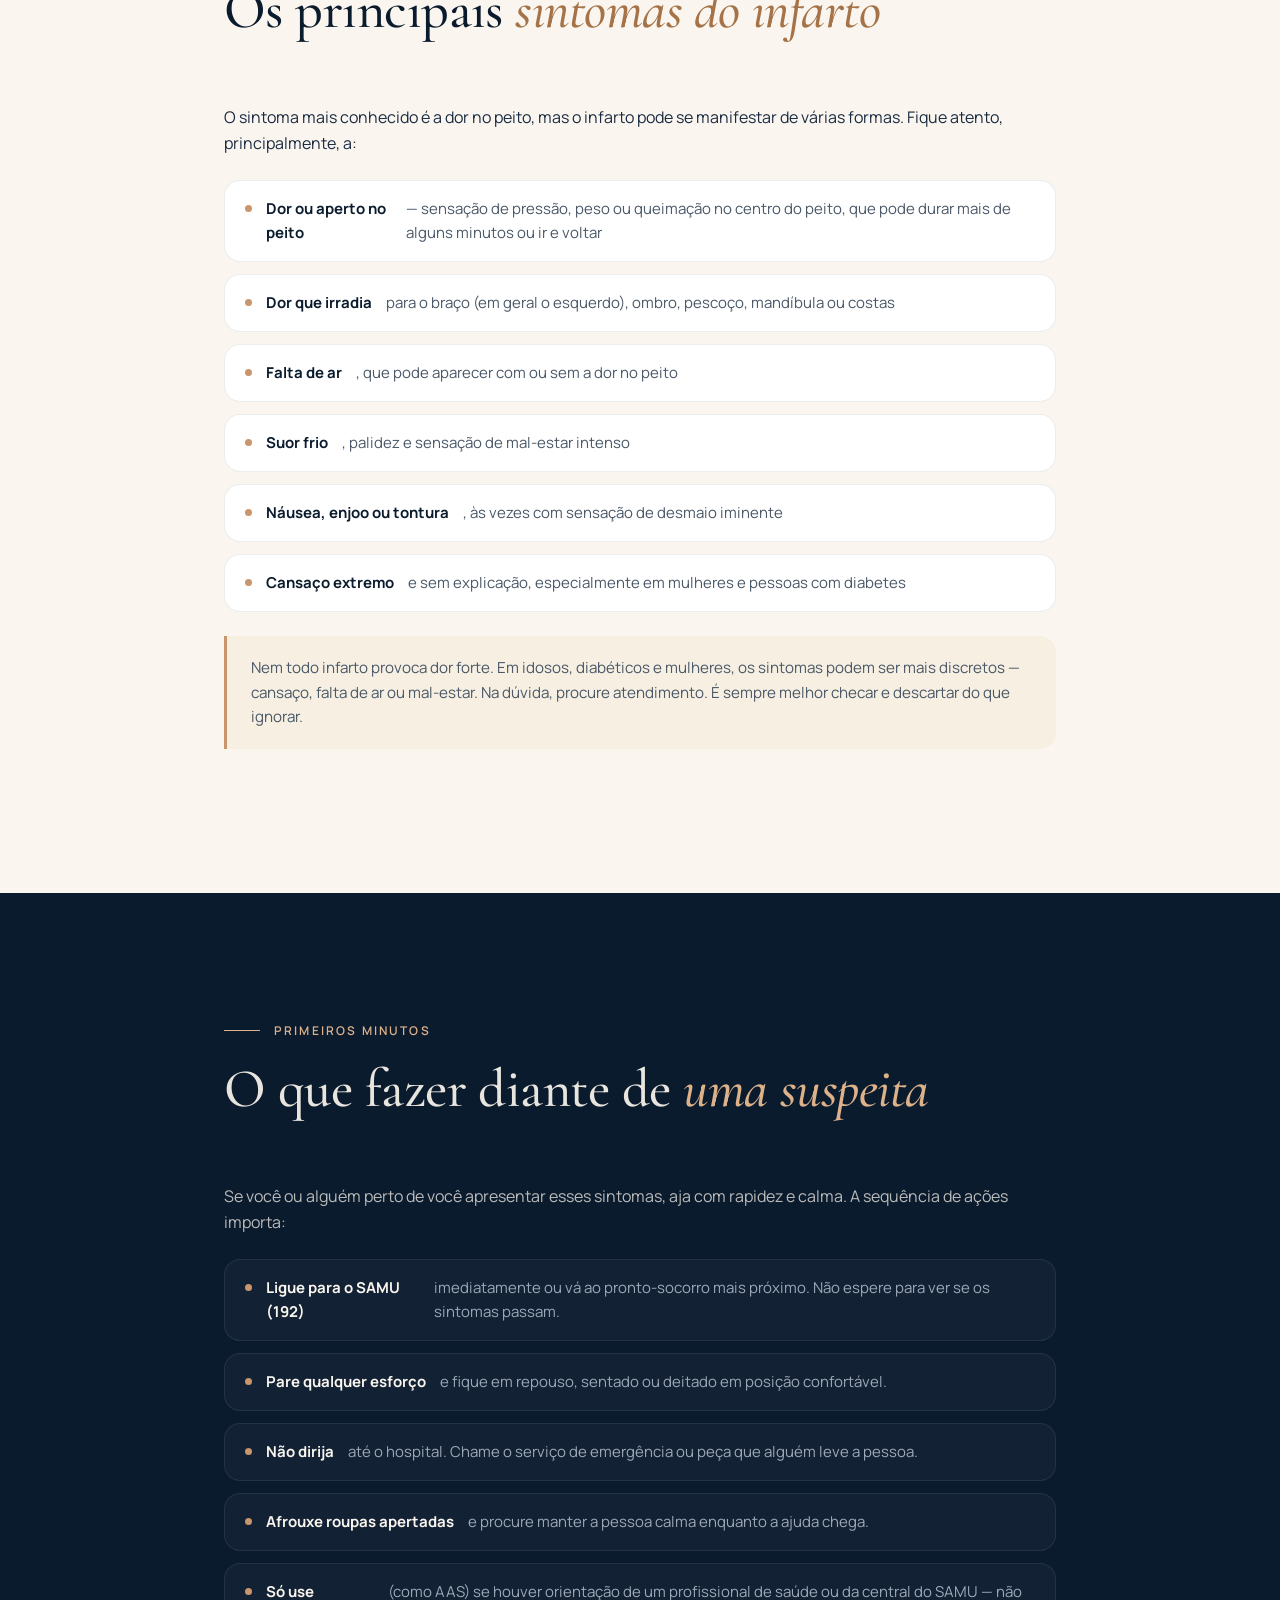
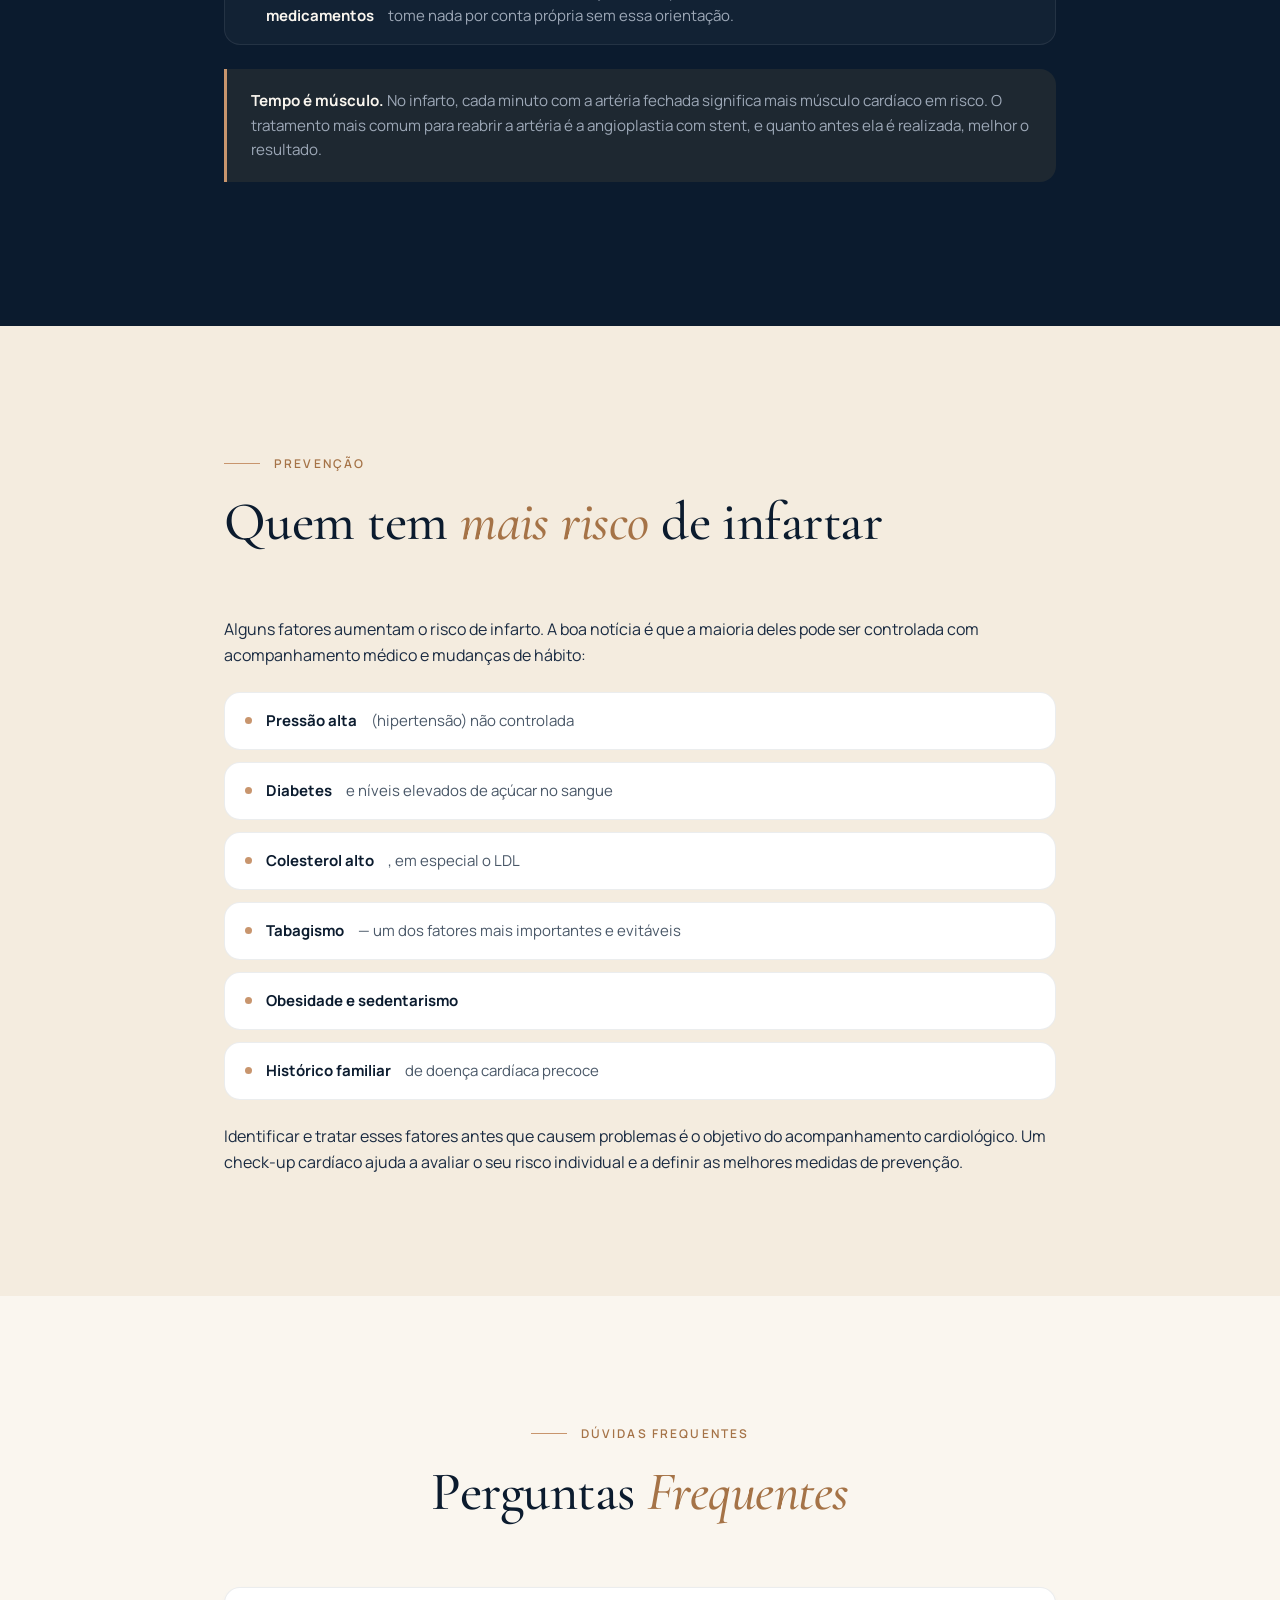
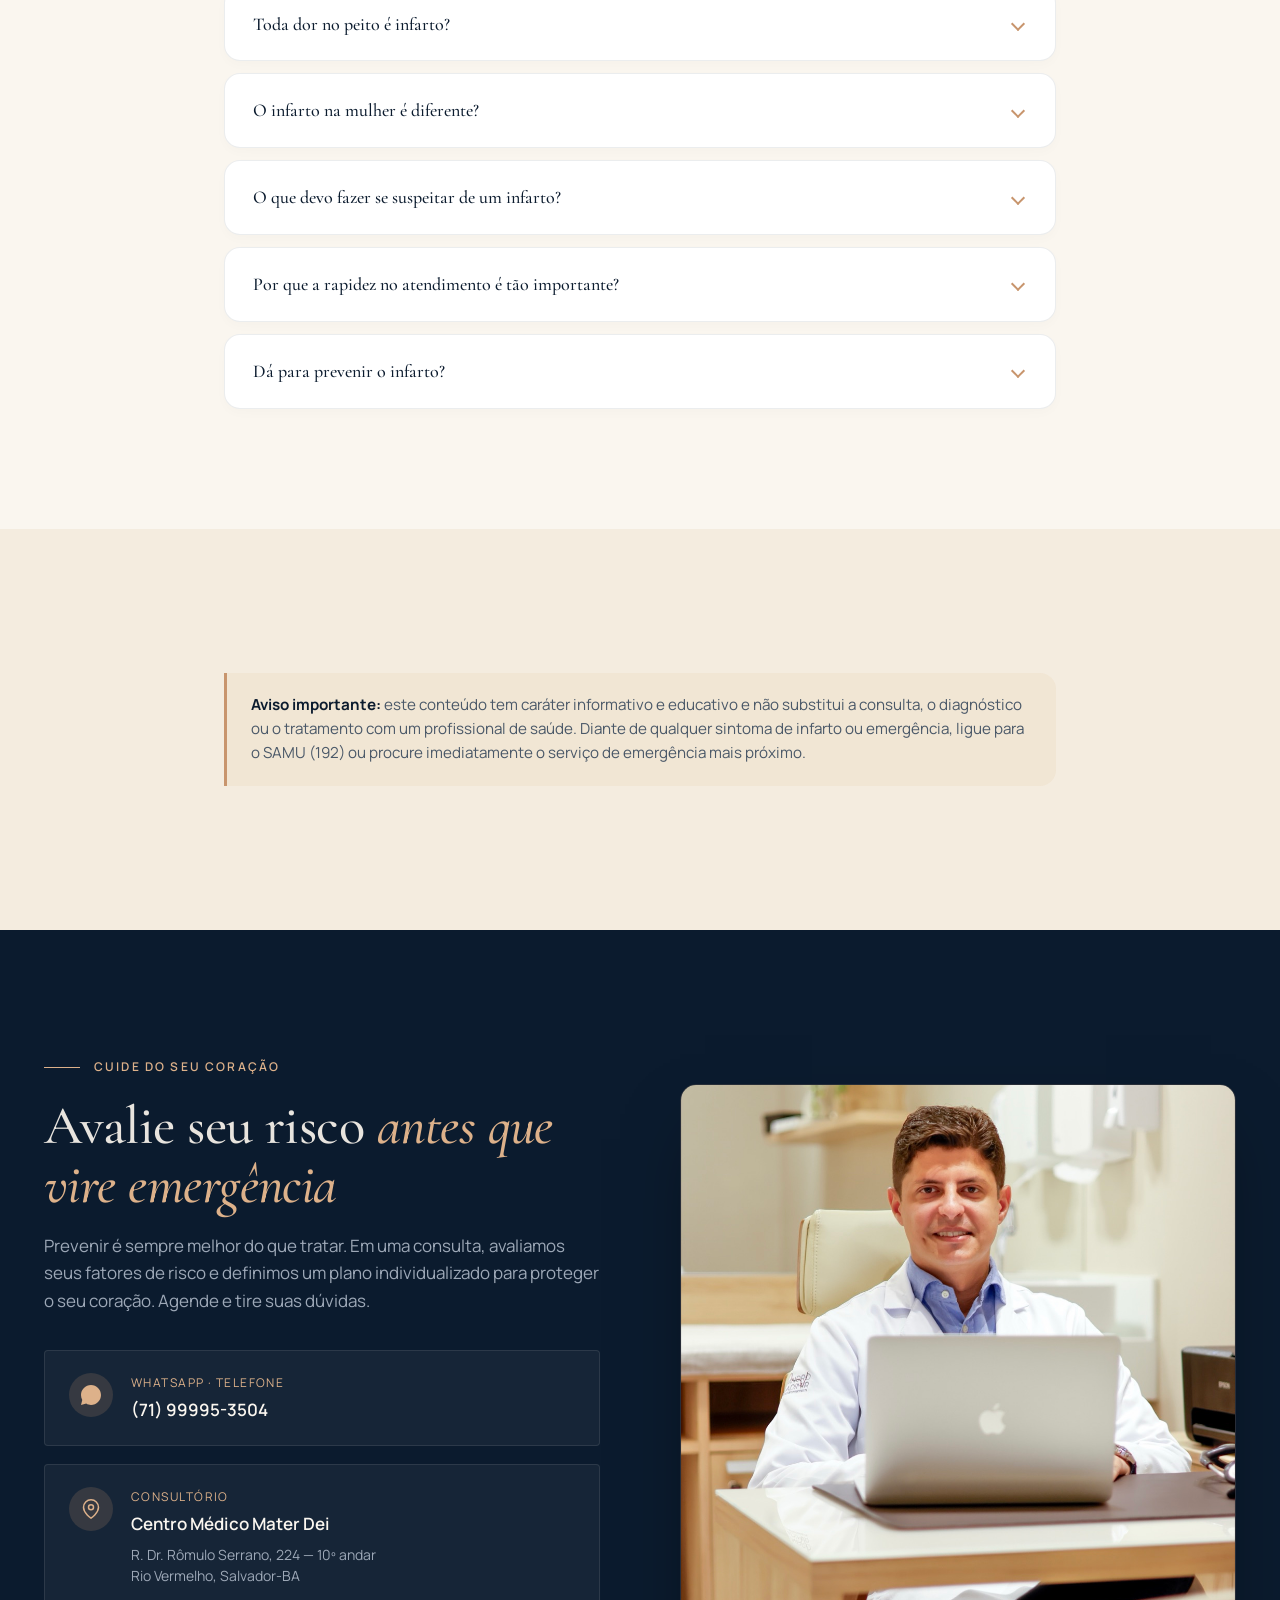
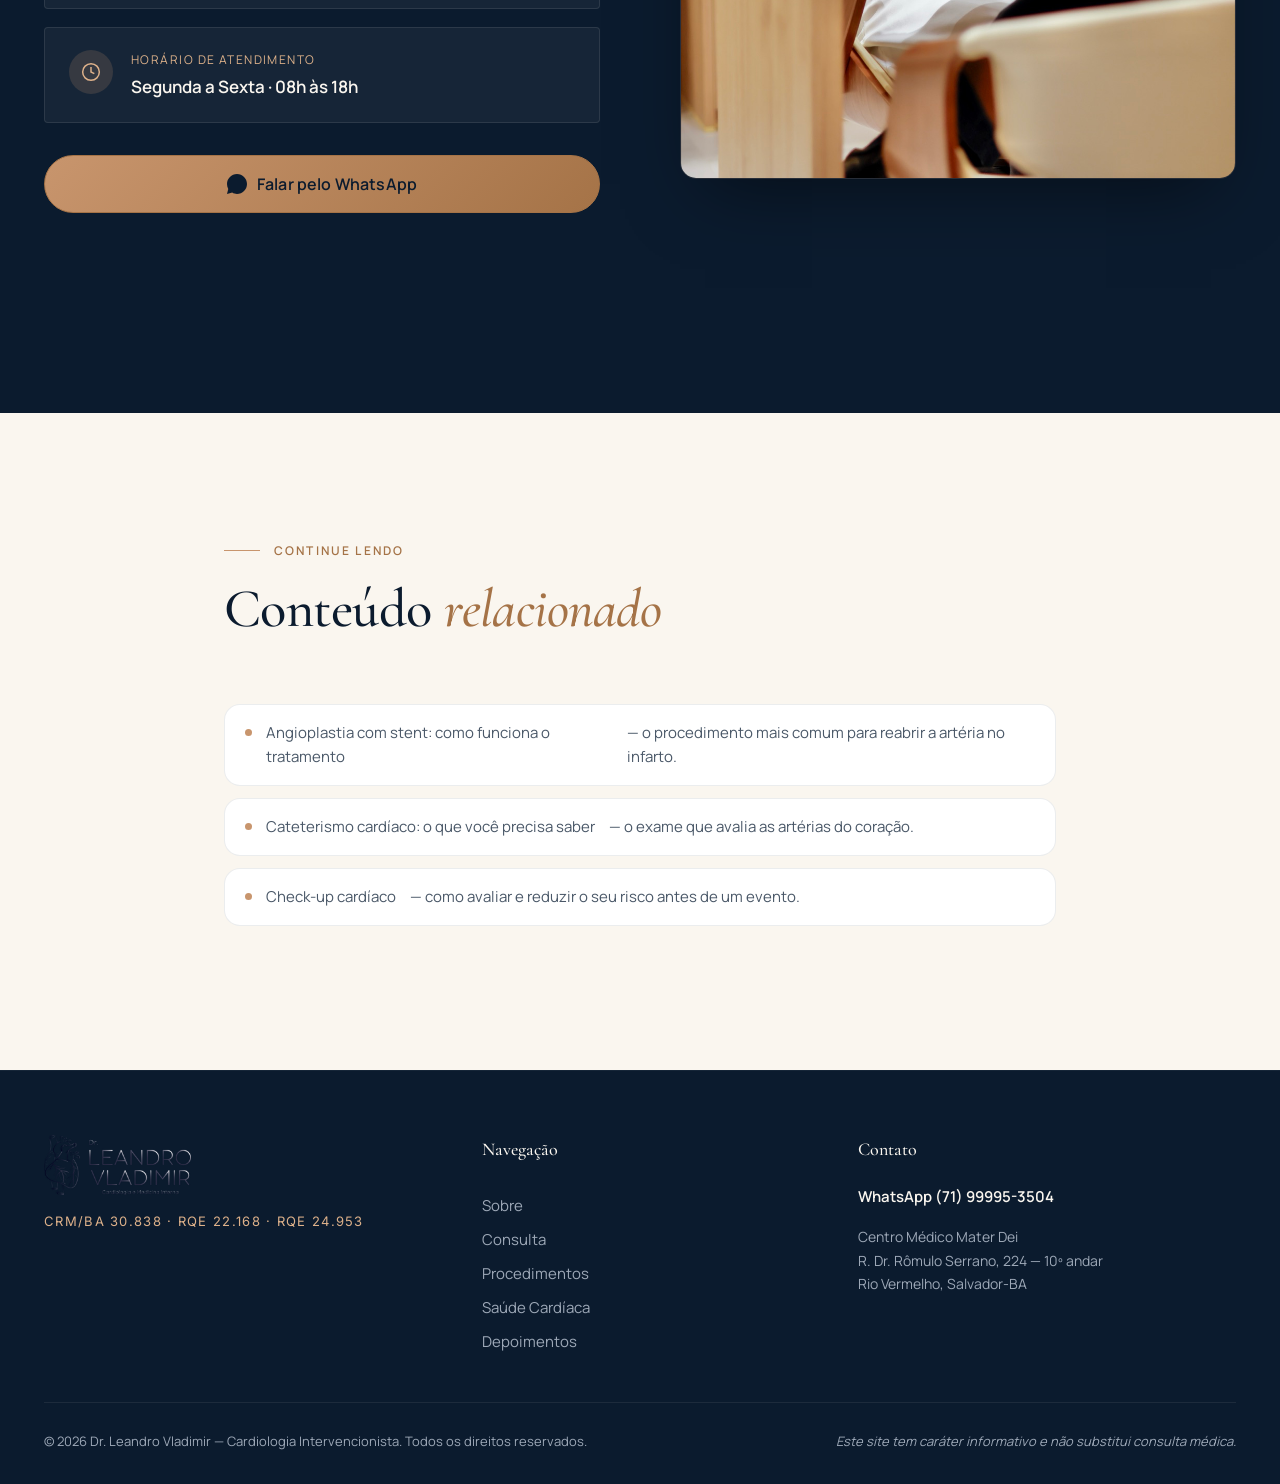
<file: sintomas-de-infarto/index.html>
<!DOCTYPE html>
<html lang="pt-BR">
<head>
  <!-- Google Tag Manager -->
  <script>(function(w,d,s,l,i){w[l]=w[l]||[];w[l].push({'gtm.start':
  new Date().getTime(),event:'gtm.js'});var f=d.getElementsByTagName(s)[0],
  j=d.createElement(s),dl=l!='dataLayer'?'&l='+l:'';j.async=true;j.src=
  'https://www.googletagmanager.com/gtm.js?id='+i+dl;f.parentNode.insertBefore(j,f);
  })(window,document,'script','dataLayer','GTM-55W7V7B9');</script>

  <meta charset="UTF-8" />
  <meta name="viewport" content="width=device-width, initial-scale=1.0" />
  <meta name="theme-color" content="#0B1B2E" />

  <title>Sintomas de Infarto: Como Reconhecer e O Que Fazer | Dr. Leandro Vladimir</title>
  <meta name="description" content="Saiba reconhecer os sintomas de infarto, o que fazer nos primeiros minutos e quando chamar o SAMU 192. Dr. Leandro Vladimir, cardiologista intervencionista em Salvador, explica de forma simples." />
  <meta name="keywords" content="sintomas de infarto, sinais de infarto, o que fazer em caso de infarto, dor no peito infarto, infarto sintomas mulher, SAMU 192, cardiologista Salvador" />
  <meta name="author" content="Dr. Leandro Vladimir" />
  <meta name="robots" content="index, follow, max-image-preview:large" />
  <link rel="canonical" href="https://leandrovladimir.com.br/sintomas-de-infarto/" />

  <meta property="og:type" content="article" />
  <meta property="og:url" content="https://leandrovladimir.com.br/sintomas-de-infarto/" />
  <meta property="og:title" content="Sintomas de Infarto: Como Reconhecer e O Que Fazer | Dr. Leandro Vladimir" />
  <meta property="og:description" content="Os sinais de alerta do infarto e o que fazer nos primeiros minutos — orientação clara por cardiologista intervencionista em Salvador." />
  <meta property="og:image" content="https://leandrovladimir.com.br/images/consulta.jpg" />
  <meta property="og:locale" content="pt_BR" />
  <meta property="og:site_name" content="Dr. Leandro Vladimir — Cardiologia Intervencionista" />

  <meta name="twitter:card" content="summary_large_image" />
  <meta name="twitter:title" content="Sintomas de Infarto: Como Reconhecer | Dr. Leandro Vladimir" />
  <meta name="twitter:description" content="Cardiologista intervencionista em Salvador explica os sinais de alerta do infarto e o que fazer nos primeiros minutos." />
  <meta name="twitter:image" content="https://leandrovladimir.com.br/images/consulta.jpg" />

  <link rel="icon" type="image/png" sizes="512x512" href="/images/favicon-512.png" />
  <link rel="icon" type="image/png" sizes="128x128" href="/images/favicon.png" />
  <link rel="apple-touch-icon" sizes="180x180" href="/images/apple-touch-icon.png" />

  <link rel="preconnect" href="https://fonts.googleapis.com" />
  <link rel="preconnect" href="https://fonts.gstatic.com" crossorigin />
  <link href="https://fonts.googleapis.com/css2?family=Cormorant+Garamond:ital,wght@0,400;0,500;0,600;0,700;1,400;1,500&family=Manrope:wght@300;400;500;600;700&family=Inter:wght@400;500;600&display=swap" rel="stylesheet" />

  <link rel="stylesheet" href="/style.css" />

  <script type="application/ld+json">
  {
    "@context": "https://schema.org",
    "@graph": [
      {
        "@type": "MedicalWebPage",
        "name": "Sintomas de Infarto: Como Reconhecer e O Que Fazer",
        "description": "Página informativa sobre como reconhecer os sintomas de infarto agudo do miocárdio e o que fazer nos primeiros minutos, por Dr. Leandro Vladimir, cardiologista intervencionista em Salvador.",
        "url": "https://leandrovladimir.com.br/sintomas-de-infarto/",
        "inLanguage": "pt-BR",
        "author": {
          "@type": "Physician",
          "name": "Dr. Leandro Vladimir",
          "identifier": "CRM/BA 30.838",
          "url": "https://leandrovladimir.com.br/"
        },
        "about": {
          "@type": "MedicalCondition",
          "name": "Infarto Agudo do Miocárdio",
          "possibleTreatment": {
            "@type": "MedicalProcedure",
            "name": "Angioplastia Coronária com Stent"
          }
        }
      },
      {
        "@type": "BreadcrumbList",
        "itemListElement": [
          { "@type": "ListItem", "position": 1, "name": "Início", "item": "https://leandrovladimir.com.br/" },
          { "@type": "ListItem", "position": 2, "name": "Saúde Cardíaca", "item": "https://leandrovladimir.com.br/#conteudo" },
          { "@type": "ListItem", "position": 3, "name": "Sintomas de infarto", "item": "https://leandrovladimir.com.br/sintomas-de-infarto/" }
        ]
      },
      {
        "@type": "FAQPage",
        "mainEntity": [
          { "@type": "Question", "name": "Toda dor no peito é infarto?", "acceptedAnswer": { "@type": "Answer", "text": "Não. Muitas dores no peito têm causas que não são cardíacas, como problemas musculares, ansiedade ou questões digestivas. Mesmo assim, uma dor no peito intensa, prolongada ou acompanhada de falta de ar, suor frio ou irradiação para o braço deve ser avaliada com urgência, porque não é possível descartar o infarto apenas pelos sintomas." } },
          { "@type": "Question", "name": "O infarto na mulher é diferente?", "acceptedAnswer": { "@type": "Answer", "text": "Pode ser. Além da dor no peito clássica, as mulheres apresentam com mais frequência sintomas menos típicos, como cansaço extremo, falta de ar, náusea, dor nas costas ou na mandíbula. Por isso o infarto na mulher às vezes demora mais a ser reconhecido. Na dúvida, procure atendimento." } },
          { "@type": "Question", "name": "O que devo fazer se suspeitar de um infarto?", "acceptedAnswer": { "@type": "Answer", "text": "Chame imediatamente o SAMU pelo telefone 192 ou vá ao serviço de emergência mais próximo. Pare qualquer esforço, sente ou deite em posição confortável e procure manter a calma. Não dirija você mesmo até o hospital. No infarto, cada minuto conta para preservar o músculo cardíaco." } },
          { "@type": "Question", "name": "Por que a rapidez no atendimento é tão importante?", "acceptedAnswer": { "@type": "Answer", "text": "No infarto, uma artéria do coração fica obstruída e o músculo deixa de receber sangue. Quanto mais tempo a artéria permanece fechada, maior a área de músculo lesada. Por isso existe a frase tempo é músculo. Abrir a artéria rapidamente, em geral por angioplastia, reduz o dano e melhora o prognóstico." } },
          { "@type": "Question", "name": "Dá para prevenir o infarto?", "acceptedAnswer": { "@type": "Answer", "text": "Em grande parte, sim. Controlar pressão arterial, diabetes e colesterol, não fumar, manter atividade física regular, alimentação equilibrada e peso adequado reduzem muito o risco. Consultas periódicas com o cardiologista e a avaliação dos fatores de risco ajudam a identificar e tratar problemas antes que eles evoluam." } }
        ]
      }
    ]
  }
  </script>


</head>

<body>
  <noscript><iframe src="https://www.googletagmanager.com/ns.html?id=GTM-55W7V7B9" height="0" width="0" style="display:none;visibility:hidden"></iframe></noscript>

  <!-- HEADER -->
  <header class="header" id="header">
    <div class="container header__inner">
      <a href="https://leandrovladimir.com.br" class="header__brand" aria-label="Dr. Leandro Vladimir — Início">
        <img src="/images/logo-header-dark.png" alt="Logo Dr. Leandro Vladimir" class="header__logo" width="240" height="98" />
      </a>
      <nav class="header__nav" aria-label="Navegação principal">
        <a href="https://leandrovladimir.com.br/#sobre">Sobre</a>
        <a href="https://leandrovladimir.com.br/#consulta">Consulta</a>
        <a href="https://leandrovladimir.com.br/#procedimentos">Procedimentos</a>
        <a href="https://leandrovladimir.com.br/#conteudo">Saúde Cardíaca</a>
        <a href="https://leandrovladimir.com.br/#contato">Contato</a>
      </nav>
      <a href="https://wa.me/5571999953504?text=Ol%C3%A1%2C%20Dr.%20Leandro.%20Tenho%20d%C3%BAvidas%20sobre%20sintomas%20de%20infarto%20e%20gostaria%20de%20agendar%20uma%20consulta." class="btn btn--primary header__cta" target="_blank" rel="noopener">
        Agendar Consulta
      </a>
      <button class="header__toggle" aria-label="Abrir menu" aria-expanded="false" id="navToggle">
        <span></span><span></span><span></span>
      </button>
    </div>
  </header>

  <!-- HERO -->
  <section class="page-hero">
    <div class="container">
      <div class="breadcrumb">
        <a href="https://leandrovladimir.com.br">Início</a>
        <span>›</span>
        <a href="https://leandrovladimir.com.br/#conteudo">Saúde Cardíaca</a>
        <span>›</span>
        Sintomas de infarto
      </div>
      <div class="page-hero__eyebrow">
        <span class="eyebrow__line"></span>
        <span>Cardiologia Intervencionista · Salvador</span>
      </div>
      <h1 class="page-hero__title">
        Sintomas de infarto:<br/>como reconhecer e <em>o que fazer</em>
      </h1>
      <p class="page-hero__lede">
        Reconhecer os sinais a tempo e agir rápido pode salvar uma vida — a sua ou de quem está ao seu lado. Veja o que observar e como reagir.
      </p>
      <p class="page-hero__crm">Dr. Leandro Vladimir · CRM/BA 30.838 · RQE 22.168 · RQE 24.953</p>
    </div>
  </section>

  <!-- ALERTA DE EMERGÊNCIA -->
  <div class="stats-strip">
    <div class="container">
      <div class="stats-strip__grid">
        <div class="stats-strip__item">
          <span class="stats-strip__number">192</span>
          <span class="stats-strip__label">telefone do SAMU — ligue ao primeiro sinal de suspeita de infarto</span>
        </div>
        <div class="stats-strip__item">
          <span class="stats-strip__number">Tempo</span>
          <span class="stats-strip__label">é músculo — quanto antes a artéria for aberta, menor o dano ao coração</span>
        </div>
        <div class="stats-strip__item">
          <span class="stats-strip__number">Nunca</span>
          <span class="stats-strip__label">dirija você mesmo até o hospital diante de suspeita de infarto</span>
        </div>
      </div>
    </div>
  </div>

  <!-- SEÇÃO 1: O QUE É -->
  <section class="section section--cream" id="o-que-e">
    <div class="container container--narrow">
      <div class="section__head reveal">
        <span class="eyebrow"><span class="eyebrow__line"></span> Entenda</span>
        <h2 class="section__title">O que é, afinal, <em>um infarto?</em></h2>
      </div>
      <div class="reveal">
        <p>O infarto agudo do miocárdio acontece quando uma das artérias que levam sangue ao coração — as artérias coronárias — fica obstruída. Sem sangue, a região do músculo cardíaco irrigada por essa artéria começa a sofrer e pode ser lesada de forma permanente.</p>
        <p>Na maioria das vezes, essa obstrução é causada pela ruptura de uma placa de gordura (aterosclerose) na parede da artéria, que leva à formação de um coágulo. O resultado é o bloqueio do fluxo de sangue.</p>
        <div class="alert-box">
          <strong>O ponto mais importante:</strong> o infarto é uma emergência. Quanto mais rápido o atendimento, maior a chance de preservar o músculo do coração e de uma boa recuperação. Por isso reconhecer os sintomas é tão decisivo.
        </div>
      </div>
    </div>
  </section>

  <!-- SEÇÃO 2: SINTOMAS -->
  <section class="section" id="sintomas">
    <div class="container container--narrow">
      <div class="section__head reveal">
        <span class="eyebrow"><span class="eyebrow__line"></span> Sinais de Alerta</span>
        <h2 class="section__title">Os principais <em>sintomas do infarto</em></h2>
      </div>
      <div class="reveal">
        <p>O sintoma mais conhecido é a dor no peito, mas o infarto pode se manifestar de várias formas. Fique atento, principalmente, a:</p>
        <ul class="risk-list">
          <li><strong>Dor ou aperto no peito</strong> — sensação de pressão, peso ou queimação no centro do peito, que pode durar mais de alguns minutos ou ir e voltar</li>
          <li><strong>Dor que irradia</strong> para o braço (em geral o esquerdo), ombro, pescoço, mandíbula ou costas</li>
          <li><strong>Falta de ar</strong>, que pode aparecer com ou sem a dor no peito</li>
          <li><strong>Suor frio</strong>, palidez e sensação de mal-estar intenso</li>
          <li><strong>Náusea, enjoo ou tontura</strong>, às vezes com sensação de desmaio iminente</li>
          <li><strong>Cansaço extremo</strong> e sem explicação, especialmente em mulheres e pessoas com diabetes</li>
        </ul>
        <div class="alert-box">
          Nem todo infarto provoca dor forte. Em idosos, diabéticos e mulheres, os sintomas podem ser mais discretos — cansaço, falta de ar ou mal-estar. Na dúvida, procure atendimento. É sempre melhor checar e descartar do que ignorar.
        </div>
      </div>
    </div>
  </section>

  <!-- SEÇÃO 3: O QUE FAZER -->
  <section class="section section--dark" id="o-que-fazer">
    <div class="container container--narrow">
      <div class="section__head reveal">
        <span class="eyebrow eyebrow--light"><span class="eyebrow__line"></span> Primeiros Minutos</span>
        <h2 class="section__title section__title--light">O que fazer diante de <em>uma suspeita</em></h2>
      </div>
      <div class="reveal">
        <p style="color: rgba(245,240,232,0.75); font-family: 'Manrope', sans-serif; margin-bottom: 20px;">Se você ou alguém perto de você apresentar esses sintomas, aja com rapidez e calma. A sequência de ações importa:</p>
        <ul class="risk-list">
          <li><strong>Ligue para o SAMU (192)</strong> imediatamente ou vá ao pronto-socorro mais próximo. Não espere para ver se os sintomas passam.</li>
          <li><strong>Pare qualquer esforço</strong> e fique em repouso, sentado ou deitado em posição confortável.</li>
          <li><strong>Não dirija</strong> até o hospital. Chame o serviço de emergência ou peça que alguém leve a pessoa.</li>
          <li><strong>Afrouxe roupas apertadas</strong> e procure manter a pessoa calma enquanto a ajuda chega.</li>
          <li><strong>Só use medicamentos</strong> (como AAS) se houver orientação de um profissional de saúde ou da central do SAMU — não tome nada por conta própria sem essa orientação.</li>
        </ul>
        <div class="alert-box">
          <strong>Tempo é músculo.</strong> No infarto, cada minuto com a artéria fechada significa mais músculo cardíaco em risco. O tratamento mais comum para reabrir a artéria é a <a href="https://leandrovladimir.com.br/angioplastia/">angioplastia com stent</a>, e quanto antes ela é realizada, melhor o resultado.
        </div>
      </div>
    </div>
  </section>

  <!-- SEÇÃO 4: FATORES DE RISCO -->
  <section class="section section--cream" id="fatores-de-risco">
    <div class="container container--narrow">
      <div class="section__head reveal">
        <span class="eyebrow"><span class="eyebrow__line"></span> Prevenção</span>
        <h2 class="section__title">Quem tem <em>mais risco</em> de infartar</h2>
      </div>
      <div class="reveal">
        <p>Alguns fatores aumentam o risco de infarto. A boa notícia é que a maioria deles pode ser controlada com acompanhamento médico e mudanças de hábito:</p>
        <ul class="risk-list">
          <li><strong>Pressão alta</strong> (hipertensão) não controlada</li>
          <li><strong>Diabetes</strong> e níveis elevados de açúcar no sangue</li>
          <li><strong>Colesterol alto</strong>, em especial o LDL</li>
          <li><strong>Tabagismo</strong> — um dos fatores mais importantes e evitáveis</li>
          <li><strong>Obesidade e sedentarismo</strong></li>
          <li><strong>Histórico familiar</strong> de doença cardíaca precoce</li>
        </ul>
        <p>Identificar e tratar esses fatores antes que causem problemas é o objetivo do acompanhamento cardiológico. Um <a href="https://leandrovladimir.com.br/check-up-cardiaco/">check-up cardíaco</a> ajuda a avaliar o seu risco individual e a definir as melhores medidas de prevenção.</p>
      </div>
    </div>
  </section>

  <!-- SEÇÃO 5: PERGUNTAS -->
  <section class="section" id="faq">
    <div class="container container--narrow">
      <div class="section__head section__head--center reveal">
        <span class="eyebrow"><span class="eyebrow__line"></span> Dúvidas Frequentes</span>
        <h2 class="section__title">Perguntas <em>Frequentes</em></h2>
      </div>
      <div class="faq">
        <details class="faq__item reveal">
          <summary>Toda dor no peito é infarto?</summary>
          <div class="faq__answer">
            <p>Não. Muitas dores no peito têm causas que não são cardíacas, como problemas musculares, ansiedade ou questões digestivas. Mesmo assim, uma dor no peito intensa, prolongada ou acompanhada de falta de ar, suor frio ou irradiação para o braço deve ser avaliada com urgência, porque não é possível descartar o infarto apenas pelos sintomas.</p>
          </div>
        </details>
        <details class="faq__item reveal">
          <summary>O infarto na mulher é diferente?</summary>
          <div class="faq__answer">
            <p>Pode ser. Além da dor no peito clássica, as mulheres apresentam com mais frequência sintomas menos típicos, como cansaço extremo, falta de ar, náusea, dor nas costas ou na mandíbula. Por isso o infarto na mulher às vezes demora mais a ser reconhecido. Na dúvida, procure atendimento.</p>
          </div>
        </details>
        <details class="faq__item reveal">
          <summary>O que devo fazer se suspeitar de um infarto?</summary>
          <div class="faq__answer">
            <p>Chame imediatamente o SAMU pelo telefone 192 ou vá ao serviço de emergência mais próximo. Pare qualquer esforço, sente ou deite em posição confortável e procure manter a calma. Não dirija você mesmo até o hospital. No infarto, cada minuto conta para preservar o músculo cardíaco.</p>
          </div>
        </details>
        <details class="faq__item reveal">
          <summary>Por que a rapidez no atendimento é tão importante?</summary>
          <div class="faq__answer">
            <p>No infarto, uma artéria do coração fica obstruída e o músculo deixa de receber sangue. Quanto mais tempo a artéria permanece fechada, maior a área de músculo lesada. Por isso existe a frase "tempo é músculo". Abrir a artéria rapidamente, em geral por angioplastia, reduz o dano e melhora o prognóstico.</p>
          </div>
        </details>
        <details class="faq__item reveal">
          <summary>Dá para prevenir o infarto?</summary>
          <div class="faq__answer">
            <p>Em grande parte, sim. Controlar pressão arterial, diabetes e colesterol, não fumar, manter atividade física regular, alimentação equilibrada e peso adequado reduzem muito o risco. Consultas periódicas com o cardiologista e a avaliação dos fatores de risco ajudam a identificar e tratar problemas antes que eles evoluam.</p>
          </div>
        </details>
      </div>
    </div>
  </section>

  <!-- AVISO MÉDICO -->
  <section class="section section--cream" id="aviso">
    <div class="container container--narrow">
      <div class="reveal">
        <div class="alert-box">
          <strong>Aviso importante:</strong> este conteúdo tem caráter informativo e educativo e não substitui a consulta, o diagnóstico ou o tratamento com um profissional de saúde. Diante de qualquer sintoma de infarto ou emergência, ligue para o SAMU (192) ou procure imediatamente o serviço de emergência mais próximo.
        </div>
      </div>
    </div>
  </section>

  <!-- CTA -->
  <section class="section section--dark" id="contato">
    <div class="container">
      <div class="contact__grid">
        <div class="contact__info reveal">
          <span class="eyebrow eyebrow--light"><span class="eyebrow__line"></span> Cuide do seu coração</span>
          <h2 class="section__title section__title--light">Avalie seu risco <em>antes que vire emergência</em></h2>
          <p class="contact__lede">Prevenir é sempre melhor do que tratar. Em uma consulta, avaliamos seus fatores de risco e definimos um plano individualizado para proteger o seu coração. Agende e tire suas dúvidas.</p>

          <div class="contact__items">
            <a href="https://wa.me/5571999953504?text=Ol%C3%A1%2C%20Dr.%20Leandro.%20Tenho%20d%C3%BAvidas%20sobre%20sintomas%20de%20infarto%20e%20gostaria%20de%20agendar%20uma%20consulta." class="contact__item" target="_blank" rel="noopener">
              <div class="contact__icon">
                <svg viewBox="0 0 24 24" fill="currentColor"><path d="M17.5 14.4c-.3-.2-1.8-.9-2-1-.3-.1-.5-.1-.7.1-.2.3-.7 1-.9 1.2-.2.2-.3.2-.6.1-1.5-.7-2.4-1.3-3.4-3-.3-.5.3-.4.7-1.4.1-.2 0-.4 0-.5-.1-.1-.7-1.6-.9-2.2-.2-.6-.5-.5-.7-.5h-.6c-.2 0-.5.1-.8.4-.3.3-1 1-1 2.4 0 1.4 1 2.8 1.2 3 .2.2 2.1 3.2 5 4.5.7.3 1.3.5 1.7.6.7.2 1.4.2 1.9.1.6-.1 1.8-.7 2-1.5.2-.7.2-1.4.2-1.5-.1-.2-.3-.2-.6-.4zM12 0C5.4 0 0 5.4 0 12c0 2.1.5 4.1 1.5 5.9L0 24l6.3-1.7C8 23.5 10 24 12 24c6.6 0 12-5.4 12-12S18.6 0 12 0z"/></svg>
              </div>
              <div>
                <small>WhatsApp · Telefone</small>
                <strong>(71) 99995-3504</strong>
              </div>
            </a>
            <div class="contact__item">
              <div class="contact__icon">
                <svg viewBox="0 0 24 24" fill="none" stroke="currentColor" stroke-width="1.8"><path d="M21 10c0 7-9 13-9 13s-9-6-9-13a9 9 0 0118 0z"/><circle cx="12" cy="10" r="3"/></svg>
              </div>
              <div>
                <small>Consultório</small>
                <strong>Centro Médico Mater Dei</strong>
                <span>R. Dr. Rômulo Serrano, 224 — 10º andar<br/>Rio Vermelho, Salvador-BA</span>
              </div>
            </div>
            <div class="contact__item">
              <div class="contact__icon">
                <svg viewBox="0 0 24 24" fill="none" stroke="currentColor" stroke-width="1.8"><circle cx="12" cy="12" r="10"/><path d="M12 6v6l4 2"/></svg>
              </div>
              <div>
                <small>Horário de atendimento</small>
                <strong>Segunda a Sexta · 08h às 18h</strong>
              </div>
            </div>
          </div>

          <a href="https://wa.me/5571999953504?text=Ol%C3%A1%2C%20Dr.%20Leandro.%20Tenho%20d%C3%BAvidas%20sobre%20sintomas%20de%20infarto%20e%20gostaria%20de%20agendar%20uma%20consulta." class="btn btn--copper btn--large btn--full" target="_blank" rel="noopener">
            <svg xmlns="http://www.w3.org/2000/svg" width="20" height="20" viewBox="0 0 24 24" fill="currentColor"><path d="M17.5 14.4c-.3-.2-1.8-.9-2-1-.3-.1-.5-.1-.7.1-.2.3-.7 1-.9 1.2-.2.2-.3.2-.6.1-1.5-.7-2.4-1.3-3.4-3-.3-.5.3-.4.7-1.4.1-.2 0-.4 0-.5-.1-.1-.7-1.6-.9-2.2-.2-.6-.5-.5-.7-.5h-.6c-.2 0-.5.1-.8.4-.3.3-1 1-1 2.4 0 1.4 1 2.8 1.2 3 .2.2 2.1 3.2 5 4.5.7.3 1.3.5 1.7.6.7.2 1.4.2 1.9.1.6-.1 1.8-.7 2-1.5.2-.7.2-1.4.2-1.5-.1-.2-.3-.2-.6-.4zM12 0C5.4 0 0 5.4 0 12c0 2.1.5 4.1 1.5 5.9L0 24l6.3-1.7C8 23.5 10 24 12 24c6.6 0 12-5.4 12-12S18.6 0 12 0z"/></svg>
            Falar pelo WhatsApp
          </a>
        </div>

        <div class="contact__photo reveal" data-delay="200">
          <img src="/images/consulta.jpg" alt="Dr. Leandro Vladimir, cardiologista intervencionista em Salvador" width="600" height="900" loading="lazy" />
        </div>
      </div>
    </div>
  </section>

  <!-- CONTEÚDO RELACIONADO -->
  <section class="section" id="relacionados">
    <div class="container container--narrow">
      <div class="section__head reveal">
        <span class="eyebrow"><span class="eyebrow__line"></span> Continue lendo</span>
        <h2 class="section__title">Conteúdo <em>relacionado</em></h2>
      </div>
      <div class="reveal">
        <ul class="risk-list">
          <li><a href="https://leandrovladimir.com.br/angioplastia/">Angioplastia com stent: como funciona o tratamento</a> — o procedimento mais comum para reabrir a artéria no infarto.</li>
          <li><a href="https://leandrovladimir.com.br/cateterismo-cardiaco/">Cateterismo cardíaco: o que você precisa saber</a> — o exame que avalia as artérias do coração.</li>
          <li><a href="https://leandrovladimir.com.br/check-up-cardiaco/">Check-up cardíaco</a> — como avaliar e reduzir o seu risco antes de um evento.</li>
        </ul>
      </div>
    </div>
  </section>

  <!-- FOOTER -->
  <footer class="footer">
    <div class="container">
      <div class="footer__grid">
        <div class="footer__brand">
          <img src="/images/logo-footer.png" alt="Logo Dr. Leandro Vladimir" width="240" height="98" />
          <p class="footer__crm">CRM/BA 30.838 · RQE 22.168 · RQE 24.953</p>
        </div>
        <nav class="footer__nav" aria-label="Navegação do rodapé">
          <h4>Navegação</h4>
          <a href="https://leandrovladimir.com.br/#sobre">Sobre</a>
          <a href="https://leandrovladimir.com.br/#consulta">Consulta</a>
          <a href="https://leandrovladimir.com.br/#procedimentos">Procedimentos</a>
          <a href="https://leandrovladimir.com.br/#conteudo">Saúde Cardíaca</a>
          <a href="https://leandrovladimir.com.br/#depoimentos">Depoimentos</a>
        </nav>
        <div class="footer__contact">
          <h4>Contato</h4>
          <a href="https://wa.me/5571999953504" target="_blank" rel="noopener">WhatsApp (71) 99995-3504</a>
          <p>Centro Médico Mater Dei<br/>R. Dr. Rômulo Serrano, 224 — 10º andar<br/>Rio Vermelho, Salvador-BA</p>
        </div>
      </div>
      <div class="footer__bottom">
        <p>© <span id="year"></span> Dr. Leandro Vladimir — Cardiologia Intervencionista. Todos os direitos reservados.</p>
        <p class="footer__disclaimer">Este site tem caráter informativo e não substitui consulta médica.</p>
      </div>
    </div>
  </footer>

  <!-- FLOATING WHATSAPP -->
  <a href="https://wa.me/5571999953504?text=Ol%C3%A1%2C%20Dr.%20Leandro.%20Tenho%20d%C3%BAvidas%20sobre%20sintomas%20de%20infarto." class="wa-float" aria-label="Falar no WhatsApp" target="_blank" rel="noopener">
    <svg viewBox="0 0 24 24" fill="currentColor" aria-hidden="true"><path d="M17.5 14.4c-.3-.2-1.8-.9-2-1-.3-.1-.5-.1-.7.1-.2.3-.7 1-.9 1.2-.2.2-.3.2-.6.1-1.5-.7-2.4-1.3-3.4-3-.3-.5.3-.4.7-1.4.1-.2 0-.4 0-.5-.1-.1-.7-1.6-.9-2.2-.2-.6-.5-.5-.7-.5h-.6c-.2 0-.5.1-.8.4-.3.3-1 1-1 2.4 0 1.4 1 2.8 1.2 3 .2.2 2.1 3.2 5 4.5.7.3 1.3.5 1.7.6.7.2 1.4.2 1.9.1.6-.1 1.8-.7 2-1.5.2-.7.2-1.4.2-1.5-.1-.2-.3-.2-.6-.4zM12 0C5.4 0 0 5.4 0 12c0 2.1.5 4.1 1.5 5.9L0 24l6.3-1.7C8 23.5 10 24 12 24c6.6 0 12-5.4 12-12S18.6 0 12 0z"/></svg>
  </a>

  <script src="/script.js" defer></script>
  <script>document.getElementById('year').textContent = new Date().getFullYear();</script>
</body>
</html>
</file>
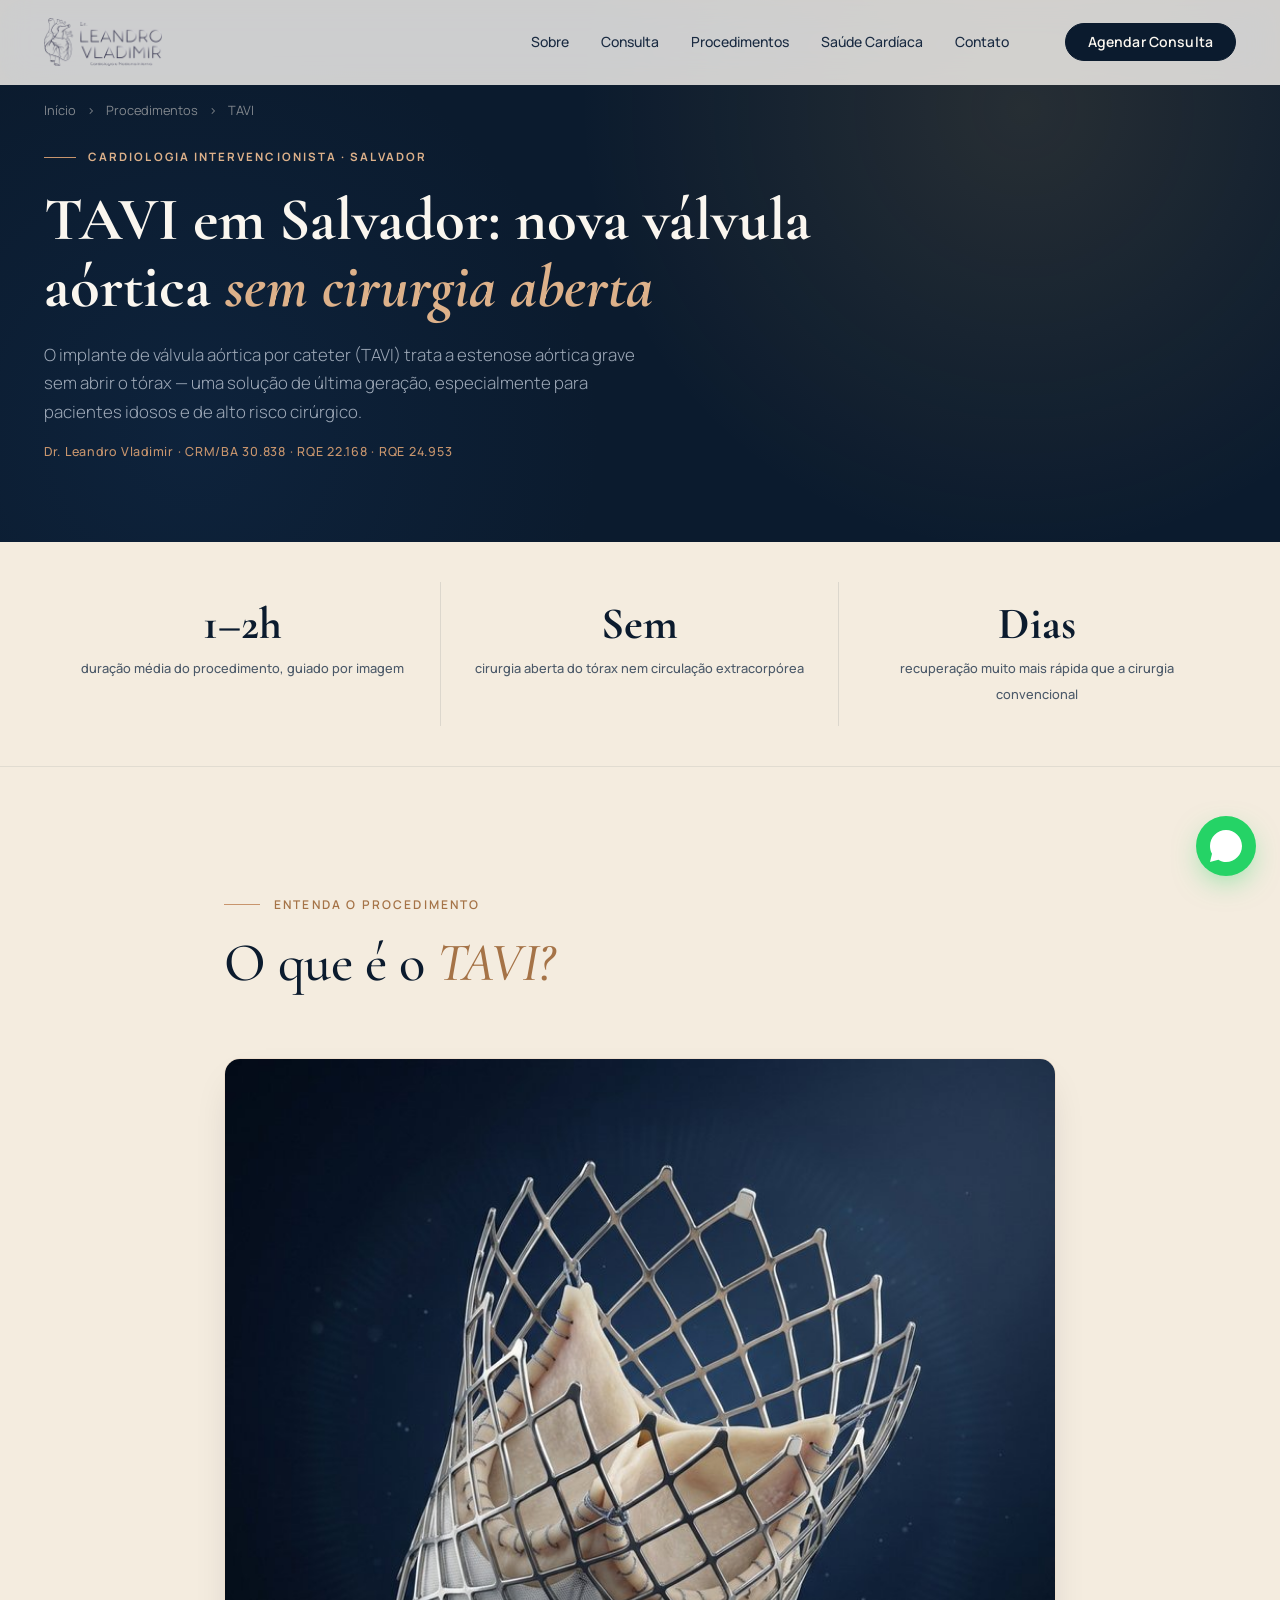
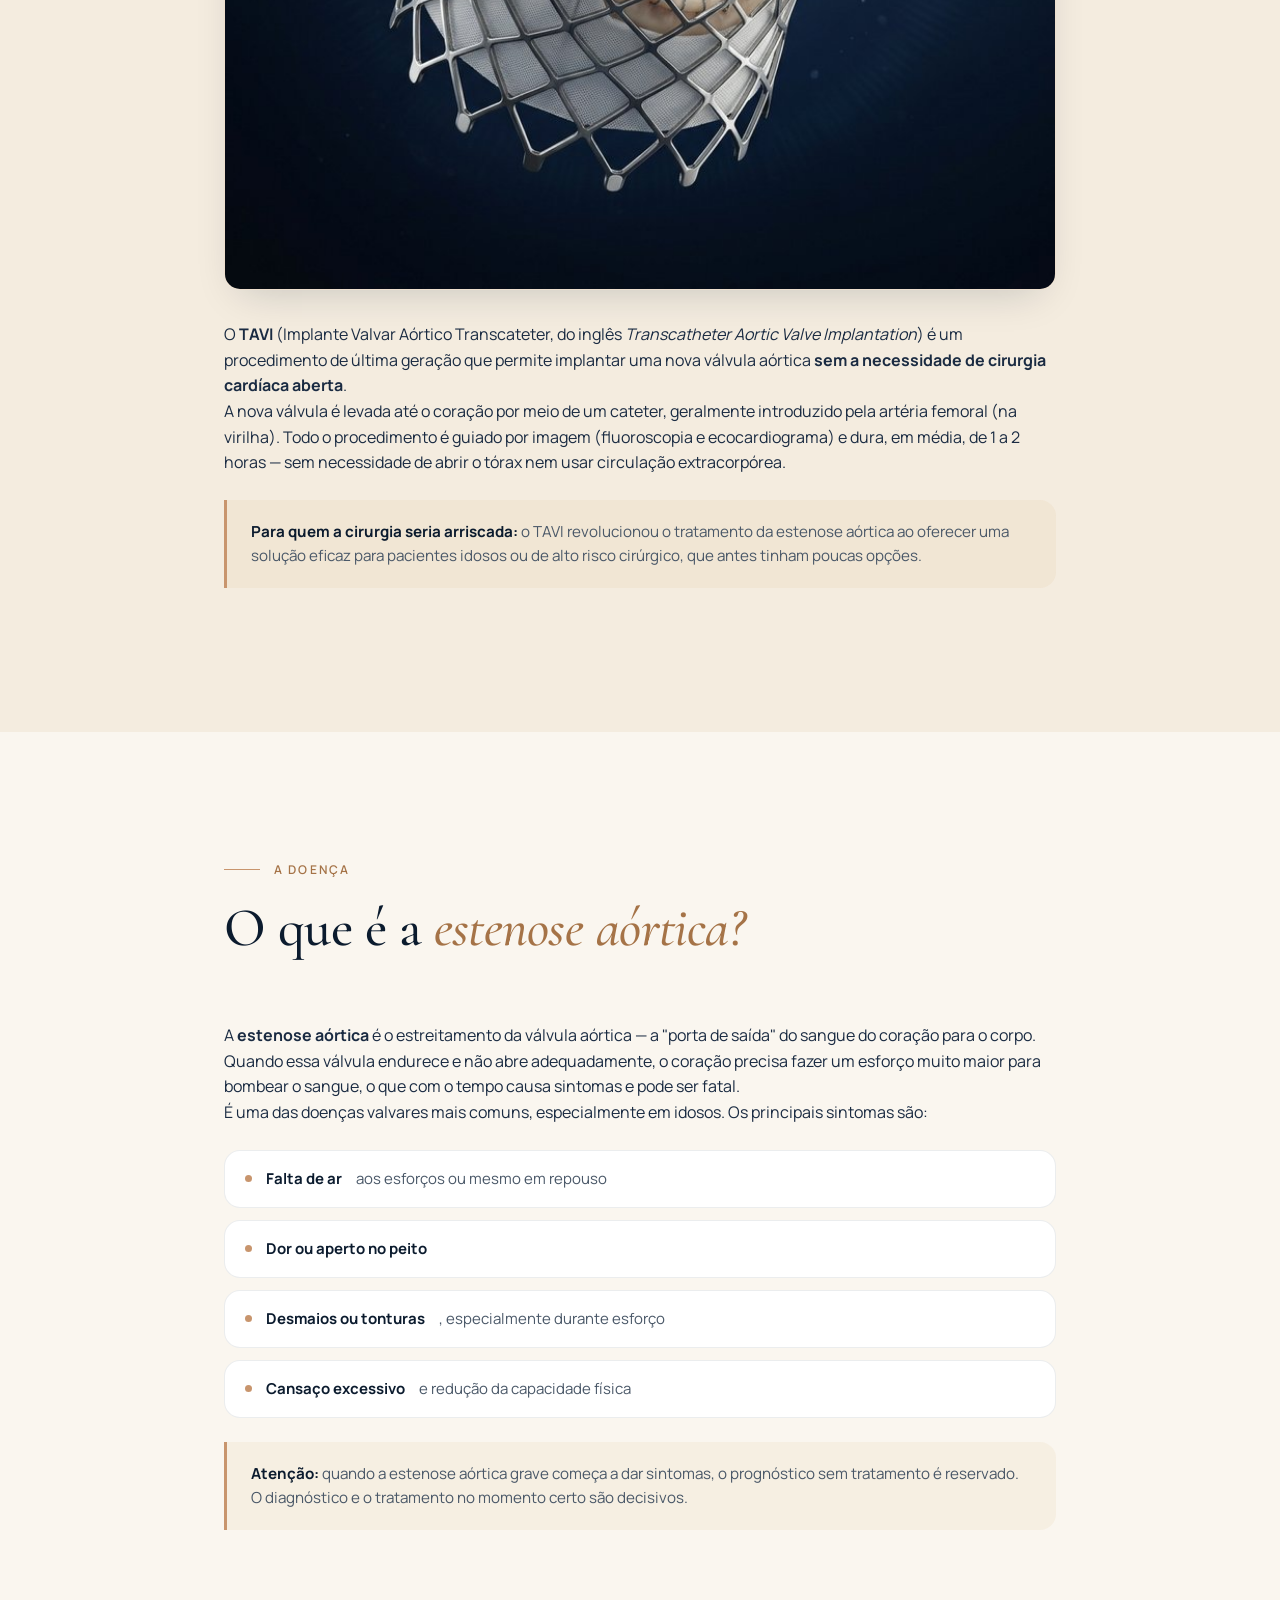
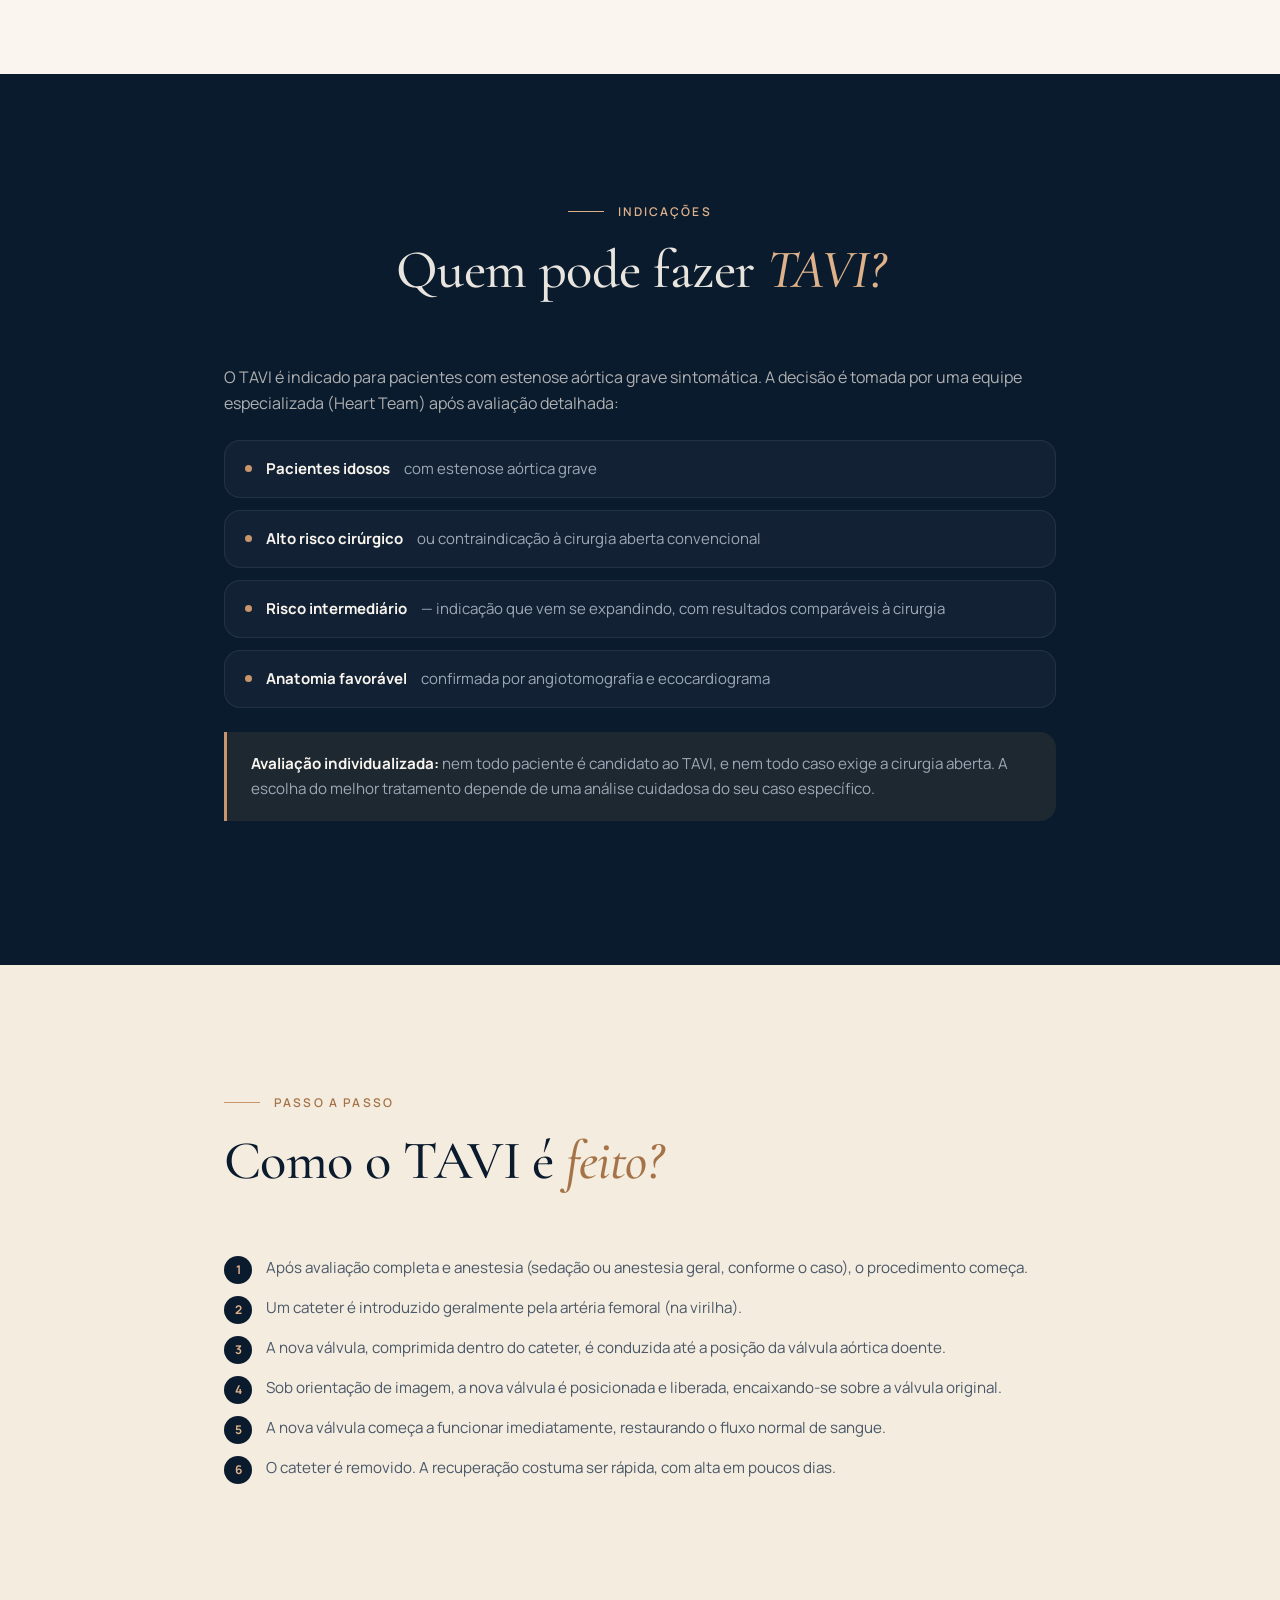
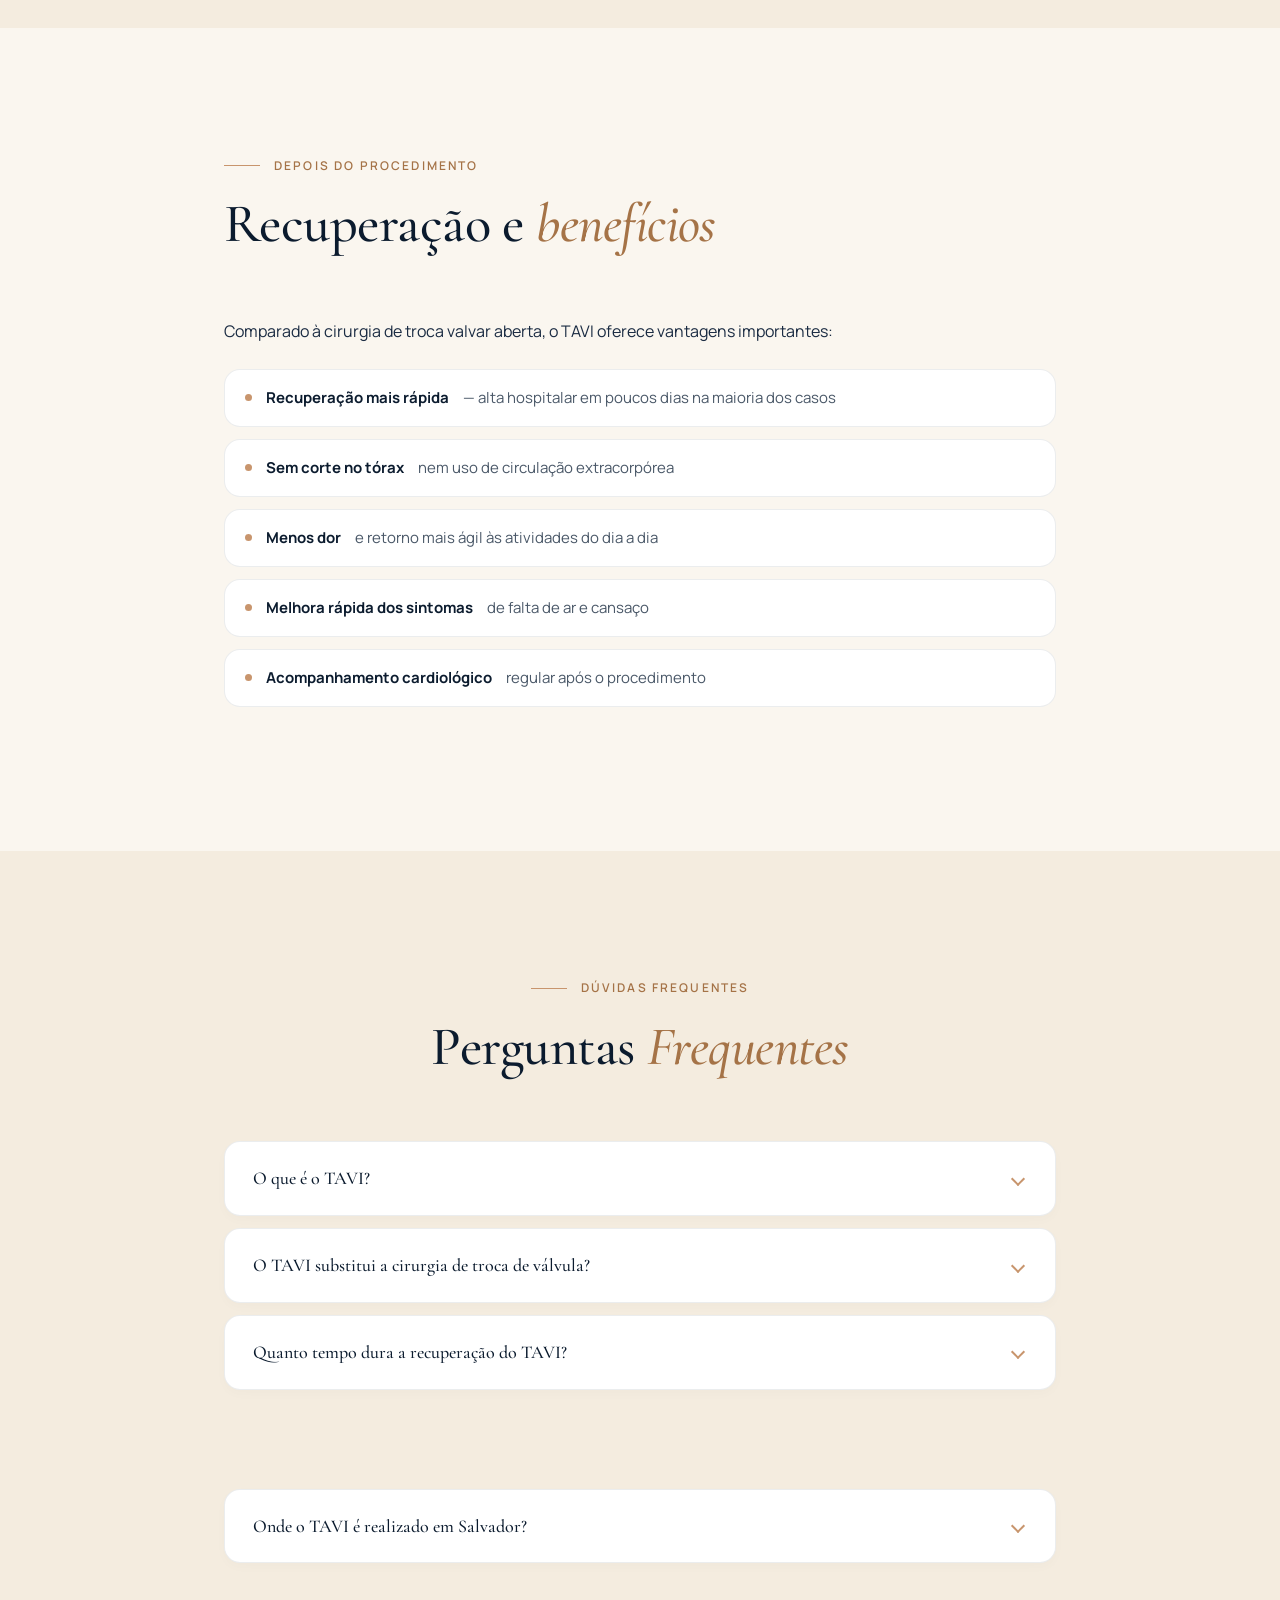
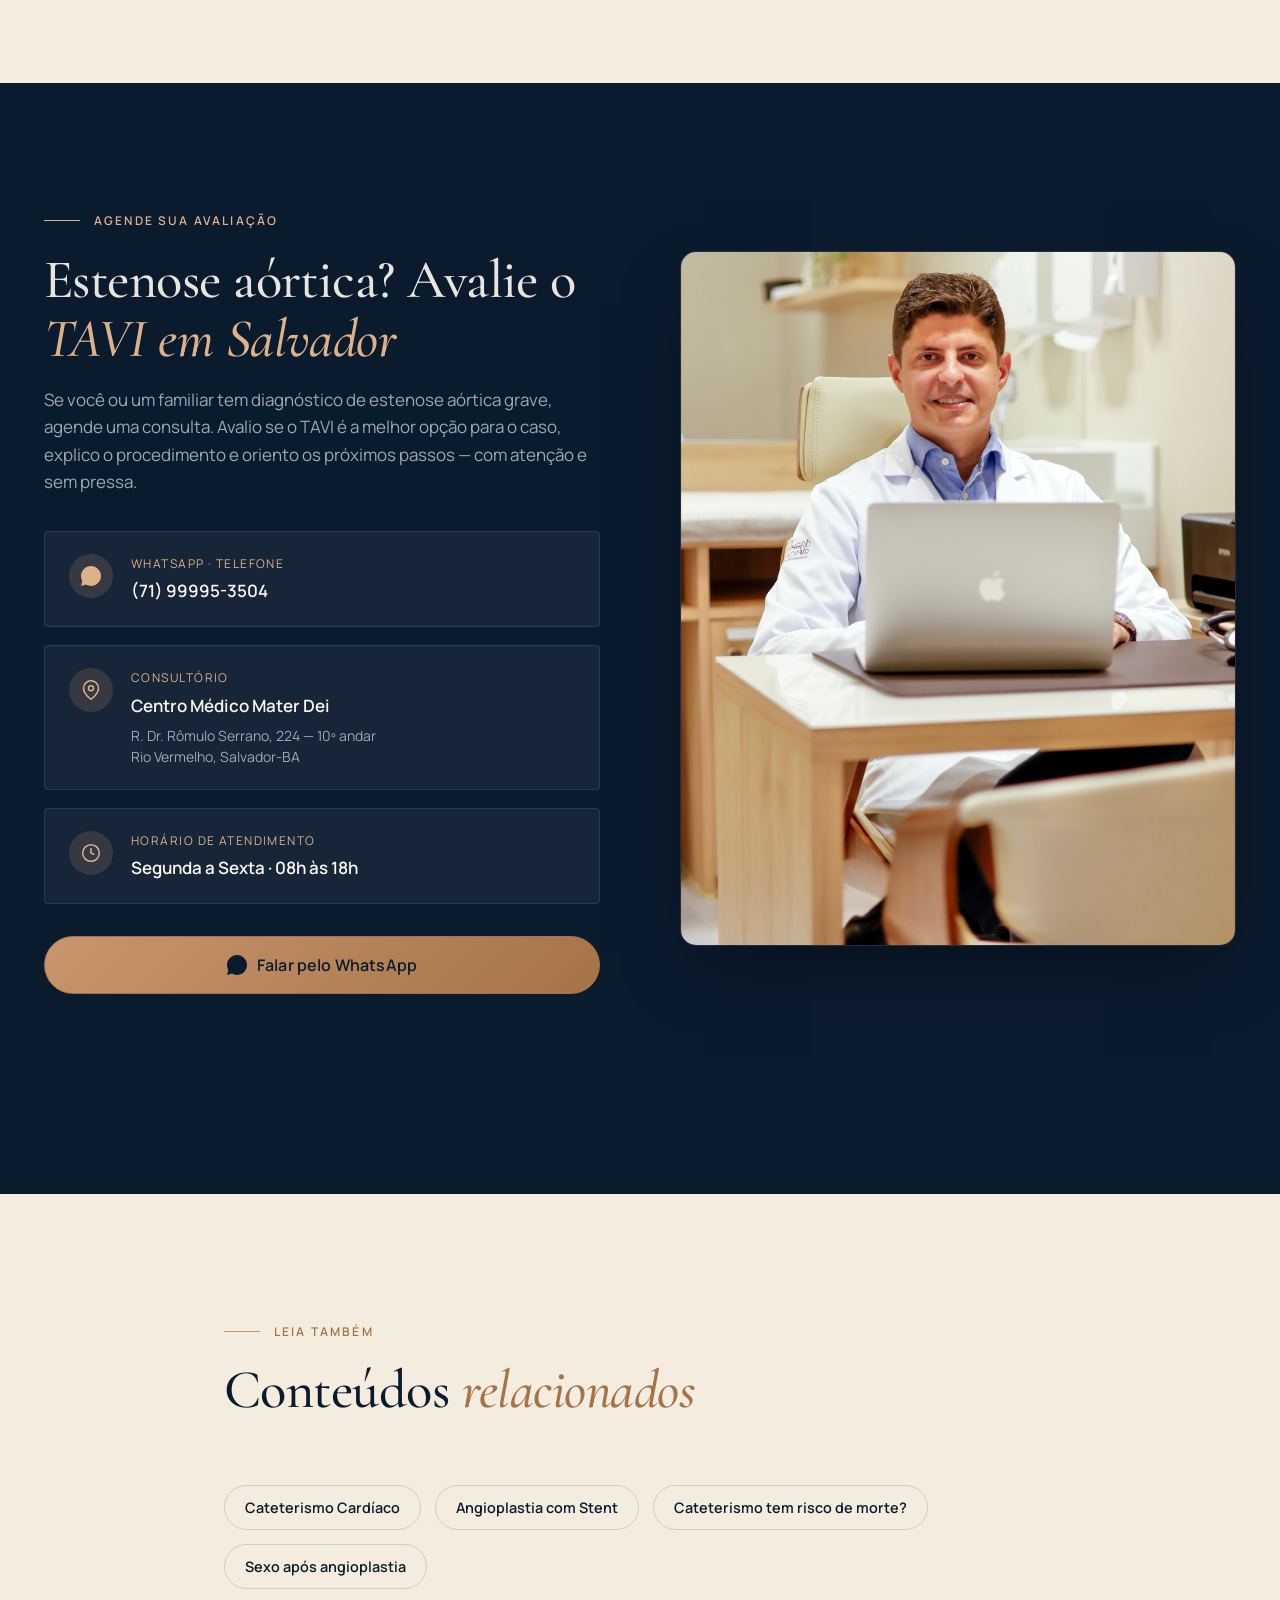
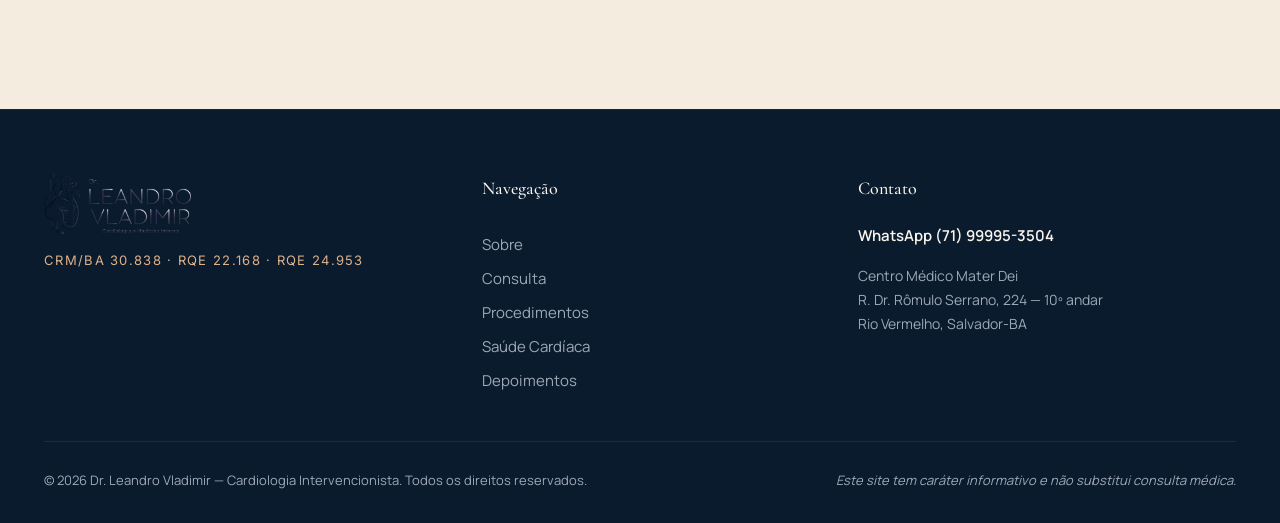
<file: tavi/index.html>
<!DOCTYPE html>
<html lang="pt-BR">
<head>
  <!-- Google Tag Manager -->
  <script>(function(w,d,s,l,i){w[l]=w[l]||[];w[l].push({'gtm.start':
  new Date().getTime(),event:'gtm.js'});var f=d.getElementsByTagName(s)[0],
  j=d.createElement(s),dl=l!='dataLayer'?'&l='+l:'';j.async=true;j.src=
  'https://www.googletagmanager.com/gtm.js?id='+i+dl;f.parentNode.insertBefore(j,f);
  })(window,document,'script','dataLayer','GTM-55W7V7B9');</script>

  <meta charset="UTF-8" />
  <meta name="viewport" content="width=device-width, initial-scale=1.0" />
  <meta name="theme-color" content="#0B1B2E" />

  <title>TAVI em Salvador: Implante de Válvula Aórtica | Dr. Leandro Vladimir</title>
  <meta name="description" content="TAVI em Salvador — implante de válvula aórtica por cateter, sem cirurgia aberta. Indicado para estenose aórtica grave, especialmente em idosos. Cardiologista intervencionista. Agende pelo WhatsApp. CRM/BA 30.838." />
  <meta name="keywords" content="TAVI Salvador, implante valvar aórtico transcateter, válvula aórtica Salvador, estenose aórtica tratamento, troca de válvula sem cirurgia, TAVI Bahia, Dr Leandro Vladimir" />
  <meta name="author" content="Dr. Leandro Vladimir" />
  <meta name="robots" content="index, follow, max-image-preview:large" />
  <link rel="canonical" href="https://leandrovladimir.com.br/tavi/" />
  <meta name="geo.region" content="BR-BA" />
  <meta name="geo.placename" content="Salvador" />

  <meta property="og:type" content="article" />
  <meta property="og:url" content="https://leandrovladimir.com.br/tavi/" />
  <meta property="og:title" content="TAVI em Salvador: Implante de Válvula Aórtica | Dr. Leandro Vladimir" />
  <meta property="og:description" content="Implante de válvula aórtica por cateter (TAVI), sem cirurgia aberta — por cardiologista intervencionista em Salvador." />
  <meta property="og:image" content="https://leandrovladimir.com.br/images/consulta.jpg" />
  <meta property="og:locale" content="pt_BR" />
  <meta property="og:site_name" content="Dr. Leandro Vladimir — Cardiologia Intervencionista" />

  <meta name="twitter:card" content="summary_large_image" />
  <meta name="twitter:title" content="TAVI em Salvador: Implante de Válvula Aórtica | Dr. Leandro Vladimir" />
  <meta name="twitter:description" content="TAVI — troca de válvula aórtica por cateter, sem cirurgia aberta. Cardiologista intervencionista em Salvador." />
  <meta name="twitter:image" content="https://leandrovladimir.com.br/images/consulta.jpg" />

  <link rel="icon" type="image/png" sizes="512x512" href="/images/favicon-512.png" />
  <link rel="icon" type="image/png" sizes="128x128" href="/images/favicon.png" />
  <link rel="apple-touch-icon" sizes="180x180" href="/images/apple-touch-icon.png" />

  <link rel="preconnect" href="https://fonts.googleapis.com" />
  <link rel="preconnect" href="https://fonts.gstatic.com" crossorigin />
  <link href="https://fonts.googleapis.com/css2?family=Cormorant+Garamond:ital,wght@0,400;0,500;0,600;0,700;1,400;1,500&family=Manrope:wght@300;400;500;600;700&family=Inter:wght@400;500;600&display=swap" rel="stylesheet" />

  <link rel="stylesheet" href="/style.css" />

  <script type="application/ld+json">
  {
    "@context": "https://schema.org",
    "@graph": [
      {
        "@type": "MedicalWebPage",
        "name": "TAVI em Salvador: Implante Valvar Aórtico Transcateter",
        "description": "Página informativa sobre o TAVI (implante de válvula aórtica por cateter) realizado por Dr. Leandro Vladimir, cardiologista intervencionista em Salvador: o que é, indicações, como é feito e recuperação.",
        "url": "https://leandrovladimir.com.br/tavi/",
        "inLanguage": "pt-BR",
        "author": {
          "@type": "Physician",
          "name": "Dr. Leandro Vladimir",
          "identifier": "CRM/BA 30.838",
          "url": "https://leandrovladimir.com.br/"
        },
        "about": {
          "@type": "MedicalProcedure",
          "name": "TAVI — Implante Valvar Aórtico Transcateter",
          "procedureType": "https://schema.org/TherapeuticProcedure",
          "bodyLocation": "Válvula aórtica"
        }
      },
      {
        "@type": "BreadcrumbList",
        "itemListElement": [
          { "@type": "ListItem", "position": 1, "name": "Início", "item": "https://leandrovladimir.com.br/" },
          { "@type": "ListItem", "position": 2, "name": "Procedimentos", "item": "https://leandrovladimir.com.br/#procedimentos" },
          { "@type": "ListItem", "position": 3, "name": "TAVI", "item": "https://leandrovladimir.com.br/tavi/" }
        ]
      },
      {
        "@type": "FAQPage",
        "mainEntity": [
          { "@type": "Question", "name": "O que é o TAVI?", "acceptedAnswer": { "@type": "Answer", "text": "TAVI é o implante de uma nova válvula aórtica por meio de um cateter, sem cirurgia cardíaca aberta. É indicado principalmente para pacientes com estenose aórtica grave, especialmente idosos e de alto risco cirúrgico." } },
          { "@type": "Question", "name": "O TAVI substitui a cirurgia de troca de válvula?", "acceptedAnswer": { "@type": "Answer", "text": "Em muitos casos, sim. O TAVI é uma alternativa à cirurgia aberta, especialmente para pacientes idosos ou de alto risco cirúrgico. As indicações têm se expandido também para pacientes de risco intermediário, com resultados comparáveis." } },
          { "@type": "Question", "name": "Quanto tempo dura a recuperação do TAVI?", "acceptedAnswer": { "@type": "Answer", "text": "A recuperação do TAVI é mais rápida que a da cirurgia aberta. Muitos pacientes recebem alta poucos dias após o procedimento e retomam suas atividades em prazo significativamente menor." } },
          { "@type": "Question", "name": "Quem pode fazer TAVI?", "acceptedAnswer": { "@type": "Answer", "text": "O TAVI é indicado para pacientes com estenose aórtica grave sintomática. A elegibilidade é definida por uma equipe (Heart Team) após avaliação clínica e exames de imagem, considerando idade, risco cirúrgico e anatomia." } }
        ]
      }
    ]
  }
  </script>


</head>

<body>
  <noscript><iframe src="https://www.googletagmanager.com/ns.html?id=GTM-55W7V7B9" height="0" width="0" style="display:none;visibility:hidden"></iframe></noscript>

  <!-- HEADER -->
  <header class="header" id="header">
    <div class="container header__inner">
      <a href="https://leandrovladimir.com.br" class="header__brand" aria-label="Dr. Leandro Vladimir — Início">
        <img src="/images/logo-header-dark.png" alt="Logo Dr. Leandro Vladimir" class="header__logo" width="240" height="98" />
      </a>
      <nav class="header__nav" aria-label="Navegação principal">
        <a href="https://leandrovladimir.com.br/#sobre">Sobre</a>
        <a href="https://leandrovladimir.com.br/#consulta">Consulta</a>
        <a href="https://leandrovladimir.com.br/#procedimentos">Procedimentos</a>
        <a href="https://leandrovladimir.com.br/#conteudo">Saúde Cardíaca</a>
        <a href="https://leandrovladimir.com.br/#contato">Contato</a>
      </nav>
      <a href="https://wa.me/5571999953504?text=Ol%C3%A1%2C%20Dr.%20Leandro.%20Tenho%20d%C3%BAvidas%20sobre%20o%20TAVI%20e%20gostaria%20de%20agendar%20uma%20consulta." class="btn btn--primary header__cta" target="_blank" rel="noopener">
        Agendar Consulta
      </a>
      <button class="header__toggle" aria-label="Abrir menu" aria-expanded="false" id="navToggle">
        <span></span><span></span><span></span>
      </button>
    </div>
  </header>

  <!-- HERO -->
  <section class="page-hero">
    <div class="container">
      <div class="breadcrumb">
        <a href="https://leandrovladimir.com.br">Início</a>
        <span>›</span>
        <a href="https://leandrovladimir.com.br/#procedimentos">Procedimentos</a>
        <span>›</span>
        TAVI
      </div>
      <div class="page-hero__eyebrow">
        <span class="eyebrow__line"></span>
        <span>Cardiologia Intervencionista · Salvador</span>
      </div>
      <h1 class="page-hero__title">
        TAVI em Salvador: nova válvula aórtica <em>sem cirurgia aberta</em>
      </h1>
      <p class="page-hero__lede">
        O implante de válvula aórtica por cateter (TAVI) trata a estenose aórtica grave sem abrir o tórax — uma solução de última geração, especialmente para pacientes idosos e de alto risco cirúrgico.
      </p>
      <p class="page-hero__crm">Dr. Leandro Vladimir · CRM/BA 30.838 · RQE 22.168 · RQE 24.953</p>
    </div>
  </section>

  <!-- STATS -->
  <div class="stats-strip">
    <div class="container">
      <div class="stats-strip__grid">
        <div class="stats-strip__item">
          <span class="stats-strip__number">1–2h</span>
          <span class="stats-strip__label">duração média do procedimento, guiado por imagem</span>
        </div>
        <div class="stats-strip__item">
          <span class="stats-strip__number">Sem</span>
          <span class="stats-strip__label">cirurgia aberta do tórax nem circulação extracorpórea</span>
        </div>
        <div class="stats-strip__item">
          <span class="stats-strip__number">Dias</span>
          <span class="stats-strip__label">recuperação muito mais rápida que a cirurgia convencional</span>
        </div>
      </div>
    </div>
  </div>

  <!-- O QUE É -->
  <section class="section section--cream" id="o-que-e">
    <div class="container container--narrow">
      <div class="section__head reveal">
        <span class="eyebrow"><span class="eyebrow__line"></span> Entenda o Procedimento</span>
        <h2 class="section__title">O que é o <em>TAVI?</em></h2>
      </div>
      <div class="reveal" style="display: flex; flex-direction: column; gap: 32px;">
        <div class="editorial-photo" style="max-width: 100%; border-radius: var(--radius-lg); overflow: hidden; border: 1px solid rgba(200, 149, 109, 0.15); box-shadow: 0 16px 40px -16px rgba(11,27,46,0.2);">
          <img src="/images/ilustr-tavi.jpg" alt="Ilustração 3D premium de uma prótese de válvula aórtica transcateter (TAVI)" style="width: 100%; height: auto; display: block;" loading="lazy" />
        </div>
        <div>
          <p>O <strong>TAVI</strong> (Implante Valvar Aórtico Transcateter, do inglês <em>Transcatheter Aortic Valve Implantation</em>) é um procedimento de última geração que permite implantar uma nova válvula aórtica <strong>sem a necessidade de cirurgia cardíaca aberta</strong>.</p>
          <p>A nova válvula é levada até o coração por meio de um cateter, geralmente introduzido pela artéria femoral (na virilha). Todo o procedimento é guiado por imagem (fluoroscopia e ecocardiograma) e dura, em média, de 1 a 2 horas — sem necessidade de abrir o tórax nem usar circulação extracorpórea.</p>
          <div class="alert-box">
            <strong>Para quem a cirurgia seria arriscada:</strong> o TAVI revolucionou o tratamento da estenose aórtica ao oferecer uma solução eficaz para pacientes idosos ou de alto risco cirúrgico, que antes tinham poucas opções.
          </div>
        </div>
      </div>
    </div>
  </section>

  <!-- ESTENOSE AÓRTICA -->
  <section class="section" id="estenose">
    <div class="container container--narrow">
      <div class="section__head reveal">
        <span class="eyebrow"><span class="eyebrow__line"></span> A Doença</span>
        <h2 class="section__title">O que é a <em>estenose aórtica?</em></h2>
      </div>
      <div class="reveal">
        <p>A <strong>estenose aórtica</strong> é o estreitamento da válvula aórtica — a "porta de saída" do sangue do coração para o corpo. Quando essa válvula endurece e não abre adequadamente, o coração precisa fazer um esforço muito maior para bombear o sangue, o que com o tempo causa sintomas e pode ser fatal.</p>
        <p>É uma das doenças valvares mais comuns, especialmente em idosos. Os principais sintomas são:</p>
        <ul class="risk-list">
          <li><strong>Falta de ar</strong> aos esforços ou mesmo em repouso</li>
          <li><strong>Dor ou aperto no peito</strong></li>
          <li><strong>Desmaios ou tonturas</strong>, especialmente durante esforço</li>
          <li><strong>Cansaço excessivo</strong> e redução da capacidade física</li>
        </ul>
        <div class="alert-box">
          <strong>Atenção:</strong> quando a estenose aórtica grave começa a dar sintomas, o prognóstico sem tratamento é reservado. O diagnóstico e o tratamento no momento certo são decisivos.
        </div>
      </div>
    </div>
  </section>

  <!-- INDICAÇÕES -->
  <section class="section section--dark" id="indicacoes">
    <div class="container container--narrow">
      <div class="section__head section__head--center reveal">
        <span class="eyebrow eyebrow--light"><span class="eyebrow__line"></span> Indicações</span>
        <h2 class="section__title section__title--light">Quem pode fazer <em>TAVI?</em></h2>
      </div>
      <div class="reveal">
        <p style="color: rgba(245,240,232,0.7); font-family: 'Manrope', sans-serif; margin-bottom: 20px;">O TAVI é indicado para pacientes com estenose aórtica grave sintomática. A decisão é tomada por uma equipe especializada (Heart Team) após avaliação detalhada:</p>
        <ul class="risk-list">
          <li><strong>Pacientes idosos</strong> com estenose aórtica grave</li>
          <li><strong>Alto risco cirúrgico</strong> ou contraindicação à cirurgia aberta convencional</li>
          <li><strong>Risco intermediário</strong> — indicação que vem se expandindo, com resultados comparáveis à cirurgia</li>
          <li><strong>Anatomia favorável</strong> confirmada por angiotomografia e ecocardiograma</li>
        </ul>
        <div class="alert-box">
          <strong>Avaliação individualizada:</strong> nem todo paciente é candidato ao TAVI, e nem todo caso exige a cirurgia aberta. A escolha do melhor tratamento depende de uma análise cuidadosa do seu caso específico.
        </div>
      </div>
    </div>
  </section>

  <!-- COMO É FEITO -->
  <section class="section section--cream" id="como-e-feito">
    <div class="container container--narrow">
      <div class="section__head reveal">
        <span class="eyebrow"><span class="eyebrow__line"></span> Passo a Passo</span>
        <h2 class="section__title">Como o TAVI é <em>feito?</em></h2>
      </div>
      <div class="reveal">
        <ol class="num-list">
          <li>Após avaliação completa e anestesia (sedação ou anestesia geral, conforme o caso), o procedimento começa.</li>
          <li>Um cateter é introduzido geralmente pela artéria femoral (na virilha).</li>
          <li>A nova válvula, comprimida dentro do cateter, é conduzida até a posição da válvula aórtica doente.</li>
          <li>Sob orientação de imagem, a nova válvula é posicionada e liberada, encaixando-se sobre a válvula original.</li>
          <li>A nova válvula começa a funcionar imediatamente, restaurando o fluxo normal de sangue.</li>
          <li>O cateter é removido. A recuperação costuma ser rápida, com alta em poucos dias.</li>
        </ol>
      </div>
    </div>
  </section>

  <!-- RECUPERAÇÃO -->
  <section class="section" id="recuperacao">
    <div class="container container--narrow">
      <div class="section__head reveal">
        <span class="eyebrow"><span class="eyebrow__line"></span> Depois do Procedimento</span>
        <h2 class="section__title">Recuperação e <em>benefícios</em></h2>
      </div>
      <div class="reveal">
        <p>Comparado à cirurgia de troca valvar aberta, o TAVI oferece vantagens importantes:</p>
        <ul class="risk-list">
          <li><strong>Recuperação mais rápida</strong> — alta hospitalar em poucos dias na maioria dos casos</li>
          <li><strong>Sem corte no tórax</strong> nem uso de circulação extracorpórea</li>
          <li><strong>Menos dor</strong> e retorno mais ágil às atividades do dia a dia</li>
          <li><strong>Melhora rápida dos sintomas</strong> de falta de ar e cansaço</li>
          <li><strong>Acompanhamento cardiológico</strong> regular após o procedimento</li>
        </ul>
      </div>
    </div>
  </section>

  <!-- FAQ -->
  <section class="section section--cream" id="faq">
    <div class="container container--narrow">
      <div class="section__head section__head--center reveal">
        <span class="eyebrow"><span class="eyebrow__line"></span> Dúvidas Frequentes</span>
        <h2 class="section__title">Perguntas <em>Frequentes</em></h2>
      </div>
      <div class="faq">
        <details class="faq__item reveal">
          <summary>O que é o TAVI?</summary>
          <div class="faq__answer">
            <p>TAVI é o implante de uma nova válvula aórtica por meio de um cateter, sem cirurgia cardíaca aberta. É indicado principalmente para pacientes com estenose aórtica grave, especialmente idosos e de alto risco cirúrgico.</p>
          </div>
        </details>
        <details class="faq__item reveal">
          <summary>O TAVI substitui a cirurgia de troca de válvula?</summary>
          <div class="faq__answer">
            <p>Em muitos casos, sim. O TAVI é uma alternativa à cirurgia aberta, especialmente para pacientes idosos ou de alto risco cirúrgico. As indicações têm se expandido também para pacientes de risco intermediário, com resultados comparáveis aos da cirurgia tradicional.</p>
          </div>
        </details>
        <details class="faq__item reveal">
          <summary>Quanto tempo dura a recuperação do TAVI?</summary>
          <div class="faq__answer">
            <p>A recuperação do TAVI é mais rápida que a da cirurgia aberta. Muitos pacientes recebem alta poucos dias após o procedimento e retomam suas atividades em prazo significativamente menor do que após a cirurgia convencional.</p>
          </div>
        </details>
        <details class="faq__item reveal">
          <summary>A válvula do TAVI dura quanto tempo?</summary>
          <div class="faq__answer">
            <p>As válvulas utilizadas no TAVI são biológicas e têm boa durabilidade, com resultados consolidados ao longo dos anos. O acompanhamento cardiológico regular permite monitorar o funcionamento da válvula ao longo do tempo.</p>
          </div>
        </details>
        <details class="faq__item reveal">
          <summary>Onde o TAVI é realizado em Salvador?</summary>
          <div class="faq__answer">
            <p>O TAVI é realizado em hospitais com centro de hemodinâmica estruturado e equipe (Heart Team) capacitada. Na consulta, avalio o seu caso e indico o local mais adequado entre os hospitais de referência em Salvador onde atuo.</p>
          </div>
        </details>
      </div>
    </div>
  </section>

  <!-- CTA / CONTATO -->
  <section class="section section--dark" id="contato">
    <div class="container">
      <div class="contact__grid">
        <div class="contact__info reveal">
          <span class="eyebrow eyebrow--light"><span class="eyebrow__line"></span> Agende sua avaliação</span>
          <h2 class="section__title section__title--light">Estenose aórtica? Avalie o <em>TAVI em Salvador</em></h2>
          <p class="contact__lede">Se você ou um familiar tem diagnóstico de estenose aórtica grave, agende uma consulta. Avalio se o TAVI é a melhor opção para o caso, explico o procedimento e oriento os próximos passos — com atenção e sem pressa.</p>

          <div class="contact__items">
            <a href="https://wa.me/5571999953504?text=Ol%C3%A1%2C%20Dr.%20Leandro.%20Tenho%20d%C3%BAvidas%20sobre%20o%20TAVI%20e%20gostaria%20de%20agendar%20uma%20consulta." class="contact__item" target="_blank" rel="noopener">
              <div class="contact__icon">
                <svg viewBox="0 0 24 24" fill="currentColor"><path d="M17.5 14.4c-.3-.2-1.8-.9-2-1-.3-.1-.5-.1-.7.1-.2.3-.7 1-.9 1.2-.2.2-.3.2-.6.1-1.5-.7-2.4-1.3-3.4-3-.3-.5.3-.4.7-1.4.1-.2 0-.4 0-.5-.1-.1-.7-1.6-.9-2.2-.2-.6-.5-.5-.7-.5h-.6c-.2 0-.5.1-.8.4-.3.3-1 1-1 2.4 0 1.4 1 2.8 1.2 3 .2.2 2.1 3.2 5 4.5.7.3 1.3.5 1.7.6.7.2 1.4.2 1.9.1.6-.1 1.8-.7 2-1.5.2-.7.2-1.4.2-1.5-.1-.2-.3-.2-.6-.4zM12 0C5.4 0 0 5.4 0 12c0 2.1.5 4.1 1.5 5.9L0 24l6.3-1.7C8 23.5 10 24 12 24c6.6 0 12-5.4 12-12S18.6 0 12 0z"/></svg>
              </div>
              <div>
                <small>WhatsApp · Telefone</small>
                <strong>(71) 99995-3504</strong>
              </div>
            </a>
            <div class="contact__item">
              <div class="contact__icon">
                <svg viewBox="0 0 24 24" fill="none" stroke="currentColor" stroke-width="1.8"><path d="M21 10c0 7-9 13-9 13s-9-6-9-13a9 9 0 0118 0z"/><circle cx="12" cy="10" r="3"/></svg>
              </div>
              <div>
                <small>Consultório</small>
                <strong>Centro Médico Mater Dei</strong>
                <span>R. Dr. Rômulo Serrano, 224 — 10º andar<br/>Rio Vermelho, Salvador-BA</span>
              </div>
            </div>
            <div class="contact__item">
              <div class="contact__icon">
                <svg viewBox="0 0 24 24" fill="none" stroke="currentColor" stroke-width="1.8"><circle cx="12" cy="12" r="10"/><path d="M12 6v6l4 2"/></svg>
              </div>
              <div>
                <small>Horário de atendimento</small>
                <strong>Segunda a Sexta · 08h às 18h</strong>
              </div>
            </div>
          </div>

          <a href="https://wa.me/5571999953504?text=Ol%C3%A1%2C%20Dr.%20Leandro.%20Tenho%20d%C3%BAvidas%20sobre%20o%20TAVI%20e%20gostaria%20de%20agendar%20uma%20consulta." class="btn btn--copper btn--large btn--full" target="_blank" rel="noopener">
            <svg xmlns="http://www.w3.org/2000/svg" width="20" height="20" viewBox="0 0 24 24" fill="currentColor"><path d="M17.5 14.4c-.3-.2-1.8-.9-2-1-.3-.1-.5-.1-.7.1-.2.3-.7 1-.9 1.2-.2.2-.3.2-.6.1-1.5-.7-2.4-1.3-3.4-3-.3-.5.3-.4.7-1.4.1-.2 0-.4 0-.5-.1-.1-.7-1.6-.9-2.2-.2-.6-.5-.5-.7-.5h-.6c-.2 0-.5.1-.8.4-.3.3-1 1-1 2.4 0 1.4 1 2.8 1.2 3 .2.2 2.1 3.2 5 4.5.7.3 1.3.5 1.7.6.7.2 1.4.2 1.9.1.6-.1 1.8-.7 2-1.5.2-.7.2-1.4.2-1.5-.1-.2-.3-.2-.6-.4zM12 0C5.4 0 0 5.4 0 12c0 2.1.5 4.1 1.5 5.9L0 24l6.3-1.7C8 23.5 10 24 12 24c6.6 0 12-5.4 12-12S18.6 0 12 0z"/></svg>
            Falar pelo WhatsApp
          </a>
        </div>

        <div class="contact__photo reveal" data-delay="200">
          <img src="/images/consulta.jpg" alt="Dr. Leandro Vladimir, cardiologista intervencionista em Salvador" width="600" height="900" loading="lazy" />
        </div>
      </div>
    </div>
  </section>

  <!-- RELACIONADOS -->
  <section class="section section--cream" id="relacionados">
    <div class="container container--narrow">
      <div class="section__head reveal">
        <span class="eyebrow"><span class="eyebrow__line"></span> Leia também</span>
        <h2 class="section__title">Conteúdos <em>relacionados</em></h2>
      </div>
      <div class="related-links reveal">
        <a href="/cateterismo-cardiaco/">Cateterismo Cardíaco</a>
        <a href="/angioplastia/">Angioplastia com Stent</a>
        <a href="/cateterismo-risco-de-morte/">Cateterismo tem risco de morte?</a>
        <a href="/sexo-apos-angioplastia/">Sexo após angioplastia</a>
      </div>
    </div>
  </section>

  <!-- FOOTER -->
  <footer class="footer">
    <div class="container">
      <div class="footer__grid">
        <div class="footer__brand">
          <img src="/images/logo-footer.png" alt="Logo Dr. Leandro Vladimir" width="240" height="98" />
          <p class="footer__crm">CRM/BA 30.838 · RQE 22.168 · RQE 24.953</p>
        </div>
        <nav class="footer__nav" aria-label="Navegação do rodapé">
          <h4>Navegação</h4>
          <a href="https://leandrovladimir.com.br/#sobre">Sobre</a>
          <a href="https://leandrovladimir.com.br/#consulta">Consulta</a>
          <a href="https://leandrovladimir.com.br/#procedimentos">Procedimentos</a>
          <a href="https://leandrovladimir.com.br/#conteudo">Saúde Cardíaca</a>
          <a href="https://leandrovladimir.com.br/#depoimentos">Depoimentos</a>
        </nav>
        <div class="footer__contact">
          <h4>Contato</h4>
          <a href="https://wa.me/5571999953504" target="_blank" rel="noopener">WhatsApp (71) 99995-3504</a>
          <p>Centro Médico Mater Dei<br/>R. Dr. Rômulo Serrano, 224 — 10º andar<br/>Rio Vermelho, Salvador-BA</p>
        </div>
      </div>
      <div class="footer__bottom">
        <p>© <span id="year"></span> Dr. Leandro Vladimir — Cardiologia Intervencionista. Todos os direitos reservados.</p>
        <p class="footer__disclaimer">Este site tem caráter informativo e não substitui consulta médica.</p>
      </div>
    </div>
  </footer>

  <!-- FLOATING WHATSAPP -->
  <a href="https://wa.me/5571999953504?text=Ol%C3%A1%2C%20Dr.%20Leandro.%20Tenho%20d%C3%BAvidas%20sobre%20o%20TAVI." class="wa-float" aria-label="Falar no WhatsApp" target="_blank" rel="noopener">
    <svg viewBox="0 0 24 24" fill="currentColor" aria-hidden="true"><path d="M17.5 14.4c-.3-.2-1.8-.9-2-1-.3-.1-.5-.1-.7.1-.2.3-.7 1-.9 1.2-.2.2-.3.2-.6.1-1.5-.7-2.4-1.3-3.4-3-.3-.5.3-.4.7-1.4.1-.2 0-.4 0-.5-.1-.1-.7-1.6-.9-2.2-.2-.6-.5-.5-.7-.5h-.6c-.2 0-.5.1-.8.4-.3.3-1 1-1 2.4 0 1.4 1 2.8 1.2 3 .2.2 2.1 3.2 5 4.5.7.3 1.3.5 1.7.6.7.2 1.4.2 1.9.1.6-.1 1.8-.7 2-1.5.2-.7.2-1.4.2-1.5-.1-.2-.3-.2-.6-.4zM12 0C5.4 0 0 5.4 0 12c0 2.1.5 4.1 1.5 5.9L0 24l6.3-1.7C8 23.5 10 24 12 24c6.6 0 12-5.4 12-12S18.6 0 12 0z"/></svg>
  </a>

  <script src="/script.js" defer></script>
  <script>document.getElementById('year').textContent = new Date().getFullYear();</script>
</body>
</html>
</file>
<file: style.css>
/* ============================================================
   DR. LEANDRO VLADIMIR — CARDIOLOGIA INTERVENCIONISTA
   Refined editorial-medical aesthetic
   Palette: deep navy + copper/bronze + warm cream
   ============================================================ */

:root {
  /* Colors */
  --navy-900: #0B1B2E;
  --navy-800: #0F2238;
  --navy-700: #162F4A;
  --navy-600: #1F3D5C;
  --navy-100: #E8EEF5;
  --copper: #C8956D;
  --copper-light: #DDB18A;
  --copper-dark: #A57347;
  --gold: #D4A574;
  --cream: #FAF6EF;
  --cream-warm: #F4ECDF;
  --cream-dark: #E8DCC5;
  --text-dark: #1A2B42;
  --text-mid: #4A5868;
  --text-soft: #6B7A8C;
  --text-light: #E8E4DE;
  --text-light-dim: #9DA8B7;
  --white: #FFFFFF;
  --hairline: rgba(11, 27, 46, 0.08);
  --hairline-light: rgba(232, 228, 222, 0.12);

  /* Type */
  --font-display: 'Cormorant Garamond', 'Times New Roman', serif;
  --font-sans: 'Manrope', -apple-system, BlinkMacSystemFont, system-ui, sans-serif;
  --font-mono: 'Inter', system-ui, sans-serif;

  /* Spacing */
  --container: 1240px;
  --container-narrow: 880px;
  --radius: 4px;
  --radius-lg: 16px;
  --radius-full: 999px;

  /* Easing */
  --ease: cubic-bezier(0.22, 1, 0.36, 1);
  --ease-out: cubic-bezier(0.16, 1, 0.3, 1);
}

/* ============ RESET ============ */
*, *::before, *::after { box-sizing: border-box; margin: 0; padding: 0; }
html { scroll-behavior: smooth; -webkit-text-size-adjust: 100%; }
body {
  font-family: var(--font-sans);
  font-weight: 400;
  font-size: 16px;
  line-height: 1.6;
  color: var(--text-dark);
  background: var(--cream);
  -webkit-font-smoothing: antialiased;
  -moz-osx-font-smoothing: grayscale;
  overflow-x: hidden;
}
img { max-width: 100%; height: auto; display: block; }
a { color: inherit; text-decoration: none; }
button { font: inherit; cursor: pointer; border: none; background: none; }
ul { list-style: none; }

/* Selection */
::selection { background: var(--copper); color: var(--navy-900); }

/* ============ LAYOUT ============ */
.container {
  width: 100%;
  max-width: var(--container);
  margin: 0 auto;
  padding: 0 24px;
}
.container--narrow { max-width: var(--container-narrow); }

.section {
  padding: 120px 0;
  position: relative;
  overflow: hidden;
}
.section--cream { background: var(--cream-warm); }
.section--dark {
  background: var(--navy-900);
  color: var(--text-light);
}
.section--dark .section__title { color: var(--text-light); }

@media (max-width: 768px) {
  .section { padding: 80px 0; }
}

/* ============ TYPOGRAPHY ============ */
.section__head { margin-bottom: 64px; }
.section__head--center { text-align: center; max-width: 720px; margin-left: auto; margin-right: auto; margin-bottom: 64px; }

.eyebrow {
  display: inline-flex;
  align-items: center;
  gap: 14px;
  font-family: var(--font-sans);
  font-size: 12px;
  font-weight: 600;
  letter-spacing: 0.18em;
  text-transform: uppercase;
  color: var(--copper-dark);
  margin-bottom: 20px;
}
.eyebrow__line {
  display: inline-block;
  width: 36px;
  height: 1px;
  background: var(--copper);
}
.eyebrow--light { color: var(--copper-light); }
.eyebrow--light .eyebrow__line { background: var(--copper-light); }

.section__head--center .eyebrow { justify-content: center; }

.section__title {
  font-family: var(--font-display);
  font-weight: 500;
  font-size: clamp(2rem, 4.5vw, 3.4rem);
  line-height: 1.1;
  color: var(--navy-900);
  letter-spacing: -0.01em;
}
.section__title em {
  font-style: italic;
  font-weight: 500;
  color: var(--copper-dark);
  position: relative;
}
.section__title--light { color: var(--text-light); }
.section__title--light em { color: var(--copper-light); }

.section__lede {
  font-size: 1.0625rem;
  line-height: 1.7;
  color: var(--text-mid);
  margin-top: 18px;
  max-width: 580px;
}
.section__head--center .section__lede { margin-left: auto; margin-right: auto; }
.section__lede--light { color: var(--text-light-dim); }

.section__cta {
  margin-top: 72px;
  text-align: center;
}

/* ============ BUTTONS ============ */
.btn {
  display: inline-flex;
  align-items: center;
  justify-content: center;
  gap: 10px;
  padding: 14px 28px;
  font-family: var(--font-sans);
  font-weight: 600;
  font-size: 0.9375rem;
  letter-spacing: 0.01em;
  border-radius: var(--radius-full);
  transition: all 0.3s var(--ease);
  cursor: pointer;
  white-space: nowrap;
  line-height: 1;
}
.btn--primary {
  background: var(--navy-900);
  color: var(--cream);
  border: 1px solid var(--navy-900);
}
.btn--primary:hover {
  background: var(--navy-700);
  transform: translateY(-2px);
  box-shadow: 0 18px 32px -16px rgba(11, 27, 46, 0.5);
}
.btn--copper {
  background: linear-gradient(135deg, var(--copper) 0%, var(--copper-dark) 100%);
  color: var(--navy-900);
  border: 1px solid var(--copper-dark);
}
.btn--copper:hover {
  transform: translateY(-2px);
  box-shadow: 0 18px 32px -16px rgba(200, 149, 109, 0.55);
}
.btn--ghost {
  background: transparent;
  color: var(--text-dark);
  border: 1px solid rgba(11, 27, 46, 0.18);
}
.btn--ghost:hover {
  background: var(--navy-900);
  color: var(--cream);
  border-color: var(--navy-900);
}
.btn--large { padding: 18px 38px; font-size: 1rem; }
.btn--full { width: 100%; }

/* ============ HEADER ============ */
@keyframes header-shrink {
  to {
    background: rgba(250, 246, 239, 0.92);
    border-bottom: 1px solid rgba(197, 155, 85, 0.15);
    box-shadow: 0 10px 30px -10px rgba(11, 27, 46, 0.08);
  }
}
@keyframes header-inner-shrink {
  to {
    height: 60px;
  }
}
@keyframes header-logo-shrink {
  to {
    height: 38px;
  }
}

.header {
  position: fixed;
  top: 0; left: 0; right: 0;
  z-index: 100;
  background: rgba(250, 246, 239, 0.82);
  backdrop-filter: blur(16px) saturate(180%);
  -webkit-backdrop-filter: blur(16px) saturate(180%);
  border-bottom: 1px solid transparent;
  transition: background 0.3s var(--ease), border-color 0.3s var(--ease), box-shadow 0.3s var(--ease);
}
@supports ((animation-timeline: scroll()) and (animation-range: 0% 100%)) {
  .header {
    animation: header-shrink auto linear both;
    animation-timeline: scroll(block root);
    animation-range: 0px 80px;
  }
}
.header.is-scrolled {
  background: rgba(250, 246, 239, 0.92);
  border-bottom: 1px solid rgba(197, 155, 85, 0.15);
  box-shadow: 0 10px 30px -10px rgba(11, 27, 46, 0.08);
}
.header__inner {
  display: flex;
  align-items: center;
  justify-content: space-between;
  height: 84px;
  gap: 32px;
  transition: height 0.3s var(--ease);
}
@supports ((animation-timeline: scroll()) and (animation-range: 0% 100%)) {
  .header__inner {
    animation: header-inner-shrink auto linear both;
    animation-timeline: scroll(block root);
    animation-range: 0px 80px;
  }
}
.header.is-scrolled .header__inner {
  height: 60px;
}
.header__brand { display: flex; align-items: center; flex-shrink: 0; }
.header__logo {
  display: block;
  height: 48px;
  width: auto;
  transition: all 0.3s var(--ease);
}
@supports ((animation-timeline: scroll()) and (animation-range: 0% 100%)) {
  .header__logo {
    animation: header-logo-shrink auto linear both;
    animation-timeline: scroll(block root);
    animation-range: 0px 80px;
  }
}
.header.is-scrolled .header__logo {
  height: 38px;
}
.header__nav {
  display: flex;
  gap: 32px;
  margin-left: auto;
  margin-right: 24px;
}
.header__nav a {
  font-size: 0.875rem;
  font-weight: 500;
  color: var(--text-dark);
  position: relative;
  padding: 6px 0;
  transition: color 0.3s var(--ease);
}
.header__nav a::after {
  content: '';
  position: absolute;
  left: 0; bottom: 0;
  width: 0; height: 1px;
  background: var(--copper);
  transition: width 0.3s var(--ease);
}
.header__nav a:hover { color: var(--copper-dark); }
.header__nav a:hover::after { width: 100%; }
.header__cta { padding: 11px 22px; font-size: 0.875rem; }
.header__toggle { display: none; }

@media (max-width: 1100px) {
  .header__nav { display: none; }
  .header__toggle {
    display: flex;
    flex-direction: column;
    gap: 5px;
    width: 32px; height: 32px;
    align-items: center;
    justify-content: center;
  }
  .header__toggle span {
    width: 22px; height: 2px;
    background: var(--navy-900);
    border-radius: 2px;
    transition: all 0.3s var(--ease);
  }
  .header__nav.is-open {
    display: flex;
    position: absolute;
    top: 80px; left: 0; right: 0;
    flex-direction: column;
    background: var(--cream);
    padding: 28px 24px;
    gap: 20px;
    border-bottom: 1px solid var(--hairline);
    box-shadow: 0 20px 30px -20px rgba(0,0,0,0.15);
  }
}
@media (max-width: 600px) {
  .header__cta { display: none; }
}

/* ============ HERO ============ */
.hero {
  position: relative;
  min-height: 100vh;
  padding: 140px 0 100px;
  background: var(--navy-900);
  color: var(--text-light);
  overflow: hidden;
  display: flex;
  align-items: center;
}
.hero__bg {
  position: absolute;
  inset: 0;
  pointer-events: none;
}
.hero__grid {
  position: absolute;
  inset: 0;
  background-image:
    linear-gradient(rgba(232, 228, 222, 0.03) 1px, transparent 1px),
    linear-gradient(90deg, rgba(232, 228, 222, 0.03) 1px, transparent 1px);
  background-size: 60px 60px;
  mask-image: radial-gradient(ellipse at center, black 30%, transparent 75%);
  -webkit-mask-image: radial-gradient(ellipse at center, black 30%, transparent 75%);
}
@keyframes ambient-glow {
  0%, 100% {
    transform: translate(0, 0) scale(1);
    opacity: 0.8;
  }
  50% {
    transform: translate(-8%, 5%) scale(1.1);
    opacity: 0.6;
  }
}
.hero__glow {
  position: absolute;
  top: 20%; right: -20%;
  width: 800px; height: 800px;
  background: radial-gradient(circle, rgba(200, 149, 109, 0.16) 0%, transparent 60%);
  filter: blur(80px);
  animation: ambient-glow 15s ease-in-out infinite alternate;
  pointer-events: none;
}
.hero__inner {
  display: grid;
  grid-template-columns: 1.1fr 1fr;
  gap: 80px;
  align-items: center;
  position: relative;
  z-index: 2;
}
.hero__eyebrow {
  display: inline-flex;
  align-items: center;
  gap: 14px;
  font-family: var(--font-mono);
  font-size: 0.75rem;
  font-weight: 500;
  letter-spacing: 0.2em;
  color: var(--copper-light);
  margin-bottom: 32px;
}
.hero__title {
  font-family: var(--font-display);
  font-weight: 500;
  font-size: clamp(3rem, 7vw, 5.5rem);
  line-height: 0.95;
  letter-spacing: -0.02em;
  margin-bottom: 24px;
  color: var(--cream);
}
.hero__title-1 { display: block; }
.hero__title-2 {
  display: block;
  font-style: italic;
  color: var(--copper-light);
  background: linear-gradient(135deg, var(--copper-light) 0%, var(--copper) 100%);
  -webkit-background-clip: text;
  background-clip: text;
  -webkit-text-fill-color: transparent;
}
.hero__subtitle {
  font-family: var(--font-display);
  font-style: italic;
  font-size: 1.375rem;
  color: var(--text-light-dim);
  margin-bottom: 24px;
}
.hero__lede {
  font-size: 1.0625rem;
  line-height: 1.7;
  color: var(--text-light-dim);
  max-width: 540px;
  margin-bottom: 40px;
}
.hero__actions {
  display: flex;
  gap: 16px;
  margin-bottom: 56px;
  flex-wrap: wrap;
}
.hero .btn--primary {
  background: var(--copper);
  color: var(--navy-900);
  border-color: var(--copper);
}
.hero .btn--primary:hover {
  background: var(--copper-light);
  border-color: var(--copper-light);
  box-shadow: 0 18px 32px -16px rgba(200, 149, 109, 0.55);
}
.hero .btn--ghost {
  color: var(--text-light);
  border-color: rgba(232, 228, 222, 0.25);
}
.hero .btn--ghost:hover {
  background: var(--cream);
  color: var(--navy-900);
  border-color: var(--cream);
}
.hero__stats {
  display: grid;
  grid-template-columns: repeat(3, 1fr);
  gap: 28px;
  padding-top: 36px;
  border-top: 1px solid var(--hairline-light);
}
.hero__stats li {
  display: flex;
  gap: 14px;
  align-items: flex-start;
  transition: transform 0.3s var(--ease);
}
.hero__stats li:hover {
  transform: translateY(-2px);
}
.stat__icon {
  flex-shrink: 0;
  width: 40px; height: 40px;
  border-radius: 50%;
  background: rgba(200, 149, 109, 0.12);
  color: var(--copper-light);
  display: flex;
  align-items: center;
  justify-content: center;
  border: 1px solid rgba(200, 149, 109, 0.2);
  transition: all 0.3s var(--ease);
}
.hero__stats li:hover .stat__icon {
  background: var(--copper);
  color: var(--navy-900);
  border-color: var(--copper);
  box-shadow: 0 0 16px rgba(200, 149, 109, 0.4);
}
.hero__stats strong {
  display: block;
  font-weight: 600;
  font-size: 0.9375rem;
  color: var(--cream);
  margin-bottom: 2px;
  line-height: 1.3;
}
.hero__stats small {
  font-size: 0.75rem;
  color: var(--text-light-dim);
  letter-spacing: 0.01em;
}

.hero__visual {
  position: relative;
  padding: 0;
}
.hero__visual::before {
  content: '';
  position: absolute;
  inset: 20px -20px -20px 20px;
  border: 1px solid rgba(200, 149, 109, 0.3);
  border-radius: var(--radius-lg);
  pointer-events: none;
  z-index: 0;
  transition: transform 0.5s var(--ease), border-color 0.5s var(--ease);
}
.hero__visual:hover::before {
  transform: translate(-6px, 6px);
  border-color: var(--copper);
}
.hero__photo {
  position: relative;
  z-index: 1;
  border-radius: var(--radius-lg);
  overflow: hidden;
  aspect-ratio: 3 / 4;
  background: var(--navy-700);
  box-shadow:
    0 30px 80px -20px rgba(0, 0, 0, 0.5),
    0 0 0 1px rgba(200, 149, 109, 0.15);
  transition: transform 0.5s var(--ease), box-shadow 0.5s var(--ease);
}
.hero__visual:hover .hero__photo {
  transform: translateY(-4px);
  box-shadow:
    0 40px 90px -25px rgba(0, 0, 0, 0.65),
    0 0 0 1px rgba(200, 149, 109, 0.25);
}
.hero__photo::before {
  content: '';
  position: absolute;
  inset: 0;
  background: linear-gradient(180deg, transparent 50%, rgba(11, 27, 46, 0.45) 100%);
  z-index: 2;
  pointer-events: none;
}
.hero__photo img {
  width: 100%; height: 100%;
  object-fit: cover;
  object-position: center 20%;
  transition: transform 0.6s var(--ease);
}
.hero__visual:hover .hero__photo img {
  transform: scale(1.04);
}
.hero__badge {
  position: absolute;
  bottom: 24px; right: 24px;
  background: rgba(11, 27, 46, 0.65);
  backdrop-filter: blur(12px);
  -webkit-backdrop-filter: blur(12px);
  border: 1px solid rgba(200, 149, 109, 0.3);
  padding: 14px 22px;
  border-radius: var(--radius-lg);
  z-index: 3;
  transition: all 0.3s var(--ease);
}
.hero__badge:hover {
  transform: translateY(-4px);
  border-color: var(--copper);
  box-shadow: 0 10px 24px -10px rgba(11, 27, 46, 0.4);
}
.hero__badge span {
  display: block;
  font-size: 0.6875rem;
  letter-spacing: 0.2em;
  text-transform: uppercase;
  color: var(--copper-light);
  margin-bottom: 2px;
}
.hero__badge strong {
  font-family: var(--font-display);
  font-style: italic;
  font-size: 1.25rem;
  color: var(--cream);
}

.hero__pulse {
  position: absolute;
  bottom: 0; left: 0; right: 0;
  height: 60px;
  color: var(--copper);
  opacity: 0.4;
  pointer-events: none;
}
.hero__pulse svg { width: 100%; height: 100%; }

@media (max-width: 960px) {
  .hero { padding: 120px 0 80px; min-height: auto; }
  .hero__inner { grid-template-columns: 1fr; gap: 60px; }
  .hero__visual { max-width: 420px; margin: 0 auto; }
  .hero__stats { grid-template-columns: 1fr; gap: 20px; }
}

/* ============ ABOUT ============ */
.about__grid {
  display: grid;
  grid-template-columns: 1fr 1.2fr;
  gap: 80px;
  align-items: center;
}
.about__photo {
  position: relative;
  aspect-ratio: 3 / 4;
}
.about__photo::before {
  content: '';
  position: absolute;
  inset: 20px -20px -20px 20px;
  border: 1px solid rgba(200, 149, 109, 0.3);
  border-radius: var(--radius-lg);
  pointer-events: none;
  z-index: 0;
  transition: transform 0.5s var(--ease), border-color 0.5s var(--ease);
}
.about__photo:hover::before {
  transform: translate(-6px, 6px);
  border-color: var(--copper);
}
.about__photo img {
  position: relative;
  z-index: 1;
  width: 100%; height: 100%;
  object-fit: cover;
  border-radius: var(--radius-lg);
  box-shadow: 0 30px 70px -25px rgba(11, 27, 46, 0.35);
  transition: transform 0.5s var(--ease);
}
.about__photo:hover img {
  transform: scale(1.02);
}
.about__quote {
  position: absolute;
  bottom: 20px; left: 20px; right: 20px;
  background: rgba(11, 27, 46, 0.85);
  backdrop-filter: blur(12px);
  -webkit-backdrop-filter: blur(12px);
  color: var(--cream);
  padding: 20px 22px;
  border-radius: var(--radius);
  display: flex;
  gap: 14px;
  align-items: flex-start;
  z-index: 2;
  border: 1px solid rgba(200, 149, 109, 0.25);
  transition: transform 0.3s var(--ease), border-color 0.3s var(--ease);
}
.about__photo:hover .about__quote {
  transform: translateY(-4px);
  border-color: var(--copper);
}
.about__quote svg { color: var(--copper); flex-shrink: 0; margin-top: 2px; transition: transform 0.3s var(--ease); }
.about__photo:hover .about__quote svg { transform: scale(1.15) rotate(-5deg); }
.about__quote p { font-weight: 600; font-size: 0.9375rem; line-height: 1.4; }
.about__quote small {
  display: block;
  margin-top: 4px;
  font-weight: 400;
  color: var(--text-light-dim);
  font-size: 0.8125rem;
}

.about__text p {
  font-size: 1rem;
  line-height: 1.75;
  color: var(--text-mid);
  margin-bottom: 18px;
}
.about__text p strong {
  color: var(--navy-900);
  font-weight: 600;
}

.creds {
  display: grid;
  grid-template-columns: repeat(2, 1fr);
  gap: 16px;
  margin-top: 32px;
}
.creds li {
  display: flex;
  gap: 14px;
  align-items: flex-start;
  padding: 18px 20px;
  background: var(--white);
  border: 1px solid var(--hairline);
  border-radius: var(--radius-lg);
  transition: all 0.3s var(--ease);
  box-shadow: 0 4px 12px rgba(11, 27, 46, 0.02);
}
.creds li:hover {
  transform: translateY(-3px);
  border-color: var(--copper);
  box-shadow: 0 16px 30px -15px rgba(11, 27, 46, 0.08);
}
.creds li svg { color: var(--copper-dark); flex-shrink: 0; margin-top: 2px; transition: transform 0.3s var(--ease); }
.creds li:hover svg {
  color: var(--copper);
  transform: scale(1.15);
}
.creds strong {
  display: block;
  font-size: 0.9375rem;
  color: var(--navy-900);
  font-weight: 600;
}
.creds small {
  display: block;
  font-size: 0.75rem;
  color: var(--text-soft);
  margin-top: 2px;
}

@media (max-width: 900px) {
  .about__grid { grid-template-columns: 1fr; gap: 50px; }
  .about__photo { max-width: 480px; margin: 0 auto; }
  .creds { grid-template-columns: 1fr; }
}

/* ============ CONSULTA ============ */
.consulta__modes {
  display: grid;
  grid-template-columns: repeat(2, 1fr);
  gap: 24px;
  margin-bottom: 64px;
}
.consulta__mode {
  padding: 44px 40px;
  background: var(--white);
  border: 1px solid var(--hairline);
  border-radius: var(--radius-lg);
  transition: all 0.4s var(--ease);
  box-shadow: 0 10px 30px -15px rgba(11, 27, 46, 0.04);
}
.consulta__mode:hover {
  transform: translateY(-5px);
  border-color: rgba(200, 149, 109, 0.35);
  box-shadow: 0 30px 60px -25px rgba(11, 27, 46, 0.12);
}
.consulta__mode--dark {
  background: linear-gradient(135deg, var(--navy-900) 0%, var(--navy-800) 100%);
  color: var(--cream);
  border: 1px solid rgba(200, 149, 109, 0.25);
  box-shadow: 0 15px 35px -15px rgba(11, 27, 46, 0.35);
}
.consulta__mode--dark:hover {
  border-color: var(--copper);
  box-shadow: 0 35px 70px -30px rgba(11, 27, 46, 0.6);
}
.mode__icon {
  display: inline-flex;
  align-items: center;
  justify-content: center;
  width: 64px; height: 64px;
  border-radius: 50%;
  background: rgba(200, 149, 109, 0.12);
  color: var(--copper-dark);
  margin-bottom: 24px;
  border: 1px solid rgba(200, 149, 109, 0.15);
  transition: all 0.4s var(--ease);
}
.consulta__mode:hover .mode__icon {
  background: var(--copper);
  color: var(--navy-900);
  border-color: var(--copper);
  transform: scale(1.08) rotate(5deg);
}
.consulta__mode--dark .mode__icon {
  background: rgba(200, 149, 109, 0.16);
  color: var(--copper-light);
  border-color: rgba(200, 149, 109, 0.3);
}
.consulta__mode--dark:hover .mode__icon {
  background: var(--copper);
  color: var(--navy-900);
  border-color: var(--copper);
  transform: scale(1.08) rotate(5deg);
  box-shadow: 0 0 20px rgba(200, 149, 109, 0.4);
}
.consulta__mode h3 {
  font-family: var(--font-display);
  font-weight: 500;
  font-size: 1.625rem;
  margin-bottom: 12px;
}
.consulta__mode p {
  color: var(--text-mid);
  line-height: 1.65;
}
.consulta__mode--dark p { color: var(--text-light-dim); }

.consulta__cards {
  display: grid;
  grid-template-columns: repeat(3, 1fr);
  gap: 24px;
}
.card {
  background: var(--white);
  border: 1px solid var(--hairline);
  border-radius: var(--radius-lg);
  padding: 36px 32px;
  transition: all 0.4s var(--ease);
  box-shadow: 0 8px 24px -12px rgba(11, 27, 46, 0.05);
}
.card:hover {
  transform: translateY(-5px);
  border-color: var(--copper);
  box-shadow: 0 24px 48px -20px rgba(11, 27, 46, 0.12);
}
.card__icon {
  display: inline-flex;
  width: 48px; height: 48px;
  border-radius: 50%;
  background: rgba(200, 149, 109, 0.12);
  color: var(--copper-dark);
  align-items: center;
  justify-content: center;
  margin-bottom: 20px;
  border: 1px solid rgba(200, 149, 109, 0.15);
  transition: all 0.4s var(--ease);
}
.card:hover .card__icon {
  background: var(--copper);
  color: var(--navy-900);
  border-color: var(--copper);
  transform: scale(1.08);
}
.card h4 {
  font-family: var(--font-display);
  font-weight: 500;
  font-size: 1.25rem;
  color: var(--navy-900);
  margin-bottom: 10px;
  line-height: 1.3;
}
.card p {
  color: var(--text-mid);
  font-size: 0.9375rem;
  line-height: 1.65;
}

@media (max-width: 900px) {
  .consulta__modes { grid-template-columns: 1fr; }
  .consulta__cards { grid-template-columns: 1fr; }
}

/* ============ PROCEDIMENTOS (dark) ============ */
.section--dark .section__head--center { position: relative; z-index: 2; }
.section__bg-pulse {
  position: absolute;
  inset: 0;
  color: var(--copper);
  opacity: 0.06;
  pointer-events: none;
}
.section__bg-pulse svg { width: 100%; height: 100%; }

.conv-badge {
  display: inline-flex;
  align-items: center;
  gap: 10px;
  padding: 12px 24px;
  background: rgba(200, 149, 109, 0.1);
  border: 1px solid rgba(200, 149, 109, 0.3);
  border-radius: var(--radius-full);
  font-size: 0.875rem;
  color: var(--text-light);
  margin-top: 24px;
}
.conv-badge svg { color: var(--copper-light); }
.conv-badge strong { color: var(--copper-light); font-weight: 600; }

.procs__grid {
  display: grid;
  grid-template-columns: repeat(3, 1fr);
  gap: 24px;
  position: relative;
  z-index: 2;
}
.proc {
  padding: 40px 34px;
  background: rgba(232, 228, 222, 0.02);
  border: 1px solid rgba(232, 228, 222, 0.08);
  border-radius: var(--radius-lg);
  transition: all 0.4s var(--ease);
  position: relative;
  box-shadow: 0 10px 30px -15px rgba(0, 0, 0, 0.2);
}
.proc:hover {
  background: rgba(232, 228, 222, 0.05);
  border-color: rgba(200, 149, 109, 0.4);
  transform: translateY(-5px);
  box-shadow:
    0 20px 40px -20px rgba(0, 0, 0, 0.4),
    0 0 25px -5px rgba(200, 149, 109, 0.15);
}
.proc--feature {
  background: linear-gradient(135deg, rgba(200, 149, 109, 0.1) 0%, rgba(200, 149, 109, 0.02) 100%);
  border-color: rgba(200, 149, 109, 0.25);
}
.proc--feature:hover {
  border-color: var(--copper);
  box-shadow:
    0 20px 40px -20px rgba(0, 0, 0, 0.4),
    0 0 30px -5px rgba(200, 149, 109, 0.25);
}
.proc__tag {
  position: absolute;
  top: 20px; right: 24px;
  font-size: 0.6875rem;
  font-weight: 600;
  letter-spacing: 0.1em;
  text-transform: uppercase;
  color: var(--copper-light);
  padding: 5px 10px;
  background: rgba(200, 149, 109, 0.12);
  border: 1px solid rgba(200, 149, 109, 0.25);
  border-radius: var(--radius);
}
.proc__icon {
  display: inline-flex;
  width: 56px; height: 56px;
  border-radius: 14px;
  background: rgba(200, 149, 109, 0.14);
  color: var(--copper-light);
  align-items: center;
  justify-content: center;
  margin-bottom: 24px;
  border: 1px solid rgba(200, 149, 109, 0.2);
  transition: all 0.4s var(--ease);
}
.proc:hover .proc__icon {
  background: var(--copper);
  color: var(--navy-900);
  border-color: var(--copper);
  transform: scale(1.08) translateY(-2px);
  box-shadow: 0 5px 15px rgba(200, 149, 109, 0.35);
}
.proc h3 {
  font-family: var(--font-display);
  font-weight: 500;
  font-size: 1.5rem;
  color: var(--cream);
  margin-bottom: 12px;
  line-height: 1.25;
}
.proc p {
  color: var(--text-light-dim);
  font-size: 0.9375rem;
  line-height: 1.65;
}

@media (max-width: 900px) {
  .procs__grid { grid-template-columns: 1fr; }
}

/* ============ CONTEÚDO (Articles) ============ */
.articles {
  display: grid;
  grid-template-columns: repeat(2, 1fr);
  gap: 32px;
}
.article {
  background: var(--white);
  border-radius: var(--radius-lg);
  padding: 40px 36px;
  border: 1px solid var(--hairline);
  transition: all 0.4s var(--ease);
}
.article:hover {
  box-shadow: 0 30px 60px -25px rgba(11, 27, 46, 0.15);
  transform: translateY(-3px);
}
.article--feature {
  grid-column: 1 / -1;
  background: linear-gradient(135deg, var(--navy-900) 0%, var(--navy-700) 100%);
  color: var(--cream);
  border-color: var(--navy-700);
}
.article__tag {
  display: inline-block;
  font-size: 0.6875rem;
  font-weight: 700;
  letter-spacing: 0.18em;
  text-transform: uppercase;
  color: var(--copper-dark);
  padding: 6px 12px;
  background: rgba(200, 149, 109, 0.1);
  border-radius: var(--radius);
  margin-bottom: 20px;
}
.article__tag--gold {
  color: var(--copper-light);
  background: rgba(200, 149, 109, 0.18);
}
.article h3 {
  font-family: var(--font-display);
  font-weight: 500;
  font-size: 1.75rem;
  color: var(--navy-900);
  margin-bottom: 14px;
  line-height: 1.2;
}
.article--feature h3 { color: var(--cream); font-size: 2rem; }
.article__lede {
  font-size: 1.0625rem;
  line-height: 1.6;
  color: var(--text-dark);
  font-style: italic;
  margin-bottom: 18px;
  font-family: var(--font-display);
  font-weight: 500;
}
.article--feature .article__lede { color: var(--copper-light); }
.article p {
  color: var(--text-mid);
  line-height: 1.7;
  margin-bottom: 14px;
}
.article--feature p { color: var(--text-light-dim); }

@media (max-width: 900px) {
  .articles { grid-template-columns: 1fr; }
  .article { padding: 32px 24px; }
}

/* ============ FAQ ============ */
@keyframes faq-fade-in {
  from {
    opacity: 0;
    transform: translateY(-6px);
  }
  to {
    opacity: 1;
    transform: translateY(0);
  }
}
.faq {
  display: flex;
  flex-direction: column;
  gap: 12px;
}
.faq__item {
  background: var(--white);
  border: 1px solid var(--hairline);
  border-radius: var(--radius-lg);
  transition: all 0.3s var(--ease);
  overflow: hidden;
  box-shadow: 0 4px 12px rgba(11, 27, 46, 0.02);
}
.faq__item:hover {
  border-color: rgba(200, 149, 109, 0.4);
  box-shadow: 0 10px 24px -12px rgba(11, 27, 46, 0.08);
}
.faq__item[open] {
  border-color: var(--copper);
  box-shadow: 0 15px 35px -15px rgba(11, 27, 46, 0.12);
}
.faq__item summary {
  padding: 22px 28px;
  font-family: var(--font-display);
  font-weight: 500;
  font-size: 1.125rem;
  color: var(--navy-900);
  cursor: pointer;
  list-style: none;
  display: flex;
  align-items: center;
  justify-content: space-between;
  gap: 16px;
  transition: color 0.3s var(--ease);
}
.faq__item summary::-webkit-details-marker { display: none; }
.faq__item:hover summary {
  color: var(--copper-dark);
}
.faq__item summary::after {
  content: '';
  flex-shrink: 0;
  width: 10px; height: 10px;
  border-right: 2px solid var(--copper);
  border-bottom: 2px solid var(--copper);
  transform: rotate(45deg);
  transition: transform 0.3s var(--ease), border-color 0.3s var(--ease);
  margin-right: 4px;
}
.faq__item[open] summary::after {
  transform: rotate(-135deg);
  border-color: var(--copper-dark);
}
.faq__answer {
  padding: 0 28px 24px;
  color: var(--text-mid);
  line-height: 1.7;
}
.faq__item[open] .faq__answer {
  animation: faq-fade-in 0.4s var(--ease) forwards;
}

/* ============ DEPOIMENTOS ============ */
.rating {
  display: inline-flex;
  align-items: center;
  gap: 12px;
  margin-top: 18px;
  padding: 10px 22px;
  background: var(--white);
  border-radius: var(--radius-full);
  border: 1px solid var(--hairline);
}
.rating__stars { display: inline-flex; gap: 2px; color: var(--copper); }
.rating__stars svg { width: 18px; height: 18px; }
.rating strong { font-size: 1.0625rem; color: var(--navy-900); font-weight: 700; }
.rating span { color: var(--text-soft); font-size: 0.875rem; }

.testimonials {
  display: grid;
  grid-template-columns: repeat(3, 1fr);
  gap: 24px;
}
.testimonial {
  background: var(--white);
  padding: 44px 40px;
  border-radius: var(--radius-lg);
  border: 1px solid var(--hairline);
  position: relative;
  box-shadow: 0 10px 30px -15px rgba(11, 27, 46, 0.05);
}
.testimonial__quote {
  position: absolute;
  top: 24px; left: 32px;
  width: 48px; height: 48px;
  color: var(--copper);
  opacity: 0.12;
  pointer-events: none;
}
.testimonial p {
  font-family: var(--font-display);
  font-style: italic;
  font-size: 1.2rem;
  line-height: 1.6;
  color: var(--navy-900);
  margin-bottom: 24px;
  position: relative;
  z-index: 1;
}
.testimonial footer {
  display: flex;
  justify-content: space-between;
  align-items: baseline;
  padding-top: 18px;
  border-top: 1px solid var(--hairline);
  position: relative;
  z-index: 1;
}
.testimonial strong {
  font-family: var(--font-sans);
  font-weight: 600;
  color: var(--navy-900);
  font-size: 0.95rem;
}
.testimonial span {
  font-family: var(--font-sans);
  font-size: 0.72rem;
  font-weight: 700;
  color: var(--copper-dark);
  letter-spacing: 0.08em;
  text-transform: uppercase;
}

@media (max-width: 900px) {
  .testimonials { grid-template-columns: 1fr; }
}

/* ============ HOSPITAIS ============ */
.hospitals {
  display: grid;
  grid-template-columns: repeat(3, 1fr);
  gap: 24px;
}
.hospital {
  background: var(--white);
  border: 1px solid var(--hairline);
  border-radius: var(--radius-lg);
  padding: 36px 32px;
  transition: all 0.4s var(--ease);
  box-shadow: 0 8px 24px -12px rgba(11, 27, 46, 0.04);
}
.hospital:hover {
  transform: translateY(-5px);
  border-color: var(--copper);
  box-shadow: 0 24px 48px -20px rgba(11, 27, 46, 0.12);
}
.hospital__logo-container {
  display: flex;
  align-items: center;
  justify-content: center;
  width: 100%;
  height: 72px;
  background: var(--white);
  border: 1px solid rgba(11, 27, 46, 0.06);
  border-radius: var(--radius-lg);
  padding: 12px;
  margin-bottom: 24px;
  transition: all 0.4s var(--ease);
  overflow: hidden;
}
.hospital__logo {
  max-width: 100%;
  max-height: 100%;
  object-fit: contain;
  filter: grayscale(1) opacity(0.7);
  transition: all 0.4s var(--ease);
}
.hospital:hover .hospital__logo-container {
  border-color: rgba(200, 149, 109, 0.3);
  box-shadow: 0 8px 24px -8px rgba(200, 149, 109, 0.25);
}
.hospital:hover .hospital__logo {
  filter: grayscale(0) opacity(1);
  transform: scale(1.04);
}
.hospital h3 {
  font-family: var(--font-display);
  font-weight: 500;
  font-size: 1.375rem;
  color: var(--navy-900);
  margin-bottom: 10px;
  transition: color 0.3s var(--ease);
}
.hospital:hover h3 {
  color: var(--copper-dark);
}
.hospital p {
  color: var(--text-mid);
  font-size: 0.9375rem;
  line-height: 1.6;
  margin-bottom: 18px;
}
.hospital__loc {
  display: inline-flex;
  align-items: center;
  font-size: 0.8125rem;
  color: var(--text-soft);
  letter-spacing: 0.02em;
}

@media (max-width: 900px) {
  .hospitals { grid-template-columns: 1fr; }
}

/* ============ CONTATO ============ */
.contact__grid {
  display: grid;
  grid-template-columns: 1fr 1fr;
  gap: 80px;
  align-items: center;
  margin-bottom: 80px;
}
.contact__lede {
  color: var(--text-light-dim);
  font-size: 1.0625rem;
  margin: 16px 0 36px;
}
.contact__items {
  display: flex;
  flex-direction: column;
  gap: 18px;
  margin-bottom: 32px;
}
.contact__item {
  display: flex;
  gap: 18px;
  padding: 22px 24px;
  background: rgba(232, 228, 222, 0.05);
  border: 1px solid rgba(232, 228, 222, 0.1);
  border-radius: var(--radius);
  transition: all 0.3s var(--ease);
}
a.contact__item:hover {
  border-color: var(--copper);
  background: rgba(200, 149, 109, 0.08);
}
.contact__icon {
  flex-shrink: 0;
  width: 44px; height: 44px;
  border-radius: 50%;
  background: rgba(200, 149, 109, 0.18);
  color: var(--copper-light);
  display: flex;
  align-items: center;
  justify-content: center;
}
.contact__icon svg { width: 20px; height: 20px; }
.contact__item small {
  display: block;
  font-size: 0.75rem;
  letter-spacing: 0.12em;
  text-transform: uppercase;
  color: var(--copper-light);
  margin-bottom: 4px;
}
.contact__item strong {
  display: block;
  font-size: 1.0625rem;
  color: var(--cream);
  font-weight: 600;
}
.contact__item span {
  display: block;
  margin-top: 6px;
  font-size: 0.875rem;
  color: var(--text-light-dim);
  line-height: 1.5;
}

.contact__photo {
  border-radius: var(--radius-lg);
  overflow: hidden;
  aspect-ratio: 4 / 5;
  box-shadow: 0 30px 70px -25px rgba(0, 0, 0, 0.5);
  border: 1px solid rgba(200, 149, 109, 0.15);
}
.contact__photo img { width: 100%; height: 100%; object-fit: cover; }

.map { text-align: center; }
.map .eyebrow { margin-bottom: 24px; }
.map__wrap {
  border-radius: var(--radius-lg);
  overflow: hidden;
  border: 1px solid rgba(232, 228, 222, 0.1);
  margin-bottom: 16px;
}
.map__link {
  display: inline-flex;
  align-items: center;
  gap: 6px;
  color: var(--copper-light);
  font-size: 0.9375rem;
  font-weight: 500;
  transition: color 0.3s var(--ease);
}
.map__link:hover { color: var(--cream); }

@media (max-width: 900px) {
  .contact__grid { grid-template-columns: 1fr; gap: 50px; }
  .contact__photo { max-width: 480px; margin: 0 auto; }
}

/* ============ FOOTER ============ */
.footer {
  background: var(--navy-900);
  color: var(--text-light-dim);
  padding: 64px 0 32px;
  border-top: 1px solid rgba(232, 228, 222, 0.05);
}
.footer__grid {
  display: grid;
  grid-template-columns: 1.2fr 1fr 1.2fr;
  gap: 60px;
  margin-bottom: 48px;
}
.footer__brand img {
  height: 60px;
  width: auto;
  margin-bottom: 16px;
}
.footer__crm {
  font-family: var(--font-mono);
  font-size: 0.8125rem;
  letter-spacing: 0.1em;
  color: var(--copper-light);
}
.footer h4 {
  font-family: var(--font-display);
  font-weight: 500;
  font-size: 1.125rem;
  color: var(--cream);
  margin-bottom: 20px;
}
.footer__nav { display: flex; flex-direction: column; gap: 10px; }
.footer__nav a {
  font-size: 0.9375rem;
  transition: color 0.3s var(--ease);
}
.footer__nav a:hover { color: var(--copper-light); }
.footer__contact a {
  display: inline-block;
  color: var(--cream);
  font-weight: 600;
  margin-bottom: 16px;
  font-size: 0.9375rem;
}
.footer__contact a:hover { color: var(--copper-light); }
.footer__contact p {
  font-size: 0.875rem;
  line-height: 1.7;
}
.footer__bottom {
  padding-top: 28px;
  border-top: 1px solid rgba(232, 228, 222, 0.08);
  display: flex;
  justify-content: space-between;
  flex-wrap: wrap;
  gap: 12px;
  font-size: 0.8125rem;
  color: var(--text-light-dim);
}
.footer__disclaimer { font-style: italic; }

@media (max-width: 800px) {
  .footer__grid { grid-template-columns: 1fr; gap: 40px; }
  .footer__bottom { flex-direction: column; text-align: center; }
}

/* ============ FLOATING WHATSAPP ============ */
.wa-float {
  position: fixed;
  bottom: 24px; right: 24px;
  width: 60px; height: 60px;
  border-radius: 50%;
  background: #25D366;
  color: #FFFFFF;
  display: flex;
  align-items: center;
  justify-content: center;
  box-shadow: 0 10px 30px -8px rgba(37, 211, 102, 0.6);
  z-index: 90;
  transition: all 0.3s var(--ease);
  animation: wa-pulse 2s infinite;
}
.wa-float svg { width: 32px; height: 32px; }
.wa-float:hover {
  transform: scale(1.08);
  animation: none;
}
@keyframes wa-pulse {
  0%, 100% { box-shadow: 0 10px 30px -8px rgba(37, 211, 102, 0.6), 0 0 0 0 rgba(37, 211, 102, 0.5); }
  50% { box-shadow: 0 10px 30px -8px rgba(37, 211, 102, 0.6), 0 0 0 14px rgba(37, 211, 102, 0); }
}

/* ============ REVEAL ANIMATIONS ============ */
.reveal {
  opacity: 0;
  transform: translateY(24px);
  transition: opacity 0.8s var(--ease-out), transform 0.8s var(--ease-out);
}
.reveal.is-visible {
  opacity: 1;
  transform: translateY(0);
}

@media (prefers-reduced-motion: reduce) {
  *, *::before, *::after { animation-duration: 0.01ms !important; transition-duration: 0.01ms !important; }
  .reveal { opacity: 1; transform: none; }
}

/* ============ PRINT ============ */
@media print {
  .header, .wa-float, .footer { display: none; }
  body { color: black; background: white; }
}

/* ============ CENTRALIZED COMPONENT STYLES ============ */

/* SR Only */
.sr-only {
  position: absolute;
  width: 1px;
  height: 1px;
  padding: 0;
  margin: -1px;
  overflow: hidden;
  clip: rect(0, 0, 0, 0);
  white-space: nowrap;
  border: 0;
}

/* Header Brand Text */
.header__brand--text {
  display: flex;
  flex-direction: column;
  justify-content: center;
  line-height: 1.05;
  text-decoration: none;
  min-width: 250px;
  padding: 6px 0;
}
@keyframes brand-name-shrink {
  to {
    font-size: 1.4rem;
  }
}
@keyframes brand-sub-shrink {
  to {
    font-size: 0.65rem;
    letter-spacing: 0.14em;
  }
}

.brand__name {
  font-family: var(--font-display);
  font-weight: 700;
  font-size: 1.62rem;
  color: var(--navy-900);
  letter-spacing: -0.02em;
  white-space: nowrap;
  transition: color 0.3s var(--ease), font-size 0.3s var(--ease);
}
@supports ((animation-timeline: scroll()) and (animation-range: 0% 100%)) {
  .brand__name {
    animation: brand-name-shrink auto linear both;
    animation-timeline: scroll(block root);
    animation-range: 0px 80px;
  }
}
.header.is-scrolled .brand__name {
  font-size: 1.4rem;
}

.brand__sub {
  margin-top: 5px;
  font-family: var(--font-sans);
  font-weight: 700;
  font-size: 0.72rem;
  letter-spacing: 0.18em;
  text-transform: uppercase;
  color: var(--copper);
  white-space: nowrap;
  transition: color 0.3s var(--ease), font-size 0.3s var(--ease), letter-spacing 0.3s var(--ease);
}
@supports ((animation-timeline: scroll()) and (animation-range: 0% 100%)) {
  .brand__sub {
    animation: brand-sub-shrink auto linear both;
    animation-timeline: scroll(block root);
    animation-range: 0px 80px;
  }
}
.header.is-scrolled .brand__sub {
  font-size: 0.65rem;
  letter-spacing: 0.14em;
}
@media (max-width: 768px) {
  .header__brand--text { min-width: auto; }
  .brand__name { font-size: 1.25rem; }
  .brand__sub { font-size: 0.58rem; letter-spacing: 0.12em; }
}

/* Page Hero (Subpages) */
.page-hero {
  padding: 100px 0 80px;
  background: var(--navy-900);
  position: relative;
  overflow: hidden;
}
.page-hero::before {
  content: "";
  position: absolute;
  inset: 0;
  background:
    radial-gradient(circle at 80% 20%, rgba(197, 155, 85, 0.15), transparent 40%),
    radial-gradient(circle at 15% 80%, rgba(29, 78, 137, 0.15), transparent 35%);
  pointer-events: none;
}
.page-hero .container {
  position: relative;
  z-index: 2;
}
.page-hero__eyebrow {
  display: flex;
  align-items: center;
  gap: 12px;
  margin-bottom: 20px;
}
.page-hero__eyebrow .eyebrow__line {
  display: inline-block;
  width: 32px;
  height: 1px;
  background: var(--copper);
}
.page-hero__eyebrow span {
  font-family: var(--font-sans);
  font-size: 0.72rem;
  font-weight: 700;
  letter-spacing: 0.18em;
  text-transform: uppercase;
  color: var(--copper-light);
}
.page-hero__title {
  font-family: var(--font-display);
  font-size: clamp(2.2rem, 5vw, 3.8rem);
  font-weight: 700;
  color: var(--cream);
  line-height: 1.1;
  margin-bottom: 20px;
  max-width: 800px;
}
.page-hero__title em {
  font-style: italic;
  color: var(--copper-light);
}
.page-hero__lede {
  font-family: var(--font-sans);
  font-size: 1.05rem;
  font-weight: 300;
  color: var(--text-light-dim);
  max-width: 600px;
  margin-bottom: 16px;
  line-height: 1.7;
}
.page-hero__crm {
  font-family: var(--font-sans);
  font-size: 0.78rem;
  font-weight: 500;
  color: var(--copper);
  letter-spacing: 0.06em;
}

/* Stats Strip (Subpages) */
.stats-strip {
  background: var(--cream-warm);
  border-bottom: 1px solid var(--hairline);
  padding: 40px 0;
}
.stats-strip__grid {
  display: grid;
  grid-template-columns: repeat(3, 1fr);
  gap: 0;
}
.stats-strip__item {
  text-align: center;
  padding: 20px 24px;
  border-right: 1px solid rgba(11, 27, 46, 0.1);
}
.stats-strip__item:last-child {
  border-right: none;
}
.stats-strip__number {
  font-family: var(--font-display);
  font-size: 2.8rem;
  font-weight: 700;
  color: var(--navy-900);
  display: block;
  line-height: 1;
  margin-bottom: 8px;
}
.stats-strip__label {
  font-family: var(--font-sans);
  font-size: 0.8rem;
  font-weight: 500;
  color: var(--text-mid);
  line-height: 1.4;
}
@media (max-width: 600px) {
  .stats-strip__grid { grid-template-columns: 1fr; }
  .stats-strip__item { border-right: none; border-bottom: 1px solid rgba(11, 27, 46, 0.1); }
  .stats-strip__item:last-child { border-bottom: none; }
}

/* Risk List */
.risk-list {
  list-style: none;
  padding: 0;
  margin: 24px 0;
  display: flex;
  flex-direction: column;
  gap: 12px;
}
.risk-list li {
  display: flex;
  align-items: flex-start;
  gap: 14px;
  padding: 16px 20px;
  background: var(--white);
  border: 1px solid var(--hairline);
  border-radius: var(--radius-lg);
  font-family: var(--font-sans);
  font-size: 0.9375rem;
  color: var(--text-mid);
  line-height: 1.6;
  transition: all 0.3s var(--ease);
}
.risk-list li:hover {
  transform: translateY(-2px);
  box-shadow: 0 10px 24px -12px rgba(11, 27, 46, 0.12);
  border-color: rgba(200, 149, 109, 0.3);
}
.risk-list li::before {
  content: "";
  display: block;
  width: 7px;
  height: 7px;
  min-width: 7px;
  border-radius: 50%;
  background: var(--copper);
  margin-top: 8px;
}
.risk-list li strong {
  color: var(--navy-900);
}
.section--dark .risk-list li {
  background: rgba(255, 255, 255, 0.03);
  border-color: rgba(255, 255, 255, 0.08);
  color: var(--text-light-dim);
}
.section--dark .risk-list li strong {
  color: var(--cream);
}
.section--dark .risk-list li:hover {
  border-color: rgba(200, 149, 109, 0.3);
  background: rgba(255, 255, 255, 0.05);
}

/* Alert Box */
.alert-box {
  background: rgba(197, 155, 85, 0.08);
  border-left: 3px solid var(--copper);
  border-radius: 0 var(--radius-lg) var(--radius-lg) 0;
  padding: 20px 24px;
  margin: 24px 0;
  font-family: var(--font-sans);
  font-size: 0.95rem;
  color: var(--text-mid);
  line-height: 1.6;
}
.alert-box strong {
  color: var(--navy-900);
}
.section--dark .alert-box {
  background: rgba(197, 155, 85, 0.1);
  color: var(--text-light-dim);
}
.section--dark .alert-box strong {
  color: var(--cream);
}

/* Numbered List */
.num-list {
  list-style: none;
  padding: 0;
  margin: 24px 0;
  counter-reset: q;
  display: flex;
  flex-direction: column;
  gap: 12px;
}
.num-list li {
  counter-increment: q;
  display: flex;
  align-items: flex-start;
  gap: 14px;
  font-family: var(--font-sans);
  font-size: 0.95rem;
  color: var(--text-mid);
  line-height: 1.6;
}
.num-list li::before {
  content: counter(q);
  min-width: 28px;
  height: 28px;
  background: var(--navy-900);
  color: var(--copper-light);
  border-radius: 50%;
  display: flex;
  align-items: center;
  justify-content: center;
  font-size: 0.75rem;
  font-weight: 700;
  font-family: var(--font-sans);
  flex-shrink: 0;
}
.section--dark .num-list li::before {
  background: var(--copper);
  color: var(--navy-900);
}
.section--dark .num-list li {
  color: var(--text-light-dim);
}

/* Breadcrumb */
.breadcrumb {
  font-family: var(--font-sans);
  font-size: 0.8rem;
  color: rgba(245, 240, 232, 0.5);
  margin-bottom: 28px;
}
.breadcrumb a {
  color: rgba(245, 240, 232, 0.5);
  text-decoration: none;
  transition: color 0.2s var(--ease);
}
.breadcrumb a:hover {
  color: var(--copper-light);
}
.breadcrumb span {
  margin: 0 8px;
}

/* Related Links */
.related-links {
  display: flex;
  flex-wrap: wrap;
  gap: 14px;
  margin-top: 12px;
}
.related-links a {
  font-family: var(--font-sans);
  font-size: 0.9rem;
  font-weight: 600;
  color: var(--navy-900);
  text-decoration: none;
  border: 1px solid rgba(11, 27, 46, 0.15);
  border-radius: var(--radius-full);
  padding: 10px 20px;
  transition: all 0.3s var(--ease);
}
.related-links a:hover {
  background: var(--navy-900);
  color: var(--cream);
  border-color: var(--navy-900);
  transform: translateY(-2px);
}

/* Scroll Hint & Custom Scrollbars */
.scroll-hint {
  text-align: center;
  color: var(--text-soft);
  font-weight: 600;
  margin: -10px 0 24px;
  font-size: 0.95rem;
}
.hospitals--scroll {
  display: flex !important;
  gap: 24px;
  overflow-x: auto;
  scroll-snap-type: x mandatory;
  padding: 8px 4px 28px;
  -webkit-overflow-scrolling: touch;
  /* Premium visual edge fadeout */
  mask-image: linear-gradient(to right, transparent, black 4%, black 96%, transparent);
  -webkit-mask-image: linear-gradient(to right, transparent, black 4%, black 96%, transparent);
}
.hospitals--scroll::-webkit-scrollbar {
  height: 8px;
}
.hospitals--scroll::-webkit-scrollbar-track {
  background: rgba(11, 27, 46, 0.05);
  border-radius: var(--radius-full);
}
.hospitals--scroll::-webkit-scrollbar-thumb {
  background: rgba(197, 155, 85, 0.4);
  border-radius: var(--radius-full);
}
.hospitals--scroll::-webkit-scrollbar-thumb:hover {
  background: rgba(197, 155, 85, 0.6);
}
.hospitals--scroll .hospital {
  min-width: 360px;
  max-width: 360px;
  scroll-snap-align: start;
}
@media (max-width: 768px) {
  .hospitals--scroll .hospital {
    min-width: 82vw;
    max-width: 82vw;
  }
}

/* Testimonial Carousel */
.testimonial-carousel {
  position: relative;
  max-width: 920px;
  margin: 0 auto;
  padding: 0 56px 44px;
}
.testimonial-track {
  position: relative;
  min-height: 320px;
}
.testimonial-slide {
  position: absolute;
  inset: 0;
  opacity: 0;
  transform: translateY(18px) scale(0.98);
  pointer-events: none;
  transition: opacity 0.5s var(--ease), transform 0.5s var(--ease);
  display: flex;
  flex-direction: column;
  justify-content: center;
}
.testimonial-slide.is-active {
  opacity: 1;
  transform: translateY(0) scale(1);
  pointer-events: auto;
}
.testimonial-arrow {
  position: absolute;
  top: 42%;
  transform: translateY(-50%);
  z-index: 2;
  width: 46px;
  height: 46px;
  border-radius: var(--radius-full);
  border: 1px solid rgba(11, 27, 46, 0.12);
  background: var(--white);
  color: var(--navy-900);
  font-size: 32px;
  line-height: 1;
  cursor: pointer;
  box-shadow: 0 10px 24px rgba(11, 27, 46, 0.1);
  transition: all 0.3s var(--ease);
  display: flex;
  align-items: center;
  justify-content: center;
}
.testimonial-arrow:hover {
  transform: translateY(-50%) scale(1.08);
  color: var(--copper);
  border-color: var(--copper);
  box-shadow: 0 14px 28px rgba(11, 27, 46, 0.15);
}
.testimonial-arrow--prev { left: 0; }
.testimonial-arrow--next { right: 0; }

.testimonial-dots {
  position: absolute;
  left: 0;
  right: 0;
  bottom: 0;
  display: flex;
  justify-content: center;
  gap: 8px;
}
.testimonial-dot {
  width: 8px;
  height: 8px;
  border-radius: var(--radius-full);
  border: 0;
  background: rgba(11, 27, 46, 0.2);
  cursor: pointer;
  transition: all 0.3s var(--ease);
}
.testimonial-dot.is-active {
  width: 24px;
  background: var(--copper);
}
@media (max-width: 768px) {
  .testimonial-carousel { padding: 0 0 44px; }
  .testimonial-track { min-height: 430px; }
  .testimonial-arrow {
    top: auto;
    bottom: -4px;
    width: 38px;
    height: 38px;
    font-size: 28px;
  }
  .testimonial-arrow--prev { left: 18px; }
  .testimonial-arrow--next { right: 18px; }
}

/* Subpage Procedure Links */
.proc__link {
  display: inline-block;
  margin-top: 14px;
  font-family: var(--font-sans);
  font-size: 0.85rem;
  font-weight: 700;
  letter-spacing: 0.02em;
  color: var(--copper);
  text-decoration: none;
  transition: all 0.2s var(--ease);
}
.proc__link:hover {
  color: var(--copper-light);
  transform: translateX(4px);
}

/* Timeline component */
.timeline {
  display: flex;
  flex-direction: column;
  gap: 0;
  margin: 24px 0;
  position: relative;
}
.timeline::before {
  content: "";
  position: absolute;
  left: 20px;
  top: 0;
  bottom: 0;
  width: 2px;
  background: rgba(200, 149, 109, 0.25);
}
.timeline__item {
  display: flex;
  gap: 20px;
  align-items: flex-start;
  padding: 0 0 28px 0;
  position: relative;
}
.timeline__item:last-child {
  padding-bottom: 0;
}
.timeline__dot {
  min-width: 42px;
  height: 42px;
  background: var(--navy-900);
  border: 2px solid var(--copper);
  border-radius: var(--radius-full);
  display: flex;
  align-items: center;
  justify-content: center;
  font-family: var(--font-display);
  font-size: 0.85rem;
  font-weight: 700;
  color: var(--copper);
  position: relative;
  z-index: 1;
  flex-shrink: 0;
}
.timeline__content {
  padding-top: 8px;
}
.timeline__content strong {
  font-family: var(--font-sans);
  font-size: 0.95rem;
  font-weight: 600;
  color: var(--navy-900);
  display: block;
  margin-bottom: 4px;
}
.timeline__content p {
  font-family: var(--font-sans);
  font-size: 0.88rem;
  color: var(--text-mid);
  line-height: 1.5;
  margin: 0;
}
</file>
